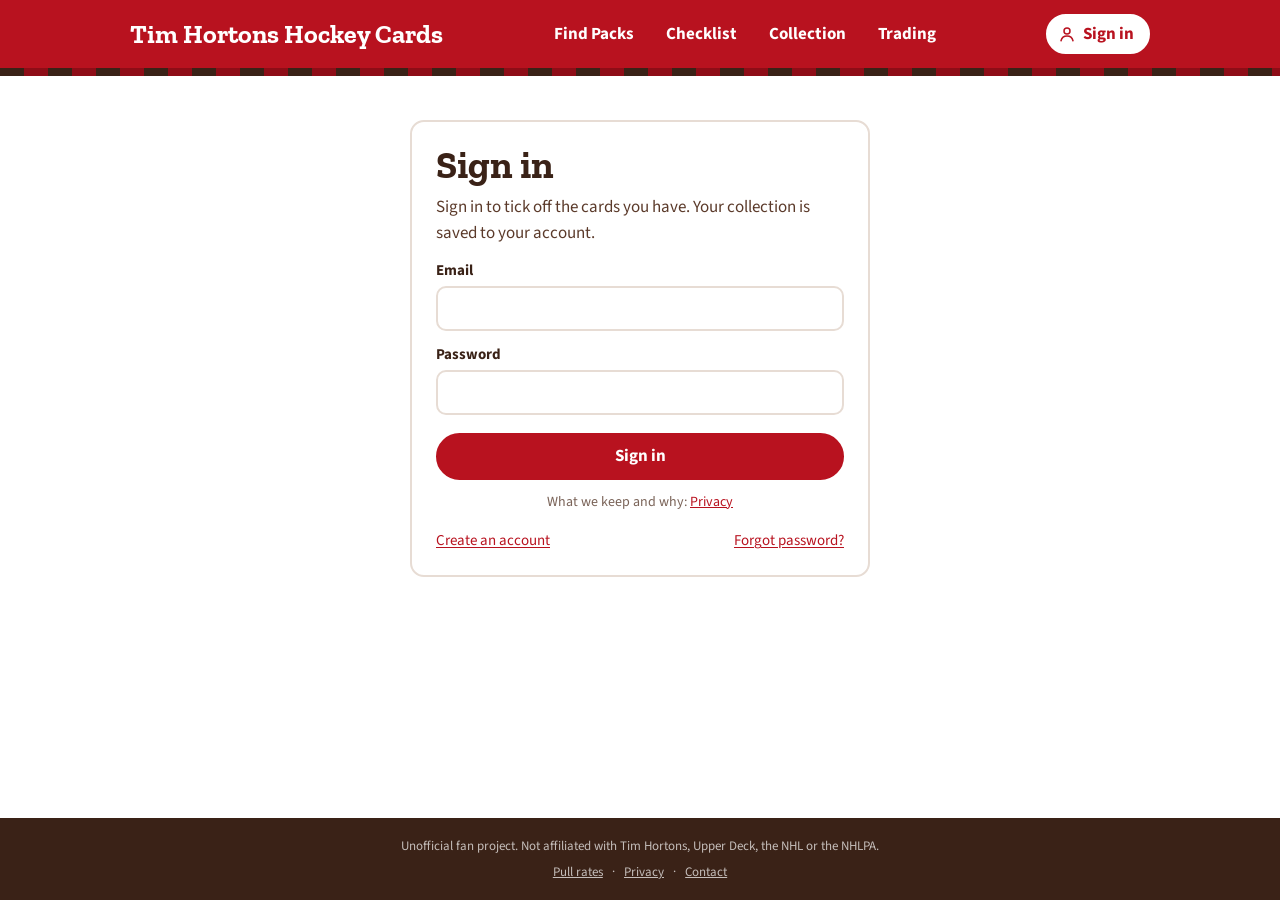
<file: account.html>
<!doctype html>
<html lang="en">
<head>
<meta charset="utf-8">
<meta name="viewport" content="width=device-width, initial-scale=1">
<meta name="google-adsense-account" content="ca-pub-8080880445104035">
<title>Account · Tim Hortons Hockey Cards 2026-27</title>
<meta name="description" content="Sign in to track your collection, or manage your account.">


<link rel="icon" href="data:image/svg+xml,%3Csvg xmlns='http://www.w3.org/2000/svg' viewBox='0 0 32 32'%3E%3Crect x='6' y='3' width='20' height='26' rx='3' fill='%23b3261e'/%3E%3Crect x='9' y='6' width='14' height='14' rx='1' fill='%23fff'/%3E%3C/svg%3E">
<meta name="robots" content="noindex">
<link rel="stylesheet" href="/css/fonts.css?v=594b093624">
<link rel="stylesheet" href="/css/base.css?v=594b093624">
<link rel="stylesheet" href="/css/layout.css?v=594b093624">
<link rel="stylesheet" href="/css/components.css?v=594b093624">
<link rel="stylesheet" href="/css/header-account.css?v=594b093624">
<link rel="stylesheet" href="/css/account.css?v=594b093624">
</head>
<body class="">
<header class="site-header"><div class="bar">
  <a class="brand" href="/"><b>Tim Hortons Hockey Cards</b><small><span class="live-dot" aria-hidden="true"></span>2026-27 Live Stock Availability</small></a>
  <nav class="tabs" aria-label="Pages"><a href="/">Find Packs</a><a href="/checklist">Checklist</a><a href="/collection">Collection</a><a href="/trading">Trading</a></nav>
  <div class="acct" id="acct" data-api-url="https://api.timshockeycards.ca" data-total="234" data-set-prefixes="2026-27-th-base- 2026-27-th-sc- 2026-27-th-fl- 2026-27-th-pp- 2026-27-th-ai- 2026-27-th-aa- 2026-27-th-sk- 2026-27-th-ng- 2026-27-th-po-">
    <a class="signin-link" id="acct-signin" href="/account" aria-current="page"><svg class="ico" viewBox="0 0 24 24" aria-hidden="true"><circle cx="12" cy="8" r="4"/><path d="M4 21c1-4.5 4.2-6.5 8-6.5s7 2 8 6.5"/></svg>Sign in</a>
    <button class="avatar on-page" id="acct-button" type="button" popovertarget="acct-menu" aria-controls="acct-menu" aria-expanded="false" hidden></button>
    <div class="acct-menu" id="acct-menu" popover>
      <div class="who"><small>Signed in as</small><b id="acct-email"></b><p class="mini" id="acct-count"></p></div>
      <nav aria-label="Account"><a href="/account" aria-current="page"><svg class="ico" viewBox="0 0 24 24" aria-hidden="true"><circle cx="12" cy="12" r="3"/><path d="M19.4 15a1.7 1.7 0 0 0 .3 1.8l.1.1a2 2 0 1 1-2.8 2.8l-.1-.1a1.7 1.7 0 0 0-1.8-.3 1.7 1.7 0 0 0-1 1.5V21a2 2 0 1 1-4 0v-.1a1.7 1.7 0 0 0-1.1-1.5 1.7 1.7 0 0 0-1.8.3l-.1.1a2 2 0 1 1-2.8-2.8l.1-.1a1.7 1.7 0 0 0 .3-1.8 1.7 1.7 0 0 0-1.5-1H3a2 2 0 1 1 0-4h.1a1.7 1.7 0 0 0 1.5-1.1 1.7 1.7 0 0 0-.3-1.8l-.1-.1a2 2 0 1 1 2.8-2.8l.1.1a1.7 1.7 0 0 0 1.8.3H9a1.7 1.7 0 0 0 1-1.5V3a2 2 0 1 1 4 0v.1a1.7 1.7 0 0 0 1 1.5 1.7 1.7 0 0 0 1.8-.3l.1-.1a2 2 0 1 1 2.8 2.8l-.1.1a1.7 1.7 0 0 0-.3 1.8V9a1.7 1.7 0 0 0 1.5 1H21a2 2 0 1 1 0 4h-.1a1.7 1.7 0 0 0-1.5 1z"/></svg>Account settings</a></nav>
      <hr>
      <button class="item" id="acct-signout" type="button"><svg class="ico" viewBox="0 0 24 24" aria-hidden="true"><path d="M9 21H5a2 2 0 0 1-2-2V5a2 2 0 0 1 2-2h4M16 17l5-5-5-5M21 12H9"/></svg>Sign out</button>
      <p class="form-error" id="acct-error" role="alert" hidden></p>
    </div>
    <span class="visually-hidden" id="acct-status" role="status"></span>
  </div>
</div></header>
<div class="stripe" aria-hidden="true"></div>
<main class="page account-page">
  <div class="signed-out-wrap" id="acct-out">
    <div class="box auth-panel">
      <p id="out-note" class="ok-note" role="status" hidden></p>
      <form id="account-form" class="acct-form" data-view="login">
        <h1 id="account-title" tabindex="-1">Sign in</h1>
        <p id="account-note" class="note">Sign in to tick off the cards you have. Your collection is saved to your account.</p>
        <p id="account-error" class="form-error" role="alert" hidden></p>
        <label for="account-email">Email</label>
        <input id="account-email" name="email" type="email" autocomplete="email" maxlength="254" required>
        <label for="account-password">Password</label>
        <input id="account-password" name="password" type="password" autocomplete="current-password" maxlength="128" required>
        <p id="account-password-hint" class="field-hint" hidden>8 to 128 characters.</p>
        <button id="account-submit" class="btn primary" type="submit">Sign in</button>
        <p class="field-hint auth-privacy">What we keep and why: <a href="/privacy">Privacy</a></p>
        <p class="popover-links"><button id="account-mode" class="link-button" type="button">Create an account</button><button id="account-forgot" class="link-button" type="button">Forgot password?</button></p>
      </form>
      <form id="forgot-form" class="acct-form" data-view="forgot" hidden>
        <h1 id="forgot-title" tabindex="-1">Reset your password</h1>
        <p class="note">Enter your account's email and we'll send you a link to choose a new password.</p>
        <p id="forgot-error" class="form-error" role="alert" hidden></p>
        <label for="forgot-email">Email</label>
        <input id="forgot-email" name="email" type="email" autocomplete="email" maxlength="254" required>
        <button id="forgot-submit" class="btn primary" type="submit">Send reset link</button>
        <p class="popover-links"><button class="link-button" type="button" data-show="login">Back to sign in</button></p>
      </form>
      <div id="forgot-sent" data-view="forgot-sent" hidden>
        <h1 id="forgot-sent-title" tabindex="-1">Check your email</h1>
        <p class="note">If that address has an account, we've emailed a link. It expires in 1 hour.</p>
        <p class="popover-links"><button class="link-button" type="button" data-show="login">Back to sign in</button></p>
      </div>
    </div>
  </div>
  <div id="acct-in" hidden>
    <h1 id="acct-in-title" tabindex="-1">Your account</h1>
    <p class="acct-lede">Signed in as <b id="acct-in-email"></b>.</p>

    <section class="box sec" id="details" aria-labelledby="details-h">
      <header><h2 id="details-h">Sign-in details</h2></header>
      <p id="change-done" class="ok-note" role="status" hidden></p>
      <dl class="kv"><dt>Email</dt><dd id="details-email"></dd><dt>Password</dt><dd><span aria-hidden="true">••••••••••</span><span class="visually-hidden">Hidden</span></dd></dl>
      <div class="row-actions"><button id="change-open" class="btn small" type="button" aria-expanded="false" aria-controls="change-form">Change password</button></div>
      <form id="change-form" class="inline-form acct-form" hidden>
        <h3 id="change-title" tabindex="-1">Change password</h3>
        <p class="popover-note">You'll stay signed in here; other browsers and devices will be signed out.</p>
        <p id="change-error" class="form-error" role="alert" hidden></p>
        <label for="change-current">Current password</label>
        <input id="change-current" name="current" type="password" autocomplete="current-password" maxlength="128" required>
        <label for="change-new">New password</label>
        <input id="change-new" name="new" type="password" autocomplete="new-password" minlength="8" maxlength="128" required aria-describedby="change-hint">
        <p id="change-hint" class="field-hint">8 to 128 characters.</p>
        <div class="form-buttons"><button id="change-submit" class="btn primary small" type="submit">Change password</button><button id="change-cancel" class="link-button" type="button">Cancel</button></div>
      </form>
    </section>

    <section class="box sec trade" id="trade-profile" aria-labelledby="trade-h">
      <header><h2 id="trade-h">Trade profile</h2><span class="chip-status private" id="tp-chip-private"><svg class="ico" viewBox="0 0 24 24" aria-hidden="true"><rect x="5" y="11" width="14" height="10" rx="2"/><path d="M8 11V8a4 4 0 0 1 8 0v3"/></svg>Private</span><span class="chip-status public" id="tp-chip-public" hidden><span class="dot"></span>Public</span></header>
      <p id="tp-done" class="ok-note" role="status" hidden></p>
      <div id="tp-errors" class="form-error err-summary" role="alert" tabindex="-1" hidden></div>
      <p id="tp-loading" class="sub">Loading your trade profile…</p>
      <div id="tp-body" hidden>
        <div class="preview-link" id="tp-link">
          <p class="pl-text"><small id="tp-link-label">Your profile link</small><b id="tp-link-url"></b></p>
          <div class="row-actions"><button class="btn small" type="button" id="tp-copy"><svg class="ico" viewBox="0 0 24 24" aria-hidden="true"><rect x="8" y="8" width="12" height="12" rx="2"/><path d="M16 8V5a1 1 0 0 0-1-1H5a1 1 0 0 0-1 1v10a1 1 0 0 0 1 1h3"/></svg>Copy</button><button class="btn small icon-only" type="button" id="tp-id-edit" aria-expanded="false" aria-controls="tp-id-editor" aria-label="Change your trade id"><svg class="ico" viewBox="0 0 24 24" aria-hidden="true"><path d="M4 20h4L19 9l-4-4L4 16z"/><path d="m13.5 6.5 4 4"/></svg></button><a class="btn small" id="tp-preview" href="/trading"><svg class="ico" viewBox="0 0 24 24" aria-hidden="true"><path d="M2 12s3.6-7 10-7 10 7 10 7-3.6 7-10 7S2 12 2 12z"/><circle cx="12" cy="12" r="3"/></svg>Preview</a></div>
        </div>
        <div class="id-editor acct-form" id="tp-id-editor" hidden>
          <label for="tp-id">Trade id</label>
          <div class="fx" data-field="id"><span class="pre" aria-hidden="true">…/trading?u=</span><input id="tp-id" name="tradeId" maxlength="8" autocomplete="off" autocapitalize="off" spellcheck="false" aria-describedby="tp-id-msg"></div>
          <p class="fmsg info" id="tp-id-msg" aria-live="polite"></p>
          <div class="form-buttons"><button class="btn primary small" type="button" id="tp-id-save">Save trade id</button><button class="link-button" type="button" id="tp-id-cancel">Cancel</button></div>
        </div>
        <form id="tp-form" class="acct-form tp-form" novalidate>
          <div class="public-block">
          <label class="chk" for="tp-adult"><input type="checkbox" id="tp-adult"><span>I'm 18 or older<small>Needed to turn on a public profile. Under 18? Track your collection; your profile stays private.</small></span></label>
          <p class="fmsg err" id="tp-adult-msg" hidden></p>
          <div class="switch-row" id="tp-switch-row">
            <div class="sw-text"><b id="tp-public-l">Public profile</b><span id="tp-public-text"></span>
              <ul class="visible-list" id="tp-visible" aria-label="Shown when public"><li>Trade id</li><li id="tp-vis-area">Your area</li><li>Collection progress</li><li>Spares (extra copies)</li><li>Wants (missing)</li><li>Contact links</li></ul></div>
            <span class="switch"><input type="checkbox" role="switch" id="tp-public" aria-labelledby="tp-public-l" aria-describedby="tp-public-text"><i aria-hidden="true"></i></span>
          </div>
          </div>
          <label for="tp-fsa">Your area <span class="opt">optional</span></label>
          <div class="area-row"><div class="fx short" data-field="fsa"><input id="tp-fsa" name="fsa" maxlength="3" placeholder="M5V" autocomplete="off" autocapitalize="characters" spellcheck="false" aria-describedby="tp-fsa-msg"></div><button class="btn small locate-area" type="button" id="tp-locate"><svg class="ico" viewBox="0 0 24 24" aria-hidden="true"><path d="M12 21s-7-6.2-7-11.5a7 7 0 0 1 14 0C19 14.8 12 21 12 21z"/><circle cx="12" cy="9.5" r="2.5"/></svg>Use my location</button><span class="shown" id="tp-fsa-shown" hidden></span></div>
          <p class="fmsg info" id="tp-fsa-msg"></p>
          <p class="danger-note unlist-note" id="tp-unlist" hidden><b>Saving unlists you right away:</b> your link will say "This profile isn't available", and people who follow you won't see you until you turn this back on. Your trade id, area and contact links are kept.</p>
          <div class="form-buttons"><button class="btn primary small" type="submit" id="tp-save">Save</button><button class="link-button" type="button" id="tp-cancel" hidden>Cancel</button></div>
        </form>
      </div>
    </section>

    <section class="box sec links" id="external-links" aria-labelledby="links-h">
      <header><h2 id="links-h">Contact links <span class="opt">(optional)</span></h2></header>
      <p class="sub">Visible on your public trade profile page.</p>
      <p id="xl-done" class="ok-note" role="status" hidden></p>
      <div id="xl-errors" class="form-error err-summary" role="alert" tabindex="-1" hidden></div>
      <form id="xl-form" class="acct-form tp-form" novalidate hidden>
        <p class="lg-note">Usernames only: the site builds the links, so a profile can't carry any other link. Add at least one so traders can reach you.</p>
        <div class="contact-grid">
          <div><label for="tp-instagram">Instagram</label><div class="fx" data-field="instagram"><span class="pre" aria-hidden="true">@</span><input id="tp-instagram" name="instagram" placeholder="username" autocomplete="off" autocapitalize="off" spellcheck="false" aria-describedby="tp-instagram-msg"></div><p class="fmsg err" id="tp-instagram-msg" hidden></p></div>
          <div><label for="tp-x">X (Twitter)</label><div class="fx" data-field="x"><span class="pre" aria-hidden="true">@</span><input id="tp-x" name="x" placeholder="username" autocomplete="off" autocapitalize="off" spellcheck="false" aria-describedby="tp-x-msg"></div><p class="fmsg err" id="tp-x-msg" hidden></p></div>
          <div><label for="tp-reddit">Reddit</label><div class="fx" data-field="reddit"><span class="pre" aria-hidden="true">u/</span><input id="tp-reddit" name="reddit" placeholder="username" autocomplete="off" autocapitalize="off" spellcheck="false" aria-describedby="tp-reddit-msg"></div><p class="fmsg err" id="tp-reddit-msg" hidden></p></div>
          <div><label for="tp-facebook">Facebook</label><div class="fx" data-field="facebook"><span class="pre" aria-hidden="true">facebook.com/</span><input id="tp-facebook" name="facebook" placeholder="your.name" autocomplete="off" autocapitalize="off" spellcheck="false" aria-describedby="tp-facebook-msg"></div><p class="fmsg err" id="tp-facebook-msg" hidden></p></div>
        </div>
        <div class="form-buttons"><button class="btn primary small" type="submit" id="xl-save">Save links</button><button class="link-button" type="button" id="xl-cancel" hidden>Cancel</button></div>
      </form>
    </section>

    <section class="box sec" id="privacy" aria-labelledby="privacy-h">
      <header><h2 id="privacy-h">Privacy</h2></header>
      <p class="sub">We keep only what your account needs: your email, a hash of your password, your collection, your sign-ins, your trade profile and who you follow. A public profile shows your trade id, your area if you add it, your collection and your contact links; never your email. No name, no advertising or profiling. What we keep, why, for how long and the sign-in cookie are all on the <a class="text-link" href="/privacy">Privacy</a> page.</p>
    </section>

    <section class="box sec danger" id="danger" aria-labelledby="danger-h">
      <header><h2 id="danger-h">Danger zone</h2></header>
      <p id="danger-error" class="form-error" role="alert" hidden></p>
      <div class="danger-row"><p><b>Sign out</b><span>Signs out this browser. Your collection stays saved.</span></p><button id="signout-button" class="btn small" type="button">Sign out</button></div>
      <div class="danger-row"><p><b>Delete account</b><span>Deletes your account, collection and trade profile for good.</span></p><button id="delete-open" class="btn small danger" type="button" aria-expanded="false" aria-controls="delete-form">Delete account…</button></div>
      <form id="delete-form" class="inline-form acct-form" aria-labelledby="delete-title" hidden>
        <h3 id="delete-title" class="visually-hidden" tabindex="-1">Delete account</h3>
        <p class="danger-note">This permanently deletes your account, your collection and your trade profile. It can't be undone.</p>
        <p id="delete-error" class="form-error" role="alert" hidden></p>
        <label for="delete-password">Password</label>
        <input id="delete-password" name="password" type="password" autocomplete="current-password" maxlength="128" required>
        <div class="form-buttons"><button id="delete-submit" class="btn danger small" type="submit">Delete my account</button><button id="delete-cancel" class="link-button" type="button">Cancel</button></div>
      </form>
    </section>
  </div>
  <p class="toast" id="toast" role="status"></p>
</main>
<footer class="site-footer">Unofficial fan project. Not affiliated with Tim Hortons, Upper Deck, the NHL or the NHLPA.<ul class="footer-links" aria-label="Site links"><li><a href="/pull-rates">Pull rates</a></li><li><a href="/privacy">Privacy</a></li><li><a href="/contact">Contact</a></li></ul></footer>
<script type="module" src="/js/account-page.js?v=594b093624"></script>
<script type="module" src="/js/header-account.js?v=594b093624"></script>
</body>
</html>
</file>
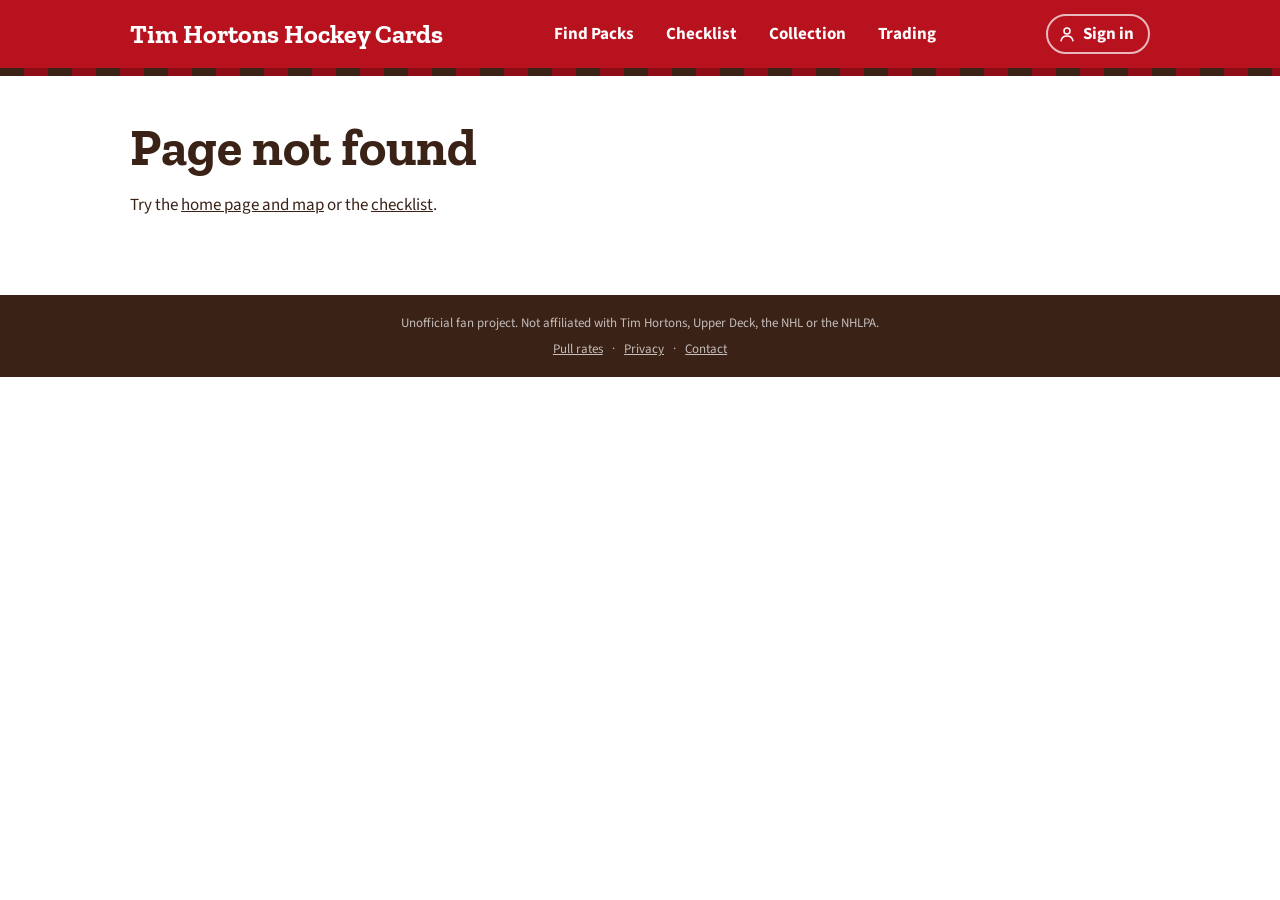
<file: admin.html>
<!doctype html>
<html lang="en">
<head>
<meta charset="utf-8">
<meta name="viewport" content="width=device-width, initial-scale=1">
<meta name="google-adsense-account" content="ca-pub-8080880445104035">
<title>Not found · Tim Hortons Hockey Cards 2026-27</title>
<meta name="description" content="Page not found.">


<link rel="icon" href="data:image/svg+xml,%3Csvg xmlns='http://www.w3.org/2000/svg' viewBox='0 0 32 32'%3E%3Crect x='6' y='3' width='20' height='26' rx='3' fill='%23b3261e'/%3E%3Crect x='9' y='6' width='14' height='14' rx='1' fill='%23fff'/%3E%3C/svg%3E">
<meta name="robots" content="noindex, nofollow">
<link rel="stylesheet" href="/css/fonts.css?v=594b093624">
<link rel="stylesheet" href="/css/base.css?v=594b093624">
<link rel="stylesheet" href="/css/layout.css?v=594b093624">
<link rel="stylesheet" href="/css/components.css?v=594b093624">
<link rel="stylesheet" href="/css/header-account.css?v=594b093624">
<link rel="stylesheet" href="/css/admin.css?v=594b093624">
</head>
<body class="">
<header class="site-header"><div class="bar">
  <a class="brand" href="/"><b>Tim Hortons Hockey Cards</b><small><span class="live-dot" aria-hidden="true"></span>2026-27 Live Stock Availability</small></a>
  <nav class="tabs" aria-label="Pages"><a href="/">Find Packs</a><a href="/checklist">Checklist</a><a href="/collection">Collection</a><a href="/trading">Trading</a></nav>
  <div class="acct" id="acct" data-api-url="https://api.timshockeycards.ca" data-total="234" data-set-prefixes="2026-27-th-base- 2026-27-th-sc- 2026-27-th-fl- 2026-27-th-pp- 2026-27-th-ai- 2026-27-th-aa- 2026-27-th-sk- 2026-27-th-ng- 2026-27-th-po-">
    <a class="signin-link" id="acct-signin" href="/account"><svg class="ico" viewBox="0 0 24 24" aria-hidden="true"><circle cx="12" cy="8" r="4"/><path d="M4 21c1-4.5 4.2-6.5 8-6.5s7 2 8 6.5"/></svg>Sign in</a>
    <button class="avatar" id="acct-button" type="button" popovertarget="acct-menu" aria-controls="acct-menu" aria-expanded="false" hidden></button>
    <div class="acct-menu" id="acct-menu" popover>
      <div class="who"><small>Signed in as</small><b id="acct-email"></b><p class="mini" id="acct-count"></p></div>
      <nav aria-label="Account"><a href="/account"><svg class="ico" viewBox="0 0 24 24" aria-hidden="true"><circle cx="12" cy="12" r="3"/><path d="M19.4 15a1.7 1.7 0 0 0 .3 1.8l.1.1a2 2 0 1 1-2.8 2.8l-.1-.1a1.7 1.7 0 0 0-1.8-.3 1.7 1.7 0 0 0-1 1.5V21a2 2 0 1 1-4 0v-.1a1.7 1.7 0 0 0-1.1-1.5 1.7 1.7 0 0 0-1.8.3l-.1.1a2 2 0 1 1-2.8-2.8l.1-.1a1.7 1.7 0 0 0 .3-1.8 1.7 1.7 0 0 0-1.5-1H3a2 2 0 1 1 0-4h.1a1.7 1.7 0 0 0 1.5-1.1 1.7 1.7 0 0 0-.3-1.8l-.1-.1a2 2 0 1 1 2.8-2.8l.1.1a1.7 1.7 0 0 0 1.8.3H9a1.7 1.7 0 0 0 1-1.5V3a2 2 0 1 1 4 0v.1a1.7 1.7 0 0 0 1 1.5 1.7 1.7 0 0 0 1.8-.3l.1-.1a2 2 0 1 1 2.8 2.8l-.1.1a1.7 1.7 0 0 0-.3 1.8V9a1.7 1.7 0 0 0 1.5 1H21a2 2 0 1 1 0 4h-.1a1.7 1.7 0 0 0-1.5 1z"/></svg>Account settings</a></nav>
      <hr>
      <button class="item" id="acct-signout" type="button"><svg class="ico" viewBox="0 0 24 24" aria-hidden="true"><path d="M9 21H5a2 2 0 0 1-2-2V5a2 2 0 0 1 2-2h4M16 17l5-5-5-5M21 12H9"/></svg>Sign out</button>
      <p class="form-error" id="acct-error" role="alert" hidden></p>
    </div>
    <span class="visually-hidden" id="acct-status" role="status"></span>
  </div>
</div></header>
<div class="stripe" aria-hidden="true"></div>
<main class="page admin-page" id="admin" hidden>
  <div class="admin-head">
    <h1>Site metrics</h1>
    <p class="as-of" id="as-of"></p>
  </div>
  <p class="admin-empty" id="admin-empty" role="status" hidden></p>
  <div class="kpis">
    <div class="kpi"><small>Accounts</small><b id="k-accounts"></b><span id="k-accounts-sub"></span></div>
    <div class="kpi"><small>New today</small><b id="k-today"></b><span id="k-today-sub"></span></div>
    <div class="kpi"><small>New, last 7 days</small><b id="k-week"></b><span id="k-week-sub"></span></div>
    <div class="kpi"><small>Avg per day</small><b id="k-avg"></b><span id="k-avg-sub"></span></div>
  </div>
  <div class="chart-grid" id="admin-charts" hidden>
    <section class="box sec"><header><h2>Signups per day</h2></header><div class="chart-host" id="c-signups"></div></section>
    <section class="box sec"><header><h2>Total accounts</h2></header><div class="chart-host" id="c-total"></div></section>
  </div>
</main>
<div id="nf" hidden><main class="page"><h1>Page not found</h1><p>Try the <a href="/">home page and map</a> or the <a href="/checklist">checklist</a>.</p></main></div>
<footer class="site-footer">Unofficial fan project. Not affiliated with Tim Hortons, Upper Deck, the NHL or the NHLPA.<ul class="footer-links" aria-label="Site links"><li><a href="/pull-rates">Pull rates</a></li><li><a href="/privacy">Privacy</a></li><li><a href="/contact">Contact</a></li></ul></footer>
<script type="module" src="/js/admin.js?v=594b093624"></script>
<script type="module" src="/js/header-account.js?v=594b093624"></script>
</body>
</html>
</file>
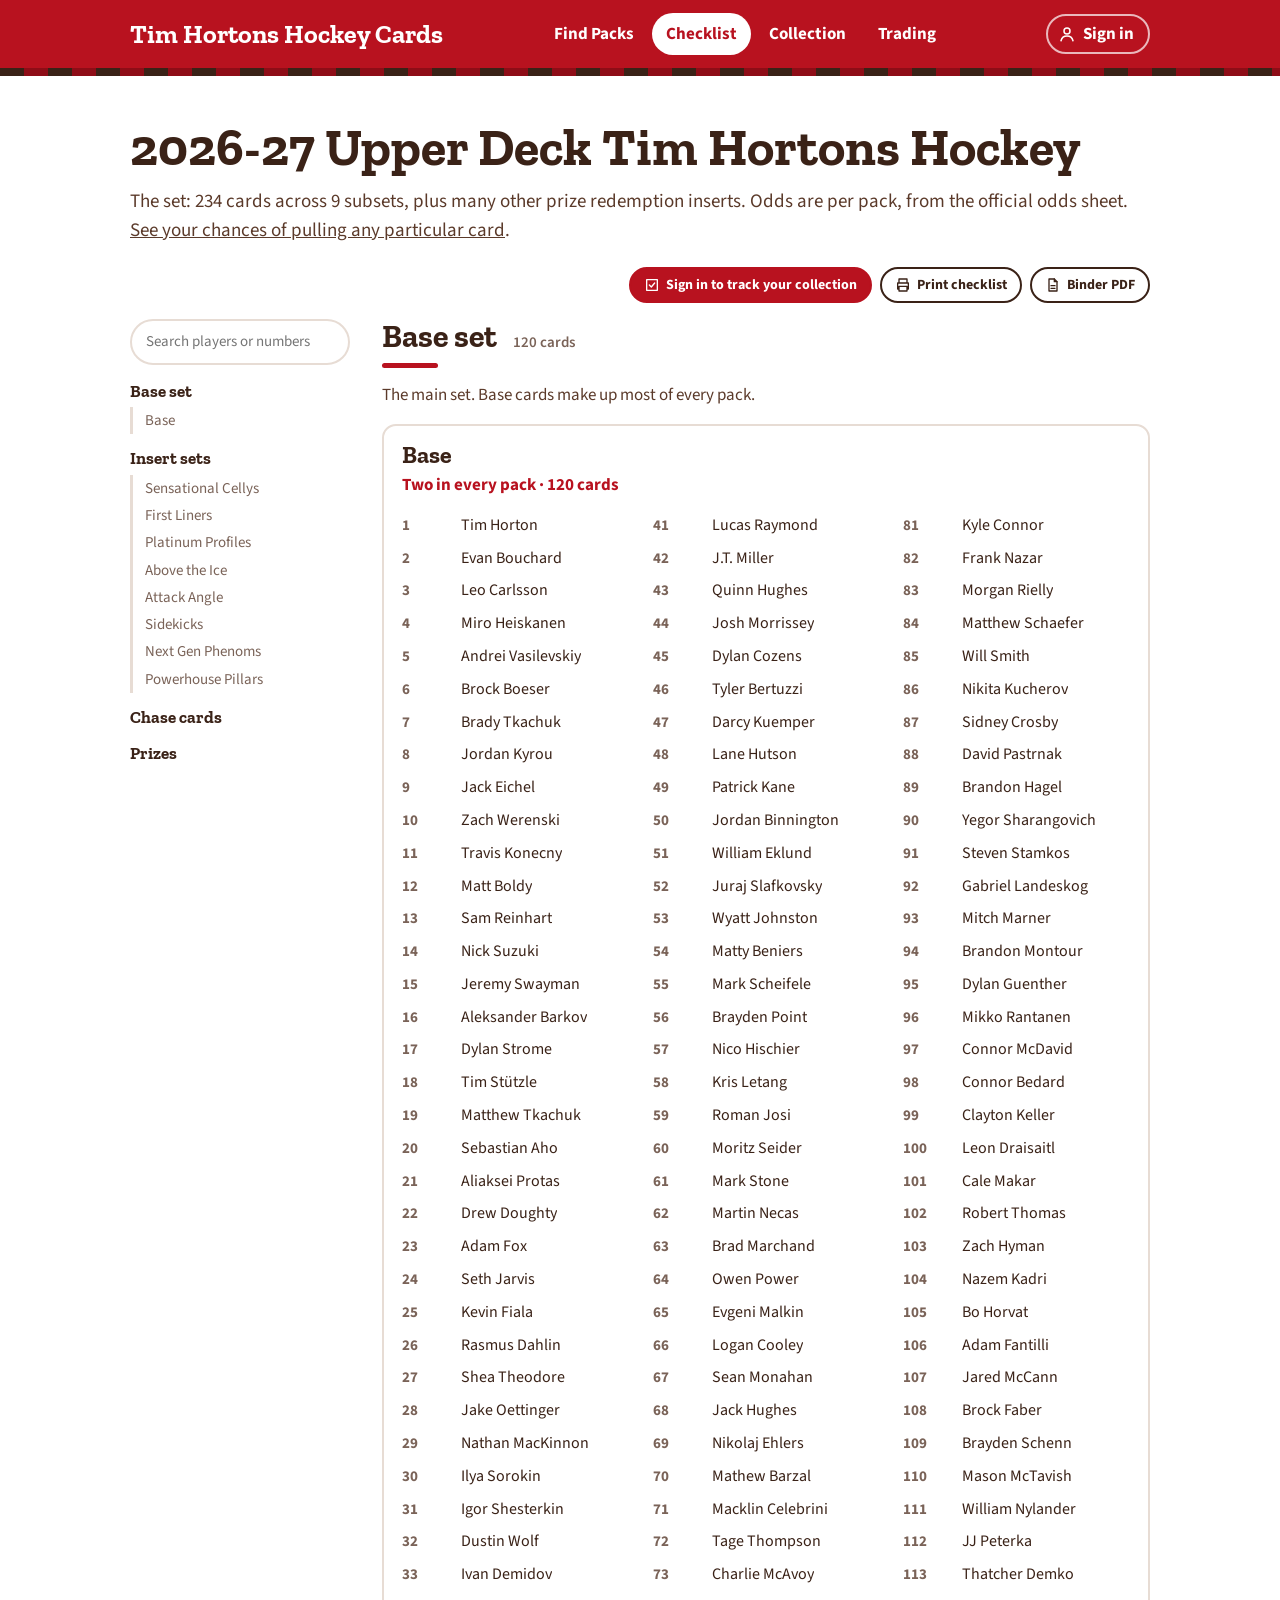
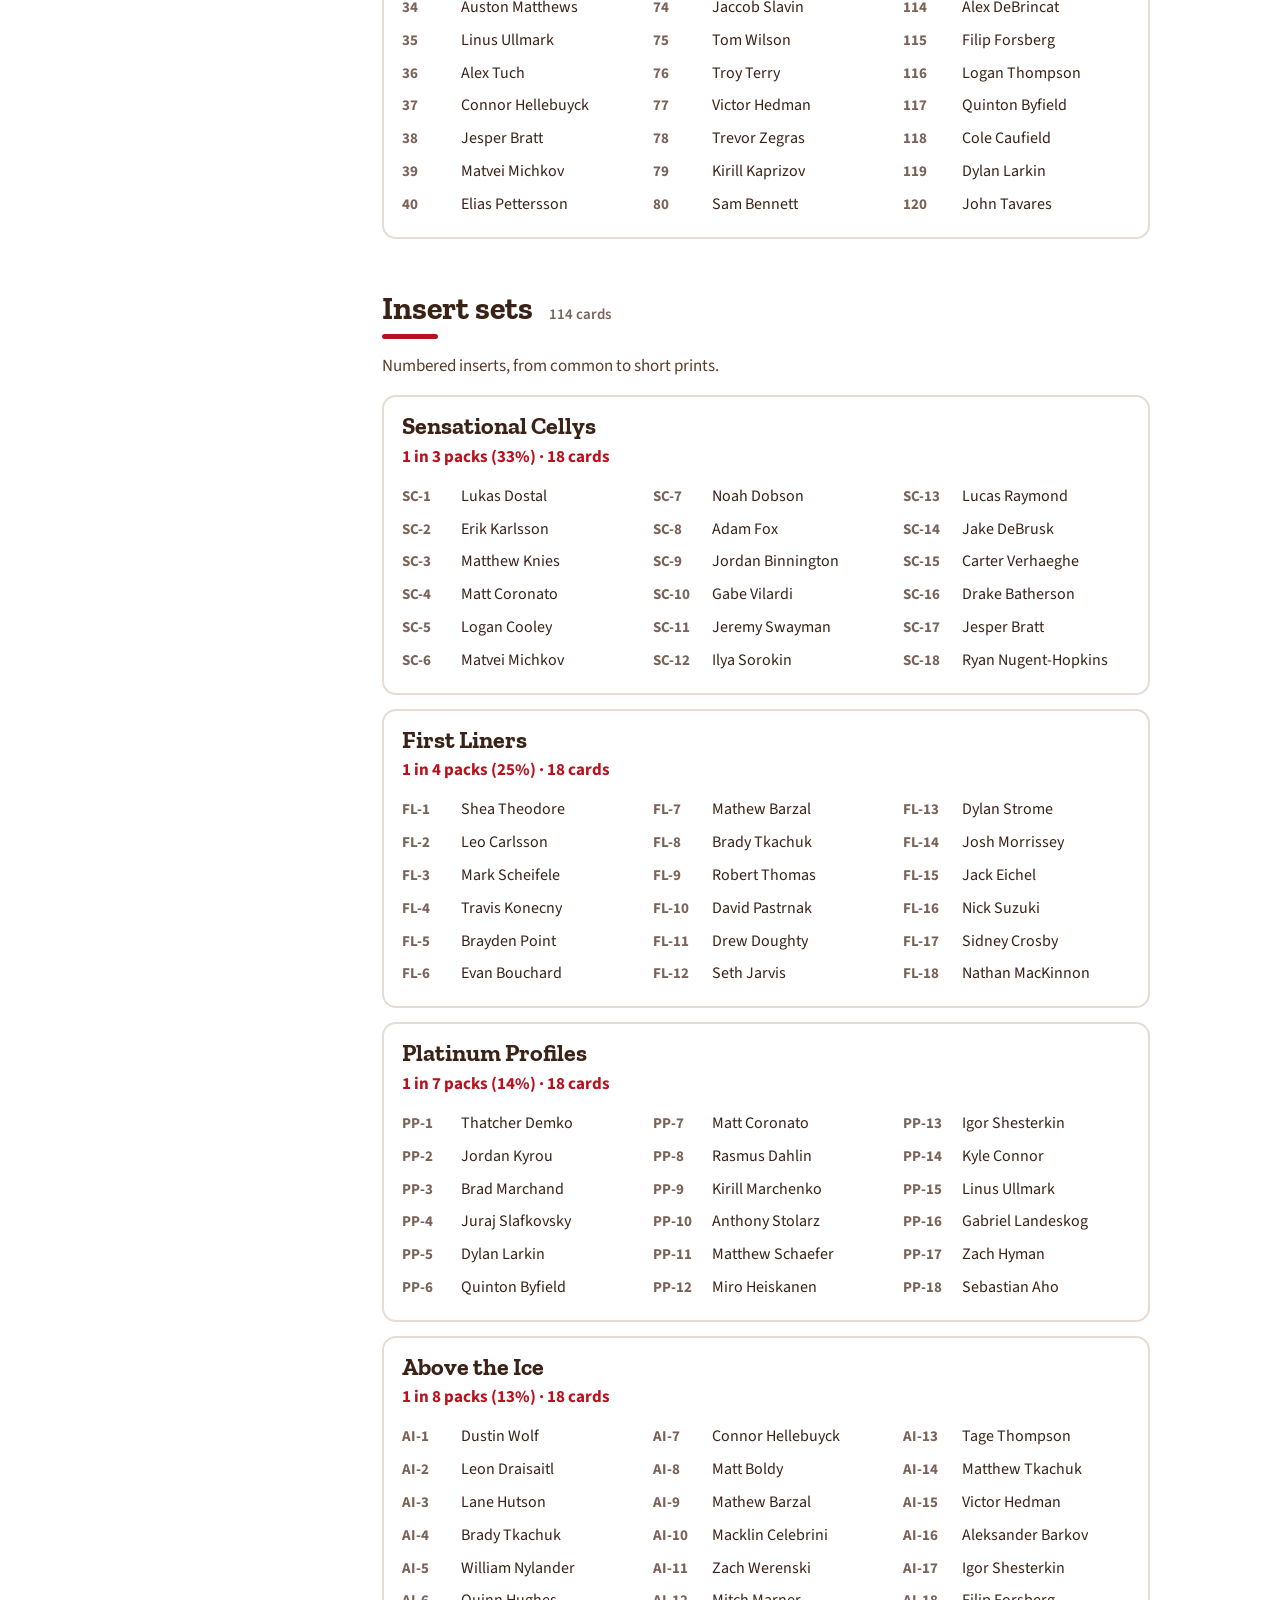
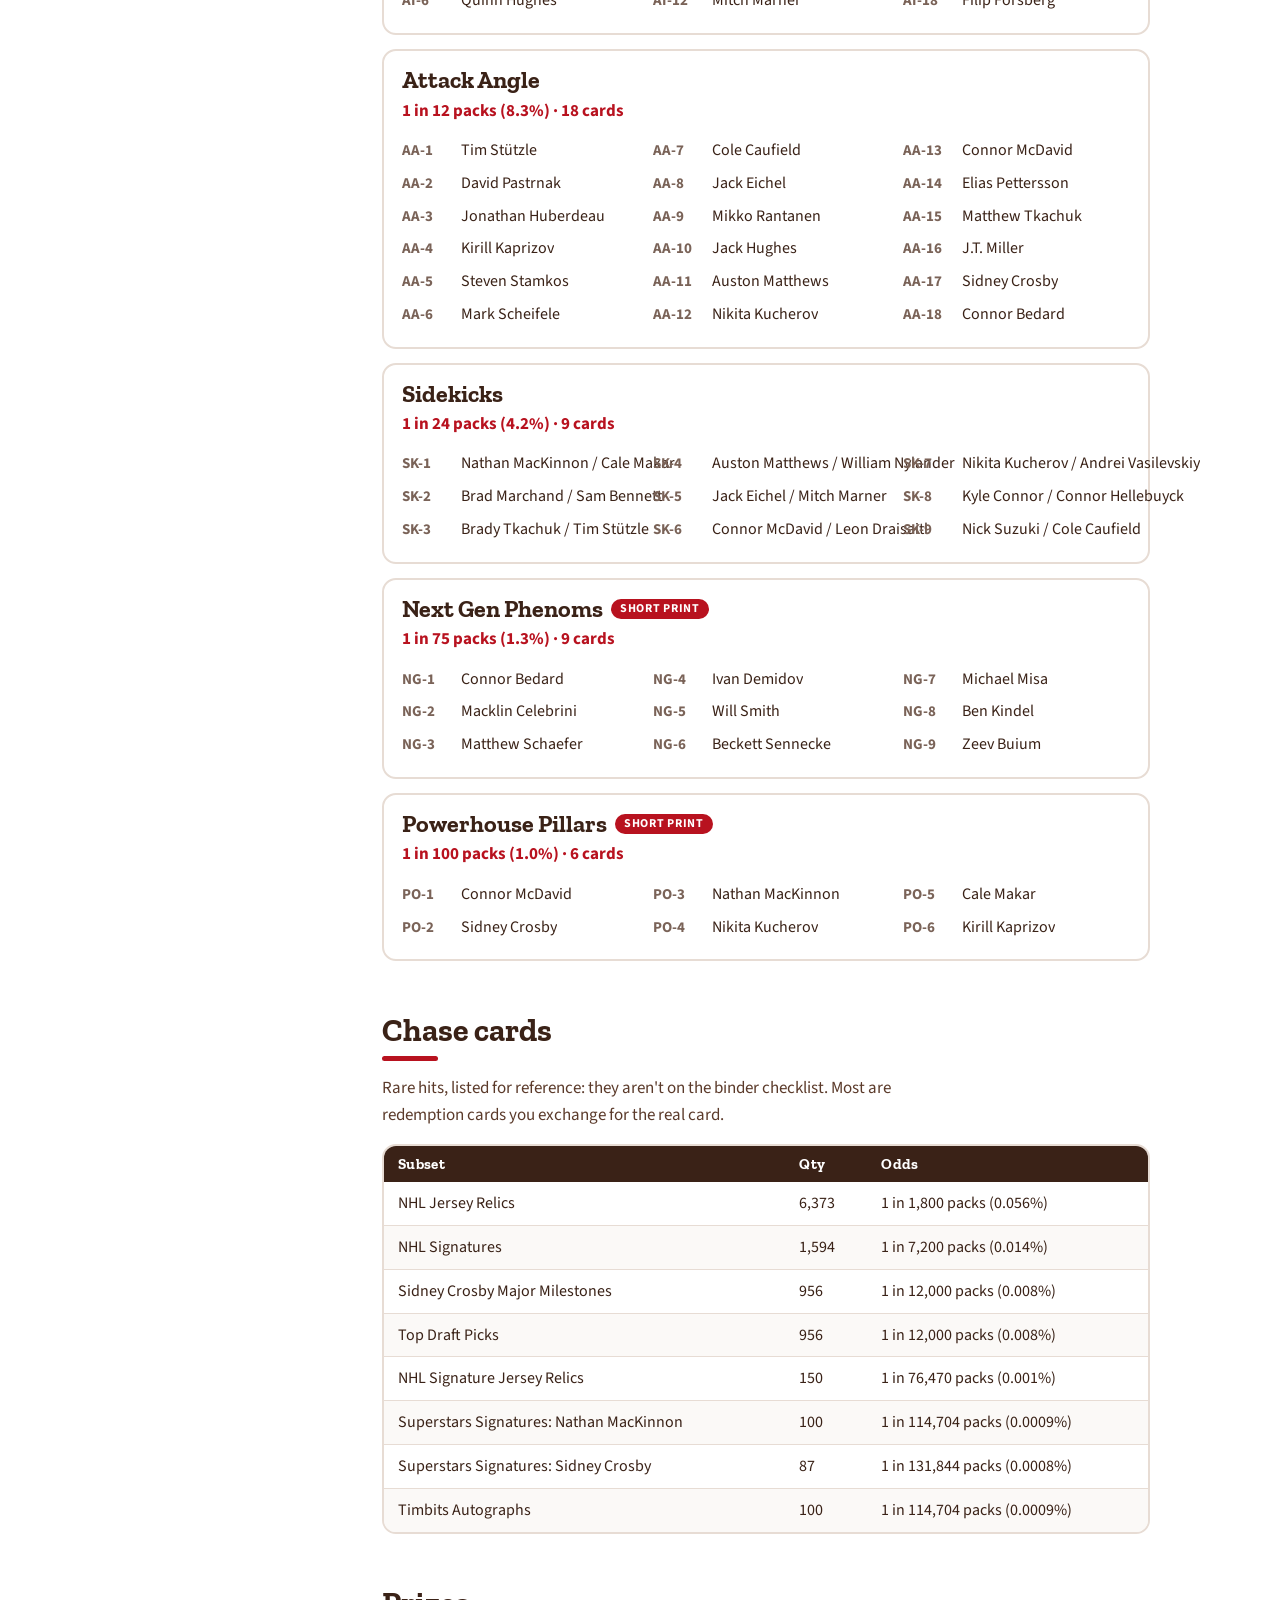
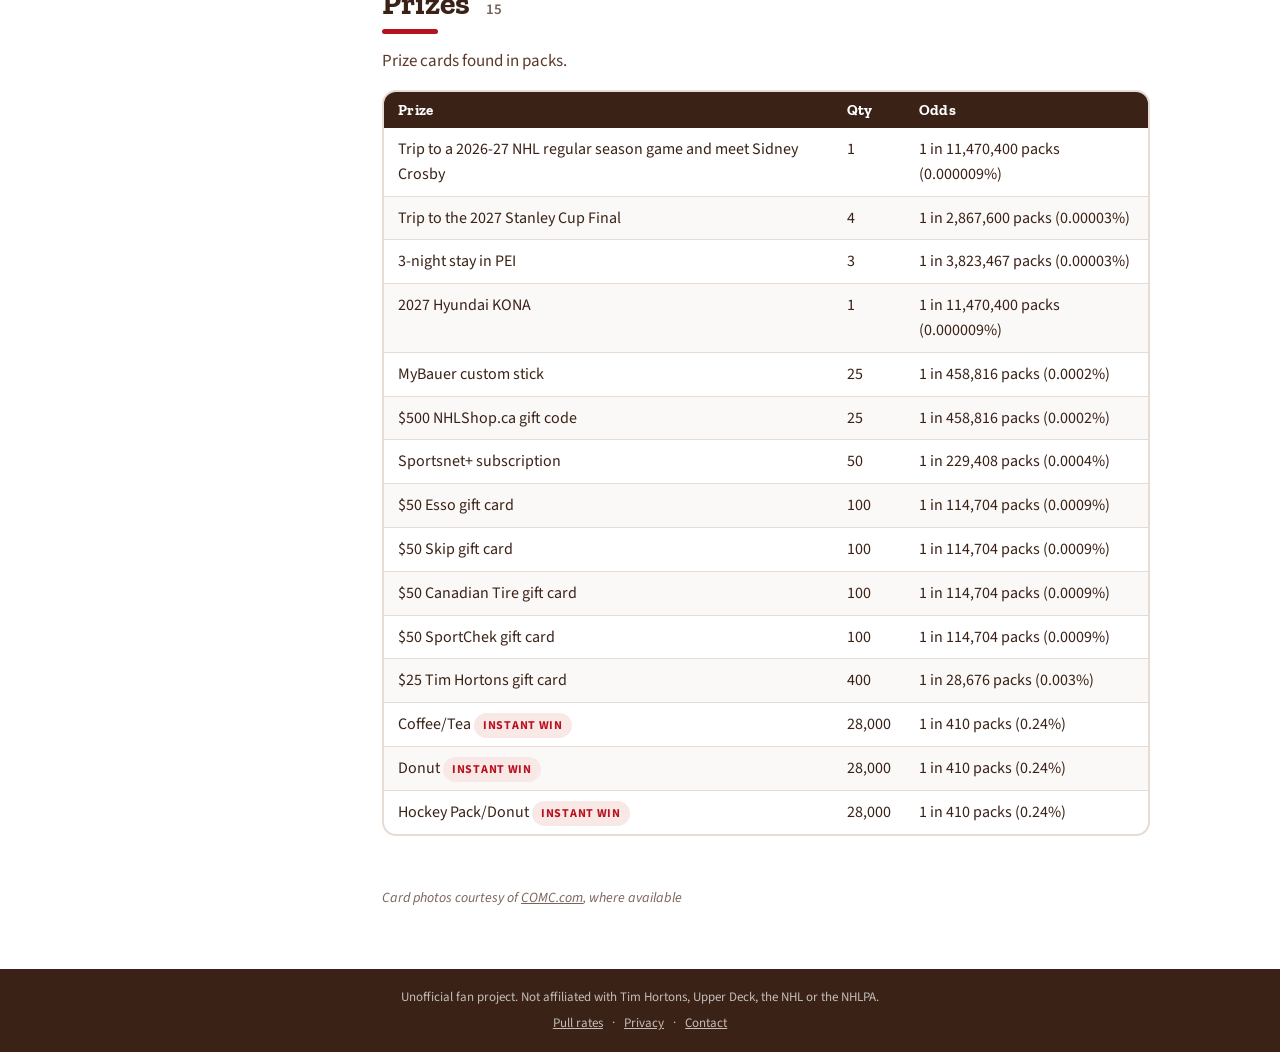
<file: checklist.html>
<!doctype html>
<html lang="en">
<head>
<meta charset="utf-8">
<meta name="viewport" content="width=device-width, initial-scale=1">
<meta name="google-adsense-account" content="ca-pub-8080880445104035">
<title>Checklist · Tim Hortons Hockey Cards 2026-27</title>
<meta name="description" content="Full checklist for 2026-27 Upper Deck Tim Hortons Hockey: base set, inserts, autographs and relics, with pack odds.">
<link rel="canonical" href="https://timshockeycards.ca/checklist">
<meta property="og:type" content="website">
<meta property="og:site_name" content="Tim Hortons Hockey Cards 2026-27">
<meta property="og:title" content="Checklist · Tim Hortons Hockey Cards 2026-27">
<meta property="og:description" content="Full checklist for 2026-27 Upper Deck Tim Hortons Hockey: base set, inserts, autographs and relics, with pack odds.">
<meta property="og:url" content="https://timshockeycards.ca/checklist">
<meta property="og:image" content="https://timshockeycards.ca/social-card.png">
<meta property="og:image:width" content="1200">
<meta property="og:image:height" content="630">
<meta name="twitter:card" content="summary_large_image">
<meta name="twitter:title" content="Checklist · Tim Hortons Hockey Cards 2026-27">
<meta name="twitter:description" content="Full checklist for 2026-27 Upper Deck Tim Hortons Hockey: base set, inserts, autographs and relics, with pack odds.">
<meta name="twitter:image" content="https://timshockeycards.ca/social-card.png">

<link rel="icon" href="data:image/svg+xml,%3Csvg xmlns='http://www.w3.org/2000/svg' viewBox='0 0 32 32'%3E%3Crect x='6' y='3' width='20' height='26' rx='3' fill='%23b3261e'/%3E%3Crect x='9' y='6' width='14' height='14' rx='1' fill='%23fff'/%3E%3C/svg%3E">
<link rel="stylesheet" href="/css/fonts.css?v=594b093624">
<link rel="stylesheet" href="/css/base.css?v=594b093624">
<link rel="stylesheet" href="/css/layout.css?v=594b093624">
<link rel="stylesheet" href="/css/components.css?v=594b093624">
<link rel="stylesheet" href="/css/header-account.css?v=594b093624">
<link rel="stylesheet" href="/css/checklist.css?v=594b093624">
<link rel="stylesheet" href="/css/print.css?v=594b093624">
</head>
<body class="">
<header class="site-header"><div class="bar">
  <a class="brand" href="/"><b>Tim Hortons Hockey Cards</b><small><span class="live-dot" aria-hidden="true"></span>2026-27 Live Stock Availability</small></a>
  <nav class="tabs" aria-label="Pages"><a href="/">Find Packs</a><a href="/checklist" aria-current="page">Checklist</a><a href="/collection">Collection</a><a href="/trading">Trading</a></nav>
  <div class="acct" id="acct" data-api-url="https://api.timshockeycards.ca" data-total="234" data-set-prefixes="2026-27-th-base- 2026-27-th-sc- 2026-27-th-fl- 2026-27-th-pp- 2026-27-th-ai- 2026-27-th-aa- 2026-27-th-sk- 2026-27-th-ng- 2026-27-th-po-">
    <a class="signin-link" id="acct-signin" href="/account?next=/checklist"><svg class="ico" viewBox="0 0 24 24" aria-hidden="true"><circle cx="12" cy="8" r="4"/><path d="M4 21c1-4.5 4.2-6.5 8-6.5s7 2 8 6.5"/></svg>Sign in</a>
    <button class="avatar" id="acct-button" type="button" popovertarget="acct-menu" aria-controls="acct-menu" aria-expanded="false" hidden></button>
    <div class="acct-menu" id="acct-menu" popover>
      <div class="who"><small>Signed in as</small><b id="acct-email"></b><p class="mini" id="acct-count"></p></div>
      <nav aria-label="Account"><a href="/account"><svg class="ico" viewBox="0 0 24 24" aria-hidden="true"><circle cx="12" cy="12" r="3"/><path d="M19.4 15a1.7 1.7 0 0 0 .3 1.8l.1.1a2 2 0 1 1-2.8 2.8l-.1-.1a1.7 1.7 0 0 0-1.8-.3 1.7 1.7 0 0 0-1 1.5V21a2 2 0 1 1-4 0v-.1a1.7 1.7 0 0 0-1.1-1.5 1.7 1.7 0 0 0-1.8.3l-.1.1a2 2 0 1 1-2.8-2.8l.1-.1a1.7 1.7 0 0 0 .3-1.8 1.7 1.7 0 0 0-1.5-1H3a2 2 0 1 1 0-4h.1a1.7 1.7 0 0 0 1.5-1.1 1.7 1.7 0 0 0-.3-1.8l-.1-.1a2 2 0 1 1 2.8-2.8l.1.1a1.7 1.7 0 0 0 1.8.3H9a1.7 1.7 0 0 0 1-1.5V3a2 2 0 1 1 4 0v.1a1.7 1.7 0 0 0 1 1.5 1.7 1.7 0 0 0 1.8-.3l.1-.1a2 2 0 1 1 2.8 2.8l-.1.1a1.7 1.7 0 0 0-.3 1.8V9a1.7 1.7 0 0 0 1.5 1H21a2 2 0 1 1 0 4h-.1a1.7 1.7 0 0 0-1.5 1z"/></svg>Account settings</a></nav>
      <hr>
      <button class="item" id="acct-signout" type="button"><svg class="ico" viewBox="0 0 24 24" aria-hidden="true"><path d="M9 21H5a2 2 0 0 1-2-2V5a2 2 0 0 1 2-2h4M16 17l5-5-5-5M21 12H9"/></svg>Sign out</button>
      <p class="form-error" id="acct-error" role="alert" hidden></p>
    </div>
    <span class="visually-hidden" id="acct-status" role="status"></span>
  </div>
</div></header>
<div class="stripe" aria-hidden="true"></div>
<main class="page checklist" id="top" data-photo="/img/photo-unavailable.svg" data-photo-alt="Photo unavailable">
  <div class="intro">
    <h1>2026-27 Upper Deck Tim Hortons Hockey</h1>
    <p class="lede">The set: 234 cards across 9 subsets, plus many other prize redemption inserts. Odds are per pack, from the official odds sheet. <a href="/pull-rates">See your chances of pulling any particular card</a>.</p>
    <p id="account-msg" class="account-msg" role="status"></p>
    <div class="page-actions"><a class="btn small primary" id="coll-link" href="/account?next=/checklist"><svg class="ico" viewBox="0 0 24 24" aria-hidden="true"><path d="M4 4h16v16H4z"/><path d="m8 12 3 3 5-6"/></svg><span id="coll-link-label">Sign in to track your collection</span><span class="btn-count" id="coll-link-count" hidden></span></a><button id="print-checklist" class="btn small" type="button"><svg class="ico" viewBox="0 0 24 24" aria-hidden="true"><path d="M6 9V3h12v6M6 18H4V9h16v9h-2M6 14h12v7H6z"/></svg><span id="print-label">Print checklist</span></button><a class="btn small" href="/binder-checklist-2026-27.pdf" target="_blank" rel="noopener" aria-label="Binder PDF: scan of the official binder checklist (opens in a new tab)"><svg class="ico" viewBox="0 0 24 24" aria-hidden="true"><path d="M14 3H6v18h12V7z"/><path d="M14 3v4h4M9 13h6M9 17h6"/></svg>Binder PDF</a></div>
  </div>
  <div class="checklist-layout">
    <nav class="toc" aria-label="Sections"><input id="q" type="search" placeholder="Search players or numbers" aria-label="Search the checklist"><details class="mobile-toc"><summary><svg class="ico" viewBox="0 0 24 24" aria-hidden="true"><path d="M4 6h16M4 12h10M4 18h13"/></svg><span>Sections</span></summary><ul><li><a href="#base-set">Base set</a><ul><li><a href="#base">Base</a></li></ul></li><li><a href="#inserts">Insert sets</a><ul><li><a href="#sc">Sensational Cellys</a></li><li><a href="#fl">First Liners</a></li><li><a href="#pp">Platinum Profiles</a></li><li><a href="#ai">Above the Ice</a></li><li><a href="#aa">Attack Angle</a></li><li><a href="#sk">Sidekicks</a></li><li><a href="#ng">Next Gen Phenoms</a></li><li><a href="#po">Powerhouse Pillars</a></li></ul></li><li><a href="#chase">Chase cards</a></li><li><a href="#prizes">Prizes</a></li></ul></details><ul class="desktop-toc"><li><a href="#base-set">Base set</a><ul><li><a href="#base">Base</a></li></ul></li><li><a href="#inserts">Insert sets</a><ul><li><a href="#sc">Sensational Cellys</a></li><li><a href="#fl">First Liners</a></li><li><a href="#pp">Platinum Profiles</a></li><li><a href="#ai">Above the Ice</a></li><li><a href="#aa">Attack Angle</a></li><li><a href="#sk">Sidekicks</a></li><li><a href="#ng">Next Gen Phenoms</a></li><li><a href="#po">Powerhouse Pillars</a></li></ul></li><li><a href="#chase">Chase cards</a></li><li><a href="#prizes">Prizes</a></li></ul></nav>
    <div class="sections">
      <h2 class="print-title" id="print-title"></h2>
      <div class="filter-bar" id="filter-bar">
        <div class="filter" role="group" aria-label="Show"><button type="button" data-filter="all" aria-pressed="true"><b data-count="all">234</b><span>All</span></button><button type="button" data-filter="collected" aria-pressed="false"><b data-count="collected">0</b><span>Collected</span></button><button type="button" data-filter="missing" aria-pressed="false"><b data-count="missing">234</b><span>Missing</span></button><button type="button" data-filter="extras" aria-pressed="false"><b data-count="extras">0</b><span>Extras</span></button></div>
        <p class="filter-note" id="filter-note" role="status"></p>
      </div>
<section class="group" id="base-set">
  <h2>Base set <span class="count" data-progress data-total="120">120 cards</span></h2>
  <p class="blurb">The main set. Base cards make up most of every pack.</p>
  <section class="subset box" id="base">
  <header><h3>Base</h3><span class="subset-count" data-progress data-total="120"></span></header>
  <p class="odds">Two in every pack · 120 cards</p>
  <ol class="cards"><li data-card-id="2026-27-th-base-1" data-photo="/img/cards/base-1.jpg?v=9c080fc2" data-photo-alt="Tim Horton (2026-27 Upper Deck Tim Hortons Collector&#39;s Series - [Base] #1)" data-q="1 tim horton "><label class="hit"><input type="checkbox" class="own" aria-label="1 Tim Horton, Base"></label><span class="no">1</span><span class="who"><button type="button" class="card-open" aria-haspopup="dialog" aria-controls="extras-popover" aria-expanded="false">Tim Horton</button></span></li><li data-card-id="2026-27-th-base-2" data-photo="/img/cards/base-2.jpg?v=5bb66bd8" data-photo-alt="Evan Bouchard (2026-27 Upper Deck Tim Hortons Collector&#39;s Series - [Base] #2)" data-q="2 evan bouchard "><label class="hit"><input type="checkbox" class="own" aria-label="2 Evan Bouchard, Base"></label><span class="no">2</span><span class="who"><button type="button" class="card-open" aria-haspopup="dialog" aria-controls="extras-popover" aria-expanded="false">Evan Bouchard</button></span></li><li data-card-id="2026-27-th-base-3" data-photo="https://img.comc.com/i/Hockey/2026-27/Upper-Deck-Tim-Hortons-Collectors-Series---Base/3/Leo-Carlsson.jpg?id=cd3174cd-37fe-4894-816c-01be5e3c0fd2&amp;size=bigthumb" data-photo-alt="Leo Carlsson (2026-27 Upper Deck Tim Hortons Collector&#39;s Series - [Base] #3) - Courtesy of COMC.com" data-q="3 leo carlsson "><label class="hit"><input type="checkbox" class="own" aria-label="3 Leo Carlsson, Base"></label><span class="no">3</span><span class="who"><button type="button" class="card-open" aria-haspopup="dialog" aria-controls="extras-popover" aria-expanded="false">Leo Carlsson</button></span></li><li data-card-id="2026-27-th-base-4" data-photo="/img/cards/base-4.jpg?v=ca2c5fff" data-photo-alt="Miro Heiskanen (2026-27 Upper Deck Tim Hortons Collector&#39;s Series - [Base] #4)" data-q="4 miro heiskanen "><label class="hit"><input type="checkbox" class="own" aria-label="4 Miro Heiskanen, Base"></label><span class="no">4</span><span class="who"><button type="button" class="card-open" aria-haspopup="dialog" aria-controls="extras-popover" aria-expanded="false">Miro Heiskanen</button></span></li><li data-card-id="2026-27-th-base-5" data-photo="https://img.comc.com/i/Hockey/2026-27/Upper-Deck-Tim-Hortons-Collectors-Series---Base/5/Andrei-Vasilevskiy.jpg?id=2bf32d1a-5576-49ba-aec4-be0113ad56f1&amp;size=bigthumb" data-photo-alt="Andrei Vasilevskiy (2026-27 Upper Deck Tim Hortons Collector&#39;s Series - [Base] #5) - Courtesy of COMC.com" data-q="5 andrei vasilevskiy "><label class="hit"><input type="checkbox" class="own" aria-label="5 Andrei Vasilevskiy, Base"></label><span class="no">5</span><span class="who"><button type="button" class="card-open" aria-haspopup="dialog" aria-controls="extras-popover" aria-expanded="false">Andrei Vasilevskiy</button></span></li><li data-card-id="2026-27-th-base-6" data-photo="https://img.comc.com/i/Hockey/2026-27/Upper-Deck-Tim-Hortons-Collectors-Series---Base/6/Brock-Boeser.jpg?id=f0bc51ae-152a-46f7-9699-26a3bd500594&amp;size=bigthumb" data-photo-alt="Brock Boeser (2026-27 Upper Deck Tim Hortons Collector&#39;s Series - [Base] #6) - Courtesy of COMC.com" data-q="6 brock boeser "><label class="hit"><input type="checkbox" class="own" aria-label="6 Brock Boeser, Base"></label><span class="no">6</span><span class="who"><button type="button" class="card-open" aria-haspopup="dialog" aria-controls="extras-popover" aria-expanded="false">Brock Boeser</button></span></li><li data-card-id="2026-27-th-base-7" data-photo="https://img.comc.com/i/Hockey/2026-27/Upper-Deck-Tim-Hortons-Collectors-Series---Base/7/Brady-Tkachuk.jpg?id=f64c92ef-c05d-4122-a094-77bef496f029&amp;size=bigthumb" data-photo-alt="Brady Tkachuk (2026-27 Upper Deck Tim Hortons Collector&#39;s Series - [Base] #7) - Courtesy of COMC.com" data-q="7 brady tkachuk "><label class="hit"><input type="checkbox" class="own" aria-label="7 Brady Tkachuk, Base"></label><span class="no">7</span><span class="who"><button type="button" class="card-open" aria-haspopup="dialog" aria-controls="extras-popover" aria-expanded="false">Brady Tkachuk</button></span></li><li data-card-id="2026-27-th-base-8" data-photo="/img/cards/base-8.jpg?v=78e4fe07" data-photo-alt="Jordan Kyrou (2026-27 Upper Deck Tim Hortons Collector&#39;s Series - [Base] #8)" data-q="8 jordan kyrou "><label class="hit"><input type="checkbox" class="own" aria-label="8 Jordan Kyrou, Base"></label><span class="no">8</span><span class="who"><button type="button" class="card-open" aria-haspopup="dialog" aria-controls="extras-popover" aria-expanded="false">Jordan Kyrou</button></span></li><li data-card-id="2026-27-th-base-9" data-photo="/img/cards/base-9.jpg?v=ab802b01" data-photo-alt="Jack Eichel (2026-27 Upper Deck Tim Hortons Collector&#39;s Series - [Base] #9)" data-q="9 jack eichel "><label class="hit"><input type="checkbox" class="own" aria-label="9 Jack Eichel, Base"></label><span class="no">9</span><span class="who"><button type="button" class="card-open" aria-haspopup="dialog" aria-controls="extras-popover" aria-expanded="false">Jack Eichel</button></span></li><li data-card-id="2026-27-th-base-10" data-photo="https://img.comc.com/i/Hockey/2026-27/Upper-Deck-Tim-Hortons-Collectors-Series---Base/10/Zach-Werenski.jpg?id=9394ff56-7e55-4c1e-acf5-452cdf551957&amp;size=bigthumb" data-photo-alt="Zach Werenski (2026-27 Upper Deck Tim Hortons Collector&#39;s Series - [Base] #10) - Courtesy of COMC.com" data-q="10 zach werenski "><label class="hit"><input type="checkbox" class="own" aria-label="10 Zach Werenski, Base"></label><span class="no">10</span><span class="who"><button type="button" class="card-open" aria-haspopup="dialog" aria-controls="extras-popover" aria-expanded="false">Zach Werenski</button></span></li><li data-card-id="2026-27-th-base-11" data-photo="/img/cards/base-11.jpg?v=f7740911" data-photo-alt="Travis Konecny (2026-27 Upper Deck Tim Hortons Collector&#39;s Series - [Base] #11)" data-q="11 travis konecny "><label class="hit"><input type="checkbox" class="own" aria-label="11 Travis Konecny, Base"></label><span class="no">11</span><span class="who"><button type="button" class="card-open" aria-haspopup="dialog" aria-controls="extras-popover" aria-expanded="false">Travis Konecny</button></span></li><li data-card-id="2026-27-th-base-12" data-photo="https://img.comc.com/i/Hockey/2026-27/Upper-Deck-Tim-Hortons-Collectors-Series---Base/12/Matt-Boldy.jpg?id=db06421a-c5f4-4f6f-93b8-51bd196b03a3&amp;size=bigthumb" data-photo-alt="Matt Boldy (2026-27 Upper Deck Tim Hortons Collector&#39;s Series - [Base] #12) - Courtesy of COMC.com" data-q="12 matt boldy "><label class="hit"><input type="checkbox" class="own" aria-label="12 Matt Boldy, Base"></label><span class="no">12</span><span class="who"><button type="button" class="card-open" aria-haspopup="dialog" aria-controls="extras-popover" aria-expanded="false">Matt Boldy</button></span></li><li data-card-id="2026-27-th-base-13" data-photo="/img/cards/base-13.jpg?v=d58f3ca2" data-photo-alt="Sam Reinhart (2026-27 Upper Deck Tim Hortons Collector&#39;s Series - [Base] #13)" data-q="13 sam reinhart "><label class="hit"><input type="checkbox" class="own" aria-label="13 Sam Reinhart, Base"></label><span class="no">13</span><span class="who"><button type="button" class="card-open" aria-haspopup="dialog" aria-controls="extras-popover" aria-expanded="false">Sam Reinhart</button></span></li><li data-card-id="2026-27-th-base-14" data-photo="https://img.comc.com/i/Hockey/2026-27/Upper-Deck-Tim-Hortons-Collectors-Series---Base/14/Nick-Suzuki.jpg?id=2a254c45-5c34-4546-be8e-f05e3cafacf6&amp;size=bigthumb" data-photo-alt="Nick Suzuki (2026-27 Upper Deck Tim Hortons Collector&#39;s Series - [Base] #14) - Courtesy of COMC.com" data-q="14 nick suzuki "><label class="hit"><input type="checkbox" class="own" aria-label="14 Nick Suzuki, Base"></label><span class="no">14</span><span class="who"><button type="button" class="card-open" aria-haspopup="dialog" aria-controls="extras-popover" aria-expanded="false">Nick Suzuki</button></span></li><li data-card-id="2026-27-th-base-15" data-photo="https://img.comc.com/i/Hockey/2026-27/Upper-Deck-Tim-Hortons-Collectors-Series---Base/15/Jeremy-Swayman.jpg?id=e63ee79b-80d2-4a49-8a3d-eb1078f1e55a&amp;size=bigthumb" data-photo-alt="Jeremy Swayman (2026-27 Upper Deck Tim Hortons Collector&#39;s Series - [Base] #15) - Courtesy of COMC.com" data-q="15 jeremy swayman "><label class="hit"><input type="checkbox" class="own" aria-label="15 Jeremy Swayman, Base"></label><span class="no">15</span><span class="who"><button type="button" class="card-open" aria-haspopup="dialog" aria-controls="extras-popover" aria-expanded="false">Jeremy Swayman</button></span></li><li data-card-id="2026-27-th-base-16" data-photo="/img/cards/base-16.jpg?v=d17c326e" data-photo-alt="Aleksander Barkov (2026-27 Upper Deck Tim Hortons Collector&#39;s Series - [Base] #16)" data-q="16 aleksander barkov "><label class="hit"><input type="checkbox" class="own" aria-label="16 Aleksander Barkov, Base"></label><span class="no">16</span><span class="who"><button type="button" class="card-open" aria-haspopup="dialog" aria-controls="extras-popover" aria-expanded="false">Aleksander Barkov</button></span></li><li data-card-id="2026-27-th-base-17" data-photo="/img/cards/base-17.jpg?v=0e05fc14" data-photo-alt="Dylan Strome (2026-27 Upper Deck Tim Hortons Collector&#39;s Series - [Base] #17)" data-q="17 dylan strome "><label class="hit"><input type="checkbox" class="own" aria-label="17 Dylan Strome, Base"></label><span class="no">17</span><span class="who"><button type="button" class="card-open" aria-haspopup="dialog" aria-controls="extras-popover" aria-expanded="false">Dylan Strome</button></span></li><li data-card-id="2026-27-th-base-18" data-photo="https://img.comc.com/i/Hockey/2026-27/Upper-Deck-Tim-Hortons-Collectors-Series---Base/18/Tim-Stutzle.jpg?id=5c5fff16-1c9d-4964-a6d5-ebbdf7a1e6e7&amp;size=bigthumb" data-photo-alt="Tim Stützle (2026-27 Upper Deck Tim Hortons Collector&#39;s Series - [Base] #18) - Courtesy of COMC.com" data-q="18 tim stützle "><label class="hit"><input type="checkbox" class="own" aria-label="18 Tim Stützle, Base"></label><span class="no">18</span><span class="who"><button type="button" class="card-open" aria-haspopup="dialog" aria-controls="extras-popover" aria-expanded="false">Tim Stützle</button></span></li><li data-card-id="2026-27-th-base-19" data-photo="/img/cards/base-19.jpg?v=05d3b15a" data-photo-alt="Matthew Tkachuk (2026-27 Upper Deck Tim Hortons Collector&#39;s Series - [Base] #19)" data-q="19 matthew tkachuk "><label class="hit"><input type="checkbox" class="own" aria-label="19 Matthew Tkachuk, Base"></label><span class="no">19</span><span class="who"><button type="button" class="card-open" aria-haspopup="dialog" aria-controls="extras-popover" aria-expanded="false">Matthew Tkachuk</button></span></li><li data-card-id="2026-27-th-base-20" data-photo="https://img.comc.com/i/Hockey/2026-27/Upper-Deck-Tim-Hortons-Collectors-Series---Base/20/Sebastian-Aho.jpg?id=03015ca8-6066-4bce-a7fe-aad70d9a8170&amp;size=bigthumb" data-photo-alt="Sebastian Aho (2026-27 Upper Deck Tim Hortons Collector&#39;s Series - [Base] #20) - Courtesy of COMC.com" data-q="20 sebastian aho "><label class="hit"><input type="checkbox" class="own" aria-label="20 Sebastian Aho, Base"></label><span class="no">20</span><span class="who"><button type="button" class="card-open" aria-haspopup="dialog" aria-controls="extras-popover" aria-expanded="false">Sebastian Aho</button></span></li><li data-card-id="2026-27-th-base-21" data-photo="/img/cards/base-21.jpg?v=ac160770" data-photo-alt="Aliaksei Protas (2026-27 Upper Deck Tim Hortons Collector&#39;s Series - [Base] #21)" data-q="21 aliaksei protas "><label class="hit"><input type="checkbox" class="own" aria-label="21 Aliaksei Protas, Base"></label><span class="no">21</span><span class="who"><button type="button" class="card-open" aria-haspopup="dialog" aria-controls="extras-popover" aria-expanded="false">Aliaksei Protas</button></span></li><li data-card-id="2026-27-th-base-22" data-photo="https://img.comc.com/i/Hockey/2026-27/Upper-Deck-Tim-Hortons-Collectors-Series---Base/22/Drew-Doughty.jpg?id=a6ae4982-0de9-42f0-9191-e3bc7eb16f97&amp;size=bigthumb" data-photo-alt="Drew Doughty (2026-27 Upper Deck Tim Hortons Collector&#39;s Series - [Base] #22) - Courtesy of COMC.com" data-q="22 drew doughty "><label class="hit"><input type="checkbox" class="own" aria-label="22 Drew Doughty, Base"></label><span class="no">22</span><span class="who"><button type="button" class="card-open" aria-haspopup="dialog" aria-controls="extras-popover" aria-expanded="false">Drew Doughty</button></span></li><li data-card-id="2026-27-th-base-23" data-photo="https://img.comc.com/i/Hockey/2026-27/Upper-Deck-Tim-Hortons-Collectors-Series---Base/23/Adam-Fox.jpg?id=defacea3-0e8c-4b83-b8fd-3c067201f582&amp;size=bigthumb" data-photo-alt="Adam Fox (2026-27 Upper Deck Tim Hortons Collector&#39;s Series - [Base] #23) - Courtesy of COMC.com" data-q="23 adam fox "><label class="hit"><input type="checkbox" class="own" aria-label="23 Adam Fox, Base"></label><span class="no">23</span><span class="who"><button type="button" class="card-open" aria-haspopup="dialog" aria-controls="extras-popover" aria-expanded="false">Adam Fox</button></span></li><li data-card-id="2026-27-th-base-24" data-photo="/img/cards/base-24.jpg?v=9c381751" data-photo-alt="Seth Jarvis (2026-27 Upper Deck Tim Hortons Collector&#39;s Series - [Base] #24)" data-q="24 seth jarvis "><label class="hit"><input type="checkbox" class="own" aria-label="24 Seth Jarvis, Base"></label><span class="no">24</span><span class="who"><button type="button" class="card-open" aria-haspopup="dialog" aria-controls="extras-popover" aria-expanded="false">Seth Jarvis</button></span></li><li data-card-id="2026-27-th-base-25" data-photo="https://img.comc.com/i/Hockey/2026-27/Upper-Deck-Tim-Hortons-Collectors-Series---Base/25/Kevin-Fiala.jpg?id=f92c0570-7405-458b-a8f3-682f4e2be3bf&amp;size=bigthumb" data-photo-alt="Kevin Fiala (2026-27 Upper Deck Tim Hortons Collector&#39;s Series - [Base] #25) - Courtesy of COMC.com" data-q="25 kevin fiala "><label class="hit"><input type="checkbox" class="own" aria-label="25 Kevin Fiala, Base"></label><span class="no">25</span><span class="who"><button type="button" class="card-open" aria-haspopup="dialog" aria-controls="extras-popover" aria-expanded="false">Kevin Fiala</button></span></li><li data-card-id="2026-27-th-base-26" data-photo="https://img.comc.com/i/Hockey/2026-27/Upper-Deck-Tim-Hortons-Collectors-Series---Base/26/Rasmus-Dahlin.jpg?id=d70a89ec-0dc7-4ed6-8d87-236a3d74d5ae&amp;size=bigthumb" data-photo-alt="Rasmus Dahlin (2026-27 Upper Deck Tim Hortons Collector&#39;s Series - [Base] #26) - Courtesy of COMC.com" data-q="26 rasmus dahlin "><label class="hit"><input type="checkbox" class="own" aria-label="26 Rasmus Dahlin, Base"></label><span class="no">26</span><span class="who"><button type="button" class="card-open" aria-haspopup="dialog" aria-controls="extras-popover" aria-expanded="false">Rasmus Dahlin</button></span></li><li data-card-id="2026-27-th-base-27" data-photo="/img/cards/base-27.jpg?v=b73fd834" data-photo-alt="Shea Theodore (2026-27 Upper Deck Tim Hortons Collector&#39;s Series - [Base] #27)" data-q="27 shea theodore "><label class="hit"><input type="checkbox" class="own" aria-label="27 Shea Theodore, Base"></label><span class="no">27</span><span class="who"><button type="button" class="card-open" aria-haspopup="dialog" aria-controls="extras-popover" aria-expanded="false">Shea Theodore</button></span></li><li data-card-id="2026-27-th-base-28" data-photo="/img/cards/base-28.jpg?v=03ada58c" data-photo-alt="Jake Oettinger (2026-27 Upper Deck Tim Hortons Collector&#39;s Series - [Base] #28)" data-q="28 jake oettinger "><label class="hit"><input type="checkbox" class="own" aria-label="28 Jake Oettinger, Base"></label><span class="no">28</span><span class="who"><button type="button" class="card-open" aria-haspopup="dialog" aria-controls="extras-popover" aria-expanded="false">Jake Oettinger</button></span></li><li data-card-id="2026-27-th-base-29" data-photo="https://img.comc.com/i/Hockey/2026-27/Upper-Deck-Tim-Hortons-Collectors-Series---Base/29/Nathan-MacKinnon.jpg?id=757c3e09-0941-4ecf-9778-f17b8f51e141&amp;size=bigthumb" data-photo-alt="Nathan MacKinnon (2026-27 Upper Deck Tim Hortons Collector&#39;s Series - [Base] #29) - Courtesy of COMC.com" data-q="29 nathan mackinnon "><label class="hit"><input type="checkbox" class="own" aria-label="29 Nathan MacKinnon, Base"></label><span class="no">29</span><span class="who"><button type="button" class="card-open" aria-haspopup="dialog" aria-controls="extras-popover" aria-expanded="false">Nathan MacKinnon</button></span></li><li data-card-id="2026-27-th-base-30" data-photo="/img/cards/base-30.jpg?v=1662bda1" data-photo-alt="Ilya Sorokin (2026-27 Upper Deck Tim Hortons Collector&#39;s Series - [Base] #30)" data-q="30 ilya sorokin "><label class="hit"><input type="checkbox" class="own" aria-label="30 Ilya Sorokin, Base"></label><span class="no">30</span><span class="who"><button type="button" class="card-open" aria-haspopup="dialog" aria-controls="extras-popover" aria-expanded="false">Ilya Sorokin</button></span></li><li data-card-id="2026-27-th-base-31" data-photo="https://img.comc.com/i/Hockey/2026-27/Upper-Deck-Tim-Hortons-Collectors-Series---Base/31/Igor-Shesterkin.jpg?id=b8526abe-44d5-4185-8d07-336060093d21&amp;size=bigthumb" data-photo-alt="Igor Shesterkin (2026-27 Upper Deck Tim Hortons Collector&#39;s Series - [Base] #31) - Courtesy of COMC.com" data-q="31 igor shesterkin "><label class="hit"><input type="checkbox" class="own" aria-label="31 Igor Shesterkin, Base"></label><span class="no">31</span><span class="who"><button type="button" class="card-open" aria-haspopup="dialog" aria-controls="extras-popover" aria-expanded="false">Igor Shesterkin</button></span></li><li data-card-id="2026-27-th-base-32" data-photo="https://img.comc.com/i/Hockey/2026-27/Upper-Deck-Tim-Hortons-Collectors-Series---Base/32/Dustin-Wolf.jpg?id=848ccfe8-65ae-4072-87d0-d747b8bf8103&amp;size=bigthumb" data-photo-alt="Dustin Wolf (2026-27 Upper Deck Tim Hortons Collector&#39;s Series - [Base] #32) - Courtesy of COMC.com" data-q="32 dustin wolf "><label class="hit"><input type="checkbox" class="own" aria-label="32 Dustin Wolf, Base"></label><span class="no">32</span><span class="who"><button type="button" class="card-open" aria-haspopup="dialog" aria-controls="extras-popover" aria-expanded="false">Dustin Wolf</button></span></li><li data-card-id="2026-27-th-base-33" data-photo="/img/cards/base-33.jpg?v=8541bb15" data-photo-alt="Ivan Demidov (2026-27 Upper Deck Tim Hortons Collector&#39;s Series - [Base] #33)" data-q="33 ivan demidov "><label class="hit"><input type="checkbox" class="own" aria-label="33 Ivan Demidov, Base"></label><span class="no">33</span><span class="who"><button type="button" class="card-open" aria-haspopup="dialog" aria-controls="extras-popover" aria-expanded="false">Ivan Demidov</button></span></li><li data-card-id="2026-27-th-base-34" data-photo="/img/cards/base-34.jpg?v=5c3ef690" data-photo-alt="Auston Matthews (2026-27 Upper Deck Tim Hortons Collector&#39;s Series - [Base] #34)" data-q="34 auston matthews "><label class="hit"><input type="checkbox" class="own" aria-label="34 Auston Matthews, Base"></label><span class="no">34</span><span class="who"><button type="button" class="card-open" aria-haspopup="dialog" aria-controls="extras-popover" aria-expanded="false">Auston Matthews</button></span></li><li data-card-id="2026-27-th-base-35" data-photo="https://img.comc.com/i/Hockey/2026-27/Upper-Deck-Tim-Hortons-Collectors-Series---Base/35/Linus-Ullmark.jpg?id=7663b55a-0b10-4d18-88c5-badf6c630ffb&amp;size=bigthumb" data-photo-alt="Linus Ullmark (2026-27 Upper Deck Tim Hortons Collector&#39;s Series - [Base] #35) - Courtesy of COMC.com" data-q="35 linus ullmark "><label class="hit"><input type="checkbox" class="own" aria-label="35 Linus Ullmark, Base"></label><span class="no">35</span><span class="who"><button type="button" class="card-open" aria-haspopup="dialog" aria-controls="extras-popover" aria-expanded="false">Linus Ullmark</button></span></li><li data-card-id="2026-27-th-base-36" data-photo="https://img.comc.com/i/Hockey/2026-27/Upper-Deck-Tim-Hortons-Collectors-Series---Base/36/Alex-Tuch.jpg?id=a4a96f0d-789e-4974-a9dd-1ef3d7522bca&amp;size=bigthumb" data-photo-alt="Alex Tuch (2026-27 Upper Deck Tim Hortons Collector&#39;s Series - [Base] #36) - Courtesy of COMC.com" data-q="36 alex tuch "><label class="hit"><input type="checkbox" class="own" aria-label="36 Alex Tuch, Base"></label><span class="no">36</span><span class="who"><button type="button" class="card-open" aria-haspopup="dialog" aria-controls="extras-popover" aria-expanded="false">Alex Tuch</button></span></li><li data-card-id="2026-27-th-base-37" data-photo="/img/cards/base-37.jpg?v=3ba8d3ec" data-photo-alt="Connor Hellebuyck (2026-27 Upper Deck Tim Hortons Collector&#39;s Series - [Base] #37)" data-q="37 connor hellebuyck "><label class="hit"><input type="checkbox" class="own" aria-label="37 Connor Hellebuyck, Base"></label><span class="no">37</span><span class="who"><button type="button" class="card-open" aria-haspopup="dialog" aria-controls="extras-popover" aria-expanded="false">Connor Hellebuyck</button></span></li><li data-card-id="2026-27-th-base-38" data-photo="https://img.comc.com/i/Hockey/2026-27/Upper-Deck-Tim-Hortons-Collectors-Series---Base/38/Jesper-Bratt.jpg?id=13fa3ec9-3d31-4997-910a-1a2213eb4351&amp;size=bigthumb" data-photo-alt="Jesper Bratt (2026-27 Upper Deck Tim Hortons Collector&#39;s Series - [Base] #38) - Courtesy of COMC.com" data-q="38 jesper bratt "><label class="hit"><input type="checkbox" class="own" aria-label="38 Jesper Bratt, Base"></label><span class="no">38</span><span class="who"><button type="button" class="card-open" aria-haspopup="dialog" aria-controls="extras-popover" aria-expanded="false">Jesper Bratt</button></span></li><li data-card-id="2026-27-th-base-39" data-photo="/img/cards/base-39.jpg?v=e8369b90" data-photo-alt="Matvei Michkov (2026-27 Upper Deck Tim Hortons Collector&#39;s Series - [Base] #39)" data-q="39 matvei michkov "><label class="hit"><input type="checkbox" class="own" aria-label="39 Matvei Michkov, Base"></label><span class="no">39</span><span class="who"><button type="button" class="card-open" aria-haspopup="dialog" aria-controls="extras-popover" aria-expanded="false">Matvei Michkov</button></span></li><li data-card-id="2026-27-th-base-40" data-photo="https://img.comc.com/i/Hockey/2026-27/Upper-Deck-Tim-Hortons-Collectors-Series---Base/40/Elias-Pettersson.jpg?id=9c8fb3cd-d6fe-4bb3-82ba-e8c76b33a9bc&amp;size=bigthumb" data-photo-alt="Elias Pettersson (2026-27 Upper Deck Tim Hortons Collector&#39;s Series - [Base] #40) - Courtesy of COMC.com" data-q="40 elias pettersson "><label class="hit"><input type="checkbox" class="own" aria-label="40 Elias Pettersson, Base"></label><span class="no">40</span><span class="who"><button type="button" class="card-open" aria-haspopup="dialog" aria-controls="extras-popover" aria-expanded="false">Elias Pettersson</button></span></li><li data-card-id="2026-27-th-base-41" data-photo="https://img.comc.com/i/Hockey/2026-27/Upper-Deck-Tim-Hortons-Collectors-Series---Base/41/Lucas-Raymond.jpg?id=74159f51-e502-45cc-95e5-ea29f2aa51ea&amp;size=bigthumb" data-photo-alt="Lucas Raymond (2026-27 Upper Deck Tim Hortons Collector&#39;s Series - [Base] #41) - Courtesy of COMC.com" data-q="41 lucas raymond "><label class="hit"><input type="checkbox" class="own" aria-label="41 Lucas Raymond, Base"></label><span class="no">41</span><span class="who"><button type="button" class="card-open" aria-haspopup="dialog" aria-controls="extras-popover" aria-expanded="false">Lucas Raymond</button></span></li><li data-card-id="2026-27-th-base-42" data-photo="https://img.comc.com/i/Hockey/2026-27/Upper-Deck-Tim-Hortons-Collectors-Series---Base/42/JT-Miller.jpg?id=b00671d7-c31b-4624-954b-d15febc1278b&amp;size=bigthumb" data-photo-alt="J.T. Miller (2026-27 Upper Deck Tim Hortons Collector&#39;s Series - [Base] #42) - Courtesy of COMC.com" data-q="42 j.t. miller "><label class="hit"><input type="checkbox" class="own" aria-label="42 J.T. Miller, Base"></label><span class="no">42</span><span class="who"><button type="button" class="card-open" aria-haspopup="dialog" aria-controls="extras-popover" aria-expanded="false">J.T. Miller</button></span></li><li data-card-id="2026-27-th-base-43" data-photo="https://img.comc.com/i/Hockey/2026-27/Upper-Deck-Tim-Hortons-Collectors-Series---Base/43/Quinn-Hughes.jpg?id=37e04de1-bd88-438a-ae87-f5e84aa941fe&amp;size=bigthumb" data-photo-alt="Quinn Hughes (2026-27 Upper Deck Tim Hortons Collector&#39;s Series - [Base] #43) - Courtesy of COMC.com" data-q="43 quinn hughes "><label class="hit"><input type="checkbox" class="own" aria-label="43 Quinn Hughes, Base"></label><span class="no">43</span><span class="who"><button type="button" class="card-open" aria-haspopup="dialog" aria-controls="extras-popover" aria-expanded="false">Quinn Hughes</button></span></li><li data-card-id="2026-27-th-base-44" data-photo="/img/cards/base-44.jpg?v=f1460fe7" data-photo-alt="Josh Morrissey (2026-27 Upper Deck Tim Hortons Collector&#39;s Series - [Base] #44)" data-q="44 josh morrissey "><label class="hit"><input type="checkbox" class="own" aria-label="44 Josh Morrissey, Base"></label><span class="no">44</span><span class="who"><button type="button" class="card-open" aria-haspopup="dialog" aria-controls="extras-popover" aria-expanded="false">Josh Morrissey</button></span></li><li data-card-id="2026-27-th-base-45" data-photo="https://img.comc.com/i/Hockey/2026-27/Upper-Deck-Tim-Hortons-Collectors-Series---Base/45/Dylan-Cozens.jpg?id=1298d7fc-d541-48f9-ab49-a380292707ea&amp;size=bigthumb" data-photo-alt="Dylan Cozens (2026-27 Upper Deck Tim Hortons Collector&#39;s Series - [Base] #45) - Courtesy of COMC.com" data-q="45 dylan cozens "><label class="hit"><input type="checkbox" class="own" aria-label="45 Dylan Cozens, Base"></label><span class="no">45</span><span class="who"><button type="button" class="card-open" aria-haspopup="dialog" aria-controls="extras-popover" aria-expanded="false">Dylan Cozens</button></span></li><li data-card-id="2026-27-th-base-46" data-photo="/img/cards/base-46.jpg?v=81e3f6d1" data-photo-alt="Tyler Bertuzzi (2026-27 Upper Deck Tim Hortons Collector&#39;s Series - [Base] #46)" data-q="46 tyler bertuzzi "><label class="hit"><input type="checkbox" class="own" aria-label="46 Tyler Bertuzzi, Base"></label><span class="no">46</span><span class="who"><button type="button" class="card-open" aria-haspopup="dialog" aria-controls="extras-popover" aria-expanded="false">Tyler Bertuzzi</button></span></li><li data-card-id="2026-27-th-base-47" data-photo="/img/cards/base-47.jpg?v=fca7909d" data-photo-alt="Darcy Kuemper (2026-27 Upper Deck Tim Hortons Collector&#39;s Series - [Base] #47)" data-q="47 darcy kuemper "><label class="hit"><input type="checkbox" class="own" aria-label="47 Darcy Kuemper, Base"></label><span class="no">47</span><span class="who"><button type="button" class="card-open" aria-haspopup="dialog" aria-controls="extras-popover" aria-expanded="false">Darcy Kuemper</button></span></li><li data-card-id="2026-27-th-base-48" data-photo="/img/cards/base-48.jpg?v=e218af64" data-photo-alt="Lane Hutson (2026-27 Upper Deck Tim Hortons Collector&#39;s Series - [Base] #48)" data-q="48 lane hutson "><label class="hit"><input type="checkbox" class="own" aria-label="48 Lane Hutson, Base"></label><span class="no">48</span><span class="who"><button type="button" class="card-open" aria-haspopup="dialog" aria-controls="extras-popover" aria-expanded="false">Lane Hutson</button></span></li><li data-card-id="2026-27-th-base-49" data-photo="/img/cards/base-49.jpg?v=c99b67e6" data-photo-alt="Patrick Kane (2026-27 Upper Deck Tim Hortons Collector&#39;s Series - [Base] #49)" data-q="49 patrick kane "><label class="hit"><input type="checkbox" class="own" aria-label="49 Patrick Kane, Base"></label><span class="no">49</span><span class="who"><button type="button" class="card-open" aria-haspopup="dialog" aria-controls="extras-popover" aria-expanded="false">Patrick Kane</button></span></li><li data-card-id="2026-27-th-base-50" data-photo="/img/cards/base-50.jpg?v=1392ff88" data-photo-alt="Jordan Binnington (2026-27 Upper Deck Tim Hortons Collector&#39;s Series - [Base] #50)" data-q="50 jordan binnington "><label class="hit"><input type="checkbox" class="own" aria-label="50 Jordan Binnington, Base"></label><span class="no">50</span><span class="who"><button type="button" class="card-open" aria-haspopup="dialog" aria-controls="extras-popover" aria-expanded="false">Jordan Binnington</button></span></li><li data-card-id="2026-27-th-base-51" data-photo="https://img.comc.com/i/Hockey/2026-27/Upper-Deck-Tim-Hortons-Collectors-Series---Base/51/William-Eklund.jpg?id=d055dd1c-5a7a-450e-bf0f-dd96b34cae30&amp;size=bigthumb" data-photo-alt="William Eklund (2026-27 Upper Deck Tim Hortons Collector&#39;s Series - [Base] #51) - Courtesy of COMC.com" data-q="51 william eklund "><label class="hit"><input type="checkbox" class="own" aria-label="51 William Eklund, Base"></label><span class="no">51</span><span class="who"><button type="button" class="card-open" aria-haspopup="dialog" aria-controls="extras-popover" aria-expanded="false">William Eklund</button></span></li><li data-card-id="2026-27-th-base-52" data-photo="https://img.comc.com/i/Hockey/2026-27/Upper-Deck-Tim-Hortons-Collectors-Series---Base/52/Juraj-Slafkovsky.jpg?id=58072992-50ff-44f5-9d36-fdec2b12f1db&amp;size=bigthumb" data-photo-alt="Juraj Slafkovsky (2026-27 Upper Deck Tim Hortons Collector&#39;s Series - [Base] #52) - Courtesy of COMC.com" data-q="52 juraj slafkovsky "><label class="hit"><input type="checkbox" class="own" aria-label="52 Juraj Slafkovsky, Base"></label><span class="no">52</span><span class="who"><button type="button" class="card-open" aria-haspopup="dialog" aria-controls="extras-popover" aria-expanded="false">Juraj Slafkovsky</button></span></li><li data-card-id="2026-27-th-base-53" data-photo="/img/cards/base-53.jpg?v=deac467c" data-photo-alt="Wyatt Johnston (2026-27 Upper Deck Tim Hortons Collector&#39;s Series - [Base] #53)" data-q="53 wyatt johnston "><label class="hit"><input type="checkbox" class="own" aria-label="53 Wyatt Johnston, Base"></label><span class="no">53</span><span class="who"><button type="button" class="card-open" aria-haspopup="dialog" aria-controls="extras-popover" aria-expanded="false">Wyatt Johnston</button></span></li><li data-card-id="2026-27-th-base-54" data-photo="https://img.comc.com/i/Hockey/2026-27/Upper-Deck-Tim-Hortons-Collectors-Series---Base/54/Matty-Beniers.jpg?id=c4b6565f-695a-4e1d-9639-f58c8b4d06e6&amp;size=bigthumb" data-photo-alt="Matty Beniers (2026-27 Upper Deck Tim Hortons Collector&#39;s Series - [Base] #54) - Courtesy of COMC.com" data-q="54 matty beniers "><label class="hit"><input type="checkbox" class="own" aria-label="54 Matty Beniers, Base"></label><span class="no">54</span><span class="who"><button type="button" class="card-open" aria-haspopup="dialog" aria-controls="extras-popover" aria-expanded="false">Matty Beniers</button></span></li><li data-card-id="2026-27-th-base-55" data-photo="https://img.comc.com/i/Hockey/2026-27/Upper-Deck-Tim-Hortons-Collectors-Series---Base/55/Mark-Scheifele.jpg?id=c2b08e87-6ffa-484b-942b-fa7687423a43&amp;size=bigthumb" data-photo-alt="Mark Scheifele (2026-27 Upper Deck Tim Hortons Collector&#39;s Series - [Base] #55) - Courtesy of COMC.com" data-q="55 mark scheifele "><label class="hit"><input type="checkbox" class="own" aria-label="55 Mark Scheifele, Base"></label><span class="no">55</span><span class="who"><button type="button" class="card-open" aria-haspopup="dialog" aria-controls="extras-popover" aria-expanded="false">Mark Scheifele</button></span></li><li data-card-id="2026-27-th-base-56" data-photo="/img/cards/base-56.jpg?v=77b36952" data-photo-alt="Brayden Point (2026-27 Upper Deck Tim Hortons Collector&#39;s Series - [Base] #56)" data-q="56 brayden point "><label class="hit"><input type="checkbox" class="own" aria-label="56 Brayden Point, Base"></label><span class="no">56</span><span class="who"><button type="button" class="card-open" aria-haspopup="dialog" aria-controls="extras-popover" aria-expanded="false">Brayden Point</button></span></li><li data-card-id="2026-27-th-base-57" data-photo="/img/cards/base-57.jpg?v=efb79c1a" data-photo-alt="Nico Hischier (2026-27 Upper Deck Tim Hortons Collector&#39;s Series - [Base] #57)" data-q="57 nico hischier "><label class="hit"><input type="checkbox" class="own" aria-label="57 Nico Hischier, Base"></label><span class="no">57</span><span class="who"><button type="button" class="card-open" aria-haspopup="dialog" aria-controls="extras-popover" aria-expanded="false">Nico Hischier</button></span></li><li data-card-id="2026-27-th-base-58" data-photo="/img/cards/base-58.jpg?v=a80d9c0d" data-photo-alt="Kris Letang (2026-27 Upper Deck Tim Hortons Collector&#39;s Series - [Base] #58)" data-q="58 kris letang "><label class="hit"><input type="checkbox" class="own" aria-label="58 Kris Letang, Base"></label><span class="no">58</span><span class="who"><button type="button" class="card-open" aria-haspopup="dialog" aria-controls="extras-popover" aria-expanded="false">Kris Letang</button></span></li><li data-card-id="2026-27-th-base-59" data-photo="https://img.comc.com/i/Hockey/2026-27/Upper-Deck-Tim-Hortons-Collectors-Series---Base/59/Roman-Josi.jpg?id=bf4a2d69-b696-48d9-aa98-5ae39a57c514&amp;size=bigthumb" data-photo-alt="Roman Josi (2026-27 Upper Deck Tim Hortons Collector&#39;s Series - [Base] #59) - Courtesy of COMC.com" data-q="59 roman josi "><label class="hit"><input type="checkbox" class="own" aria-label="59 Roman Josi, Base"></label><span class="no">59</span><span class="who"><button type="button" class="card-open" aria-haspopup="dialog" aria-controls="extras-popover" aria-expanded="false">Roman Josi</button></span></li><li data-card-id="2026-27-th-base-60" data-photo="/img/cards/base-60.jpg?v=fc7bd7c4" data-photo-alt="Moritz Seider (2026-27 Upper Deck Tim Hortons Collector&#39;s Series - [Base] #60)" data-q="60 moritz seider "><label class="hit"><input type="checkbox" class="own" aria-label="60 Moritz Seider, Base"></label><span class="no">60</span><span class="who"><button type="button" class="card-open" aria-haspopup="dialog" aria-controls="extras-popover" aria-expanded="false">Moritz Seider</button></span></li><li data-card-id="2026-27-th-base-61" data-photo="https://img.comc.com/i/Hockey/2026-27/Upper-Deck-Tim-Hortons-Collectors-Series---Base/61/Mark-Stone.jpg?id=4b747eb7-dded-411f-8814-6bbe25837577&amp;size=bigthumb" data-photo-alt="Mark Stone (2026-27 Upper Deck Tim Hortons Collector&#39;s Series - [Base] #61) - Courtesy of COMC.com" data-q="61 mark stone "><label class="hit"><input type="checkbox" class="own" aria-label="61 Mark Stone, Base"></label><span class="no">61</span><span class="who"><button type="button" class="card-open" aria-haspopup="dialog" aria-controls="extras-popover" aria-expanded="false">Mark Stone</button></span></li><li data-card-id="2026-27-th-base-62" data-photo="https://img.comc.com/i/Hockey/2026-27/Upper-Deck-Tim-Hortons-Collectors-Series---Base/62/Martin-Necas.jpg?id=068e57ee-a481-422c-8d40-0ecc4c2258dc&amp;size=bigthumb" data-photo-alt="Martin Necas (2026-27 Upper Deck Tim Hortons Collector&#39;s Series - [Base] #62) - Courtesy of COMC.com" data-q="62 martin necas "><label class="hit"><input type="checkbox" class="own" aria-label="62 Martin Necas, Base"></label><span class="no">62</span><span class="who"><button type="button" class="card-open" aria-haspopup="dialog" aria-controls="extras-popover" aria-expanded="false">Martin Necas</button></span></li><li data-card-id="2026-27-th-base-63" data-photo="https://img.comc.com/i/Hockey/2026-27/Upper-Deck-Tim-Hortons-Collectors-Series---Base/63/Brad-Marchand.jpg?id=039a99c1-7db8-4b04-a79f-240517d20db0&amp;size=bigthumb" data-photo-alt="Brad Marchand (2026-27 Upper Deck Tim Hortons Collector&#39;s Series - [Base] #63) - Courtesy of COMC.com" data-q="63 brad marchand "><label class="hit"><input type="checkbox" class="own" aria-label="63 Brad Marchand, Base"></label><span class="no">63</span><span class="who"><button type="button" class="card-open" aria-haspopup="dialog" aria-controls="extras-popover" aria-expanded="false">Brad Marchand</button></span></li><li data-card-id="2026-27-th-base-64" data-photo="https://img.comc.com/i/Hockey/2026-27/Upper-Deck-Tim-Hortons-Collectors-Series---Base/64/Owen-Power.jpg?id=c9df2455-f956-4724-a9c3-75d4ccb4ba39&amp;size=bigthumb" data-photo-alt="Owen Power (2026-27 Upper Deck Tim Hortons Collector&#39;s Series - [Base] #64) - Courtesy of COMC.com" data-q="64 owen power "><label class="hit"><input type="checkbox" class="own" aria-label="64 Owen Power, Base"></label><span class="no">64</span><span class="who"><button type="button" class="card-open" aria-haspopup="dialog" aria-controls="extras-popover" aria-expanded="false">Owen Power</button></span></li><li data-card-id="2026-27-th-base-65" data-photo="/img/cards/base-65.jpg?v=fc31f886" data-photo-alt="Evgeni Malkin (2026-27 Upper Deck Tim Hortons Collector&#39;s Series - [Base] #65)" data-q="65 evgeni malkin "><label class="hit"><input type="checkbox" class="own" aria-label="65 Evgeni Malkin, Base"></label><span class="no">65</span><span class="who"><button type="button" class="card-open" aria-haspopup="dialog" aria-controls="extras-popover" aria-expanded="false">Evgeni Malkin</button></span></li><li data-card-id="2026-27-th-base-66" data-photo="https://img.comc.com/i/Hockey/2026-27/Upper-Deck-Tim-Hortons-Collectors-Series---Base/66/Logan-Cooley.jpg?id=94f7c343-e86b-4f44-951a-c92db31949d7&amp;size=bigthumb" data-photo-alt="Logan Cooley (2026-27 Upper Deck Tim Hortons Collector&#39;s Series - [Base] #66) - Courtesy of COMC.com" data-q="66 logan cooley "><label class="hit"><input type="checkbox" class="own" aria-label="66 Logan Cooley, Base"></label><span class="no">66</span><span class="who"><button type="button" class="card-open" aria-haspopup="dialog" aria-controls="extras-popover" aria-expanded="false">Logan Cooley</button></span></li><li data-card-id="2026-27-th-base-67" data-photo="https://img.comc.com/i/Hockey/2026-27/Upper-Deck-Tim-Hortons-Collectors-Series---Base/67/Sean-Monahan.jpg?id=e4261d42-2024-4431-ac8a-d36b4fccdc81&amp;size=bigthumb" data-photo-alt="Sean Monahan (2026-27 Upper Deck Tim Hortons Collector&#39;s Series - [Base] #67) - Courtesy of COMC.com" data-q="67 sean monahan "><label class="hit"><input type="checkbox" class="own" aria-label="67 Sean Monahan, Base"></label><span class="no">67</span><span class="who"><button type="button" class="card-open" aria-haspopup="dialog" aria-controls="extras-popover" aria-expanded="false">Sean Monahan</button></span></li><li data-card-id="2026-27-th-base-68" data-photo="/img/cards/base-68.jpg?v=22354059" data-photo-alt="Jack Hughes (2026-27 Upper Deck Tim Hortons Collector&#39;s Series - [Base] #68)" data-q="68 jack hughes "><label class="hit"><input type="checkbox" class="own" aria-label="68 Jack Hughes, Base"></label><span class="no">68</span><span class="who"><button type="button" class="card-open" aria-haspopup="dialog" aria-controls="extras-popover" aria-expanded="false">Jack Hughes</button></span></li><li data-card-id="2026-27-th-base-69" data-photo="/img/cards/base-69.jpg?v=53386465" data-photo-alt="Nikolaj Ehlers (2026-27 Upper Deck Tim Hortons Collector&#39;s Series - [Base] #69)" data-q="69 nikolaj ehlers "><label class="hit"><input type="checkbox" class="own" aria-label="69 Nikolaj Ehlers, Base"></label><span class="no">69</span><span class="who"><button type="button" class="card-open" aria-haspopup="dialog" aria-controls="extras-popover" aria-expanded="false">Nikolaj Ehlers</button></span></li><li data-card-id="2026-27-th-base-70" data-photo="https://img.comc.com/i/Hockey/2026-27/Upper-Deck-Tim-Hortons-Collectors-Series---Base/70/Mathew-Barzal.jpg?id=951e79bd-9dc5-477a-bbf7-b5360f0c3b2f&amp;size=bigthumb" data-photo-alt="Mathew Barzal (2026-27 Upper Deck Tim Hortons Collector&#39;s Series - [Base] #70) - Courtesy of COMC.com" data-q="70 mathew barzal "><label class="hit"><input type="checkbox" class="own" aria-label="70 Mathew Barzal, Base"></label><span class="no">70</span><span class="who"><button type="button" class="card-open" aria-haspopup="dialog" aria-controls="extras-popover" aria-expanded="false">Mathew Barzal</button></span></li><li data-card-id="2026-27-th-base-71" data-photo="https://img.comc.com/i/Hockey/2026-27/Upper-Deck-Tim-Hortons-Collectors-Series---Base/71/Macklin-Celebrini.jpg?id=d10cd686-b38d-422a-9832-04e37b0cf007&amp;size=bigthumb" data-photo-alt="Macklin Celebrini (2026-27 Upper Deck Tim Hortons Collector&#39;s Series - [Base] #71) - Courtesy of COMC.com" data-q="71 macklin celebrini "><label class="hit"><input type="checkbox" class="own" aria-label="71 Macklin Celebrini, Base"></label><span class="no">71</span><span class="who"><button type="button" class="card-open" aria-haspopup="dialog" aria-controls="extras-popover" aria-expanded="false">Macklin Celebrini</button></span></li><li data-card-id="2026-27-th-base-72" data-photo="/img/cards/base-72.jpg?v=c50190e9" data-photo-alt="Tage Thompson (2026-27 Upper Deck Tim Hortons Collector&#39;s Series - [Base] #72)" data-q="72 tage thompson "><label class="hit"><input type="checkbox" class="own" aria-label="72 Tage Thompson, Base"></label><span class="no">72</span><span class="who"><button type="button" class="card-open" aria-haspopup="dialog" aria-controls="extras-popover" aria-expanded="false">Tage Thompson</button></span></li><li data-card-id="2026-27-th-base-73" data-photo="/img/cards/base-73.jpg?v=8cf71622" data-photo-alt="Charlie McAvoy (2026-27 Upper Deck Tim Hortons Collector&#39;s Series - [Base] #73)" data-q="73 charlie mcavoy "><label class="hit"><input type="checkbox" class="own" aria-label="73 Charlie McAvoy, Base"></label><span class="no">73</span><span class="who"><button type="button" class="card-open" aria-haspopup="dialog" aria-controls="extras-popover" aria-expanded="false">Charlie McAvoy</button></span></li><li data-card-id="2026-27-th-base-74" data-photo="https://img.comc.com/i/Hockey/2026-27/Upper-Deck-Tim-Hortons-Collectors-Series---Base/74/Jaccob-Slavin.jpg?id=af814f76-5abc-47af-8990-dfdf80ae54f5&amp;size=bigthumb" data-photo-alt="Jaccob Slavin (2026-27 Upper Deck Tim Hortons Collector&#39;s Series - [Base] #74) - Courtesy of COMC.com" data-q="74 jaccob slavin "><label class="hit"><input type="checkbox" class="own" aria-label="74 Jaccob Slavin, Base"></label><span class="no">74</span><span class="who"><button type="button" class="card-open" aria-haspopup="dialog" aria-controls="extras-popover" aria-expanded="false">Jaccob Slavin</button></span></li><li data-card-id="2026-27-th-base-75" data-photo="/img/cards/base-75.jpg?v=e8d3116f" data-photo-alt="Tom Wilson (2026-27 Upper Deck Tim Hortons Collector&#39;s Series - [Base] #75)" data-q="75 tom wilson "><label class="hit"><input type="checkbox" class="own" aria-label="75 Tom Wilson, Base"></label><span class="no">75</span><span class="who"><button type="button" class="card-open" aria-haspopup="dialog" aria-controls="extras-popover" aria-expanded="false">Tom Wilson</button></span></li><li data-card-id="2026-27-th-base-76" data-photo="https://img.comc.com/i/Hockey/2026-27/Upper-Deck-Tim-Hortons-Collectors-Series---Base/76/Troy-Terry.jpg?id=e97ef5e5-e394-4b85-a6fe-bfdb57420dfa&amp;size=bigthumb" data-photo-alt="Troy Terry (2026-27 Upper Deck Tim Hortons Collector&#39;s Series - [Base] #76) - Courtesy of COMC.com" data-q="76 troy terry "><label class="hit"><input type="checkbox" class="own" aria-label="76 Troy Terry, Base"></label><span class="no">76</span><span class="who"><button type="button" class="card-open" aria-haspopup="dialog" aria-controls="extras-popover" aria-expanded="false">Troy Terry</button></span></li><li data-card-id="2026-27-th-base-77" data-photo="/img/cards/base-77.jpg?v=d89a1fd4" data-photo-alt="Victor Hedman (2026-27 Upper Deck Tim Hortons Collector&#39;s Series - [Base] #77)" data-q="77 victor hedman "><label class="hit"><input type="checkbox" class="own" aria-label="77 Victor Hedman, Base"></label><span class="no">77</span><span class="who"><button type="button" class="card-open" aria-haspopup="dialog" aria-controls="extras-popover" aria-expanded="false">Victor Hedman</button></span></li><li data-card-id="2026-27-th-base-78" data-photo="/img/cards/base-78.jpg?v=9b7bb632" data-photo-alt="Trevor Zegras (2026-27 Upper Deck Tim Hortons Collector&#39;s Series - [Base] #78)" data-q="78 trevor zegras "><label class="hit"><input type="checkbox" class="own" aria-label="78 Trevor Zegras, Base"></label><span class="no">78</span><span class="who"><button type="button" class="card-open" aria-haspopup="dialog" aria-controls="extras-popover" aria-expanded="false">Trevor Zegras</button></span></li><li data-card-id="2026-27-th-base-79" data-photo="/img/cards/base-79.jpg?v=363d664a" data-photo-alt="Kirill Kaprizov (2026-27 Upper Deck Tim Hortons Collector&#39;s Series - [Base] #79)" data-q="79 kirill kaprizov "><label class="hit"><input type="checkbox" class="own" aria-label="79 Kirill Kaprizov, Base"></label><span class="no">79</span><span class="who"><button type="button" class="card-open" aria-haspopup="dialog" aria-controls="extras-popover" aria-expanded="false">Kirill Kaprizov</button></span></li><li data-card-id="2026-27-th-base-80" data-photo="https://img.comc.com/i/Hockey/2026-27/Upper-Deck-Tim-Hortons-Collectors-Series---Base/80/Sam-Bennett.jpg?id=c667e7d8-c191-4f18-b9bf-ee7d529ccdde&amp;size=bigthumb" data-photo-alt="Sam Bennett (2026-27 Upper Deck Tim Hortons Collector&#39;s Series - [Base] #80) - Courtesy of COMC.com" data-q="80 sam bennett "><label class="hit"><input type="checkbox" class="own" aria-label="80 Sam Bennett, Base"></label><span class="no">80</span><span class="who"><button type="button" class="card-open" aria-haspopup="dialog" aria-controls="extras-popover" aria-expanded="false">Sam Bennett</button></span></li><li data-card-id="2026-27-th-base-81" data-photo="/img/cards/base-81.jpg?v=2756b4a0" data-photo-alt="Kyle Connor (2026-27 Upper Deck Tim Hortons Collector&#39;s Series - [Base] #81)" data-q="81 kyle connor "><label class="hit"><input type="checkbox" class="own" aria-label="81 Kyle Connor, Base"></label><span class="no">81</span><span class="who"><button type="button" class="card-open" aria-haspopup="dialog" aria-controls="extras-popover" aria-expanded="false">Kyle Connor</button></span></li><li data-card-id="2026-27-th-base-82" data-photo="/img/cards/base-82.jpg?v=bc1970b6" data-photo-alt="Frank Nazar (2026-27 Upper Deck Tim Hortons Collector&#39;s Series - [Base] #82)" data-q="82 frank nazar "><label class="hit"><input type="checkbox" class="own" aria-label="82 Frank Nazar, Base"></label><span class="no">82</span><span class="who"><button type="button" class="card-open" aria-haspopup="dialog" aria-controls="extras-popover" aria-expanded="false">Frank Nazar</button></span></li><li data-card-id="2026-27-th-base-83" data-photo="/img/cards/base-83.jpg?v=8088dbc3" data-photo-alt="Morgan Rielly (2026-27 Upper Deck Tim Hortons Collector&#39;s Series - [Base] #83)" data-q="83 morgan rielly "><label class="hit"><input type="checkbox" class="own" aria-label="83 Morgan Rielly, Base"></label><span class="no">83</span><span class="who"><button type="button" class="card-open" aria-haspopup="dialog" aria-controls="extras-popover" aria-expanded="false">Morgan Rielly</button></span></li><li data-card-id="2026-27-th-base-84" data-photo="https://img.comc.com/i/Hockey/2026-27/Upper-Deck-Tim-Hortons-Collectors-Series---Base/84/Matthew-Schaefer.jpg?id=979c623c-8849-4947-b78c-72ad680264bb&amp;size=bigthumb" data-photo-alt="Matthew Schaefer (2026-27 Upper Deck Tim Hortons Collector&#39;s Series - [Base] #84) - Courtesy of COMC.com" data-q="84 matthew schaefer "><label class="hit"><input type="checkbox" class="own" aria-label="84 Matthew Schaefer, Base"></label><span class="no">84</span><span class="who"><button type="button" class="card-open" aria-haspopup="dialog" aria-controls="extras-popover" aria-expanded="false">Matthew Schaefer</button></span></li><li data-card-id="2026-27-th-base-85" data-photo="/img/cards/base-85.jpg?v=1f7d3737" data-photo-alt="Will Smith (2026-27 Upper Deck Tim Hortons Collector&#39;s Series - [Base] #85)" data-q="85 will smith "><label class="hit"><input type="checkbox" class="own" aria-label="85 Will Smith, Base"></label><span class="no">85</span><span class="who"><button type="button" class="card-open" aria-haspopup="dialog" aria-controls="extras-popover" aria-expanded="false">Will Smith</button></span></li><li data-card-id="2026-27-th-base-86" data-photo="/img/cards/base-86.jpg?v=a0cf4401" data-photo-alt="Nikita Kucherov (2026-27 Upper Deck Tim Hortons Collector&#39;s Series - [Base] #86)" data-q="86 nikita kucherov "><label class="hit"><input type="checkbox" class="own" aria-label="86 Nikita Kucherov, Base"></label><span class="no">86</span><span class="who"><button type="button" class="card-open" aria-haspopup="dialog" aria-controls="extras-popover" aria-expanded="false">Nikita Kucherov</button></span></li><li data-card-id="2026-27-th-base-87" data-photo="https://img.comc.com/i/Hockey/2026-27/Upper-Deck-Tim-Hortons-Collectors-Series---Base/87/Sidney-Crosby.jpg?id=bb6965ce-ec2d-4e43-822f-84903a924e4b&amp;size=bigthumb" data-photo-alt="Sidney Crosby (2026-27 Upper Deck Tim Hortons Collector&#39;s Series - [Base] #87) - Courtesy of COMC.com" data-q="87 sidney crosby "><label class="hit"><input type="checkbox" class="own" aria-label="87 Sidney Crosby, Base"></label><span class="no">87</span><span class="who"><button type="button" class="card-open" aria-haspopup="dialog" aria-controls="extras-popover" aria-expanded="false">Sidney Crosby</button></span></li><li data-card-id="2026-27-th-base-88" data-photo="https://img.comc.com/i/Hockey/2026-27/Upper-Deck-Tim-Hortons-Collectors-Series---Base/88/David-Pastrnak.jpg?id=de57e064-c34c-427c-93df-1f8b0c2c49db&amp;size=bigthumb" data-photo-alt="David Pastrnak (2026-27 Upper Deck Tim Hortons Collector&#39;s Series - [Base] #88) - Courtesy of COMC.com" data-q="88 david pastrnak "><label class="hit"><input type="checkbox" class="own" aria-label="88 David Pastrnak, Base"></label><span class="no">88</span><span class="who"><button type="button" class="card-open" aria-haspopup="dialog" aria-controls="extras-popover" aria-expanded="false">David Pastrnak</button></span></li><li data-card-id="2026-27-th-base-89" data-photo="https://img.comc.com/i/Hockey/2026-27/Upper-Deck-Tim-Hortons-Collectors-Series---Base/89/Brandon-Hagel.jpg?id=f05b2034-a78c-46b1-8728-b1aaafb6a1be&amp;size=bigthumb" data-photo-alt="Brandon Hagel (2026-27 Upper Deck Tim Hortons Collector&#39;s Series - [Base] #89) - Courtesy of COMC.com" data-q="89 brandon hagel "><label class="hit"><input type="checkbox" class="own" aria-label="89 Brandon Hagel, Base"></label><span class="no">89</span><span class="who"><button type="button" class="card-open" aria-haspopup="dialog" aria-controls="extras-popover" aria-expanded="false">Brandon Hagel</button></span></li><li data-card-id="2026-27-th-base-90" data-photo="https://img.comc.com/i/Hockey/2026-27/Upper-Deck-Tim-Hortons-Collectors-Series---Base/90/Yegor-Sharangovich.jpg?id=153b6a7f-d642-4707-9ba1-025a9efdb79b&amp;size=bigthumb" data-photo-alt="Yegor Sharangovich (2026-27 Upper Deck Tim Hortons Collector&#39;s Series - [Base] #90) - Courtesy of COMC.com" data-q="90 yegor sharangovich "><label class="hit"><input type="checkbox" class="own" aria-label="90 Yegor Sharangovich, Base"></label><span class="no">90</span><span class="who"><button type="button" class="card-open" aria-haspopup="dialog" aria-controls="extras-popover" aria-expanded="false">Yegor Sharangovich</button></span></li><li data-card-id="2026-27-th-base-91" data-photo="https://img.comc.com/i/Hockey/2026-27/Upper-Deck-Tim-Hortons-Collectors-Series---Base/91/Steven-Stamkos.jpg?id=7b3b383b-2459-4fe1-8999-248502536116&amp;size=bigthumb" data-photo-alt="Steven Stamkos (2026-27 Upper Deck Tim Hortons Collector&#39;s Series - [Base] #91) - Courtesy of COMC.com" data-q="91 steven stamkos "><label class="hit"><input type="checkbox" class="own" aria-label="91 Steven Stamkos, Base"></label><span class="no">91</span><span class="who"><button type="button" class="card-open" aria-haspopup="dialog" aria-controls="extras-popover" aria-expanded="false">Steven Stamkos</button></span></li><li data-card-id="2026-27-th-base-92" data-photo="https://img.comc.com/i/Hockey/2026-27/Upper-Deck-Tim-Hortons-Collectors-Series---Base/92/Gabriel-Landeskog.jpg?id=8b6e6bb2-4b71-4b37-b3c1-e9c7b565573e&amp;size=bigthumb" data-photo-alt="Gabriel Landeskog (2026-27 Upper Deck Tim Hortons Collector&#39;s Series - [Base] #92) - Courtesy of COMC.com" data-q="92 gabriel landeskog "><label class="hit"><input type="checkbox" class="own" aria-label="92 Gabriel Landeskog, Base"></label><span class="no">92</span><span class="who"><button type="button" class="card-open" aria-haspopup="dialog" aria-controls="extras-popover" aria-expanded="false">Gabriel Landeskog</button></span></li><li data-card-id="2026-27-th-base-93" data-photo="/img/cards/base-93.jpg?v=f77dc50a" data-photo-alt="Mitch Marner (2026-27 Upper Deck Tim Hortons Collector&#39;s Series - [Base] #93)" data-q="93 mitch marner "><label class="hit"><input type="checkbox" class="own" aria-label="93 Mitch Marner, Base"></label><span class="no">93</span><span class="who"><button type="button" class="card-open" aria-haspopup="dialog" aria-controls="extras-popover" aria-expanded="false">Mitch Marner</button></span></li><li data-card-id="2026-27-th-base-94" data-photo="https://img.comc.com/i/Hockey/2026-27/Upper-Deck-Tim-Hortons-Collectors-Series---Base/94/Brandon-Montour.jpg?id=78cc5b37-9136-4d48-8b96-f598095090d9&amp;size=bigthumb" data-photo-alt="Brandon Montour (2026-27 Upper Deck Tim Hortons Collector&#39;s Series - [Base] #94) - Courtesy of COMC.com" data-q="94 brandon montour "><label class="hit"><input type="checkbox" class="own" aria-label="94 Brandon Montour, Base"></label><span class="no">94</span><span class="who"><button type="button" class="card-open" aria-haspopup="dialog" aria-controls="extras-popover" aria-expanded="false">Brandon Montour</button></span></li><li data-card-id="2026-27-th-base-95" data-photo="/img/cards/base-95.jpg?v=259a2ded" data-photo-alt="Dylan Guenther (2026-27 Upper Deck Tim Hortons Collector&#39;s Series - [Base] #95)" data-q="95 dylan guenther "><label class="hit"><input type="checkbox" class="own" aria-label="95 Dylan Guenther, Base"></label><span class="no">95</span><span class="who"><button type="button" class="card-open" aria-haspopup="dialog" aria-controls="extras-popover" aria-expanded="false">Dylan Guenther</button></span></li><li data-card-id="2026-27-th-base-96" data-photo="https://img.comc.com/i/Hockey/2026-27/Upper-Deck-Tim-Hortons-Collectors-Series---Base/96/Mikko-Rantanen.jpg?id=0da6e149-eea2-4bbe-a5ec-773fe815a8a0&amp;size=bigthumb" data-photo-alt="Mikko Rantanen (2026-27 Upper Deck Tim Hortons Collector&#39;s Series - [Base] #96) - Courtesy of COMC.com" data-q="96 mikko rantanen "><label class="hit"><input type="checkbox" class="own" aria-label="96 Mikko Rantanen, Base"></label><span class="no">96</span><span class="who"><button type="button" class="card-open" aria-haspopup="dialog" aria-controls="extras-popover" aria-expanded="false">Mikko Rantanen</button></span></li><li data-card-id="2026-27-th-base-97" data-photo="https://img.comc.com/i/Hockey/2026-27/Upper-Deck-Tim-Hortons-Collectors-Series---Base/97/Connor-McDavid.jpg?id=1586ade1-71ff-49c6-ad0c-cddc437457bb&amp;size=bigthumb" data-photo-alt="Connor McDavid (2026-27 Upper Deck Tim Hortons Collector&#39;s Series - [Base] #97) - Courtesy of COMC.com" data-q="97 connor mcdavid "><label class="hit"><input type="checkbox" class="own" aria-label="97 Connor McDavid, Base"></label><span class="no">97</span><span class="who"><button type="button" class="card-open" aria-haspopup="dialog" aria-controls="extras-popover" aria-expanded="false">Connor McDavid</button></span></li><li data-card-id="2026-27-th-base-98" data-photo="/img/cards/base-98.jpg?v=643ff54b" data-photo-alt="Connor Bedard (2026-27 Upper Deck Tim Hortons Collector&#39;s Series - [Base] #98)" data-q="98 connor bedard "><label class="hit"><input type="checkbox" class="own" aria-label="98 Connor Bedard, Base"></label><span class="no">98</span><span class="who"><button type="button" class="card-open" aria-haspopup="dialog" aria-controls="extras-popover" aria-expanded="false">Connor Bedard</button></span></li><li data-card-id="2026-27-th-base-99" data-photo="/img/cards/base-99.jpg?v=58db3b6d" data-photo-alt="Clayton Keller (2026-27 Upper Deck Tim Hortons Collector&#39;s Series - [Base] #99)" data-q="99 clayton keller "><label class="hit"><input type="checkbox" class="own" aria-label="99 Clayton Keller, Base"></label><span class="no">99</span><span class="who"><button type="button" class="card-open" aria-haspopup="dialog" aria-controls="extras-popover" aria-expanded="false">Clayton Keller</button></span></li><li data-card-id="2026-27-th-base-100" data-photo="/img/cards/base-100.jpg?v=b5afc2c0" data-photo-alt="Leon Draisaitl (2026-27 Upper Deck Tim Hortons Collector&#39;s Series - [Base] #100)" data-q="100 leon draisaitl "><label class="hit"><input type="checkbox" class="own" aria-label="100 Leon Draisaitl, Base"></label><span class="no">100</span><span class="who"><button type="button" class="card-open" aria-haspopup="dialog" aria-controls="extras-popover" aria-expanded="false">Leon Draisaitl</button></span></li><li data-card-id="2026-27-th-base-101" data-photo="/img/cards/base-101.jpg?v=a84347d8" data-photo-alt="Cale Makar (2026-27 Upper Deck Tim Hortons Collector&#39;s Series - [Base] #101)" data-q="101 cale makar "><label class="hit"><input type="checkbox" class="own" aria-label="101 Cale Makar, Base"></label><span class="no">101</span><span class="who"><button type="button" class="card-open" aria-haspopup="dialog" aria-controls="extras-popover" aria-expanded="false">Cale Makar</button></span></li><li data-card-id="2026-27-th-base-102" data-photo="/img/cards/base-102.jpg?v=21c9517d" data-photo-alt="Robert Thomas (2026-27 Upper Deck Tim Hortons Collector&#39;s Series - [Base] #102)" data-q="102 robert thomas "><label class="hit"><input type="checkbox" class="own" aria-label="102 Robert Thomas, Base"></label><span class="no">102</span><span class="who"><button type="button" class="card-open" aria-haspopup="dialog" aria-controls="extras-popover" aria-expanded="false">Robert Thomas</button></span></li><li data-card-id="2026-27-th-base-103" data-photo="https://img.comc.com/i/Hockey/2026-27/Upper-Deck-Tim-Hortons-Collectors-Series---Base/103/Zach-Hyman.jpg?id=65973f82-24cc-41d5-bd57-d198ad9ae3bd&amp;size=bigthumb" data-photo-alt="Zach Hyman (2026-27 Upper Deck Tim Hortons Collector&#39;s Series - [Base] #103) - Courtesy of COMC.com" data-q="103 zach hyman "><label class="hit"><input type="checkbox" class="own" aria-label="103 Zach Hyman, Base"></label><span class="no">103</span><span class="who"><button type="button" class="card-open" aria-haspopup="dialog" aria-controls="extras-popover" aria-expanded="false">Zach Hyman</button></span></li><li data-card-id="2026-27-th-base-104" data-photo="/img/cards/base-104.jpg?v=acd98fc9" data-photo-alt="Nazem Kadri (2026-27 Upper Deck Tim Hortons Collector&#39;s Series - [Base] #104)" data-q="104 nazem kadri "><label class="hit"><input type="checkbox" class="own" aria-label="104 Nazem Kadri, Base"></label><span class="no">104</span><span class="who"><button type="button" class="card-open" aria-haspopup="dialog" aria-controls="extras-popover" aria-expanded="false">Nazem Kadri</button></span></li><li data-card-id="2026-27-th-base-105" data-photo="/img/cards/base-105.jpg?v=ca3a8ebc" data-photo-alt="Bo Horvat (2026-27 Upper Deck Tim Hortons Collector&#39;s Series - [Base] #105)" data-q="105 bo horvat "><label class="hit"><input type="checkbox" class="own" aria-label="105 Bo Horvat, Base"></label><span class="no">105</span><span class="who"><button type="button" class="card-open" aria-haspopup="dialog" aria-controls="extras-popover" aria-expanded="false">Bo Horvat</button></span></li><li data-card-id="2026-27-th-base-106" data-photo="https://img.comc.com/i/Hockey/2026-27/Upper-Deck-Tim-Hortons-Collectors-Series---Base/106/Adam-Fantilli.jpg?id=ffb3f27f-9b52-4f6f-a9db-8a3106f2eb67&amp;size=bigthumb" data-photo-alt="Adam Fantilli (2026-27 Upper Deck Tim Hortons Collector&#39;s Series - [Base] #106) - Courtesy of COMC.com" data-q="106 adam fantilli "><label class="hit"><input type="checkbox" class="own" aria-label="106 Adam Fantilli, Base"></label><span class="no">106</span><span class="who"><button type="button" class="card-open" aria-haspopup="dialog" aria-controls="extras-popover" aria-expanded="false">Adam Fantilli</button></span></li><li data-card-id="2026-27-th-base-107" data-photo="/img/cards/base-107.jpg?v=848af944" data-photo-alt="Jared McCann (2026-27 Upper Deck Tim Hortons Collector&#39;s Series - [Base] #107)" data-q="107 jared mccann "><label class="hit"><input type="checkbox" class="own" aria-label="107 Jared McCann, Base"></label><span class="no">107</span><span class="who"><button type="button" class="card-open" aria-haspopup="dialog" aria-controls="extras-popover" aria-expanded="false">Jared McCann</button></span></li><li data-card-id="2026-27-th-base-108" data-photo="/img/cards/base-108.jpg?v=c40fc347" data-photo-alt="Brock Faber (2026-27 Upper Deck Tim Hortons Collector&#39;s Series - [Base] #108)" data-q="108 brock faber "><label class="hit"><input type="checkbox" class="own" aria-label="108 Brock Faber, Base"></label><span class="no">108</span><span class="who"><button type="button" class="card-open" aria-haspopup="dialog" aria-controls="extras-popover" aria-expanded="false">Brock Faber</button></span></li><li data-card-id="2026-27-th-base-109" data-photo="/img/cards/base-109.jpg?v=763ba6a4" data-photo-alt="Brayden Schenn (2026-27 Upper Deck Tim Hortons Collector&#39;s Series - [Base] #109)" data-q="109 brayden schenn "><label class="hit"><input type="checkbox" class="own" aria-label="109 Brayden Schenn, Base"></label><span class="no">109</span><span class="who"><button type="button" class="card-open" aria-haspopup="dialog" aria-controls="extras-popover" aria-expanded="false">Brayden Schenn</button></span></li><li data-card-id="2026-27-th-base-110" data-photo="https://img.comc.com/i/Hockey/2026-27/Upper-Deck-Tim-Hortons-Collectors-Series---Base/110/Mason-McTavish.jpg?id=35eb3e25-04dd-4271-a1e8-e26975f3b1ad&amp;size=bigthumb" data-photo-alt="Mason McTavish (2026-27 Upper Deck Tim Hortons Collector&#39;s Series - [Base] #110) - Courtesy of COMC.com" data-q="110 mason mctavish "><label class="hit"><input type="checkbox" class="own" aria-label="110 Mason McTavish, Base"></label><span class="no">110</span><span class="who"><button type="button" class="card-open" aria-haspopup="dialog" aria-controls="extras-popover" aria-expanded="false">Mason McTavish</button></span></li><li data-card-id="2026-27-th-base-111" data-photo="/img/cards/base-111.jpg?v=4bce1e88" data-photo-alt="William Nylander (2026-27 Upper Deck Tim Hortons Collector&#39;s Series - [Base] #111)" data-q="111 william nylander "><label class="hit"><input type="checkbox" class="own" aria-label="111 William Nylander, Base"></label><span class="no">111</span><span class="who"><button type="button" class="card-open" aria-haspopup="dialog" aria-controls="extras-popover" aria-expanded="false">William Nylander</button></span></li><li data-card-id="2026-27-th-base-112" data-photo="https://img.comc.com/i/Hockey/2026-27/Upper-Deck-Tim-Hortons-Collectors-Series---Base/112/JJ-Peterka.jpg?id=eb053477-a9ce-46a9-aa82-578b83d446a1&amp;size=bigthumb" data-photo-alt="JJ Peterka (2026-27 Upper Deck Tim Hortons Collector&#39;s Series - [Base] #112) - Courtesy of COMC.com" data-q="112 jj peterka "><label class="hit"><input type="checkbox" class="own" aria-label="112 JJ Peterka, Base"></label><span class="no">112</span><span class="who"><button type="button" class="card-open" aria-haspopup="dialog" aria-controls="extras-popover" aria-expanded="false">JJ Peterka</button></span></li><li data-card-id="2026-27-th-base-113" data-photo="https://img.comc.com/i/Hockey/2026-27/Upper-Deck-Tim-Hortons-Collectors-Series---Base/113/Thatcher-Demko.jpg?id=93dd3ed8-aacf-41dc-ac8a-6e3469ad5294&amp;size=bigthumb" data-photo-alt="Thatcher Demko (2026-27 Upper Deck Tim Hortons Collector&#39;s Series - [Base] #113) - Courtesy of COMC.com" data-q="113 thatcher demko "><label class="hit"><input type="checkbox" class="own" aria-label="113 Thatcher Demko, Base"></label><span class="no">113</span><span class="who"><button type="button" class="card-open" aria-haspopup="dialog" aria-controls="extras-popover" aria-expanded="false">Thatcher Demko</button></span></li><li data-card-id="2026-27-th-base-114" data-photo="/img/cards/base-114.jpg?v=d80b9037" data-photo-alt="Alex DeBrincat (2026-27 Upper Deck Tim Hortons Collector&#39;s Series - [Base] #114)" data-q="114 alex debrincat "><label class="hit"><input type="checkbox" class="own" aria-label="114 Alex DeBrincat, Base"></label><span class="no">114</span><span class="who"><button type="button" class="card-open" aria-haspopup="dialog" aria-controls="extras-popover" aria-expanded="false">Alex DeBrincat</button></span></li><li data-card-id="2026-27-th-base-115" data-photo="/img/cards/base-115.jpg?v=48f64a9b" data-photo-alt="Filip Forsberg (2026-27 Upper Deck Tim Hortons Collector&#39;s Series - [Base] #115)" data-q="115 filip forsberg "><label class="hit"><input type="checkbox" class="own" aria-label="115 Filip Forsberg, Base"></label><span class="no">115</span><span class="who"><button type="button" class="card-open" aria-haspopup="dialog" aria-controls="extras-popover" aria-expanded="false">Filip Forsberg</button></span></li><li data-card-id="2026-27-th-base-116" data-photo="https://img.comc.com/i/Hockey/2026-27/Upper-Deck-Tim-Hortons-Collectors-Series---Base/116/Logan-Thompson.jpg?id=da6a912d-d215-437a-8148-536e2acb52ac&amp;size=bigthumb" data-photo-alt="Logan Thompson (2026-27 Upper Deck Tim Hortons Collector&#39;s Series - [Base] #116) - Courtesy of COMC.com" data-q="116 logan thompson "><label class="hit"><input type="checkbox" class="own" aria-label="116 Logan Thompson, Base"></label><span class="no">116</span><span class="who"><button type="button" class="card-open" aria-haspopup="dialog" aria-controls="extras-popover" aria-expanded="false">Logan Thompson</button></span></li><li data-card-id="2026-27-th-base-117" data-photo="https://img.comc.com/i/Hockey/2026-27/Upper-Deck-Tim-Hortons-Collectors-Series---Base/117/Quinton-Byfield.jpg?id=9c461525-6446-4eaa-8505-a31ceddb08f6&amp;size=bigthumb" data-photo-alt="Quinton Byfield (2026-27 Upper Deck Tim Hortons Collector&#39;s Series - [Base] #117) - Courtesy of COMC.com" data-q="117 quinton byfield "><label class="hit"><input type="checkbox" class="own" aria-label="117 Quinton Byfield, Base"></label><span class="no">117</span><span class="who"><button type="button" class="card-open" aria-haspopup="dialog" aria-controls="extras-popover" aria-expanded="false">Quinton Byfield</button></span></li><li data-card-id="2026-27-th-base-118" data-photo="https://img.comc.com/i/Hockey/2026-27/Upper-Deck-Tim-Hortons-Collectors-Series---Base/118/Cole-Caufield.jpg?id=9ffe008d-7808-4918-9f53-e5a74eb0cbb8&amp;size=bigthumb" data-photo-alt="Cole Caufield (2026-27 Upper Deck Tim Hortons Collector&#39;s Series - [Base] #118) - Courtesy of COMC.com" data-q="118 cole caufield "><label class="hit"><input type="checkbox" class="own" aria-label="118 Cole Caufield, Base"></label><span class="no">118</span><span class="who"><button type="button" class="card-open" aria-haspopup="dialog" aria-controls="extras-popover" aria-expanded="false">Cole Caufield</button></span></li><li data-card-id="2026-27-th-base-119" data-photo="https://img.comc.com/i/Hockey/2026-27/Upper-Deck-Tim-Hortons-Collectors-Series---Base/119/Dylan-Larkin.jpg?id=efe57bc2-5ab6-46b8-a891-90c261d9d6ed&amp;size=bigthumb" data-photo-alt="Dylan Larkin (2026-27 Upper Deck Tim Hortons Collector&#39;s Series - [Base] #119) - Courtesy of COMC.com" data-q="119 dylan larkin "><label class="hit"><input type="checkbox" class="own" aria-label="119 Dylan Larkin, Base"></label><span class="no">119</span><span class="who"><button type="button" class="card-open" aria-haspopup="dialog" aria-controls="extras-popover" aria-expanded="false">Dylan Larkin</button></span></li><li data-card-id="2026-27-th-base-120" data-photo="/img/cards/base-120.jpg?v=bab7b3fd" data-photo-alt="John Tavares (2026-27 Upper Deck Tim Hortons Collector&#39;s Series - [Base] #120)" data-q="120 john tavares "><label class="hit"><input type="checkbox" class="own" aria-label="120 John Tavares, Base"></label><span class="no">120</span><span class="who"><button type="button" class="card-open" aria-haspopup="dialog" aria-controls="extras-popover" aria-expanded="false">John Tavares</button></span></li></ol>
</section>
</section>
<section class="group" id="inserts">
  <h2>Insert sets <span class="count" data-progress data-total="114">114 cards</span></h2>
  <p class="blurb">Numbered inserts, from common to short prints.</p>
  <section class="subset box" id="sc">
  <header><h3>Sensational Cellys</h3><span class="subset-count" data-progress data-total="18"></span></header>
  <p class="odds">1 in 3 packs (33%) · 18 cards</p>
  <ol class="cards"><li data-card-id="2026-27-th-sc-1" data-photo="https://img.comc.com/i/Hockey/2026-27/Upper-Deck-Tim-Hortons-Collectors-Series---Sensational-Cellys/SC-1/Lukas-Dostal.jpg?id=fe2c438b-2f3e-43e3-b086-36d22286fc52&amp;size=bigthumb" data-photo-alt="Lukas Dostal (2026-27 Upper Deck Tim Hortons Collector&#39;s Series - [Sensational Cellys] #SC-1) - Courtesy of COMC.com" data-q="sc-1 lukas dostal "><label class="hit"><input type="checkbox" class="own" aria-label="SC-1 Lukas Dostal, Sensational Cellys"></label><span class="no">SC-1</span><span class="who"><button type="button" class="card-open" aria-haspopup="dialog" aria-controls="extras-popover" aria-expanded="false">Lukas Dostal</button></span></li><li data-card-id="2026-27-th-sc-2" data-photo="/img/cards/sc-2.jpg?v=f7f1f7cc" data-photo-alt="Erik Karlsson (2026-27 Upper Deck Tim Hortons Collector&#39;s Series - [Sensational Cellys] #SC-2)" data-q="sc-2 erik karlsson "><label class="hit"><input type="checkbox" class="own" aria-label="SC-2 Erik Karlsson, Sensational Cellys"></label><span class="no">SC-2</span><span class="who"><button type="button" class="card-open" aria-haspopup="dialog" aria-controls="extras-popover" aria-expanded="false">Erik Karlsson</button></span></li><li data-card-id="2026-27-th-sc-3" data-photo="https://img.comc.com/i/Hockey/2026-27/Upper-Deck-Tim-Hortons-Collectors-Series---Sensational-Cellys/SC-3/Matthew-Knies.jpg?id=c1d69b62-7ffc-4276-b2f1-476b76a3976c&amp;size=bigthumb" data-photo-alt="Matthew Knies (2026-27 Upper Deck Tim Hortons Collector&#39;s Series - [Sensational Cellys] #SC-3) - Courtesy of COMC.com" data-q="sc-3 matthew knies "><label class="hit"><input type="checkbox" class="own" aria-label="SC-3 Matthew Knies, Sensational Cellys"></label><span class="no">SC-3</span><span class="who"><button type="button" class="card-open" aria-haspopup="dialog" aria-controls="extras-popover" aria-expanded="false">Matthew Knies</button></span></li><li data-card-id="2026-27-th-sc-4" data-photo="https://img.comc.com/i/Hockey/2026-27/Upper-Deck-Tim-Hortons-Collectors-Series---Sensational-Cellys/SC-4/Matt-Coronato.jpg?id=cc583d2f-c403-4336-952c-225216911253&amp;size=bigthumb" data-photo-alt="Matt Coronato (2026-27 Upper Deck Tim Hortons Collector&#39;s Series - [Sensational Cellys] #SC-4) - Courtesy of COMC.com" data-q="sc-4 matt coronato "><label class="hit"><input type="checkbox" class="own" aria-label="SC-4 Matt Coronato, Sensational Cellys"></label><span class="no">SC-4</span><span class="who"><button type="button" class="card-open" aria-haspopup="dialog" aria-controls="extras-popover" aria-expanded="false">Matt Coronato</button></span></li><li data-card-id="2026-27-th-sc-5" data-photo="/img/cards/sc-5.jpg?v=6dce6a24" data-photo-alt="Logan Cooley (2026-27 Upper Deck Tim Hortons Collector&#39;s Series - [Sensational Cellys] #SC-5)" data-q="sc-5 logan cooley "><label class="hit"><input type="checkbox" class="own" aria-label="SC-5 Logan Cooley, Sensational Cellys"></label><span class="no">SC-5</span><span class="who"><button type="button" class="card-open" aria-haspopup="dialog" aria-controls="extras-popover" aria-expanded="false">Logan Cooley</button></span></li><li data-card-id="2026-27-th-sc-6" data-photo="https://img.comc.com/i/Hockey/2026-27/Upper-Deck-Tim-Hortons-Collectors-Series---Sensational-Cellys/SC-6/Matvei-Michkov.jpg?id=bc8d4f7e-c293-4bc1-b1ca-cbd9183ddf48&amp;size=bigthumb" data-photo-alt="Matvei Michkov (2026-27 Upper Deck Tim Hortons Collector&#39;s Series - [Sensational Cellys] #SC-6) - Courtesy of COMC.com" data-q="sc-6 matvei michkov "><label class="hit"><input type="checkbox" class="own" aria-label="SC-6 Matvei Michkov, Sensational Cellys"></label><span class="no">SC-6</span><span class="who"><button type="button" class="card-open" aria-haspopup="dialog" aria-controls="extras-popover" aria-expanded="false">Matvei Michkov</button></span></li><li data-card-id="2026-27-th-sc-7" data-photo="https://img.comc.com/i/Hockey/2026-27/Upper-Deck-Tim-Hortons-Collectors-Series---Sensational-Cellys/SC-7/Noah-Dobson.jpg?id=3ff223eb-0c69-4ce5-877a-1eaac0fe233d&amp;size=bigthumb" data-photo-alt="Noah Dobson (2026-27 Upper Deck Tim Hortons Collector&#39;s Series - [Sensational Cellys] #SC-7) - Courtesy of COMC.com" data-q="sc-7 noah dobson "><label class="hit"><input type="checkbox" class="own" aria-label="SC-7 Noah Dobson, Sensational Cellys"></label><span class="no">SC-7</span><span class="who"><button type="button" class="card-open" aria-haspopup="dialog" aria-controls="extras-popover" aria-expanded="false">Noah Dobson</button></span></li><li data-card-id="2026-27-th-sc-8" data-photo="https://img.comc.com/i/Hockey/2026-27/Upper-Deck-Tim-Hortons-Collectors-Series---Sensational-Cellys/SC-8/Adam-Fox.jpg?id=11bfb354-c14c-4862-95bb-f9cadc53cd56&amp;size=bigthumb" data-photo-alt="Adam Fox (2026-27 Upper Deck Tim Hortons Collector&#39;s Series - [Sensational Cellys] #SC-8) - Courtesy of COMC.com" data-q="sc-8 adam fox "><label class="hit"><input type="checkbox" class="own" aria-label="SC-8 Adam Fox, Sensational Cellys"></label><span class="no">SC-8</span><span class="who"><button type="button" class="card-open" aria-haspopup="dialog" aria-controls="extras-popover" aria-expanded="false">Adam Fox</button></span></li><li data-card-id="2026-27-th-sc-9" data-photo="/img/cards/sc-9.jpg?v=348a9fd3" data-photo-alt="Jordan Binnington (2026-27 Upper Deck Tim Hortons Collector&#39;s Series - [Sensational Cellys] #SC-9)" data-q="sc-9 jordan binnington "><label class="hit"><input type="checkbox" class="own" aria-label="SC-9 Jordan Binnington, Sensational Cellys"></label><span class="no">SC-9</span><span class="who"><button type="button" class="card-open" aria-haspopup="dialog" aria-controls="extras-popover" aria-expanded="false">Jordan Binnington</button></span></li><li data-card-id="2026-27-th-sc-10" data-photo="https://img.comc.com/i/Hockey/2026-27/Upper-Deck-Tim-Hortons-Collectors-Series---Sensational-Cellys/SC-10/Gabe-Vilardi.jpg?id=6c3078fb-f76c-4afc-ac9f-c2d8791ca044&amp;size=bigthumb" data-photo-alt="Gabe Vilardi (2026-27 Upper Deck Tim Hortons Collector&#39;s Series - [Sensational Cellys] #SC-10) - Courtesy of COMC.com" data-q="sc-10 gabe vilardi "><label class="hit"><input type="checkbox" class="own" aria-label="SC-10 Gabe Vilardi, Sensational Cellys"></label><span class="no">SC-10</span><span class="who"><button type="button" class="card-open" aria-haspopup="dialog" aria-controls="extras-popover" aria-expanded="false">Gabe Vilardi</button></span></li><li data-card-id="2026-27-th-sc-11" data-photo="/img/cards/sc-11.jpg?v=eea1c7ef" data-photo-alt="Jeremy Swayman (2026-27 Upper Deck Tim Hortons Collector&#39;s Series - [Sensational Cellys] #SC-11)" data-q="sc-11 jeremy swayman "><label class="hit"><input type="checkbox" class="own" aria-label="SC-11 Jeremy Swayman, Sensational Cellys"></label><span class="no">SC-11</span><span class="who"><button type="button" class="card-open" aria-haspopup="dialog" aria-controls="extras-popover" aria-expanded="false">Jeremy Swayman</button></span></li><li data-card-id="2026-27-th-sc-12" data-photo="/img/cards/sc-12.jpg?v=d381199c" data-photo-alt="Ilya Sorokin (2026-27 Upper Deck Tim Hortons Collector&#39;s Series - [Sensational Cellys] #SC-12)" data-q="sc-12 ilya sorokin "><label class="hit"><input type="checkbox" class="own" aria-label="SC-12 Ilya Sorokin, Sensational Cellys"></label><span class="no">SC-12</span><span class="who"><button type="button" class="card-open" aria-haspopup="dialog" aria-controls="extras-popover" aria-expanded="false">Ilya Sorokin</button></span></li><li data-card-id="2026-27-th-sc-13" data-photo="https://img.comc.com/i/Hockey/2026-27/Upper-Deck-Tim-Hortons-Collectors-Series---Sensational-Cellys/SC-13/Lucas-Raymond.jpg?id=6bff1732-91ae-41dc-a2b3-a8e5385f46d9&amp;size=bigthumb" data-photo-alt="Lucas Raymond (2026-27 Upper Deck Tim Hortons Collector&#39;s Series - [Sensational Cellys] #SC-13) - Courtesy of COMC.com" data-q="sc-13 lucas raymond "><label class="hit"><input type="checkbox" class="own" aria-label="SC-13 Lucas Raymond, Sensational Cellys"></label><span class="no">SC-13</span><span class="who"><button type="button" class="card-open" aria-haspopup="dialog" aria-controls="extras-popover" aria-expanded="false">Lucas Raymond</button></span></li><li data-card-id="2026-27-th-sc-14" data-photo="https://img.comc.com/i/Hockey/2026-27/Upper-Deck-Tim-Hortons-Collectors-Series---Sensational-Cellys/SC-14/Jake-DeBrusk.jpg?id=83b708eb-7c9b-4e5c-b175-949f0d8ba4c9&amp;size=bigthumb" data-photo-alt="Jake DeBrusk (2026-27 Upper Deck Tim Hortons Collector&#39;s Series - [Sensational Cellys] #SC-14) - Courtesy of COMC.com" data-q="sc-14 jake debrusk "><label class="hit"><input type="checkbox" class="own" aria-label="SC-14 Jake DeBrusk, Sensational Cellys"></label><span class="no">SC-14</span><span class="who"><button type="button" class="card-open" aria-haspopup="dialog" aria-controls="extras-popover" aria-expanded="false">Jake DeBrusk</button></span></li><li data-card-id="2026-27-th-sc-15" data-photo="/img/cards/sc-15.jpg?v=012d0aab" data-photo-alt="Carter Verhaeghe (2026-27 Upper Deck Tim Hortons Collector&#39;s Series - [Sensational Cellys] #SC-15)" data-q="sc-15 carter verhaeghe "><label class="hit"><input type="checkbox" class="own" aria-label="SC-15 Carter Verhaeghe, Sensational Cellys"></label><span class="no">SC-15</span><span class="who"><button type="button" class="card-open" aria-haspopup="dialog" aria-controls="extras-popover" aria-expanded="false">Carter Verhaeghe</button></span></li><li data-card-id="2026-27-th-sc-16" data-photo="/img/cards/sc-16.jpg?v=30976ab9" data-photo-alt="Drake Batherson (2026-27 Upper Deck Tim Hortons Collector&#39;s Series - [Sensational Cellys] #SC-16)" data-q="sc-16 drake batherson "><label class="hit"><input type="checkbox" class="own" aria-label="SC-16 Drake Batherson, Sensational Cellys"></label><span class="no">SC-16</span><span class="who"><button type="button" class="card-open" aria-haspopup="dialog" aria-controls="extras-popover" aria-expanded="false">Drake Batherson</button></span></li><li data-card-id="2026-27-th-sc-17" data-photo="https://img.comc.com/i/Hockey/2026-27/Upper-Deck-Tim-Hortons-Collectors-Series---Sensational-Cellys/SC-17/Jesper-Bratt.jpg?id=a1ea1a0b-57eb-44f7-82e9-d96d9aa9950f&amp;size=bigthumb" data-photo-alt="Jesper Bratt (2026-27 Upper Deck Tim Hortons Collector&#39;s Series - [Sensational Cellys] #SC-17) - Courtesy of COMC.com" data-q="sc-17 jesper bratt "><label class="hit"><input type="checkbox" class="own" aria-label="SC-17 Jesper Bratt, Sensational Cellys"></label><span class="no">SC-17</span><span class="who"><button type="button" class="card-open" aria-haspopup="dialog" aria-controls="extras-popover" aria-expanded="false">Jesper Bratt</button></span></li><li data-card-id="2026-27-th-sc-18" data-photo="/img/cards/sc-18.jpg?v=1bcf89a1" data-photo-alt="Ryan Nugent-Hopkins (2026-27 Upper Deck Tim Hortons Collector&#39;s Series - [Sensational Cellys] #SC-18)" data-q="sc-18 ryan nugent-hopkins "><label class="hit"><input type="checkbox" class="own" aria-label="SC-18 Ryan Nugent-Hopkins, Sensational Cellys"></label><span class="no">SC-18</span><span class="who"><button type="button" class="card-open" aria-haspopup="dialog" aria-controls="extras-popover" aria-expanded="false">Ryan Nugent-Hopkins</button></span></li></ol>
</section>
<section class="subset box" id="fl">
  <header><h3>First Liners</h3><span class="subset-count" data-progress data-total="18"></span></header>
  <p class="odds">1 in 4 packs (25%) · 18 cards</p>
  <ol class="cards"><li data-card-id="2026-27-th-fl-1" data-photo="/img/cards/fl-1.jpg?v=dd5d886d" data-photo-alt="Shea Theodore (2026-27 Upper Deck Tim Hortons Collector&#39;s Series - [First Liners] #FL-1)" data-q="fl-1 shea theodore "><label class="hit"><input type="checkbox" class="own" aria-label="FL-1 Shea Theodore, First Liners"></label><span class="no">FL-1</span><span class="who"><button type="button" class="card-open" aria-haspopup="dialog" aria-controls="extras-popover" aria-expanded="false">Shea Theodore</button></span></li><li data-card-id="2026-27-th-fl-2" data-photo="https://img.comc.com/i/Hockey/2026-27/Upper-Deck-Tim-Hortons-Collectors-Series---First-Liners/FL-2/Leo-Carlsson.jpg?id=83068621-d9aa-4af1-a49d-8c30d17b941c&amp;size=bigthumb" data-photo-alt="Leo Carlsson (2026-27 Upper Deck Tim Hortons Collector&#39;s Series - [First Liners] #FL-2) - Courtesy of COMC.com" data-q="fl-2 leo carlsson "><label class="hit"><input type="checkbox" class="own" aria-label="FL-2 Leo Carlsson, First Liners"></label><span class="no">FL-2</span><span class="who"><button type="button" class="card-open" aria-haspopup="dialog" aria-controls="extras-popover" aria-expanded="false">Leo Carlsson</button></span></li><li data-card-id="2026-27-th-fl-3" data-photo="https://img.comc.com/i/Hockey/2026-27/Upper-Deck-Tim-Hortons-Collectors-Series---First-Liners/FL-3/Mark-Scheifele.jpg?id=1e0ce0d3-3ac7-4999-8b38-fb7ff50151ab&amp;size=bigthumb" data-photo-alt="Mark Scheifele (2026-27 Upper Deck Tim Hortons Collector&#39;s Series - [First Liners] #FL-3) - Courtesy of COMC.com" data-q="fl-3 mark scheifele "><label class="hit"><input type="checkbox" class="own" aria-label="FL-3 Mark Scheifele, First Liners"></label><span class="no">FL-3</span><span class="who"><button type="button" class="card-open" aria-haspopup="dialog" aria-controls="extras-popover" aria-expanded="false">Mark Scheifele</button></span></li><li data-card-id="2026-27-th-fl-4" data-photo="/img/cards/fl-4.jpg?v=1158c5f6" data-photo-alt="Travis Konecny (2026-27 Upper Deck Tim Hortons Collector&#39;s Series - [First Liners] #FL-4)" data-q="fl-4 travis konecny "><label class="hit"><input type="checkbox" class="own" aria-label="FL-4 Travis Konecny, First Liners"></label><span class="no">FL-4</span><span class="who"><button type="button" class="card-open" aria-haspopup="dialog" aria-controls="extras-popover" aria-expanded="false">Travis Konecny</button></span></li><li data-card-id="2026-27-th-fl-5" data-photo="/img/cards/fl-5.jpg?v=a8c451ec" data-photo-alt="Brayden Point (2026-27 Upper Deck Tim Hortons Collector&#39;s Series - [First Liners] #FL-5)" data-q="fl-5 brayden point "><label class="hit"><input type="checkbox" class="own" aria-label="FL-5 Brayden Point, First Liners"></label><span class="no">FL-5</span><span class="who"><button type="button" class="card-open" aria-haspopup="dialog" aria-controls="extras-popover" aria-expanded="false">Brayden Point</button></span></li><li data-card-id="2026-27-th-fl-6" data-photo="/img/cards/fl-6.jpg?v=3ccb6cb5" data-photo-alt="Evan Bouchard (2026-27 Upper Deck Tim Hortons Collector&#39;s Series - [First Liners] #FL-6)" data-q="fl-6 evan bouchard "><label class="hit"><input type="checkbox" class="own" aria-label="FL-6 Evan Bouchard, First Liners"></label><span class="no">FL-6</span><span class="who"><button type="button" class="card-open" aria-haspopup="dialog" aria-controls="extras-popover" aria-expanded="false">Evan Bouchard</button></span></li><li data-card-id="2026-27-th-fl-7" data-photo="/img/cards/fl-7.jpg?v=adff760e" data-photo-alt="Mathew Barzal (2026-27 Upper Deck Tim Hortons Collector&#39;s Series - [First Liners] #FL-7)" data-q="fl-7 mathew barzal "><label class="hit"><input type="checkbox" class="own" aria-label="FL-7 Mathew Barzal, First Liners"></label><span class="no">FL-7</span><span class="who"><button type="button" class="card-open" aria-haspopup="dialog" aria-controls="extras-popover" aria-expanded="false">Mathew Barzal</button></span></li><li data-card-id="2026-27-th-fl-8" data-photo="https://img.comc.com/i/Hockey/2026-27/Upper-Deck-Tim-Hortons-Collectors-Series---First-Liners/FL-8/Brady-Tkachuk.jpg?id=c9fc3aa0-5f7d-4ac2-ae50-0ea45bd1ed49&amp;size=bigthumb" data-photo-alt="Brady Tkachuk (2026-27 Upper Deck Tim Hortons Collector&#39;s Series - [First Liners] #FL-8) - Courtesy of COMC.com" data-q="fl-8 brady tkachuk "><label class="hit"><input type="checkbox" class="own" aria-label="FL-8 Brady Tkachuk, First Liners"></label><span class="no">FL-8</span><span class="who"><button type="button" class="card-open" aria-haspopup="dialog" aria-controls="extras-popover" aria-expanded="false">Brady Tkachuk</button></span></li><li data-card-id="2026-27-th-fl-9" data-photo="/img/cards/fl-9.jpg?v=929ba856" data-photo-alt="Robert Thomas (2026-27 Upper Deck Tim Hortons Collector&#39;s Series - [First Liners] #FL-9)" data-q="fl-9 robert thomas "><label class="hit"><input type="checkbox" class="own" aria-label="FL-9 Robert Thomas, First Liners"></label><span class="no">FL-9</span><span class="who"><button type="button" class="card-open" aria-haspopup="dialog" aria-controls="extras-popover" aria-expanded="false">Robert Thomas</button></span></li><li data-card-id="2026-27-th-fl-10" data-photo="/img/cards/fl-10.jpg?v=710445b7" data-photo-alt="David Pastrnak (2026-27 Upper Deck Tim Hortons Collector&#39;s Series - [First Liners] #FL-10)" data-q="fl-10 david pastrnak "><label class="hit"><input type="checkbox" class="own" aria-label="FL-10 David Pastrnak, First Liners"></label><span class="no">FL-10</span><span class="who"><button type="button" class="card-open" aria-haspopup="dialog" aria-controls="extras-popover" aria-expanded="false">David Pastrnak</button></span></li><li data-card-id="2026-27-th-fl-11" data-photo="https://img.comc.com/i/Hockey/2026-27/Upper-Deck-Tim-Hortons-Collectors-Series---First-Liners/FL-11/Drew-Doughty.jpg?id=951997fa-e87c-4200-a487-e2795db04631&amp;size=bigthumb" data-photo-alt="Drew Doughty (2026-27 Upper Deck Tim Hortons Collector&#39;s Series - [First Liners] #FL-11) - Courtesy of COMC.com" data-q="fl-11 drew doughty "><label class="hit"><input type="checkbox" class="own" aria-label="FL-11 Drew Doughty, First Liners"></label><span class="no">FL-11</span><span class="who"><button type="button" class="card-open" aria-haspopup="dialog" aria-controls="extras-popover" aria-expanded="false">Drew Doughty</button></span></li><li data-card-id="2026-27-th-fl-12" data-photo="https://img.comc.com/i/Hockey/2026-27/Upper-Deck-Tim-Hortons-Collectors-Series---First-Liners/FL-12/Seth-Jarvis.jpg?id=d370cbee-3308-491d-9ee6-fc64157a4473&amp;size=bigthumb" data-photo-alt="Seth Jarvis (2026-27 Upper Deck Tim Hortons Collector&#39;s Series - [First Liners] #FL-12) - Courtesy of COMC.com" data-q="fl-12 seth jarvis "><label class="hit"><input type="checkbox" class="own" aria-label="FL-12 Seth Jarvis, First Liners"></label><span class="no">FL-12</span><span class="who"><button type="button" class="card-open" aria-haspopup="dialog" aria-controls="extras-popover" aria-expanded="false">Seth Jarvis</button></span></li><li data-card-id="2026-27-th-fl-13" data-photo="https://img.comc.com/i/Hockey/2026-27/Upper-Deck-Tim-Hortons-Collectors-Series---First-Liners/FL-13/Dylan-Strome.jpg?id=cb2f6264-48e1-48d1-8ff6-c3e698101dc2&amp;size=bigthumb" data-photo-alt="Dylan Strome (2026-27 Upper Deck Tim Hortons Collector&#39;s Series - [First Liners] #FL-13) - Courtesy of COMC.com" data-q="fl-13 dylan strome "><label class="hit"><input type="checkbox" class="own" aria-label="FL-13 Dylan Strome, First Liners"></label><span class="no">FL-13</span><span class="who"><button type="button" class="card-open" aria-haspopup="dialog" aria-controls="extras-popover" aria-expanded="false">Dylan Strome</button></span></li><li data-card-id="2026-27-th-fl-14" data-photo="/img/cards/fl-14.jpg?v=5afab676" data-photo-alt="Josh Morrissey (2026-27 Upper Deck Tim Hortons Collector&#39;s Series - [First Liners] #FL-14)" data-q="fl-14 josh morrissey "><label class="hit"><input type="checkbox" class="own" aria-label="FL-14 Josh Morrissey, First Liners"></label><span class="no">FL-14</span><span class="who"><button type="button" class="card-open" aria-haspopup="dialog" aria-controls="extras-popover" aria-expanded="false">Josh Morrissey</button></span></li><li data-card-id="2026-27-th-fl-15" data-photo="/img/cards/fl-15.jpg?v=e7a4c878" data-photo-alt="Jack Eichel (2026-27 Upper Deck Tim Hortons Collector&#39;s Series - [First Liners] #FL-15)" data-q="fl-15 jack eichel "><label class="hit"><input type="checkbox" class="own" aria-label="FL-15 Jack Eichel, First Liners"></label><span class="no">FL-15</span><span class="who"><button type="button" class="card-open" aria-haspopup="dialog" aria-controls="extras-popover" aria-expanded="false">Jack Eichel</button></span></li><li data-card-id="2026-27-th-fl-16" data-photo="https://img.comc.com/i/Hockey/2026-27/Upper-Deck-Tim-Hortons-Collectors-Series---First-Liners/FL-16/Nick-Suzuki.jpg?id=fed30b93-fd90-4d9b-857b-67dc08d5c00c&amp;size=bigthumb" data-photo-alt="Nick Suzuki (2026-27 Upper Deck Tim Hortons Collector&#39;s Series - [First Liners] #FL-16) - Courtesy of COMC.com" data-q="fl-16 nick suzuki "><label class="hit"><input type="checkbox" class="own" aria-label="FL-16 Nick Suzuki, First Liners"></label><span class="no">FL-16</span><span class="who"><button type="button" class="card-open" aria-haspopup="dialog" aria-controls="extras-popover" aria-expanded="false">Nick Suzuki</button></span></li><li data-card-id="2026-27-th-fl-17" data-photo="https://img.comc.com/i/Hockey/2026-27/Upper-Deck-Tim-Hortons-Collectors-Series---First-Liners/FL-17/Sidney-Crosby.jpg?id=8cd21672-9982-483f-8b94-d8e45612e0ba&amp;size=bigthumb" data-photo-alt="Sidney Crosby (2026-27 Upper Deck Tim Hortons Collector&#39;s Series - [First Liners] #FL-17) - Courtesy of COMC.com" data-q="fl-17 sidney crosby "><label class="hit"><input type="checkbox" class="own" aria-label="FL-17 Sidney Crosby, First Liners"></label><span class="no">FL-17</span><span class="who"><button type="button" class="card-open" aria-haspopup="dialog" aria-controls="extras-popover" aria-expanded="false">Sidney Crosby</button></span></li><li data-card-id="2026-27-th-fl-18" data-photo="/img/cards/fl-18.jpg?v=d260495f" data-photo-alt="Nathan MacKinnon (2026-27 Upper Deck Tim Hortons Collector&#39;s Series - [First Liners] #FL-18)" data-q="fl-18 nathan mackinnon "><label class="hit"><input type="checkbox" class="own" aria-label="FL-18 Nathan MacKinnon, First Liners"></label><span class="no">FL-18</span><span class="who"><button type="button" class="card-open" aria-haspopup="dialog" aria-controls="extras-popover" aria-expanded="false">Nathan MacKinnon</button></span></li></ol>
</section>
<section class="subset box" id="pp">
  <header><h3>Platinum Profiles</h3><span class="subset-count" data-progress data-total="18"></span></header>
  <p class="odds">1 in 7 packs (14%) · 18 cards</p>
  <ol class="cards"><li data-card-id="2026-27-th-pp-1" data-photo="/img/cards/pp-1.jpg?v=70f99a16" data-photo-alt="Thatcher Demko (2026-27 Upper Deck Tim Hortons Collector&#39;s Series - [Platinum Profiles] #PP-1)" data-q="pp-1 thatcher demko "><label class="hit"><input type="checkbox" class="own" aria-label="PP-1 Thatcher Demko, Platinum Profiles"></label><span class="no">PP-1</span><span class="who"><button type="button" class="card-open" aria-haspopup="dialog" aria-controls="extras-popover" aria-expanded="false">Thatcher Demko</button></span></li><li data-card-id="2026-27-th-pp-2" data-photo="https://img.comc.com/i/Hockey/2026-27/Upper-Deck-Tim-Hortons-Collectors-Series---Platinum-Profiles/PP-2/Jordan-Kyrou.jpg?id=5b954c83-5162-4ba9-8690-dc1409fa0129&amp;size=bigthumb" data-photo-alt="Jordan Kyrou (2026-27 Upper Deck Tim Hortons Collector&#39;s Series - [Platinum Profiles] #PP-2) - Courtesy of COMC.com" data-q="pp-2 jordan kyrou "><label class="hit"><input type="checkbox" class="own" aria-label="PP-2 Jordan Kyrou, Platinum Profiles"></label><span class="no">PP-2</span><span class="who"><button type="button" class="card-open" aria-haspopup="dialog" aria-controls="extras-popover" aria-expanded="false">Jordan Kyrou</button></span></li><li data-card-id="2026-27-th-pp-3" data-photo="https://img.comc.com/i/Hockey/2026-27/Upper-Deck-Tim-Hortons-Collectors-Series---Platinum-Profiles/PP-3/Brad-Marchand.jpg?id=62bebde2-2956-464c-8c8d-92fba78f2877&amp;size=bigthumb" data-photo-alt="Brad Marchand (2026-27 Upper Deck Tim Hortons Collector&#39;s Series - [Platinum Profiles] #PP-3) - Courtesy of COMC.com" data-q="pp-3 brad marchand "><label class="hit"><input type="checkbox" class="own" aria-label="PP-3 Brad Marchand, Platinum Profiles"></label><span class="no">PP-3</span><span class="who"><button type="button" class="card-open" aria-haspopup="dialog" aria-controls="extras-popover" aria-expanded="false">Brad Marchand</button></span></li><li data-card-id="2026-27-th-pp-4" data-photo="https://img.comc.com/i/Hockey/2026-27/Upper-Deck-Tim-Hortons-Collectors-Series---Platinum-Profiles/PP-4/Juraj-Slafkovsky.jpg?id=66764e45-6fd8-44d2-988d-25a8a292e6d2&amp;size=bigthumb" data-photo-alt="Juraj Slafkovsky (2026-27 Upper Deck Tim Hortons Collector&#39;s Series - [Platinum Profiles] #PP-4) - Courtesy of COMC.com" data-q="pp-4 juraj slafkovsky "><label class="hit"><input type="checkbox" class="own" aria-label="PP-4 Juraj Slafkovsky, Platinum Profiles"></label><span class="no">PP-4</span><span class="who"><button type="button" class="card-open" aria-haspopup="dialog" aria-controls="extras-popover" aria-expanded="false">Juraj Slafkovsky</button></span></li><li data-card-id="2026-27-th-pp-5" data-photo="/img/cards/pp-5.jpg?v=9005aca4" data-photo-alt="Dylan Larkin (2026-27 Upper Deck Tim Hortons Collector&#39;s Series - [Platinum Profiles] #PP-5)" data-q="pp-5 dylan larkin "><label class="hit"><input type="checkbox" class="own" aria-label="PP-5 Dylan Larkin, Platinum Profiles"></label><span class="no">PP-5</span><span class="who"><button type="button" class="card-open" aria-haspopup="dialog" aria-controls="extras-popover" aria-expanded="false">Dylan Larkin</button></span></li><li data-card-id="2026-27-th-pp-6" data-photo="/img/cards/pp-6.jpg?v=841921ff" data-photo-alt="Quinton Byfield (2026-27 Upper Deck Tim Hortons Collector&#39;s Series - [Platinum Profiles] #PP-6)" data-q="pp-6 quinton byfield "><label class="hit"><input type="checkbox" class="own" aria-label="PP-6 Quinton Byfield, Platinum Profiles"></label><span class="no">PP-6</span><span class="who"><button type="button" class="card-open" aria-haspopup="dialog" aria-controls="extras-popover" aria-expanded="false">Quinton Byfield</button></span></li><li data-card-id="2026-27-th-pp-7" data-photo="https://img.comc.com/i/Hockey/2026-27/Upper-Deck-Tim-Hortons-Collectors-Series---Platinum-Profiles/PP-7/Matt-Coronato.jpg?id=90fc9354-8c47-42bf-85d4-59adce042506&amp;size=bigthumb" data-photo-alt="Matt Coronato (2026-27 Upper Deck Tim Hortons Collector&#39;s Series - [Platinum Profiles] #PP-7) - Courtesy of COMC.com" data-q="pp-7 matt coronato "><label class="hit"><input type="checkbox" class="own" aria-label="PP-7 Matt Coronato, Platinum Profiles"></label><span class="no">PP-7</span><span class="who"><button type="button" class="card-open" aria-haspopup="dialog" aria-controls="extras-popover" aria-expanded="false">Matt Coronato</button></span></li><li data-card-id="2026-27-th-pp-8" data-photo="https://img.comc.com/i/Hockey/2026-27/Upper-Deck-Tim-Hortons-Collectors-Series---Platinum-Profiles/PP-8/Rasmus-Dahlin.jpg?id=07d78775-985f-4359-a3a0-c2b2697889b1&amp;size=bigthumb" data-photo-alt="Rasmus Dahlin (2026-27 Upper Deck Tim Hortons Collector&#39;s Series - [Platinum Profiles] #PP-8) - Courtesy of COMC.com" data-q="pp-8 rasmus dahlin "><label class="hit"><input type="checkbox" class="own" aria-label="PP-8 Rasmus Dahlin, Platinum Profiles"></label><span class="no">PP-8</span><span class="who"><button type="button" class="card-open" aria-haspopup="dialog" aria-controls="extras-popover" aria-expanded="false">Rasmus Dahlin</button></span></li><li data-card-id="2026-27-th-pp-9" data-photo="/img/cards/pp-9.jpg?v=57be9bb2" data-photo-alt="Kirill Marchenko (2026-27 Upper Deck Tim Hortons Collector&#39;s Series - [Platinum Profiles] #PP-9)" data-q="pp-9 kirill marchenko "><label class="hit"><input type="checkbox" class="own" aria-label="PP-9 Kirill Marchenko, Platinum Profiles"></label><span class="no">PP-9</span><span class="who"><button type="button" class="card-open" aria-haspopup="dialog" aria-controls="extras-popover" aria-expanded="false">Kirill Marchenko</button></span></li><li data-card-id="2026-27-th-pp-10" data-photo="https://img.comc.com/i/Hockey/2026-27/Upper-Deck-Tim-Hortons-Collectors-Series---Platinum-Profiles/PP-10/Anthony-Stolarz.jpg?id=bde0ed3b-b4ce-4fe9-9423-12d73ae9b398&amp;size=bigthumb" data-photo-alt="Anthony Stolarz (2026-27 Upper Deck Tim Hortons Collector&#39;s Series - [Platinum Profiles] #PP-10) - Courtesy of COMC.com" data-q="pp-10 anthony stolarz "><label class="hit"><input type="checkbox" class="own" aria-label="PP-10 Anthony Stolarz, Platinum Profiles"></label><span class="no">PP-10</span><span class="who"><button type="button" class="card-open" aria-haspopup="dialog" aria-controls="extras-popover" aria-expanded="false">Anthony Stolarz</button></span></li><li data-card-id="2026-27-th-pp-11" data-photo="/img/cards/pp-11.jpg?v=4e31d87d" data-photo-alt="Matthew Schaefer (2026-27 Upper Deck Tim Hortons Collector&#39;s Series - [Platinum Profiles] #PP-11)" data-q="pp-11 matthew schaefer "><label class="hit"><input type="checkbox" class="own" aria-label="PP-11 Matthew Schaefer, Platinum Profiles"></label><span class="no">PP-11</span><span class="who"><button type="button" class="card-open" aria-haspopup="dialog" aria-controls="extras-popover" aria-expanded="false">Matthew Schaefer</button></span></li><li data-card-id="2026-27-th-pp-12" data-photo="https://img.comc.com/i/Hockey/2026-27/Upper-Deck-Tim-Hortons-Collectors-Series---Platinum-Profiles/PP-12/Miro-Heiskanen.jpg?id=b8d9b5e7-099c-448d-b2cd-d9b6784131a1&amp;size=bigthumb" data-photo-alt="Miro Heiskanen (2026-27 Upper Deck Tim Hortons Collector&#39;s Series - [Platinum Profiles] #PP-12) - Courtesy of COMC.com" data-q="pp-12 miro heiskanen "><label class="hit"><input type="checkbox" class="own" aria-label="PP-12 Miro Heiskanen, Platinum Profiles"></label><span class="no">PP-12</span><span class="who"><button type="button" class="card-open" aria-haspopup="dialog" aria-controls="extras-popover" aria-expanded="false">Miro Heiskanen</button></span></li><li data-card-id="2026-27-th-pp-13" data-photo="https://img.comc.com/i/Hockey/2026-27/Upper-Deck-Tim-Hortons-Collectors-Series---Platinum-Profiles/PP-13/Igor-Shesterkin.jpg?id=be48e616-3f02-4f6b-af69-d0ede18f4493&amp;size=bigthumb" data-photo-alt="Igor Shesterkin (2026-27 Upper Deck Tim Hortons Collector&#39;s Series - [Platinum Profiles] #PP-13) - Courtesy of COMC.com" data-q="pp-13 igor shesterkin "><label class="hit"><input type="checkbox" class="own" aria-label="PP-13 Igor Shesterkin, Platinum Profiles"></label><span class="no">PP-13</span><span class="who"><button type="button" class="card-open" aria-haspopup="dialog" aria-controls="extras-popover" aria-expanded="false">Igor Shesterkin</button></span></li><li data-card-id="2026-27-th-pp-14" data-photo="https://img.comc.com/i/Hockey/2026-27/Upper-Deck-Tim-Hortons-Collectors-Series---Platinum-Profiles/PP-14/Kyle-Connor.jpg?id=4b348f41-7d55-4a62-915f-015ab9aefcb0&amp;size=bigthumb" data-photo-alt="Kyle Connor (2026-27 Upper Deck Tim Hortons Collector&#39;s Series - [Platinum Profiles] #PP-14) - Courtesy of COMC.com" data-q="pp-14 kyle connor "><label class="hit"><input type="checkbox" class="own" aria-label="PP-14 Kyle Connor, Platinum Profiles"></label><span class="no">PP-14</span><span class="who"><button type="button" class="card-open" aria-haspopup="dialog" aria-controls="extras-popover" aria-expanded="false">Kyle Connor</button></span></li><li data-card-id="2026-27-th-pp-15" data-photo="https://img.comc.com/i/Hockey/2026-27/Upper-Deck-Tim-Hortons-Collectors-Series---Platinum-Profiles/PP-15/Linus-Ullmark.jpg?id=d8c1e121-b0f2-4ced-a4cc-04dcf9bf827f&amp;size=bigthumb" data-photo-alt="Linus Ullmark (2026-27 Upper Deck Tim Hortons Collector&#39;s Series - [Platinum Profiles] #PP-15) - Courtesy of COMC.com" data-q="pp-15 linus ullmark "><label class="hit"><input type="checkbox" class="own" aria-label="PP-15 Linus Ullmark, Platinum Profiles"></label><span class="no">PP-15</span><span class="who"><button type="button" class="card-open" aria-haspopup="dialog" aria-controls="extras-popover" aria-expanded="false">Linus Ullmark</button></span></li><li data-card-id="2026-27-th-pp-16" data-photo="https://img.comc.com/i/Hockey/2026-27/Upper-Deck-Tim-Hortons-Collectors-Series---Platinum-Profiles/PP-16/Gabriel-Landeskog.jpg?id=89d1c8fa-e515-4dbf-9ecd-879e19f5362c&amp;size=bigthumb" data-photo-alt="Gabriel Landeskog (2026-27 Upper Deck Tim Hortons Collector&#39;s Series - [Platinum Profiles] #PP-16) - Courtesy of COMC.com" data-q="pp-16 gabriel landeskog "><label class="hit"><input type="checkbox" class="own" aria-label="PP-16 Gabriel Landeskog, Platinum Profiles"></label><span class="no">PP-16</span><span class="who"><button type="button" class="card-open" aria-haspopup="dialog" aria-controls="extras-popover" aria-expanded="false">Gabriel Landeskog</button></span></li><li data-card-id="2026-27-th-pp-17" data-photo="/img/cards/pp-17.jpg?v=9891f6fc" data-photo-alt="Zach Hyman (2026-27 Upper Deck Tim Hortons Collector&#39;s Series - [Platinum Profiles] #PP-17)" data-q="pp-17 zach hyman "><label class="hit"><input type="checkbox" class="own" aria-label="PP-17 Zach Hyman, Platinum Profiles"></label><span class="no">PP-17</span><span class="who"><button type="button" class="card-open" aria-haspopup="dialog" aria-controls="extras-popover" aria-expanded="false">Zach Hyman</button></span></li><li data-card-id="2026-27-th-pp-18" data-photo="https://img.comc.com/i/Hockey/2026-27/Upper-Deck-Tim-Hortons-Collectors-Series---Platinum-Profiles/PP-18/Sebastian-Aho.jpg?id=7b2645d1-42dc-44ec-a061-452cfac0b258&amp;size=bigthumb" data-photo-alt="Sebastian Aho (2026-27 Upper Deck Tim Hortons Collector&#39;s Series - [Platinum Profiles] #PP-18) - Courtesy of COMC.com" data-q="pp-18 sebastian aho "><label class="hit"><input type="checkbox" class="own" aria-label="PP-18 Sebastian Aho, Platinum Profiles"></label><span class="no">PP-18</span><span class="who"><button type="button" class="card-open" aria-haspopup="dialog" aria-controls="extras-popover" aria-expanded="false">Sebastian Aho</button></span></li></ol>
</section>
<section class="subset box" id="ai">
  <header><h3>Above the Ice</h3><span class="subset-count" data-progress data-total="18"></span></header>
  <p class="odds">1 in 8 packs (13%) · 18 cards</p>
  <ol class="cards"><li data-card-id="2026-27-th-ai-1" data-photo="/img/cards/ai-1.jpg?v=082aecbf" data-photo-alt="Dustin Wolf (2026-27 Upper Deck Tim Hortons Collector&#39;s Series - [Above the Ice] #AI-1)" data-q="ai-1 dustin wolf "><label class="hit"><input type="checkbox" class="own" aria-label="AI-1 Dustin Wolf, Above the Ice"></label><span class="no">AI-1</span><span class="who"><button type="button" class="card-open" aria-haspopup="dialog" aria-controls="extras-popover" aria-expanded="false">Dustin Wolf</button></span></li><li data-card-id="2026-27-th-ai-2" data-photo="/img/cards/ai-2.jpg?v=ae7392c3" data-photo-alt="Leon Draisaitl (2026-27 Upper Deck Tim Hortons Collector&#39;s Series - [Above the Ice] #AI-2)" data-q="ai-2 leon draisaitl "><label class="hit"><input type="checkbox" class="own" aria-label="AI-2 Leon Draisaitl, Above the Ice"></label><span class="no">AI-2</span><span class="who"><button type="button" class="card-open" aria-haspopup="dialog" aria-controls="extras-popover" aria-expanded="false">Leon Draisaitl</button></span></li><li data-card-id="2026-27-th-ai-3" data-photo="https://img.comc.com/i/Hockey/2026-27/Upper-Deck-Tim-Hortons-Collectors-Series---Above-the-Ice/AI-3/Lane-Hutson.jpg?id=17715643-8287-4518-b3ea-2e4a6e9500f0&amp;size=bigthumb" data-photo-alt="Lane Hutson (2026-27 Upper Deck Tim Hortons Collector&#39;s Series - [Above the Ice] #AI-3) - Courtesy of COMC.com" data-q="ai-3 lane hutson "><label class="hit"><input type="checkbox" class="own" aria-label="AI-3 Lane Hutson, Above the Ice"></label><span class="no">AI-3</span><span class="who"><button type="button" class="card-open" aria-haspopup="dialog" aria-controls="extras-popover" aria-expanded="false">Lane Hutson</button></span></li><li data-card-id="2026-27-th-ai-4" data-photo="/img/cards/ai-4.jpg?v=ef1d9bd3" data-photo-alt="Brady Tkachuk (2026-27 Upper Deck Tim Hortons Collector&#39;s Series - [Above the Ice] #AI-4)" data-q="ai-4 brady tkachuk "><label class="hit"><input type="checkbox" class="own" aria-label="AI-4 Brady Tkachuk, Above the Ice"></label><span class="no">AI-4</span><span class="who"><button type="button" class="card-open" aria-haspopup="dialog" aria-controls="extras-popover" aria-expanded="false">Brady Tkachuk</button></span></li><li data-card-id="2026-27-th-ai-5" data-photo="https://img.comc.com/i/Hockey/2026-27/Upper-Deck-Tim-Hortons-Collectors-Series---Above-the-Ice/AI-5/William-Nylander.jpg?id=4d29bf1c-aea3-4541-92ac-5cf1ec8193ad&amp;size=bigthumb" data-photo-alt="William Nylander (2026-27 Upper Deck Tim Hortons Collector&#39;s Series - [Above the Ice] #AI-5) - Courtesy of COMC.com" data-q="ai-5 william nylander "><label class="hit"><input type="checkbox" class="own" aria-label="AI-5 William Nylander, Above the Ice"></label><span class="no">AI-5</span><span class="who"><button type="button" class="card-open" aria-haspopup="dialog" aria-controls="extras-popover" aria-expanded="false">William Nylander</button></span></li><li data-card-id="2026-27-th-ai-6" data-photo="/img/cards/ai-6.jpg?v=75e01613" data-photo-alt="Quinn Hughes (2026-27 Upper Deck Tim Hortons Collector&#39;s Series - [Above the Ice] #AI-6)" data-q="ai-6 quinn hughes "><label class="hit"><input type="checkbox" class="own" aria-label="AI-6 Quinn Hughes, Above the Ice"></label><span class="no">AI-6</span><span class="who"><button type="button" class="card-open" aria-haspopup="dialog" aria-controls="extras-popover" aria-expanded="false">Quinn Hughes</button></span></li><li data-card-id="2026-27-th-ai-7" data-photo="https://img.comc.com/i/Hockey/2026-27/Upper-Deck-Tim-Hortons-Collectors-Series---Above-the-Ice/AI-7/Connor-Hellebuyck.jpg?id=135d8849-98af-4579-98f2-6688fcdb7c01&amp;size=bigthumb" data-photo-alt="Connor Hellebuyck (2026-27 Upper Deck Tim Hortons Collector&#39;s Series - [Above the Ice] #AI-7) - Courtesy of COMC.com" data-q="ai-7 connor hellebuyck "><label class="hit"><input type="checkbox" class="own" aria-label="AI-7 Connor Hellebuyck, Above the Ice"></label><span class="no">AI-7</span><span class="who"><button type="button" class="card-open" aria-haspopup="dialog" aria-controls="extras-popover" aria-expanded="false">Connor Hellebuyck</button></span></li><li data-card-id="2026-27-th-ai-8" data-photo="https://img.comc.com/i/Hockey/2026-27/Upper-Deck-Tim-Hortons-Collectors-Series---Above-the-Ice/AI-8/Matt-Boldy.jpg?id=8d1558b2-4306-4ec4-8ffb-52396086817b&amp;size=bigthumb" data-photo-alt="Matt Boldy (2026-27 Upper Deck Tim Hortons Collector&#39;s Series - [Above the Ice] #AI-8) - Courtesy of COMC.com" data-q="ai-8 matt boldy "><label class="hit"><input type="checkbox" class="own" aria-label="AI-8 Matt Boldy, Above the Ice"></label><span class="no">AI-8</span><span class="who"><button type="button" class="card-open" aria-haspopup="dialog" aria-controls="extras-popover" aria-expanded="false">Matt Boldy</button></span></li><li data-card-id="2026-27-th-ai-9" data-photo="/img/cards/ai-9.jpg?v=05147839" data-photo-alt="Mathew Barzal (2026-27 Upper Deck Tim Hortons Collector&#39;s Series - [Above the Ice] #AI-9)" data-q="ai-9 mathew barzal "><label class="hit"><input type="checkbox" class="own" aria-label="AI-9 Mathew Barzal, Above the Ice"></label><span class="no">AI-9</span><span class="who"><button type="button" class="card-open" aria-haspopup="dialog" aria-controls="extras-popover" aria-expanded="false">Mathew Barzal</button></span></li><li data-card-id="2026-27-th-ai-10" data-photo="https://img.comc.com/i/Hockey/2026-27/Upper-Deck-Tim-Hortons-Collectors-Series---Above-the-Ice/AI-10/Macklin-Celebrini.jpg?id=07ac6697-d3e9-432c-888d-5409719ef34e&amp;size=bigthumb" data-photo-alt="Macklin Celebrini (2026-27 Upper Deck Tim Hortons Collector&#39;s Series - [Above the Ice] #AI-10) - Courtesy of COMC.com" data-q="ai-10 macklin celebrini "><label class="hit"><input type="checkbox" class="own" aria-label="AI-10 Macklin Celebrini, Above the Ice"></label><span class="no">AI-10</span><span class="who"><button type="button" class="card-open" aria-haspopup="dialog" aria-controls="extras-popover" aria-expanded="false">Macklin Celebrini</button></span></li><li data-card-id="2026-27-th-ai-11" data-photo="https://img.comc.com/i/Hockey/2026-27/Upper-Deck-Tim-Hortons-Collectors-Series---Above-the-Ice/AI-11/Zach-Werenski.jpg?id=d5134436-394c-454b-88d3-e06e780a65ec&amp;size=bigthumb" data-photo-alt="Zach Werenski (2026-27 Upper Deck Tim Hortons Collector&#39;s Series - [Above the Ice] #AI-11) - Courtesy of COMC.com" data-q="ai-11 zach werenski "><label class="hit"><input type="checkbox" class="own" aria-label="AI-11 Zach Werenski, Above the Ice"></label><span class="no">AI-11</span><span class="who"><button type="button" class="card-open" aria-haspopup="dialog" aria-controls="extras-popover" aria-expanded="false">Zach Werenski</button></span></li><li data-card-id="2026-27-th-ai-12" data-photo="https://img.comc.com/i/Hockey/2026-27/Upper-Deck-Tim-Hortons-Collectors-Series---Above-the-Ice/AI-12/Mitch-Marner.jpg?id=0cf53162-26f1-48f3-9626-26a1702b462c&amp;size=bigthumb" data-photo-alt="Mitch Marner (2026-27 Upper Deck Tim Hortons Collector&#39;s Series - [Above the Ice] #AI-12) - Courtesy of COMC.com" data-q="ai-12 mitch marner "><label class="hit"><input type="checkbox" class="own" aria-label="AI-12 Mitch Marner, Above the Ice"></label><span class="no">AI-12</span><span class="who"><button type="button" class="card-open" aria-haspopup="dialog" aria-controls="extras-popover" aria-expanded="false">Mitch Marner</button></span></li><li data-card-id="2026-27-th-ai-13" data-photo="/img/cards/ai-13.jpg?v=5ecc66a4" data-photo-alt="Tage Thompson (2026-27 Upper Deck Tim Hortons Collector&#39;s Series - [Above the Ice] #AI-13)" data-q="ai-13 tage thompson "><label class="hit"><input type="checkbox" class="own" aria-label="AI-13 Tage Thompson, Above the Ice"></label><span class="no">AI-13</span><span class="who"><button type="button" class="card-open" aria-haspopup="dialog" aria-controls="extras-popover" aria-expanded="false">Tage Thompson</button></span></li><li data-card-id="2026-27-th-ai-14" data-photo="https://img.comc.com/i/Hockey/2026-27/Upper-Deck-Tim-Hortons-Collectors-Series---Above-the-Ice/AI-14/Matthew-Tkachuk.jpg?id=7a48eab5-56eb-42cd-b067-efd4c50d7aa9&amp;size=bigthumb" data-photo-alt="Matthew Tkachuk (2026-27 Upper Deck Tim Hortons Collector&#39;s Series - [Above the Ice] #AI-14) - Courtesy of COMC.com" data-q="ai-14 matthew tkachuk "><label class="hit"><input type="checkbox" class="own" aria-label="AI-14 Matthew Tkachuk, Above the Ice"></label><span class="no">AI-14</span><span class="who"><button type="button" class="card-open" aria-haspopup="dialog" aria-controls="extras-popover" aria-expanded="false">Matthew Tkachuk</button></span></li><li data-card-id="2026-27-th-ai-15" data-photo="https://img.comc.com/i/Hockey/2026-27/Upper-Deck-Tim-Hortons-Collectors-Series---Above-the-Ice/AI-15/Victor-Hedman.jpg?id=e1223362-e7d9-479b-a09f-5a534a2b2ed1&amp;size=bigthumb" data-photo-alt="Victor Hedman (2026-27 Upper Deck Tim Hortons Collector&#39;s Series - [Above the Ice] #AI-15) - Courtesy of COMC.com" data-q="ai-15 victor hedman "><label class="hit"><input type="checkbox" class="own" aria-label="AI-15 Victor Hedman, Above the Ice"></label><span class="no">AI-15</span><span class="who"><button type="button" class="card-open" aria-haspopup="dialog" aria-controls="extras-popover" aria-expanded="false">Victor Hedman</button></span></li><li data-card-id="2026-27-th-ai-16" data-photo="https://img.comc.com/i/Hockey/2026-27/Upper-Deck-Tim-Hortons-Collectors-Series---Above-the-Ice/AI-16/Aleksander-Barkov.jpg?id=4eb87e62-d19c-41de-85f3-a5b8c494b9d2&amp;size=bigthumb" data-photo-alt="Aleksander Barkov (2026-27 Upper Deck Tim Hortons Collector&#39;s Series - [Above the Ice] #AI-16) - Courtesy of COMC.com" data-q="ai-16 aleksander barkov "><label class="hit"><input type="checkbox" class="own" aria-label="AI-16 Aleksander Barkov, Above the Ice"></label><span class="no">AI-16</span><span class="who"><button type="button" class="card-open" aria-haspopup="dialog" aria-controls="extras-popover" aria-expanded="false">Aleksander Barkov</button></span></li><li data-card-id="2026-27-th-ai-17" data-photo="https://img.comc.com/i/Hockey/2026-27/Upper-Deck-Tim-Hortons-Collectors-Series---Above-the-Ice/AI-17/Igor-Shesterkin.jpg?id=d39ad6a7-6a30-434d-a516-f09459e8e7ce&amp;size=bigthumb" data-photo-alt="Igor Shesterkin (2026-27 Upper Deck Tim Hortons Collector&#39;s Series - [Above the Ice] #AI-17) - Courtesy of COMC.com" data-q="ai-17 igor shesterkin "><label class="hit"><input type="checkbox" class="own" aria-label="AI-17 Igor Shesterkin, Above the Ice"></label><span class="no">AI-17</span><span class="who"><button type="button" class="card-open" aria-haspopup="dialog" aria-controls="extras-popover" aria-expanded="false">Igor Shesterkin</button></span></li><li data-card-id="2026-27-th-ai-18" data-photo="https://img.comc.com/i/Hockey/2026-27/Upper-Deck-Tim-Hortons-Collectors-Series---Above-the-Ice/AI-18/Filip-Forsberg.jpg?id=b2d77d33-7b5d-4f48-833f-cbf1f33951fb&amp;size=bigthumb" data-photo-alt="Filip Forsberg (2026-27 Upper Deck Tim Hortons Collector&#39;s Series - [Above the Ice] #AI-18) - Courtesy of COMC.com" data-q="ai-18 filip forsberg "><label class="hit"><input type="checkbox" class="own" aria-label="AI-18 Filip Forsberg, Above the Ice"></label><span class="no">AI-18</span><span class="who"><button type="button" class="card-open" aria-haspopup="dialog" aria-controls="extras-popover" aria-expanded="false">Filip Forsberg</button></span></li></ol>
</section>
<section class="subset box" id="aa">
  <header><h3>Attack Angle</h3><span class="subset-count" data-progress data-total="18"></span></header>
  <p class="odds">1 in 12 packs (8.3%) · 18 cards</p>
  <ol class="cards"><li data-card-id="2026-27-th-aa-1" data-photo="/img/cards/aa-1.jpg?v=2d2072ed" data-photo-alt="Tim Stützle (2026-27 Upper Deck Tim Hortons Collector&#39;s Series - [Attack Angle] #AA-1)" data-q="aa-1 tim stützle "><label class="hit"><input type="checkbox" class="own" aria-label="AA-1 Tim Stützle, Attack Angle"></label><span class="no">AA-1</span><span class="who"><button type="button" class="card-open" aria-haspopup="dialog" aria-controls="extras-popover" aria-expanded="false">Tim Stützle</button></span></li><li data-card-id="2026-27-th-aa-2" data-photo="/img/cards/aa-2.jpg?v=02edc1ab" data-photo-alt="David Pastrnak (2026-27 Upper Deck Tim Hortons Collector&#39;s Series - [Attack Angle] #AA-2)" data-q="aa-2 david pastrnak "><label class="hit"><input type="checkbox" class="own" aria-label="AA-2 David Pastrnak, Attack Angle"></label><span class="no">AA-2</span><span class="who"><button type="button" class="card-open" aria-haspopup="dialog" aria-controls="extras-popover" aria-expanded="false">David Pastrnak</button></span></li><li data-card-id="2026-27-th-aa-3" data-photo="https://img.comc.com/i/Hockey/2026-27/Upper-Deck-Tim-Hortons-Collectors-Series---Attack-Angle/AA-3/Jonathan-Huberdeau.jpg?id=01b4e0a7-a998-44ee-a547-73755ecbb0a2&amp;size=bigthumb" data-photo-alt="Jonathan Huberdeau (2026-27 Upper Deck Tim Hortons Collector&#39;s Series - [Attack Angle] #AA-3) - Courtesy of COMC.com" data-q="aa-3 jonathan huberdeau "><label class="hit"><input type="checkbox" class="own" aria-label="AA-3 Jonathan Huberdeau, Attack Angle"></label><span class="no">AA-3</span><span class="who"><button type="button" class="card-open" aria-haspopup="dialog" aria-controls="extras-popover" aria-expanded="false">Jonathan Huberdeau</button></span></li><li data-card-id="2026-27-th-aa-4" data-photo="/img/cards/aa-4.jpg?v=ec01656f" data-photo-alt="Kirill Kaprizov (2026-27 Upper Deck Tim Hortons Collector&#39;s Series - [Attack Angle] #AA-4)" data-q="aa-4 kirill kaprizov "><label class="hit"><input type="checkbox" class="own" aria-label="AA-4 Kirill Kaprizov, Attack Angle"></label><span class="no">AA-4</span><span class="who"><button type="button" class="card-open" aria-haspopup="dialog" aria-controls="extras-popover" aria-expanded="false">Kirill Kaprizov</button></span></li><li data-card-id="2026-27-th-aa-5" data-photo="https://img.comc.com/i/Hockey/2026-27/Upper-Deck-Tim-Hortons-Collectors-Series---Attack-Angle/AA-5/Steven-Stamkos.jpg?id=5bcd3f16-a9b8-4cc8-8414-32f2fb2f694f&amp;size=bigthumb" data-photo-alt="Steven Stamkos (2026-27 Upper Deck Tim Hortons Collector&#39;s Series - [Attack Angle] #AA-5) - Courtesy of COMC.com" data-q="aa-5 steven stamkos "><label class="hit"><input type="checkbox" class="own" aria-label="AA-5 Steven Stamkos, Attack Angle"></label><span class="no">AA-5</span><span class="who"><button type="button" class="card-open" aria-haspopup="dialog" aria-controls="extras-popover" aria-expanded="false">Steven Stamkos</button></span></li><li data-card-id="2026-27-th-aa-6" data-photo="/img/cards/aa-6.jpg?v=572403bb" data-photo-alt="Mark Scheifele (2026-27 Upper Deck Tim Hortons Collector&#39;s Series - [Attack Angle] #AA-6)" data-q="aa-6 mark scheifele "><label class="hit"><input type="checkbox" class="own" aria-label="AA-6 Mark Scheifele, Attack Angle"></label><span class="no">AA-6</span><span class="who"><button type="button" class="card-open" aria-haspopup="dialog" aria-controls="extras-popover" aria-expanded="false">Mark Scheifele</button></span></li><li data-card-id="2026-27-th-aa-7" data-photo="/img/cards/aa-7.jpg?v=38b09eeb" data-photo-alt="Cole Caufield (2026-27 Upper Deck Tim Hortons Collector&#39;s Series - [Attack Angle] #AA-7)" data-q="aa-7 cole caufield "><label class="hit"><input type="checkbox" class="own" aria-label="AA-7 Cole Caufield, Attack Angle"></label><span class="no">AA-7</span><span class="who"><button type="button" class="card-open" aria-haspopup="dialog" aria-controls="extras-popover" aria-expanded="false">Cole Caufield</button></span></li><li data-card-id="2026-27-th-aa-8" data-photo="/img/cards/aa-8.jpg?v=7f6ad0aa" data-photo-alt="Jack Eichel (2026-27 Upper Deck Tim Hortons Collector&#39;s Series - [Attack Angle] #AA-8)" data-q="aa-8 jack eichel "><label class="hit"><input type="checkbox" class="own" aria-label="AA-8 Jack Eichel, Attack Angle"></label><span class="no">AA-8</span><span class="who"><button type="button" class="card-open" aria-haspopup="dialog" aria-controls="extras-popover" aria-expanded="false">Jack Eichel</button></span></li><li data-card-id="2026-27-th-aa-9" data-photo="https://img.comc.com/i/Hockey/2026-27/Upper-Deck-Tim-Hortons-Collectors-Series---Attack-Angle/AA-9/Mikko-Rantanen.jpg?id=4b268627-5840-47bd-b593-3367ffc8b4a5&amp;size=bigthumb" data-photo-alt="Mikko Rantanen (2026-27 Upper Deck Tim Hortons Collector&#39;s Series - [Attack Angle] #AA-9) - Courtesy of COMC.com" data-q="aa-9 mikko rantanen "><label class="hit"><input type="checkbox" class="own" aria-label="AA-9 Mikko Rantanen, Attack Angle"></label><span class="no">AA-9</span><span class="who"><button type="button" class="card-open" aria-haspopup="dialog" aria-controls="extras-popover" aria-expanded="false">Mikko Rantanen</button></span></li><li data-card-id="2026-27-th-aa-10" data-photo="/img/cards/aa-10.jpg?v=8c1065b2" data-photo-alt="Jack Hughes (2026-27 Upper Deck Tim Hortons Collector&#39;s Series - [Attack Angle] #AA-10)" data-q="aa-10 jack hughes "><label class="hit"><input type="checkbox" class="own" aria-label="AA-10 Jack Hughes, Attack Angle"></label><span class="no">AA-10</span><span class="who"><button type="button" class="card-open" aria-haspopup="dialog" aria-controls="extras-popover" aria-expanded="false">Jack Hughes</button></span></li><li data-card-id="2026-27-th-aa-11" data-photo="/img/cards/aa-11.jpg?v=1a07e8ac" data-photo-alt="Auston Matthews (2026-27 Upper Deck Tim Hortons Collector&#39;s Series - [Attack Angle] #AA-11)" data-q="aa-11 auston matthews "><label class="hit"><input type="checkbox" class="own" aria-label="AA-11 Auston Matthews, Attack Angle"></label><span class="no">AA-11</span><span class="who"><button type="button" class="card-open" aria-haspopup="dialog" aria-controls="extras-popover" aria-expanded="false">Auston Matthews</button></span></li><li data-card-id="2026-27-th-aa-12" data-photo="https://img.comc.com/i/Hockey/2026-27/Upper-Deck-Tim-Hortons-Collectors-Series---Attack-Angle/AA-12/Nikita-Kucherov.jpg?id=3d983430-6be8-4b3c-974d-63a0cbcd81fe&amp;size=bigthumb" data-photo-alt="Nikita Kucherov (2026-27 Upper Deck Tim Hortons Collector&#39;s Series - [Attack Angle] #AA-12) - Courtesy of COMC.com" data-q="aa-12 nikita kucherov "><label class="hit"><input type="checkbox" class="own" aria-label="AA-12 Nikita Kucherov, Attack Angle"></label><span class="no">AA-12</span><span class="who"><button type="button" class="card-open" aria-haspopup="dialog" aria-controls="extras-popover" aria-expanded="false">Nikita Kucherov</button></span></li><li data-card-id="2026-27-th-aa-13" data-photo="/img/cards/aa-13.jpg?v=c02c05ba" data-photo-alt="Connor McDavid (2026-27 Upper Deck Tim Hortons Collector&#39;s Series - [Attack Angle] #AA-13)" data-q="aa-13 connor mcdavid "><label class="hit"><input type="checkbox" class="own" aria-label="AA-13 Connor McDavid, Attack Angle"></label><span class="no">AA-13</span><span class="who"><button type="button" class="card-open" aria-haspopup="dialog" aria-controls="extras-popover" aria-expanded="false">Connor McDavid</button></span></li><li data-card-id="2026-27-th-aa-14" data-photo="/img/cards/aa-14.jpg?v=4bb0b4e9" data-photo-alt="Elias Pettersson (2026-27 Upper Deck Tim Hortons Collector&#39;s Series - [Attack Angle] #AA-14)" data-q="aa-14 elias pettersson "><label class="hit"><input type="checkbox" class="own" aria-label="AA-14 Elias Pettersson, Attack Angle"></label><span class="no">AA-14</span><span class="who"><button type="button" class="card-open" aria-haspopup="dialog" aria-controls="extras-popover" aria-expanded="false">Elias Pettersson</button></span></li><li data-card-id="2026-27-th-aa-15" data-photo="https://img.comc.com/i/Hockey/2026-27/Upper-Deck-Tim-Hortons-Collectors-Series---Attack-Angle/AA-15/Matthew-Tkachuk.jpg?id=e5f2f0df-dfda-4061-8ffd-bd8d408602a1&amp;size=bigthumb" data-photo-alt="Matthew Tkachuk (2026-27 Upper Deck Tim Hortons Collector&#39;s Series - [Attack Angle] #AA-15) - Courtesy of COMC.com" data-q="aa-15 matthew tkachuk "><label class="hit"><input type="checkbox" class="own" aria-label="AA-15 Matthew Tkachuk, Attack Angle"></label><span class="no">AA-15</span><span class="who"><button type="button" class="card-open" aria-haspopup="dialog" aria-controls="extras-popover" aria-expanded="false">Matthew Tkachuk</button></span></li><li data-card-id="2026-27-th-aa-16" data-photo="/img/cards/aa-16.jpg?v=6e8bfaa4" data-photo-alt="J.T. Miller (2026-27 Upper Deck Tim Hortons Collector&#39;s Series - [Attack Angle] #AA-16)" data-q="aa-16 j.t. miller "><label class="hit"><input type="checkbox" class="own" aria-label="AA-16 J.T. Miller, Attack Angle"></label><span class="no">AA-16</span><span class="who"><button type="button" class="card-open" aria-haspopup="dialog" aria-controls="extras-popover" aria-expanded="false">J.T. Miller</button></span></li><li data-card-id="2026-27-th-aa-17" data-photo="/img/cards/aa-17.jpg?v=98d20d15" data-photo-alt="Sidney Crosby (2026-27 Upper Deck Tim Hortons Collector&#39;s Series - [Attack Angle] #AA-17)" data-q="aa-17 sidney crosby "><label class="hit"><input type="checkbox" class="own" aria-label="AA-17 Sidney Crosby, Attack Angle"></label><span class="no">AA-17</span><span class="who"><button type="button" class="card-open" aria-haspopup="dialog" aria-controls="extras-popover" aria-expanded="false">Sidney Crosby</button></span></li><li data-card-id="2026-27-th-aa-18" data-photo="/img/cards/aa-18.jpg?v=482b7947" data-photo-alt="Connor Bedard (2026-27 Upper Deck Tim Hortons Collector&#39;s Series - [Attack Angle] #AA-18)" data-q="aa-18 connor bedard "><label class="hit"><input type="checkbox" class="own" aria-label="AA-18 Connor Bedard, Attack Angle"></label><span class="no">AA-18</span><span class="who"><button type="button" class="card-open" aria-haspopup="dialog" aria-controls="extras-popover" aria-expanded="false">Connor Bedard</button></span></li></ol>
</section>
<section class="subset box" id="sk">
  <header><h3>Sidekicks</h3><span class="subset-count" data-progress data-total="9"></span></header>
  <p class="odds">1 in 24 packs (4.2%) · 9 cards</p>
  <ol class="cards"><li data-card-id="2026-27-th-sk-1" data-photo="https://img.comc.com/i/Hockey/2026-27/Upper-Deck-Tim-Hortons-Collectors-Series---Sidekicks/SK-1/Nathan-MacKinnon-Cale-Makar.jpg?id=59b3156e-c04d-4076-9081-154785726032&amp;size=bigthumb" data-photo-alt="Nathan MacKinnon / Cale Makar (2026-27 Upper Deck Tim Hortons Collector&#39;s Series - [Sidekicks] #SK-1) - Courtesy of COMC.com" data-q="sk-1 nathan mackinnon cale makar "><label class="hit"><input type="checkbox" class="own" aria-label="SK-1 Nathan MacKinnon / Cale Makar, Sidekicks"></label><span class="no">SK-1</span><span class="who"><button type="button" class="card-open" aria-haspopup="dialog" aria-controls="extras-popover" aria-expanded="false">Nathan MacKinnon / Cale Makar</button></span></li><li data-card-id="2026-27-th-sk-2" data-photo="https://img.comc.com/i/Hockey/2026-27/Upper-Deck-Tim-Hortons-Collectors-Series---Sidekicks/SK-2/Brad-Marchand-Sam-Bennett.jpg?id=a3193cfe-ea73-48a4-bc9f-d86c462cb906&amp;size=bigthumb" data-photo-alt="Brad Marchand / Sam Bennett (2026-27 Upper Deck Tim Hortons Collector&#39;s Series - [Sidekicks] #SK-2) - Courtesy of COMC.com" data-q="sk-2 brad marchand sam bennett "><label class="hit"><input type="checkbox" class="own" aria-label="SK-2 Brad Marchand / Sam Bennett, Sidekicks"></label><span class="no">SK-2</span><span class="who"><button type="button" class="card-open" aria-haspopup="dialog" aria-controls="extras-popover" aria-expanded="false">Brad Marchand / Sam Bennett</button></span></li><li data-card-id="2026-27-th-sk-3" data-photo="https://img.comc.com/i/Hockey/2026-27/Upper-Deck-Tim-Hortons-Collectors-Series---Sidekicks/SK-3/Brady-Tkachuk-Tim-Stutzle.jpg?id=5b353c9d-c317-4672-8c23-2a36970fae0f&amp;size=bigthumb" data-photo-alt="Brady Tkachuk / Tim Stützle (2026-27 Upper Deck Tim Hortons Collector&#39;s Series - [Sidekicks] #SK-3) - Courtesy of COMC.com" data-q="sk-3 brady tkachuk tim stützle "><label class="hit"><input type="checkbox" class="own" aria-label="SK-3 Brady Tkachuk / Tim Stützle, Sidekicks"></label><span class="no">SK-3</span><span class="who"><button type="button" class="card-open" aria-haspopup="dialog" aria-controls="extras-popover" aria-expanded="false">Brady Tkachuk / Tim Stützle</button></span></li><li data-card-id="2026-27-th-sk-4" data-photo="/img/cards/sk-4.jpg?v=71654c10" data-photo-alt="Auston Matthews / William Nylander (2026-27 Upper Deck Tim Hortons Collector&#39;s Series - [Sidekicks] #SK-4)" data-q="sk-4 auston matthews william nylander "><label class="hit"><input type="checkbox" class="own" aria-label="SK-4 Auston Matthews / William Nylander, Sidekicks"></label><span class="no">SK-4</span><span class="who"><button type="button" class="card-open" aria-haspopup="dialog" aria-controls="extras-popover" aria-expanded="false">Auston Matthews / William Nylander</button></span></li><li data-card-id="2026-27-th-sk-5" data-photo="https://img.comc.com/i/Hockey/2026-27/Upper-Deck-Tim-Hortons-Collectors-Series---Sidekicks/SK-5/Jack-Eichel-Mitch-Marner.jpg?id=9700fb72-9fed-43e5-9d36-a86440bc6aff&amp;size=bigthumb" data-photo-alt="Jack Eichel / Mitch Marner (2026-27 Upper Deck Tim Hortons Collector&#39;s Series - [Sidekicks] #SK-5) - Courtesy of COMC.com" data-q="sk-5 jack eichel mitch marner "><label class="hit"><input type="checkbox" class="own" aria-label="SK-5 Jack Eichel / Mitch Marner, Sidekicks"></label><span class="no">SK-5</span><span class="who"><button type="button" class="card-open" aria-haspopup="dialog" aria-controls="extras-popover" aria-expanded="false">Jack Eichel / Mitch Marner</button></span></li><li data-card-id="2026-27-th-sk-6" data-photo="https://img.comc.com/i/Hockey/2026-27/Upper-Deck-Tim-Hortons-Collectors-Series---Sidekicks/SK-6/Connor-McDavid-Leon-Draisaitl.jpg?id=e0f673d6-457e-44d0-8ee7-845046357458&amp;size=bigthumb" data-photo-alt="Connor McDavid / Leon Draisaitl (2026-27 Upper Deck Tim Hortons Collector&#39;s Series - [Sidekicks] #SK-6) - Courtesy of COMC.com" data-q="sk-6 connor mcdavid leon draisaitl "><label class="hit"><input type="checkbox" class="own" aria-label="SK-6 Connor McDavid / Leon Draisaitl, Sidekicks"></label><span class="no">SK-6</span><span class="who"><button type="button" class="card-open" aria-haspopup="dialog" aria-controls="extras-popover" aria-expanded="false">Connor McDavid / Leon Draisaitl</button></span></li><li data-card-id="2026-27-th-sk-7" data-photo="/img/cards/sk-7.jpg?v=4f5f3371" data-photo-alt="Nikita Kucherov / Andrei Vasilevskiy (2026-27 Upper Deck Tim Hortons Collector&#39;s Series - [Sidekicks] #SK-7)" data-q="sk-7 nikita kucherov andrei vasilevskiy "><label class="hit"><input type="checkbox" class="own" aria-label="SK-7 Nikita Kucherov / Andrei Vasilevskiy, Sidekicks"></label><span class="no">SK-7</span><span class="who"><button type="button" class="card-open" aria-haspopup="dialog" aria-controls="extras-popover" aria-expanded="false">Nikita Kucherov / Andrei Vasilevskiy</button></span></li><li data-card-id="2026-27-th-sk-8" data-photo="/img/cards/sk-8.jpg?v=25f0687e" data-photo-alt="Kyle Connor / Connor Hellebuyck (2026-27 Upper Deck Tim Hortons Collector&#39;s Series - [Sidekicks] #SK-8)" data-q="sk-8 kyle connor connor hellebuyck "><label class="hit"><input type="checkbox" class="own" aria-label="SK-8 Kyle Connor / Connor Hellebuyck, Sidekicks"></label><span class="no">SK-8</span><span class="who"><button type="button" class="card-open" aria-haspopup="dialog" aria-controls="extras-popover" aria-expanded="false">Kyle Connor / Connor Hellebuyck</button></span></li><li data-card-id="2026-27-th-sk-9" data-photo="/img/cards/sk-9.jpg?v=2fece246" data-photo-alt="Nick Suzuki / Cole Caufield (2026-27 Upper Deck Tim Hortons Collector&#39;s Series - [Sidekicks] #SK-9)" data-q="sk-9 nick suzuki cole caufield "><label class="hit"><input type="checkbox" class="own" aria-label="SK-9 Nick Suzuki / Cole Caufield, Sidekicks"></label><span class="no">SK-9</span><span class="who"><button type="button" class="card-open" aria-haspopup="dialog" aria-controls="extras-popover" aria-expanded="false">Nick Suzuki / Cole Caufield</button></span></li></ol>
</section>
<section class="subset box" id="ng">
  <header><h3>Next Gen Phenoms</h3><span class="tag sp">Short print</span><span class="subset-count" data-progress data-total="9"></span></header>
  <p class="odds">1 in 75 packs (1.3%) · 9 cards</p>
  <ol class="cards"><li data-card-id="2026-27-th-ng-1" data-photo="https://img.comc.com/i/Hockey/2026-27/Upper-Deck-Tim-Hortons-Collectors-Series---Next-Gen-Phenoms/NG-1/Connor-Bedard.jpg?id=3f8572f1-8735-44cd-b228-e1f3c9474f27&amp;size=bigthumb" data-photo-alt="Connor Bedard (2026-27 Upper Deck Tim Hortons Collector&#39;s Series - [Next Gen Phenoms] #NG-1) - Courtesy of COMC.com" data-q="ng-1 connor bedard "><label class="hit"><input type="checkbox" class="own" aria-label="NG-1 Connor Bedard, Next Gen Phenoms"></label><span class="no">NG-1</span><span class="who"><button type="button" class="card-open" aria-haspopup="dialog" aria-controls="extras-popover" aria-expanded="false">Connor Bedard</button></span></li><li data-card-id="2026-27-th-ng-2" data-photo="https://img.comc.com/i/Hockey/2026-27/Upper-Deck-Tim-Hortons-Collectors-Series---Next-Gen-Phenoms/NG-2/Macklin-Celebrini.jpg?id=0d58f90d-fb7c-4e26-8723-dd6aa0b1ed42&amp;size=bigthumb" data-photo-alt="Macklin Celebrini (2026-27 Upper Deck Tim Hortons Collector&#39;s Series - [Next Gen Phenoms] #NG-2) - Courtesy of COMC.com" data-q="ng-2 macklin celebrini "><label class="hit"><input type="checkbox" class="own" aria-label="NG-2 Macklin Celebrini, Next Gen Phenoms"></label><span class="no">NG-2</span><span class="who"><button type="button" class="card-open" aria-haspopup="dialog" aria-controls="extras-popover" aria-expanded="false">Macklin Celebrini</button></span></li><li data-card-id="2026-27-th-ng-3" data-photo="/img/cards/ng-3.jpg?v=5c63c1a4" data-photo-alt="Matthew Schaefer (2026-27 Upper Deck Tim Hortons Collector&#39;s Series - [Next Gen Phenoms] #NG-3)" data-q="ng-3 matthew schaefer "><label class="hit"><input type="checkbox" class="own" aria-label="NG-3 Matthew Schaefer, Next Gen Phenoms"></label><span class="no">NG-3</span><span class="who"><button type="button" class="card-open" aria-haspopup="dialog" aria-controls="extras-popover" aria-expanded="false">Matthew Schaefer</button></span></li><li data-card-id="2026-27-th-ng-4" data-photo="https://img.comc.com/i/Hockey/2026-27/Upper-Deck-Tim-Hortons-Collectors-Series---Next-Gen-Phenoms/NG-4/Ivan-Demidov.jpg?id=85811ac4-7598-485c-98cc-008e2a64e203&amp;size=bigthumb" data-photo-alt="Ivan Demidov (2026-27 Upper Deck Tim Hortons Collector&#39;s Series - [Next Gen Phenoms] #NG-4) - Courtesy of COMC.com" data-q="ng-4 ivan demidov "><label class="hit"><input type="checkbox" class="own" aria-label="NG-4 Ivan Demidov, Next Gen Phenoms"></label><span class="no">NG-4</span><span class="who"><button type="button" class="card-open" aria-haspopup="dialog" aria-controls="extras-popover" aria-expanded="false">Ivan Demidov</button></span></li><li data-card-id="2026-27-th-ng-5" data-photo="/img/cards/ng-5.jpg?v=ce2ab19b" data-photo-alt="Will Smith (2026-27 Upper Deck Tim Hortons Collector&#39;s Series - [Next Gen Phenoms] #NG-5)" data-q="ng-5 will smith "><label class="hit"><input type="checkbox" class="own" aria-label="NG-5 Will Smith, Next Gen Phenoms"></label><span class="no">NG-5</span><span class="who"><button type="button" class="card-open" aria-haspopup="dialog" aria-controls="extras-popover" aria-expanded="false">Will Smith</button></span></li><li data-card-id="2026-27-th-ng-6" data-photo="/img/cards/ng-6.jpg?v=8102e576" data-photo-alt="Beckett Sennecke (2026-27 Upper Deck Tim Hortons Collector&#39;s Series - [Next Gen Phenoms] #NG-6)" data-q="ng-6 beckett sennecke "><label class="hit"><input type="checkbox" class="own" aria-label="NG-6 Beckett Sennecke, Next Gen Phenoms"></label><span class="no">NG-6</span><span class="who"><button type="button" class="card-open" aria-haspopup="dialog" aria-controls="extras-popover" aria-expanded="false">Beckett Sennecke</button></span></li><li data-card-id="2026-27-th-ng-7" data-photo="/img/cards/ng-7.jpg?v=bcd57d44" data-photo-alt="Michael Misa (2026-27 Upper Deck Tim Hortons Collector&#39;s Series - [Next Gen Phenoms] #NG-7)" data-q="ng-7 michael misa "><label class="hit"><input type="checkbox" class="own" aria-label="NG-7 Michael Misa, Next Gen Phenoms"></label><span class="no">NG-7</span><span class="who"><button type="button" class="card-open" aria-haspopup="dialog" aria-controls="extras-popover" aria-expanded="false">Michael Misa</button></span></li><li data-card-id="2026-27-th-ng-8" data-photo="/img/cards/ng-8.jpg?v=125e17ec" data-photo-alt="Ben Kindel (2026-27 Upper Deck Tim Hortons Collector&#39;s Series - [Next Gen Phenoms] #NG-8)" data-q="ng-8 ben kindel "><label class="hit"><input type="checkbox" class="own" aria-label="NG-8 Ben Kindel, Next Gen Phenoms"></label><span class="no">NG-8</span><span class="who"><button type="button" class="card-open" aria-haspopup="dialog" aria-controls="extras-popover" aria-expanded="false">Ben Kindel</button></span></li><li data-card-id="2026-27-th-ng-9" data-photo="/img/cards/ng-9.jpg?v=5832a3d3" data-photo-alt="Zeev Buium (2026-27 Upper Deck Tim Hortons Collector&#39;s Series - [Next Gen Phenoms] #NG-9)" data-q="ng-9 zeev buium "><label class="hit"><input type="checkbox" class="own" aria-label="NG-9 Zeev Buium, Next Gen Phenoms"></label><span class="no">NG-9</span><span class="who"><button type="button" class="card-open" aria-haspopup="dialog" aria-controls="extras-popover" aria-expanded="false">Zeev Buium</button></span></li></ol>
</section>
<section class="subset box" id="po">
  <header><h3>Powerhouse Pillars</h3><span class="tag sp">Short print</span><span class="subset-count" data-progress data-total="6"></span></header>
  <p class="odds">1 in 100 packs (1.0%) · 6 cards</p>
  <ol class="cards"><li data-card-id="2026-27-th-po-1" data-photo="/img/cards/po-1.jpg?v=3f187396" data-photo-alt="Connor McDavid (2026-27 Upper Deck Tim Hortons Collector&#39;s Series - [Powerhouse Pillars] #PO-1)" data-q="po-1 connor mcdavid "><label class="hit"><input type="checkbox" class="own" aria-label="PO-1 Connor McDavid, Powerhouse Pillars"></label><span class="no">PO-1</span><span class="who"><button type="button" class="card-open" aria-haspopup="dialog" aria-controls="extras-popover" aria-expanded="false">Connor McDavid</button></span></li><li data-card-id="2026-27-th-po-2" data-photo="/img/cards/po-2.jpg?v=55ff37d9" data-photo-alt="Sidney Crosby (2026-27 Upper Deck Tim Hortons Collector&#39;s Series - [Powerhouse Pillars] #PO-2)" data-q="po-2 sidney crosby "><label class="hit"><input type="checkbox" class="own" aria-label="PO-2 Sidney Crosby, Powerhouse Pillars"></label><span class="no">PO-2</span><span class="who"><button type="button" class="card-open" aria-haspopup="dialog" aria-controls="extras-popover" aria-expanded="false">Sidney Crosby</button></span></li><li data-card-id="2026-27-th-po-3" data-photo="/img/cards/po-3.jpg?v=7120de26" data-photo-alt="Nathan MacKinnon (2026-27 Upper Deck Tim Hortons Collector&#39;s Series - [Powerhouse Pillars] #PO-3)" data-q="po-3 nathan mackinnon "><label class="hit"><input type="checkbox" class="own" aria-label="PO-3 Nathan MacKinnon, Powerhouse Pillars"></label><span class="no">PO-3</span><span class="who"><button type="button" class="card-open" aria-haspopup="dialog" aria-controls="extras-popover" aria-expanded="false">Nathan MacKinnon</button></span></li><li data-card-id="2026-27-th-po-4" data-photo="/img/cards/po-4.jpg?v=d5092193" data-photo-alt="Nikita Kucherov (2026-27 Upper Deck Tim Hortons Collector&#39;s Series - [Powerhouse Pillars] #PO-4)" data-q="po-4 nikita kucherov "><label class="hit"><input type="checkbox" class="own" aria-label="PO-4 Nikita Kucherov, Powerhouse Pillars"></label><span class="no">PO-4</span><span class="who"><button type="button" class="card-open" aria-haspopup="dialog" aria-controls="extras-popover" aria-expanded="false">Nikita Kucherov</button></span></li><li data-card-id="2026-27-th-po-5" data-photo="/img/cards/po-5.jpg?v=7d91c13d" data-photo-alt="Cale Makar (2026-27 Upper Deck Tim Hortons Collector&#39;s Series - [Powerhouse Pillars] #PO-5)" data-q="po-5 cale makar "><label class="hit"><input type="checkbox" class="own" aria-label="PO-5 Cale Makar, Powerhouse Pillars"></label><span class="no">PO-5</span><span class="who"><button type="button" class="card-open" aria-haspopup="dialog" aria-controls="extras-popover" aria-expanded="false">Cale Makar</button></span></li><li data-card-id="2026-27-th-po-6" data-photo="/img/cards/po-6.jpg?v=538564ee" data-photo-alt="Kirill Kaprizov (2026-27 Upper Deck Tim Hortons Collector&#39;s Series - [Powerhouse Pillars] #PO-6)" data-q="po-6 kirill kaprizov "><label class="hit"><input type="checkbox" class="own" aria-label="PO-6 Kirill Kaprizov, Powerhouse Pillars"></label><span class="no">PO-6</span><span class="who"><button type="button" class="card-open" aria-haspopup="dialog" aria-controls="extras-popover" aria-expanded="false">Kirill Kaprizov</button></span></li></ol>
</section>
</section>
<section class="group reference" id="chase">
  <h2>Chase cards</h2>
  <p class="blurb">Rare hits, listed for reference: they aren't on the binder checklist. Most are redemption cards you exchange for the real card.</p>
  <table class="data-table"><thead><tr><th>Subset</th><th>Qty</th><th>Odds</th></tr></thead><tbody>
  <tr><td>NHL Jersey Relics</td><td>6,373</td><td>1 in 1,800 packs (0.056%)</td></tr><tr><td>NHL Signatures</td><td>1,594</td><td>1 in 7,200 packs (0.014%)</td></tr><tr><td>Sidney Crosby Major Milestones</td><td>956</td><td>1 in 12,000 packs (0.008%)</td></tr><tr><td>Top Draft Picks</td><td>956</td><td>1 in 12,000 packs (0.008%)</td></tr><tr><td>NHL Signature Jersey Relics</td><td>150</td><td>1 in 76,470 packs (0.001%)</td></tr><tr><td>Superstars Signatures: Nathan MacKinnon</td><td>100</td><td>1 in 114,704 packs (0.0009%)</td></tr><tr><td>Superstars Signatures: Sidney Crosby</td><td>87</td><td>1 in 131,844 packs (0.0008%)</td></tr><tr><td>Timbits Autographs</td><td>100</td><td>1 in 114,704 packs (0.0009%)</td></tr>
  </tbody></table>
</section>
<section class="group reference" id="prizes">
  <h2>Prizes <span class="count">15</span></h2>
  <p class="blurb">Prize cards found in packs.</p>
  <table class="data-table"><thead><tr><th>Prize</th><th>Qty</th><th>Odds</th></tr></thead><tbody>
  <tr><td>Trip to a 2026-27 NHL regular season game and meet Sidney Crosby</td><td>1</td><td>1 in 11,470,400 packs (0.000009%)</td></tr><tr><td>Trip to the 2027 Stanley Cup Final</td><td>4</td><td>1 in 2,867,600 packs (0.00003%)</td></tr><tr><td>3-night stay in PEI</td><td>3</td><td>1 in 3,823,467 packs (0.00003%)</td></tr><tr><td>2027 Hyundai KONA</td><td>1</td><td>1 in 11,470,400 packs (0.000009%)</td></tr><tr><td>MyBauer custom stick</td><td>25</td><td>1 in 458,816 packs (0.0002%)</td></tr><tr><td>$500 NHLShop.ca gift code</td><td>25</td><td>1 in 458,816 packs (0.0002%)</td></tr><tr><td>Sportsnet+ subscription</td><td>50</td><td>1 in 229,408 packs (0.0004%)</td></tr><tr><td>$50 Esso gift card</td><td>100</td><td>1 in 114,704 packs (0.0009%)</td></tr><tr><td>$50 Skip gift card</td><td>100</td><td>1 in 114,704 packs (0.0009%)</td></tr><tr><td>$50 Canadian Tire gift card</td><td>100</td><td>1 in 114,704 packs (0.0009%)</td></tr><tr><td>$50 SportChek gift card</td><td>100</td><td>1 in 114,704 packs (0.0009%)</td></tr><tr><td>$25 Tim Hortons gift card</td><td>400</td><td>1 in 28,676 packs (0.003%)</td></tr><tr><td>Coffee/Tea <span class="tag">Instant win</span></td><td>28,000</td><td>1 in 410 packs (0.24%)</td></tr><tr><td>Donut <span class="tag">Instant win</span></td><td>28,000</td><td>1 in 410 packs (0.24%)</td></tr><tr><td>Hockey Pack/Donut <span class="tag">Instant win</span></td><td>28,000</td><td>1 in 410 packs (0.24%)</td></tr>
  </tbody></table>
</section>
      <p class="photo-credit"><em>Card photos courtesy of <a href="https://www.comc.com" rel="noopener">COMC.com</a>, where available</em></p>
      <p id="noresults" class="empty" hidden>No cards match.</p>
    </div>
  </div>
  <div id="extras-popover" class="popover extras-popover" popover role="dialog" aria-labelledby="extras-title">
    <h2 id="extras-title" class="extras-title"><span id="extras-card"></span><span id="extras-set" class="visually-hidden"></span></h2>
    <div class="card-pic" id="card-pic" hidden><img id="card-img" alt="" width="200" height="280" decoding="async" referrerpolicy="no-referrer"></div>
    <div class="extras-row" id="extras-owned" hidden><span id="extras-label">Extras</span><span class="extras-step" role="group" aria-labelledby="extras-label"><button id="extras-less" type="button" aria-label="One fewer extra">−</button><output id="extras-count" aria-live="polite">0</output><button id="extras-more" type="button" aria-label="One more extra">+</button></span></div>
    <p class="extras-action" id="extras-unowned" hidden><button id="extras-own" class="btn small primary" type="button">Mark as collected</button></p>
    <p class="extras-action extras-signin" id="extras-out" hidden><a id="extras-signin" href="/account">Sign in</a> to track your collection.</p>
    <div class="extras-foot"><p id="extras-total"></p><button id="extras-done" class="btn small" type="button">Done</button></div>
  </div>
</main>
<a class="back-to-top" href="#top" aria-label="Back to top"><svg aria-hidden="true" viewBox="0 0 24 24"><path d="m6 14 6-6 6 6"/></svg><span>Back to top</span></a>
<footer class="site-footer">Unofficial fan project. Not affiliated with Tim Hortons, Upper Deck, the NHL or the NHLPA.<ul class="footer-links" aria-label="Site links"><li><a href="/pull-rates">Pull rates</a></li><li><a href="/privacy">Privacy</a></li><li><a href="/contact">Contact</a></li></ul></footer>
<script src="/js/checklist.js?v=594b093624"></script>
<script type="module" src="/js/ticking.js?v=594b093624"></script>
<script type="module" src="/js/header-account.js?v=594b093624"></script>
</body>
</html>
</file>
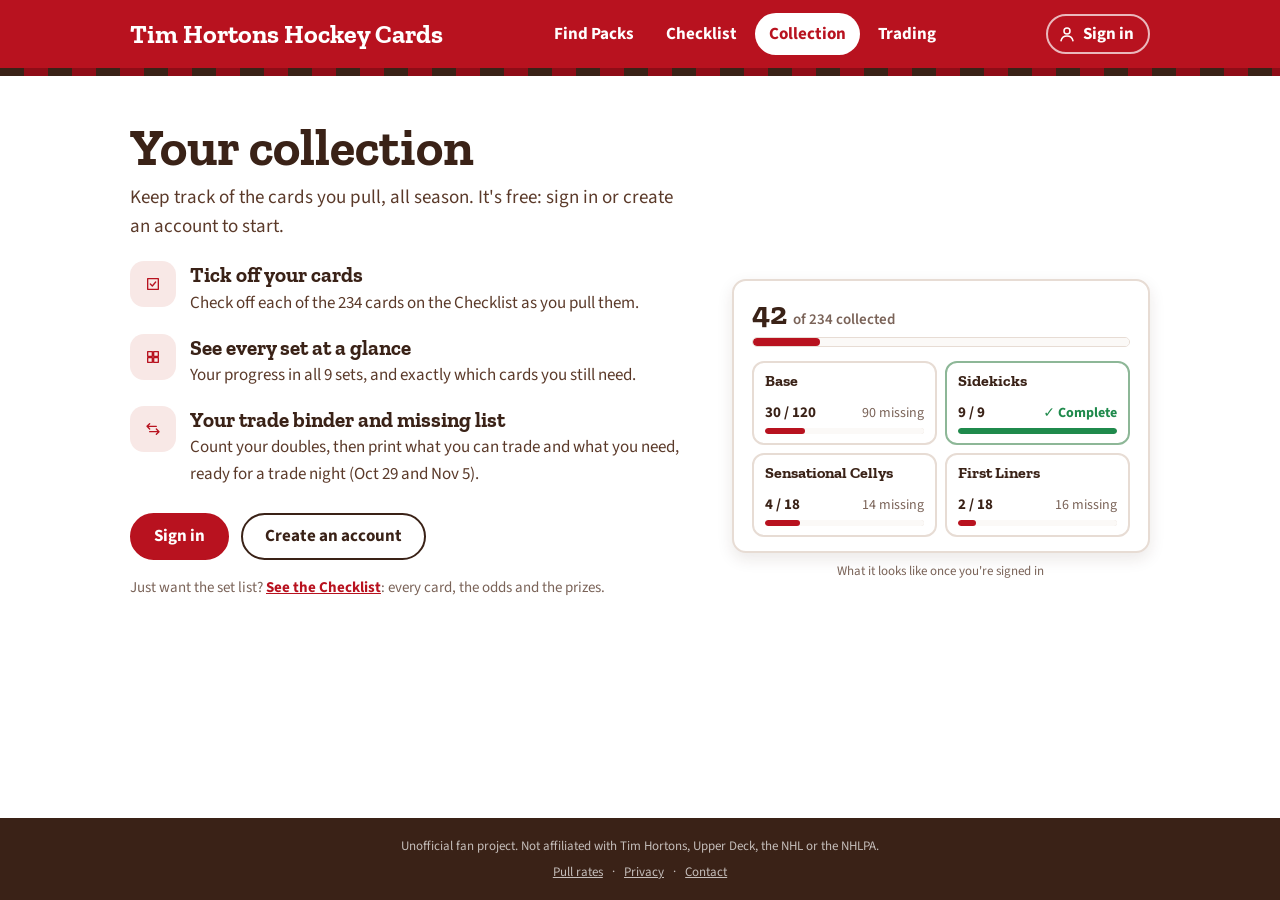
<file: collection.html>
<!doctype html>
<html lang="en">
<head>
<meta charset="utf-8">
<meta name="viewport" content="width=device-width, initial-scale=1">
<meta name="google-adsense-account" content="ca-pub-8080880445104035">
<title>Your collection · Tim Hortons Hockey Cards 2026-27</title>
<meta name="description" content="Your progress in the 234-card set of 2026-27 Upper Deck Tim Hortons Hockey: every set at a glance, your trade binder and your missing list to print.">
<link rel="canonical" href="https://timshockeycards.ca/collection">
<meta property="og:type" content="website">
<meta property="og:site_name" content="Tim Hortons Hockey Cards 2026-27">
<meta property="og:title" content="Your collection · Tim Hortons Hockey Cards 2026-27">
<meta property="og:description" content="Your progress in the 234-card set of 2026-27 Upper Deck Tim Hortons Hockey: every set at a glance, your trade binder and your missing list to print.">
<meta property="og:url" content="https://timshockeycards.ca/collection">
<meta property="og:image" content="https://timshockeycards.ca/social-card.png">
<meta property="og:image:width" content="1200">
<meta property="og:image:height" content="630">
<meta name="twitter:card" content="summary_large_image">
<meta name="twitter:title" content="Your collection · Tim Hortons Hockey Cards 2026-27">
<meta name="twitter:description" content="Your progress in the 234-card set of 2026-27 Upper Deck Tim Hortons Hockey: every set at a glance, your trade binder and your missing list to print.">
<meta name="twitter:image" content="https://timshockeycards.ca/social-card.png">

<link rel="icon" href="data:image/svg+xml,%3Csvg xmlns='http://www.w3.org/2000/svg' viewBox='0 0 32 32'%3E%3Crect x='6' y='3' width='20' height='26' rx='3' fill='%23b3261e'/%3E%3Crect x='9' y='6' width='14' height='14' rx='1' fill='%23fff'/%3E%3C/svg%3E">
<link rel="stylesheet" href="/css/fonts.css?v=594b093624">
<link rel="stylesheet" href="/css/base.css?v=594b093624">
<link rel="stylesheet" href="/css/layout.css?v=594b093624">
<link rel="stylesheet" href="/css/components.css?v=594b093624">
<link rel="stylesheet" href="/css/header-account.css?v=594b093624">
<link rel="stylesheet" href="/css/collection.css?v=594b093624">
<link rel="stylesheet" href="/css/print.css?v=594b093624">
</head>
<body class="">
<header class="site-header"><div class="bar">
  <a class="brand" href="/"><b>Tim Hortons Hockey Cards</b><small><span class="live-dot" aria-hidden="true"></span>2026-27 Live Stock Availability</small></a>
  <nav class="tabs" aria-label="Pages"><a href="/">Find Packs</a><a href="/checklist">Checklist</a><a href="/collection" aria-current="page">Collection</a><a href="/trading">Trading</a></nav>
  <div class="acct" id="acct" data-api-url="https://api.timshockeycards.ca" data-total="234" data-set-prefixes="2026-27-th-base- 2026-27-th-sc- 2026-27-th-fl- 2026-27-th-pp- 2026-27-th-ai- 2026-27-th-aa- 2026-27-th-sk- 2026-27-th-ng- 2026-27-th-po-">
    <a class="signin-link" id="acct-signin" href="/account?next=/collection"><svg class="ico" viewBox="0 0 24 24" aria-hidden="true"><circle cx="12" cy="8" r="4"/><path d="M4 21c1-4.5 4.2-6.5 8-6.5s7 2 8 6.5"/></svg>Sign in</a>
    <button class="avatar" id="acct-button" type="button" popovertarget="acct-menu" aria-controls="acct-menu" aria-expanded="false" hidden></button>
    <div class="acct-menu" id="acct-menu" popover>
      <div class="who"><small>Signed in as</small><b id="acct-email"></b><p class="mini" id="acct-count"></p></div>
      <nav aria-label="Account"><a href="/account"><svg class="ico" viewBox="0 0 24 24" aria-hidden="true"><circle cx="12" cy="12" r="3"/><path d="M19.4 15a1.7 1.7 0 0 0 .3 1.8l.1.1a2 2 0 1 1-2.8 2.8l-.1-.1a1.7 1.7 0 0 0-1.8-.3 1.7 1.7 0 0 0-1 1.5V21a2 2 0 1 1-4 0v-.1a1.7 1.7 0 0 0-1.1-1.5 1.7 1.7 0 0 0-1.8.3l-.1.1a2 2 0 1 1-2.8-2.8l.1-.1a1.7 1.7 0 0 0 .3-1.8 1.7 1.7 0 0 0-1.5-1H3a2 2 0 1 1 0-4h.1a1.7 1.7 0 0 0 1.5-1.1 1.7 1.7 0 0 0-.3-1.8l-.1-.1a2 2 0 1 1 2.8-2.8l.1.1a1.7 1.7 0 0 0 1.8.3H9a1.7 1.7 0 0 0 1-1.5V3a2 2 0 1 1 4 0v.1a1.7 1.7 0 0 0 1 1.5 1.7 1.7 0 0 0 1.8-.3l.1-.1a2 2 0 1 1 2.8 2.8l-.1.1a1.7 1.7 0 0 0-.3 1.8V9a1.7 1.7 0 0 0 1.5 1H21a2 2 0 1 1 0 4h-.1a1.7 1.7 0 0 0-1.5 1z"/></svg>Account settings</a></nav>
      <hr>
      <button class="item" id="acct-signout" type="button"><svg class="ico" viewBox="0 0 24 24" aria-hidden="true"><path d="M9 21H5a2 2 0 0 1-2-2V5a2 2 0 0 1 2-2h4M16 17l5-5-5-5M21 12H9"/></svg>Sign out</button>
      <p class="form-error" id="acct-error" role="alert" hidden></p>
    </div>
    <span class="visually-hidden" id="acct-status" role="status"></span>
  </div>
</div></header>
<div class="stripe" aria-hidden="true"></div>
<main class="page coll-page" id="top">
  <div class="intro">
    <h1>Your collection</h1>
    <p id="account-msg" class="account-msg" role="status"></p>
  </div>
  <div id="coll-out">
    <p class="lede">Keep track of the cards you pull, all season. It's free: sign in or create an account to start.</p>
    <div class="pitch">
      <div>
        <ul class="pitch-list">
          <li><span class="pitch-ico"><svg class="ico" viewBox="0 0 24 24" aria-hidden="true"><path d="M4 4h16v16H4z"/><path d="m8 12 3 3 5-6"/></svg></span><div><h2>Tick off your cards</h2><p>Check off each of the 234 cards on the Checklist as you pull them.</p></div></li>
          <li><span class="pitch-ico"><svg class="ico" viewBox="0 0 24 24" aria-hidden="true"><path d="M4 4h7v7H4zM13 4h7v7h-7zM4 13h7v7H4zM13 13h7v7h-7z"/></svg></span><div><h2>See every set at a glance</h2><p>Your progress in all 9 sets, and exactly which cards you still need.</p></div></li>
          <li><span class="pitch-ico"><svg class="ico" viewBox="0 0 24 24" aria-hidden="true"><path d="M7 4 3 8l4 4M3 8h14M17 20l4-4-4-4M21 16H7"/></svg></span><div><h2>Your trade binder and missing list</h2><p>Count your doubles, then print what you can trade and what you need, ready for a trade night (Oct 29 and Nov 5).</p></div></li>
        </ul>
        <p class="pitch-actions"><a class="btn primary" href="/account?next=/collection">Sign in</a><a class="btn" href="/account?next=/collection&amp;view=create">Create an account</a></p>
        <p class="pitch-foot">Just want the set list? <a href="/checklist">See the Checklist</a>: every card, the odds and the prizes.</p>
      </div>
      <figure class="preview-wrap">
        <div class="box preview" inert aria-hidden="true">
          <div class="stat"><span class="big">42<small>of 234 collected</small></span></div>
          <progress class="bar-track" max="234" value="42"></progress>
          <ul class="set-grid"><li><span class="set-tile"><span class="tile-name">Base</span><span class="tile-foot"><b>30 / 120</b><span class="tile-left">90 missing</span></span><progress class="tile-bar" max="120" value="30"></progress></span></li><li><span class="set-tile is-done"><span class="tile-name">Sidekicks</span><span class="tile-foot"><b>9 / 9</b><span class="tile-left done">✓ Complete</span></span><progress class="tile-bar" max="9" value="9"></progress></span></li><li><span class="set-tile"><span class="tile-name">Sensational Cellys</span><span class="tile-foot"><b>4 / 18</b><span class="tile-left">14 missing</span></span><progress class="tile-bar" max="18" value="4"></progress></span></li><li><span class="set-tile"><span class="tile-name">First Liners</span><span class="tile-foot"><b>2 / 18</b><span class="tile-left">16 missing</span></span><progress class="tile-bar" max="18" value="2"></progress></span></li></ul>
        </div>
        <figcaption class="preview-cap">What it looks like once you're signed in</figcaption>
      </figure>
    </div>
  </div>
  <div id="coll-in" hidden>
    <div class="coll-top">
      <p class="lede"><span id="dash-lede">Your progress at a glance.</span> Tick your cards on the Checklist; they save to your account as you go.</p>
      <div class="page-actions"><a class="btn small primary" href="/checklist"><svg class="ico" viewBox="0 0 24 24" aria-hidden="true"><path d="M4 4h16v16H4z"/><path d="m8 12 3 3 5-6"/></svg>Tick cards on the Checklist</a></div>
    </div>
    <section class="box coll-summary" aria-label="Progress">
      <div class="stat"><span class="big"><span id="coll-count">0</span><small>of 234 collected</small></span><span class="extra" id="coll-extras"></span></div>
      <p class="pct"><span id="coll-pct">0%</span><small>of the set</small></p>
      <progress class="bar-track" id="coll-bar" max="234" value="0" aria-label="Cards collected"></progress>
      <p class="subset-mini" id="coll-split"><span data-part="base" data-prefixes="2026-27-th-base-"><b data-part-count data-total="120">0/120</b> Base</span><span data-part="inserts" data-prefixes="2026-27-th-sc- 2026-27-th-fl- 2026-27-th-pp- 2026-27-th-ai- 2026-27-th-aa- 2026-27-th-sk-"><b data-part-count data-total="99">0/99</b> Inserts</span><span data-part="short-prints" data-prefixes="2026-27-th-ng- 2026-27-th-po-"><b data-part-count data-total="15">0/15</b> Short prints</span></p>
    </section>
    <div class="dash-grid">
      <section class="dash-sets" aria-labelledby="sets-h">
        <h2 id="sets-h">Your sets <span class="count" id="sets-done">0 of 9 complete</span></h2>
        <ul class="set-grid">
        <li class="wide"><a class="set-tile is-none" href="/checklist?show=missing#base" data-href-done="/checklist#base" data-subset="base" data-prefix="2026-27-th-base-" data-total="120" data-name="Base" aria-label="Base: 0 of 120, 120 missing. Open on the Checklist">
          <span class="tile-tier">Base</span>
          <span class="tile-name">Base</span>
          <span class="tile-foot"><b data-tile-count>0 / 120</b><span class="tile-left" data-tile-left>120 missing</span></span>
          <progress class="tile-bar" max="120" value="0" aria-hidden="true"></progress>
        </a></li>
        <li><a class="set-tile is-none" href="/checklist?show=missing#sc" data-href-done="/checklist#sc" data-subset="sc" data-prefix="2026-27-th-sc-" data-total="18" data-name="Sensational Cellys" aria-label="Sensational Cellys: 0 of 18, 18 missing. Open on the Checklist">
          <span class="tile-tier">Insert</span>
          <span class="tile-name">Sensational Cellys</span>
          <span class="tile-foot"><b data-tile-count>0 / 18</b><span class="tile-left" data-tile-left>18 missing</span></span>
          <progress class="tile-bar" max="18" value="0" aria-hidden="true"></progress>
        </a></li>
        <li><a class="set-tile is-none" href="/checklist?show=missing#fl" data-href-done="/checklist#fl" data-subset="fl" data-prefix="2026-27-th-fl-" data-total="18" data-name="First Liners" aria-label="First Liners: 0 of 18, 18 missing. Open on the Checklist">
          <span class="tile-tier">Insert</span>
          <span class="tile-name">First Liners</span>
          <span class="tile-foot"><b data-tile-count>0 / 18</b><span class="tile-left" data-tile-left>18 missing</span></span>
          <progress class="tile-bar" max="18" value="0" aria-hidden="true"></progress>
        </a></li>
        <li><a class="set-tile is-none" href="/checklist?show=missing#pp" data-href-done="/checklist#pp" data-subset="pp" data-prefix="2026-27-th-pp-" data-total="18" data-name="Platinum Profiles" aria-label="Platinum Profiles: 0 of 18, 18 missing. Open on the Checklist">
          <span class="tile-tier">Insert</span>
          <span class="tile-name">Platinum Profiles</span>
          <span class="tile-foot"><b data-tile-count>0 / 18</b><span class="tile-left" data-tile-left>18 missing</span></span>
          <progress class="tile-bar" max="18" value="0" aria-hidden="true"></progress>
        </a></li>
        <li><a class="set-tile is-none" href="/checklist?show=missing#ai" data-href-done="/checklist#ai" data-subset="ai" data-prefix="2026-27-th-ai-" data-total="18" data-name="Above the Ice" aria-label="Above the Ice: 0 of 18, 18 missing. Open on the Checklist">
          <span class="tile-tier">Insert</span>
          <span class="tile-name">Above the Ice</span>
          <span class="tile-foot"><b data-tile-count>0 / 18</b><span class="tile-left" data-tile-left>18 missing</span></span>
          <progress class="tile-bar" max="18" value="0" aria-hidden="true"></progress>
        </a></li>
        <li><a class="set-tile is-none" href="/checklist?show=missing#aa" data-href-done="/checklist#aa" data-subset="aa" data-prefix="2026-27-th-aa-" data-total="18" data-name="Attack Angle" aria-label="Attack Angle: 0 of 18, 18 missing. Open on the Checklist">
          <span class="tile-tier">Insert</span>
          <span class="tile-name">Attack Angle</span>
          <span class="tile-foot"><b data-tile-count>0 / 18</b><span class="tile-left" data-tile-left>18 missing</span></span>
          <progress class="tile-bar" max="18" value="0" aria-hidden="true"></progress>
        </a></li>
        <li><a class="set-tile is-none" href="/checklist?show=missing#sk" data-href-done="/checklist#sk" data-subset="sk" data-prefix="2026-27-th-sk-" data-total="9" data-name="Sidekicks" aria-label="Sidekicks: 0 of 9, 9 missing. Open on the Checklist">
          <span class="tile-tier">Insert</span>
          <span class="tile-name">Sidekicks</span>
          <span class="tile-foot"><b data-tile-count>0 / 9</b><span class="tile-left" data-tile-left>9 missing</span></span>
          <progress class="tile-bar" max="9" value="0" aria-hidden="true"></progress>
        </a></li>
        <li><a class="set-tile is-none" href="/checklist?show=missing#ng" data-href-done="/checklist#ng" data-subset="ng" data-prefix="2026-27-th-ng-" data-total="9" data-name="Next Gen Phenoms" aria-label="Next Gen Phenoms: 0 of 9, 9 missing. Open on the Checklist">
          <span class="tile-tier">Short print</span>
          <span class="tile-name">Next Gen Phenoms</span>
          <span class="tile-foot"><b data-tile-count>0 / 9</b><span class="tile-left" data-tile-left>9 missing</span></span>
          <progress class="tile-bar" max="9" value="0" aria-hidden="true"></progress>
        </a></li>
        <li><a class="set-tile is-none" href="/checklist?show=missing#po" data-href-done="/checklist#po" data-subset="po" data-prefix="2026-27-th-po-" data-total="6" data-name="Powerhouse Pillars" aria-label="Powerhouse Pillars: 0 of 6, 6 missing. Open on the Checklist">
          <span class="tile-tier">Short print</span>
          <span class="tile-name">Powerhouse Pillars</span>
          <span class="tile-foot"><b data-tile-count>0 / 6</b><span class="tile-left" data-tile-left>6 missing</span></span>
          <progress class="tile-bar" max="6" value="0" aria-hidden="true"></progress>
        </a></li>
        </ul>
      </section>
      <section class="box dash-box dash-missing" aria-labelledby="missing-h">
        <h2 id="missing-h">Missing</h2>
        <p class="dash-big"><span id="miss-count">234</span><small id="miss-unit">cards to go</small></p>
        <p class="dash-note">Take the list to a trade night: Oct 29 and Nov 5.</p>
        <div class="box-actions"><button class="btn small" type="button" data-print="missing"><svg class="ico" viewBox="0 0 24 24" aria-hidden="true"><path d="M6 9V3h12v6M6 18H4V9h16v9h-2M6 14h12v7H6z"/></svg>Print your missing list</button><a class="btn small" href="/checklist?show=missing"><svg class="ico" viewBox="0 0 24 24" aria-hidden="true"><path d="M9 6h11M9 12h11M9 18h11"/><path d="M4 6h1M4 12h1M4 18h1"/></svg>Show on the Checklist</a></div>
      </section>
      <section class="box dash-box dash-binder" aria-labelledby="binder-h">
        <h2 id="binder-h">Your trade binder <span class="count" id="binder-count"></span></h2>
        <div id="binder-full" hidden>
          <ol class="binder" id="binder-list"></ol>
          <p class="binder-more" id="binder-more" hidden><a href="/checklist?show=extras" id="binder-more-link"></a></p>
          <div class="box-actions"><button class="btn small" type="button" data-print="binder"><svg class="ico" viewBox="0 0 24 24" aria-hidden="true"><path d="M6 9V3h12v6M6 18H4V9h16v9h-2M6 14h12v7H6z"/></svg>Print your trade binder</button><a class="btn small" href="/checklist?show=extras"><svg class="ico" viewBox="0 0 24 24" aria-hidden="true"><path d="M4 20h4L19 9l-4-4L4 16z"/><path d="m13.5 6.5 4 4"/></svg>Edit on the Checklist</a></div>
        </div>
        <div id="binder-empty">
          <p class="box-empty">No extras yet. On the Checklist, tap <b>+</b> on a card you have to count the copies you could trade.</p>
          <div class="box-actions"><a class="btn small" href="/checklist"><svg class="ico" viewBox="0 0 24 24" aria-hidden="true"><path d="M9 6h11M9 12h11M9 18h11"/><path d="M4 6h1M4 12h1M4 18h1"/></svg>Open the Checklist</a></div>
        </div>
      </section>
    </div>
    <section class="print-list" id="print-list">
    <h2 class="print-head" id="print-head"></h2>
    <p class="print-sub">2026-27 Upper Deck Tim Hortons Hockey · printed <span id="print-date"></span></p>
    <section class="group"><h2>Base set</h2><section class="subset"><header><h3>Base</h3><span class="subset-count"></span></header><ol class="cards"><li data-card-id="2026-27-th-base-1"><span class="no">1</span><span class="who">Tim Horton</span></li><li data-card-id="2026-27-th-base-2"><span class="no">2</span><span class="who">Evan Bouchard</span></li><li data-card-id="2026-27-th-base-3"><span class="no">3</span><span class="who">Leo Carlsson</span></li><li data-card-id="2026-27-th-base-4"><span class="no">4</span><span class="who">Miro Heiskanen</span></li><li data-card-id="2026-27-th-base-5"><span class="no">5</span><span class="who">Andrei Vasilevskiy</span></li><li data-card-id="2026-27-th-base-6"><span class="no">6</span><span class="who">Brock Boeser</span></li><li data-card-id="2026-27-th-base-7"><span class="no">7</span><span class="who">Brady Tkachuk</span></li><li data-card-id="2026-27-th-base-8"><span class="no">8</span><span class="who">Jordan Kyrou</span></li><li data-card-id="2026-27-th-base-9"><span class="no">9</span><span class="who">Jack Eichel</span></li><li data-card-id="2026-27-th-base-10"><span class="no">10</span><span class="who">Zach Werenski</span></li><li data-card-id="2026-27-th-base-11"><span class="no">11</span><span class="who">Travis Konecny</span></li><li data-card-id="2026-27-th-base-12"><span class="no">12</span><span class="who">Matt Boldy</span></li><li data-card-id="2026-27-th-base-13"><span class="no">13</span><span class="who">Sam Reinhart</span></li><li data-card-id="2026-27-th-base-14"><span class="no">14</span><span class="who">Nick Suzuki</span></li><li data-card-id="2026-27-th-base-15"><span class="no">15</span><span class="who">Jeremy Swayman</span></li><li data-card-id="2026-27-th-base-16"><span class="no">16</span><span class="who">Aleksander Barkov</span></li><li data-card-id="2026-27-th-base-17"><span class="no">17</span><span class="who">Dylan Strome</span></li><li data-card-id="2026-27-th-base-18"><span class="no">18</span><span class="who">Tim Stützle</span></li><li data-card-id="2026-27-th-base-19"><span class="no">19</span><span class="who">Matthew Tkachuk</span></li><li data-card-id="2026-27-th-base-20"><span class="no">20</span><span class="who">Sebastian Aho</span></li><li data-card-id="2026-27-th-base-21"><span class="no">21</span><span class="who">Aliaksei Protas</span></li><li data-card-id="2026-27-th-base-22"><span class="no">22</span><span class="who">Drew Doughty</span></li><li data-card-id="2026-27-th-base-23"><span class="no">23</span><span class="who">Adam Fox</span></li><li data-card-id="2026-27-th-base-24"><span class="no">24</span><span class="who">Seth Jarvis</span></li><li data-card-id="2026-27-th-base-25"><span class="no">25</span><span class="who">Kevin Fiala</span></li><li data-card-id="2026-27-th-base-26"><span class="no">26</span><span class="who">Rasmus Dahlin</span></li><li data-card-id="2026-27-th-base-27"><span class="no">27</span><span class="who">Shea Theodore</span></li><li data-card-id="2026-27-th-base-28"><span class="no">28</span><span class="who">Jake Oettinger</span></li><li data-card-id="2026-27-th-base-29"><span class="no">29</span><span class="who">Nathan MacKinnon</span></li><li data-card-id="2026-27-th-base-30"><span class="no">30</span><span class="who">Ilya Sorokin</span></li><li data-card-id="2026-27-th-base-31"><span class="no">31</span><span class="who">Igor Shesterkin</span></li><li data-card-id="2026-27-th-base-32"><span class="no">32</span><span class="who">Dustin Wolf</span></li><li data-card-id="2026-27-th-base-33"><span class="no">33</span><span class="who">Ivan Demidov</span></li><li data-card-id="2026-27-th-base-34"><span class="no">34</span><span class="who">Auston Matthews</span></li><li data-card-id="2026-27-th-base-35"><span class="no">35</span><span class="who">Linus Ullmark</span></li><li data-card-id="2026-27-th-base-36"><span class="no">36</span><span class="who">Alex Tuch</span></li><li data-card-id="2026-27-th-base-37"><span class="no">37</span><span class="who">Connor Hellebuyck</span></li><li data-card-id="2026-27-th-base-38"><span class="no">38</span><span class="who">Jesper Bratt</span></li><li data-card-id="2026-27-th-base-39"><span class="no">39</span><span class="who">Matvei Michkov</span></li><li data-card-id="2026-27-th-base-40"><span class="no">40</span><span class="who">Elias Pettersson</span></li><li data-card-id="2026-27-th-base-41"><span class="no">41</span><span class="who">Lucas Raymond</span></li><li data-card-id="2026-27-th-base-42"><span class="no">42</span><span class="who">J.T. Miller</span></li><li data-card-id="2026-27-th-base-43"><span class="no">43</span><span class="who">Quinn Hughes</span></li><li data-card-id="2026-27-th-base-44"><span class="no">44</span><span class="who">Josh Morrissey</span></li><li data-card-id="2026-27-th-base-45"><span class="no">45</span><span class="who">Dylan Cozens</span></li><li data-card-id="2026-27-th-base-46"><span class="no">46</span><span class="who">Tyler Bertuzzi</span></li><li data-card-id="2026-27-th-base-47"><span class="no">47</span><span class="who">Darcy Kuemper</span></li><li data-card-id="2026-27-th-base-48"><span class="no">48</span><span class="who">Lane Hutson</span></li><li data-card-id="2026-27-th-base-49"><span class="no">49</span><span class="who">Patrick Kane</span></li><li data-card-id="2026-27-th-base-50"><span class="no">50</span><span class="who">Jordan Binnington</span></li><li data-card-id="2026-27-th-base-51"><span class="no">51</span><span class="who">William Eklund</span></li><li data-card-id="2026-27-th-base-52"><span class="no">52</span><span class="who">Juraj Slafkovsky</span></li><li data-card-id="2026-27-th-base-53"><span class="no">53</span><span class="who">Wyatt Johnston</span></li><li data-card-id="2026-27-th-base-54"><span class="no">54</span><span class="who">Matty Beniers</span></li><li data-card-id="2026-27-th-base-55"><span class="no">55</span><span class="who">Mark Scheifele</span></li><li data-card-id="2026-27-th-base-56"><span class="no">56</span><span class="who">Brayden Point</span></li><li data-card-id="2026-27-th-base-57"><span class="no">57</span><span class="who">Nico Hischier</span></li><li data-card-id="2026-27-th-base-58"><span class="no">58</span><span class="who">Kris Letang</span></li><li data-card-id="2026-27-th-base-59"><span class="no">59</span><span class="who">Roman Josi</span></li><li data-card-id="2026-27-th-base-60"><span class="no">60</span><span class="who">Moritz Seider</span></li><li data-card-id="2026-27-th-base-61"><span class="no">61</span><span class="who">Mark Stone</span></li><li data-card-id="2026-27-th-base-62"><span class="no">62</span><span class="who">Martin Necas</span></li><li data-card-id="2026-27-th-base-63"><span class="no">63</span><span class="who">Brad Marchand</span></li><li data-card-id="2026-27-th-base-64"><span class="no">64</span><span class="who">Owen Power</span></li><li data-card-id="2026-27-th-base-65"><span class="no">65</span><span class="who">Evgeni Malkin</span></li><li data-card-id="2026-27-th-base-66"><span class="no">66</span><span class="who">Logan Cooley</span></li><li data-card-id="2026-27-th-base-67"><span class="no">67</span><span class="who">Sean Monahan</span></li><li data-card-id="2026-27-th-base-68"><span class="no">68</span><span class="who">Jack Hughes</span></li><li data-card-id="2026-27-th-base-69"><span class="no">69</span><span class="who">Nikolaj Ehlers</span></li><li data-card-id="2026-27-th-base-70"><span class="no">70</span><span class="who">Mathew Barzal</span></li><li data-card-id="2026-27-th-base-71"><span class="no">71</span><span class="who">Macklin Celebrini</span></li><li data-card-id="2026-27-th-base-72"><span class="no">72</span><span class="who">Tage Thompson</span></li><li data-card-id="2026-27-th-base-73"><span class="no">73</span><span class="who">Charlie McAvoy</span></li><li data-card-id="2026-27-th-base-74"><span class="no">74</span><span class="who">Jaccob Slavin</span></li><li data-card-id="2026-27-th-base-75"><span class="no">75</span><span class="who">Tom Wilson</span></li><li data-card-id="2026-27-th-base-76"><span class="no">76</span><span class="who">Troy Terry</span></li><li data-card-id="2026-27-th-base-77"><span class="no">77</span><span class="who">Victor Hedman</span></li><li data-card-id="2026-27-th-base-78"><span class="no">78</span><span class="who">Trevor Zegras</span></li><li data-card-id="2026-27-th-base-79"><span class="no">79</span><span class="who">Kirill Kaprizov</span></li><li data-card-id="2026-27-th-base-80"><span class="no">80</span><span class="who">Sam Bennett</span></li><li data-card-id="2026-27-th-base-81"><span class="no">81</span><span class="who">Kyle Connor</span></li><li data-card-id="2026-27-th-base-82"><span class="no">82</span><span class="who">Frank Nazar</span></li><li data-card-id="2026-27-th-base-83"><span class="no">83</span><span class="who">Morgan Rielly</span></li><li data-card-id="2026-27-th-base-84"><span class="no">84</span><span class="who">Matthew Schaefer</span></li><li data-card-id="2026-27-th-base-85"><span class="no">85</span><span class="who">Will Smith</span></li><li data-card-id="2026-27-th-base-86"><span class="no">86</span><span class="who">Nikita Kucherov</span></li><li data-card-id="2026-27-th-base-87"><span class="no">87</span><span class="who">Sidney Crosby</span></li><li data-card-id="2026-27-th-base-88"><span class="no">88</span><span class="who">David Pastrnak</span></li><li data-card-id="2026-27-th-base-89"><span class="no">89</span><span class="who">Brandon Hagel</span></li><li data-card-id="2026-27-th-base-90"><span class="no">90</span><span class="who">Yegor Sharangovich</span></li><li data-card-id="2026-27-th-base-91"><span class="no">91</span><span class="who">Steven Stamkos</span></li><li data-card-id="2026-27-th-base-92"><span class="no">92</span><span class="who">Gabriel Landeskog</span></li><li data-card-id="2026-27-th-base-93"><span class="no">93</span><span class="who">Mitch Marner</span></li><li data-card-id="2026-27-th-base-94"><span class="no">94</span><span class="who">Brandon Montour</span></li><li data-card-id="2026-27-th-base-95"><span class="no">95</span><span class="who">Dylan Guenther</span></li><li data-card-id="2026-27-th-base-96"><span class="no">96</span><span class="who">Mikko Rantanen</span></li><li data-card-id="2026-27-th-base-97"><span class="no">97</span><span class="who">Connor McDavid</span></li><li data-card-id="2026-27-th-base-98"><span class="no">98</span><span class="who">Connor Bedard</span></li><li data-card-id="2026-27-th-base-99"><span class="no">99</span><span class="who">Clayton Keller</span></li><li data-card-id="2026-27-th-base-100"><span class="no">100</span><span class="who">Leon Draisaitl</span></li><li data-card-id="2026-27-th-base-101"><span class="no">101</span><span class="who">Cale Makar</span></li><li data-card-id="2026-27-th-base-102"><span class="no">102</span><span class="who">Robert Thomas</span></li><li data-card-id="2026-27-th-base-103"><span class="no">103</span><span class="who">Zach Hyman</span></li><li data-card-id="2026-27-th-base-104"><span class="no">104</span><span class="who">Nazem Kadri</span></li><li data-card-id="2026-27-th-base-105"><span class="no">105</span><span class="who">Bo Horvat</span></li><li data-card-id="2026-27-th-base-106"><span class="no">106</span><span class="who">Adam Fantilli</span></li><li data-card-id="2026-27-th-base-107"><span class="no">107</span><span class="who">Jared McCann</span></li><li data-card-id="2026-27-th-base-108"><span class="no">108</span><span class="who">Brock Faber</span></li><li data-card-id="2026-27-th-base-109"><span class="no">109</span><span class="who">Brayden Schenn</span></li><li data-card-id="2026-27-th-base-110"><span class="no">110</span><span class="who">Mason McTavish</span></li><li data-card-id="2026-27-th-base-111"><span class="no">111</span><span class="who">William Nylander</span></li><li data-card-id="2026-27-th-base-112"><span class="no">112</span><span class="who">JJ Peterka</span></li><li data-card-id="2026-27-th-base-113"><span class="no">113</span><span class="who">Thatcher Demko</span></li><li data-card-id="2026-27-th-base-114"><span class="no">114</span><span class="who">Alex DeBrincat</span></li><li data-card-id="2026-27-th-base-115"><span class="no">115</span><span class="who">Filip Forsberg</span></li><li data-card-id="2026-27-th-base-116"><span class="no">116</span><span class="who">Logan Thompson</span></li><li data-card-id="2026-27-th-base-117"><span class="no">117</span><span class="who">Quinton Byfield</span></li><li data-card-id="2026-27-th-base-118"><span class="no">118</span><span class="who">Cole Caufield</span></li><li data-card-id="2026-27-th-base-119"><span class="no">119</span><span class="who">Dylan Larkin</span></li><li data-card-id="2026-27-th-base-120"><span class="no">120</span><span class="who">John Tavares</span></li></ol></section></section><section class="group"><h2>Insert sets</h2><section class="subset"><header><h3>Sensational Cellys</h3><span class="subset-count"></span></header><ol class="cards"><li data-card-id="2026-27-th-sc-1"><span class="no">SC-1</span><span class="who">Lukas Dostal</span></li><li data-card-id="2026-27-th-sc-2"><span class="no">SC-2</span><span class="who">Erik Karlsson</span></li><li data-card-id="2026-27-th-sc-3"><span class="no">SC-3</span><span class="who">Matthew Knies</span></li><li data-card-id="2026-27-th-sc-4"><span class="no">SC-4</span><span class="who">Matt Coronato</span></li><li data-card-id="2026-27-th-sc-5"><span class="no">SC-5</span><span class="who">Logan Cooley</span></li><li data-card-id="2026-27-th-sc-6"><span class="no">SC-6</span><span class="who">Matvei Michkov</span></li><li data-card-id="2026-27-th-sc-7"><span class="no">SC-7</span><span class="who">Noah Dobson</span></li><li data-card-id="2026-27-th-sc-8"><span class="no">SC-8</span><span class="who">Adam Fox</span></li><li data-card-id="2026-27-th-sc-9"><span class="no">SC-9</span><span class="who">Jordan Binnington</span></li><li data-card-id="2026-27-th-sc-10"><span class="no">SC-10</span><span class="who">Gabe Vilardi</span></li><li data-card-id="2026-27-th-sc-11"><span class="no">SC-11</span><span class="who">Jeremy Swayman</span></li><li data-card-id="2026-27-th-sc-12"><span class="no">SC-12</span><span class="who">Ilya Sorokin</span></li><li data-card-id="2026-27-th-sc-13"><span class="no">SC-13</span><span class="who">Lucas Raymond</span></li><li data-card-id="2026-27-th-sc-14"><span class="no">SC-14</span><span class="who">Jake DeBrusk</span></li><li data-card-id="2026-27-th-sc-15"><span class="no">SC-15</span><span class="who">Carter Verhaeghe</span></li><li data-card-id="2026-27-th-sc-16"><span class="no">SC-16</span><span class="who">Drake Batherson</span></li><li data-card-id="2026-27-th-sc-17"><span class="no">SC-17</span><span class="who">Jesper Bratt</span></li><li data-card-id="2026-27-th-sc-18"><span class="no">SC-18</span><span class="who">Ryan Nugent-Hopkins</span></li></ol></section><section class="subset"><header><h3>First Liners</h3><span class="subset-count"></span></header><ol class="cards"><li data-card-id="2026-27-th-fl-1"><span class="no">FL-1</span><span class="who">Shea Theodore</span></li><li data-card-id="2026-27-th-fl-2"><span class="no">FL-2</span><span class="who">Leo Carlsson</span></li><li data-card-id="2026-27-th-fl-3"><span class="no">FL-3</span><span class="who">Mark Scheifele</span></li><li data-card-id="2026-27-th-fl-4"><span class="no">FL-4</span><span class="who">Travis Konecny</span></li><li data-card-id="2026-27-th-fl-5"><span class="no">FL-5</span><span class="who">Brayden Point</span></li><li data-card-id="2026-27-th-fl-6"><span class="no">FL-6</span><span class="who">Evan Bouchard</span></li><li data-card-id="2026-27-th-fl-7"><span class="no">FL-7</span><span class="who">Mathew Barzal</span></li><li data-card-id="2026-27-th-fl-8"><span class="no">FL-8</span><span class="who">Brady Tkachuk</span></li><li data-card-id="2026-27-th-fl-9"><span class="no">FL-9</span><span class="who">Robert Thomas</span></li><li data-card-id="2026-27-th-fl-10"><span class="no">FL-10</span><span class="who">David Pastrnak</span></li><li data-card-id="2026-27-th-fl-11"><span class="no">FL-11</span><span class="who">Drew Doughty</span></li><li data-card-id="2026-27-th-fl-12"><span class="no">FL-12</span><span class="who">Seth Jarvis</span></li><li data-card-id="2026-27-th-fl-13"><span class="no">FL-13</span><span class="who">Dylan Strome</span></li><li data-card-id="2026-27-th-fl-14"><span class="no">FL-14</span><span class="who">Josh Morrissey</span></li><li data-card-id="2026-27-th-fl-15"><span class="no">FL-15</span><span class="who">Jack Eichel</span></li><li data-card-id="2026-27-th-fl-16"><span class="no">FL-16</span><span class="who">Nick Suzuki</span></li><li data-card-id="2026-27-th-fl-17"><span class="no">FL-17</span><span class="who">Sidney Crosby</span></li><li data-card-id="2026-27-th-fl-18"><span class="no">FL-18</span><span class="who">Nathan MacKinnon</span></li></ol></section><section class="subset"><header><h3>Platinum Profiles</h3><span class="subset-count"></span></header><ol class="cards"><li data-card-id="2026-27-th-pp-1"><span class="no">PP-1</span><span class="who">Thatcher Demko</span></li><li data-card-id="2026-27-th-pp-2"><span class="no">PP-2</span><span class="who">Jordan Kyrou</span></li><li data-card-id="2026-27-th-pp-3"><span class="no">PP-3</span><span class="who">Brad Marchand</span></li><li data-card-id="2026-27-th-pp-4"><span class="no">PP-4</span><span class="who">Juraj Slafkovsky</span></li><li data-card-id="2026-27-th-pp-5"><span class="no">PP-5</span><span class="who">Dylan Larkin</span></li><li data-card-id="2026-27-th-pp-6"><span class="no">PP-6</span><span class="who">Quinton Byfield</span></li><li data-card-id="2026-27-th-pp-7"><span class="no">PP-7</span><span class="who">Matt Coronato</span></li><li data-card-id="2026-27-th-pp-8"><span class="no">PP-8</span><span class="who">Rasmus Dahlin</span></li><li data-card-id="2026-27-th-pp-9"><span class="no">PP-9</span><span class="who">Kirill Marchenko</span></li><li data-card-id="2026-27-th-pp-10"><span class="no">PP-10</span><span class="who">Anthony Stolarz</span></li><li data-card-id="2026-27-th-pp-11"><span class="no">PP-11</span><span class="who">Matthew Schaefer</span></li><li data-card-id="2026-27-th-pp-12"><span class="no">PP-12</span><span class="who">Miro Heiskanen</span></li><li data-card-id="2026-27-th-pp-13"><span class="no">PP-13</span><span class="who">Igor Shesterkin</span></li><li data-card-id="2026-27-th-pp-14"><span class="no">PP-14</span><span class="who">Kyle Connor</span></li><li data-card-id="2026-27-th-pp-15"><span class="no">PP-15</span><span class="who">Linus Ullmark</span></li><li data-card-id="2026-27-th-pp-16"><span class="no">PP-16</span><span class="who">Gabriel Landeskog</span></li><li data-card-id="2026-27-th-pp-17"><span class="no">PP-17</span><span class="who">Zach Hyman</span></li><li data-card-id="2026-27-th-pp-18"><span class="no">PP-18</span><span class="who">Sebastian Aho</span></li></ol></section><section class="subset"><header><h3>Above the Ice</h3><span class="subset-count"></span></header><ol class="cards"><li data-card-id="2026-27-th-ai-1"><span class="no">AI-1</span><span class="who">Dustin Wolf</span></li><li data-card-id="2026-27-th-ai-2"><span class="no">AI-2</span><span class="who">Leon Draisaitl</span></li><li data-card-id="2026-27-th-ai-3"><span class="no">AI-3</span><span class="who">Lane Hutson</span></li><li data-card-id="2026-27-th-ai-4"><span class="no">AI-4</span><span class="who">Brady Tkachuk</span></li><li data-card-id="2026-27-th-ai-5"><span class="no">AI-5</span><span class="who">William Nylander</span></li><li data-card-id="2026-27-th-ai-6"><span class="no">AI-6</span><span class="who">Quinn Hughes</span></li><li data-card-id="2026-27-th-ai-7"><span class="no">AI-7</span><span class="who">Connor Hellebuyck</span></li><li data-card-id="2026-27-th-ai-8"><span class="no">AI-8</span><span class="who">Matt Boldy</span></li><li data-card-id="2026-27-th-ai-9"><span class="no">AI-9</span><span class="who">Mathew Barzal</span></li><li data-card-id="2026-27-th-ai-10"><span class="no">AI-10</span><span class="who">Macklin Celebrini</span></li><li data-card-id="2026-27-th-ai-11"><span class="no">AI-11</span><span class="who">Zach Werenski</span></li><li data-card-id="2026-27-th-ai-12"><span class="no">AI-12</span><span class="who">Mitch Marner</span></li><li data-card-id="2026-27-th-ai-13"><span class="no">AI-13</span><span class="who">Tage Thompson</span></li><li data-card-id="2026-27-th-ai-14"><span class="no">AI-14</span><span class="who">Matthew Tkachuk</span></li><li data-card-id="2026-27-th-ai-15"><span class="no">AI-15</span><span class="who">Victor Hedman</span></li><li data-card-id="2026-27-th-ai-16"><span class="no">AI-16</span><span class="who">Aleksander Barkov</span></li><li data-card-id="2026-27-th-ai-17"><span class="no">AI-17</span><span class="who">Igor Shesterkin</span></li><li data-card-id="2026-27-th-ai-18"><span class="no">AI-18</span><span class="who">Filip Forsberg</span></li></ol></section><section class="subset"><header><h3>Attack Angle</h3><span class="subset-count"></span></header><ol class="cards"><li data-card-id="2026-27-th-aa-1"><span class="no">AA-1</span><span class="who">Tim Stützle</span></li><li data-card-id="2026-27-th-aa-2"><span class="no">AA-2</span><span class="who">David Pastrnak</span></li><li data-card-id="2026-27-th-aa-3"><span class="no">AA-3</span><span class="who">Jonathan Huberdeau</span></li><li data-card-id="2026-27-th-aa-4"><span class="no">AA-4</span><span class="who">Kirill Kaprizov</span></li><li data-card-id="2026-27-th-aa-5"><span class="no">AA-5</span><span class="who">Steven Stamkos</span></li><li data-card-id="2026-27-th-aa-6"><span class="no">AA-6</span><span class="who">Mark Scheifele</span></li><li data-card-id="2026-27-th-aa-7"><span class="no">AA-7</span><span class="who">Cole Caufield</span></li><li data-card-id="2026-27-th-aa-8"><span class="no">AA-8</span><span class="who">Jack Eichel</span></li><li data-card-id="2026-27-th-aa-9"><span class="no">AA-9</span><span class="who">Mikko Rantanen</span></li><li data-card-id="2026-27-th-aa-10"><span class="no">AA-10</span><span class="who">Jack Hughes</span></li><li data-card-id="2026-27-th-aa-11"><span class="no">AA-11</span><span class="who">Auston Matthews</span></li><li data-card-id="2026-27-th-aa-12"><span class="no">AA-12</span><span class="who">Nikita Kucherov</span></li><li data-card-id="2026-27-th-aa-13"><span class="no">AA-13</span><span class="who">Connor McDavid</span></li><li data-card-id="2026-27-th-aa-14"><span class="no">AA-14</span><span class="who">Elias Pettersson</span></li><li data-card-id="2026-27-th-aa-15"><span class="no">AA-15</span><span class="who">Matthew Tkachuk</span></li><li data-card-id="2026-27-th-aa-16"><span class="no">AA-16</span><span class="who">J.T. Miller</span></li><li data-card-id="2026-27-th-aa-17"><span class="no">AA-17</span><span class="who">Sidney Crosby</span></li><li data-card-id="2026-27-th-aa-18"><span class="no">AA-18</span><span class="who">Connor Bedard</span></li></ol></section><section class="subset"><header><h3>Sidekicks</h3><span class="subset-count"></span></header><ol class="cards"><li data-card-id="2026-27-th-sk-1"><span class="no">SK-1</span><span class="who">Nathan MacKinnon / Cale Makar</span></li><li data-card-id="2026-27-th-sk-2"><span class="no">SK-2</span><span class="who">Brad Marchand / Sam Bennett</span></li><li data-card-id="2026-27-th-sk-3"><span class="no">SK-3</span><span class="who">Brady Tkachuk / Tim Stützle</span></li><li data-card-id="2026-27-th-sk-4"><span class="no">SK-4</span><span class="who">Auston Matthews / William Nylander</span></li><li data-card-id="2026-27-th-sk-5"><span class="no">SK-5</span><span class="who">Jack Eichel / Mitch Marner</span></li><li data-card-id="2026-27-th-sk-6"><span class="no">SK-6</span><span class="who">Connor McDavid / Leon Draisaitl</span></li><li data-card-id="2026-27-th-sk-7"><span class="no">SK-7</span><span class="who">Nikita Kucherov / Andrei Vasilevskiy</span></li><li data-card-id="2026-27-th-sk-8"><span class="no">SK-8</span><span class="who">Kyle Connor / Connor Hellebuyck</span></li><li data-card-id="2026-27-th-sk-9"><span class="no">SK-9</span><span class="who">Nick Suzuki / Cole Caufield</span></li></ol></section><section class="subset"><header><h3>Next Gen Phenoms</h3><span class="subset-count"></span></header><ol class="cards"><li data-card-id="2026-27-th-ng-1"><span class="no">NG-1</span><span class="who">Connor Bedard</span></li><li data-card-id="2026-27-th-ng-2"><span class="no">NG-2</span><span class="who">Macklin Celebrini</span></li><li data-card-id="2026-27-th-ng-3"><span class="no">NG-3</span><span class="who">Matthew Schaefer</span></li><li data-card-id="2026-27-th-ng-4"><span class="no">NG-4</span><span class="who">Ivan Demidov</span></li><li data-card-id="2026-27-th-ng-5"><span class="no">NG-5</span><span class="who">Will Smith</span></li><li data-card-id="2026-27-th-ng-6"><span class="no">NG-6</span><span class="who">Beckett Sennecke</span></li><li data-card-id="2026-27-th-ng-7"><span class="no">NG-7</span><span class="who">Michael Misa</span></li><li data-card-id="2026-27-th-ng-8"><span class="no">NG-8</span><span class="who">Ben Kindel</span></li><li data-card-id="2026-27-th-ng-9"><span class="no">NG-9</span><span class="who">Zeev Buium</span></li></ol></section><section class="subset"><header><h3>Powerhouse Pillars</h3><span class="subset-count"></span></header><ol class="cards"><li data-card-id="2026-27-th-po-1"><span class="no">PO-1</span><span class="who">Connor McDavid</span></li><li data-card-id="2026-27-th-po-2"><span class="no">PO-2</span><span class="who">Sidney Crosby</span></li><li data-card-id="2026-27-th-po-3"><span class="no">PO-3</span><span class="who">Nathan MacKinnon</span></li><li data-card-id="2026-27-th-po-4"><span class="no">PO-4</span><span class="who">Nikita Kucherov</span></li><li data-card-id="2026-27-th-po-5"><span class="no">PO-5</span><span class="who">Cale Makar</span></li><li data-card-id="2026-27-th-po-6"><span class="no">PO-6</span><span class="who">Kirill Kaprizov</span></li></ol></section></section>
  </section>
  </div>
</main>
<footer class="site-footer">Unofficial fan project. Not affiliated with Tim Hortons, Upper Deck, the NHL or the NHLPA.<ul class="footer-links" aria-label="Site links"><li><a href="/pull-rates">Pull rates</a></li><li><a href="/privacy">Privacy</a></li><li><a href="/contact">Contact</a></li></ul></footer>
<script type="module" src="/js/collection.js?v=594b093624"></script>
<script type="module" src="/js/header-account.js?v=594b093624"></script>
</body>
</html>
</file>
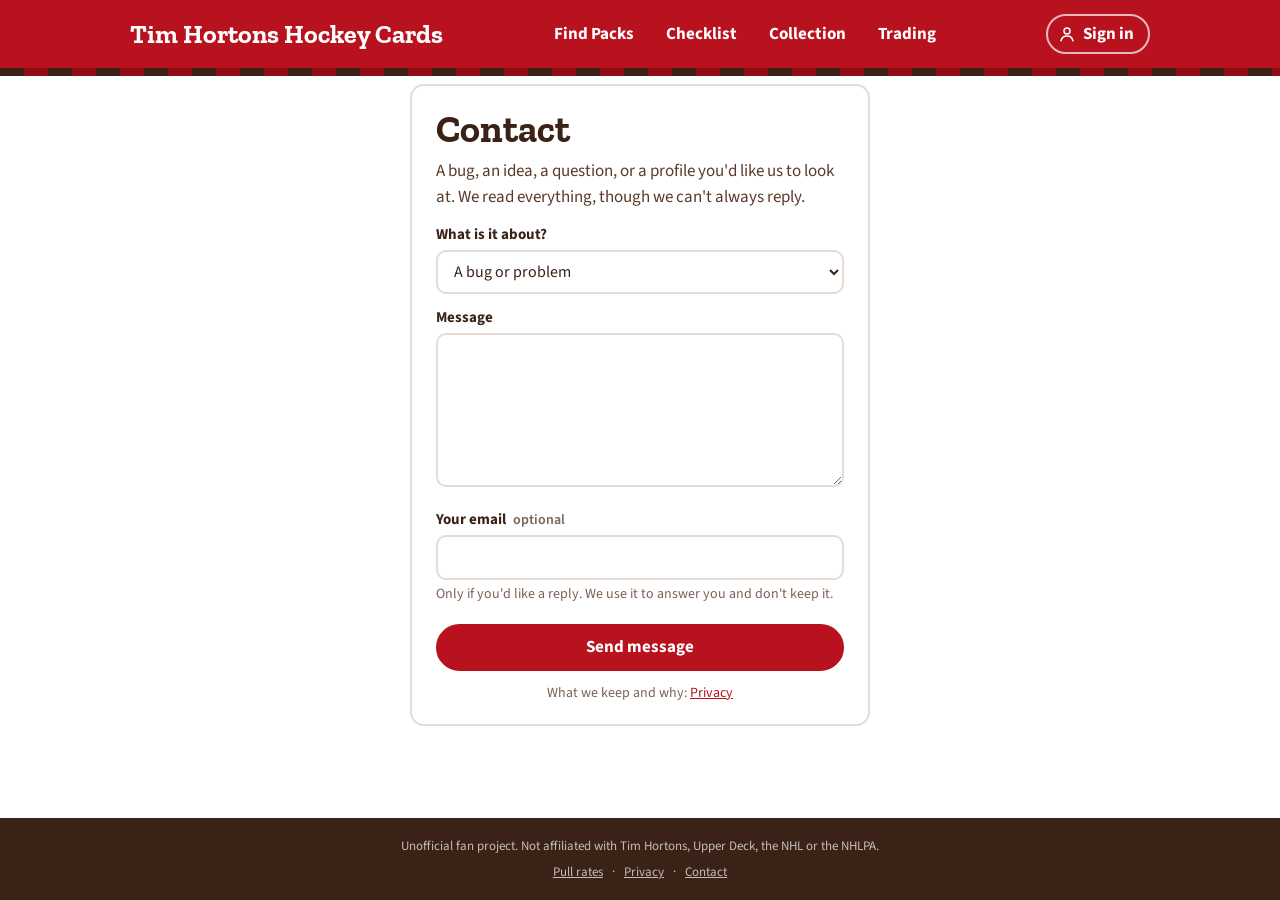
<file: contact.html>
<!doctype html>
<html lang="en">
<head>
<meta charset="utf-8">
<meta name="viewport" content="width=device-width, initial-scale=1">
<meta name="google-adsense-account" content="ca-pub-8080880445104035">
<title>Contact · Tim Hortons Hockey Cards 2026-27</title>
<meta name="description" content="Send a message about a bug, an idea, a question or a trade profile.">
<link rel="canonical" href="https://timshockeycards.ca/contact">
<meta property="og:type" content="website">
<meta property="og:site_name" content="Tim Hortons Hockey Cards 2026-27">
<meta property="og:title" content="Contact · Tim Hortons Hockey Cards 2026-27">
<meta property="og:description" content="Send a message about a bug, an idea, a question or a trade profile.">
<meta property="og:url" content="https://timshockeycards.ca/contact">
<meta property="og:image" content="https://timshockeycards.ca/social-card.png">
<meta property="og:image:width" content="1200">
<meta property="og:image:height" content="630">
<meta name="twitter:card" content="summary_large_image">
<meta name="twitter:title" content="Contact · Tim Hortons Hockey Cards 2026-27">
<meta name="twitter:description" content="Send a message about a bug, an idea, a question or a trade profile.">
<meta name="twitter:image" content="https://timshockeycards.ca/social-card.png">

<link rel="icon" href="data:image/svg+xml,%3Csvg xmlns='http://www.w3.org/2000/svg' viewBox='0 0 32 32'%3E%3Crect x='6' y='3' width='20' height='26' rx='3' fill='%23b3261e'/%3E%3Crect x='9' y='6' width='14' height='14' rx='1' fill='%23fff'/%3E%3C/svg%3E">
<meta name="robots" content="noindex">
<link rel="stylesheet" href="/css/fonts.css?v=594b093624">
<link rel="stylesheet" href="/css/base.css?v=594b093624">
<link rel="stylesheet" href="/css/layout.css?v=594b093624">
<link rel="stylesheet" href="/css/components.css?v=594b093624">
<link rel="stylesheet" href="/css/header-account.css?v=594b093624">
<link rel="stylesheet" href="/css/account.css?v=594b093624">
<link rel="stylesheet" href="/css/contact.css?v=594b093624">
</head>
<body class="">
<header class="site-header"><div class="bar">
  <a class="brand" href="/"><b>Tim Hortons Hockey Cards</b><small><span class="live-dot" aria-hidden="true"></span>2026-27 Live Stock Availability</small></a>
  <nav class="tabs" aria-label="Pages"><a href="/">Find Packs</a><a href="/checklist">Checklist</a><a href="/collection">Collection</a><a href="/trading">Trading</a></nav>
  <div class="acct" id="acct" data-api-url="https://api.timshockeycards.ca" data-total="234" data-set-prefixes="2026-27-th-base- 2026-27-th-sc- 2026-27-th-fl- 2026-27-th-pp- 2026-27-th-ai- 2026-27-th-aa- 2026-27-th-sk- 2026-27-th-ng- 2026-27-th-po-">
    <a class="signin-link" id="acct-signin" href="/account?next=/contact"><svg class="ico" viewBox="0 0 24 24" aria-hidden="true"><circle cx="12" cy="8" r="4"/><path d="M4 21c1-4.5 4.2-6.5 8-6.5s7 2 8 6.5"/></svg>Sign in</a>
    <button class="avatar" id="acct-button" type="button" popovertarget="acct-menu" aria-controls="acct-menu" aria-expanded="false" hidden></button>
    <div class="acct-menu" id="acct-menu" popover>
      <div class="who"><small>Signed in as</small><b id="acct-email"></b><p class="mini" id="acct-count"></p></div>
      <nav aria-label="Account"><a href="/account"><svg class="ico" viewBox="0 0 24 24" aria-hidden="true"><circle cx="12" cy="12" r="3"/><path d="M19.4 15a1.7 1.7 0 0 0 .3 1.8l.1.1a2 2 0 1 1-2.8 2.8l-.1-.1a1.7 1.7 0 0 0-1.8-.3 1.7 1.7 0 0 0-1 1.5V21a2 2 0 1 1-4 0v-.1a1.7 1.7 0 0 0-1.1-1.5 1.7 1.7 0 0 0-1.8.3l-.1.1a2 2 0 1 1-2.8-2.8l.1-.1a1.7 1.7 0 0 0 .3-1.8 1.7 1.7 0 0 0-1.5-1H3a2 2 0 1 1 0-4h.1a1.7 1.7 0 0 0 1.5-1.1 1.7 1.7 0 0 0-.3-1.8l-.1-.1a2 2 0 1 1 2.8-2.8l.1.1a1.7 1.7 0 0 0 1.8.3H9a1.7 1.7 0 0 0 1-1.5V3a2 2 0 1 1 4 0v.1a1.7 1.7 0 0 0 1 1.5 1.7 1.7 0 0 0 1.8-.3l.1-.1a2 2 0 1 1 2.8 2.8l-.1.1a1.7 1.7 0 0 0-.3 1.8V9a1.7 1.7 0 0 0 1.5 1H21a2 2 0 1 1 0 4h-.1a1.7 1.7 0 0 0-1.5 1z"/></svg>Account settings</a></nav>
      <hr>
      <button class="item" id="acct-signout" type="button"><svg class="ico" viewBox="0 0 24 24" aria-hidden="true"><path d="M9 21H5a2 2 0 0 1-2-2V5a2 2 0 0 1 2-2h4M16 17l5-5-5-5M21 12H9"/></svg>Sign out</button>
      <p class="form-error" id="acct-error" role="alert" hidden></p>
    </div>
    <span class="visually-hidden" id="acct-status" role="status"></span>
  </div>
</div></header>
<div class="stripe" aria-hidden="true"></div>
<main class="page contact-page">
  <div class="signed-out-wrap"><div class="box auth-panel">
    <div id="contact-sent" hidden>
      <h1 id="contact-sent-title" tabindex="-1">Message sent</h1>
      <p class="note">Thanks. If you left an email address, we'll reply there.</p>
      <p class="contact-links"><a class="btn" href="/">Back to the map</a></p>
    </div>
    <form id="contact-form" class="acct-form" novalidate>
      <h1 id="contact-title" tabindex="-1">Contact</h1>
      <p class="note">A bug, an idea, a question, or a profile you'd like us to look at. We read everything, though we can't always reply.</p>
      <p id="contact-error" class="form-error" role="alert" hidden></p>
      <label for="contact-topic">What is it about?</label>
      <select id="contact-topic" name="topic">
        <option value="bug">A bug or problem</option>
        <option value="feedback">Feedback or an idea</option>
        <option value="report">Report a profile</option>
        <option value="privacy">A privacy question</option>
        <option value="other">Something else</option>
      </select>
      <p id="contact-about" class="about-chip" hidden>About the trade profile <b id="contact-about-id"></b></p>
      <label for="contact-message">Message</label>
      <textarea id="contact-message" name="message" rows="6" maxlength="2000" required></textarea>
      <label for="contact-reply">Your email <span class="opt">optional</span></label>
      <input id="contact-reply" name="reply" type="email" autocomplete="email" maxlength="254" aria-describedby="contact-reply-hint">
      <p id="contact-reply-hint" class="field-hint">Only if you'd like a reply. We use it to answer you and don't keep it.</p>
      <div class="contact-hp" aria-hidden="true"><label for="contact-site">Leave this empty</label><input id="contact-site" name="site" tabindex="-1" autocomplete="off"></div>
      <button id="contact-submit" class="btn primary" type="submit">Send message</button>
      <p class="field-hint auth-privacy">What we keep and why: <a href="/privacy">Privacy</a></p>
    </form>
  </div></div>
</main>
<footer class="site-footer">Unofficial fan project. Not affiliated with Tim Hortons, Upper Deck, the NHL or the NHLPA.<ul class="footer-links" aria-label="Site links"><li><a href="/pull-rates">Pull rates</a></li><li><a href="/privacy">Privacy</a></li><li><a href="/contact">Contact</a></li></ul></footer>
<script type="module" src="/js/contact.js?v=594b093624"></script>
<script type="module" src="/js/header-account.js?v=594b093624"></script>
</body>
</html>
</file>
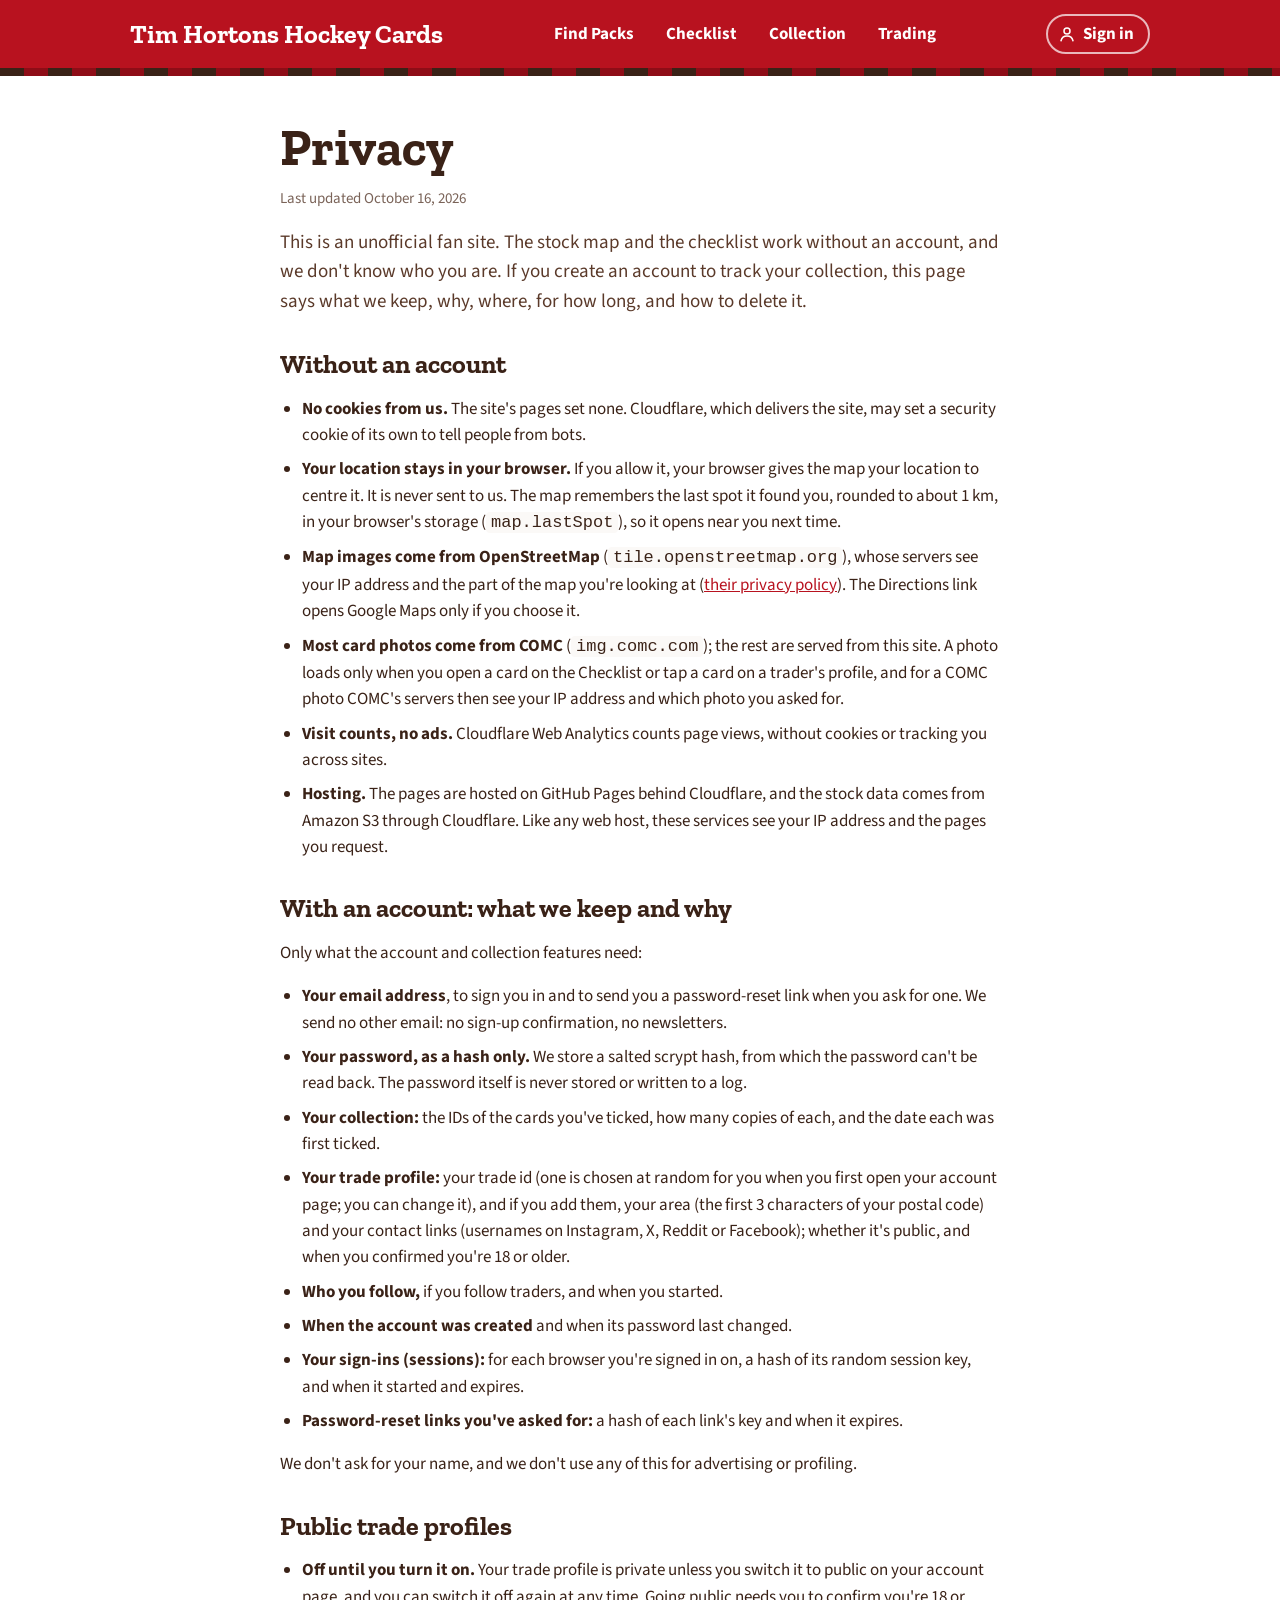
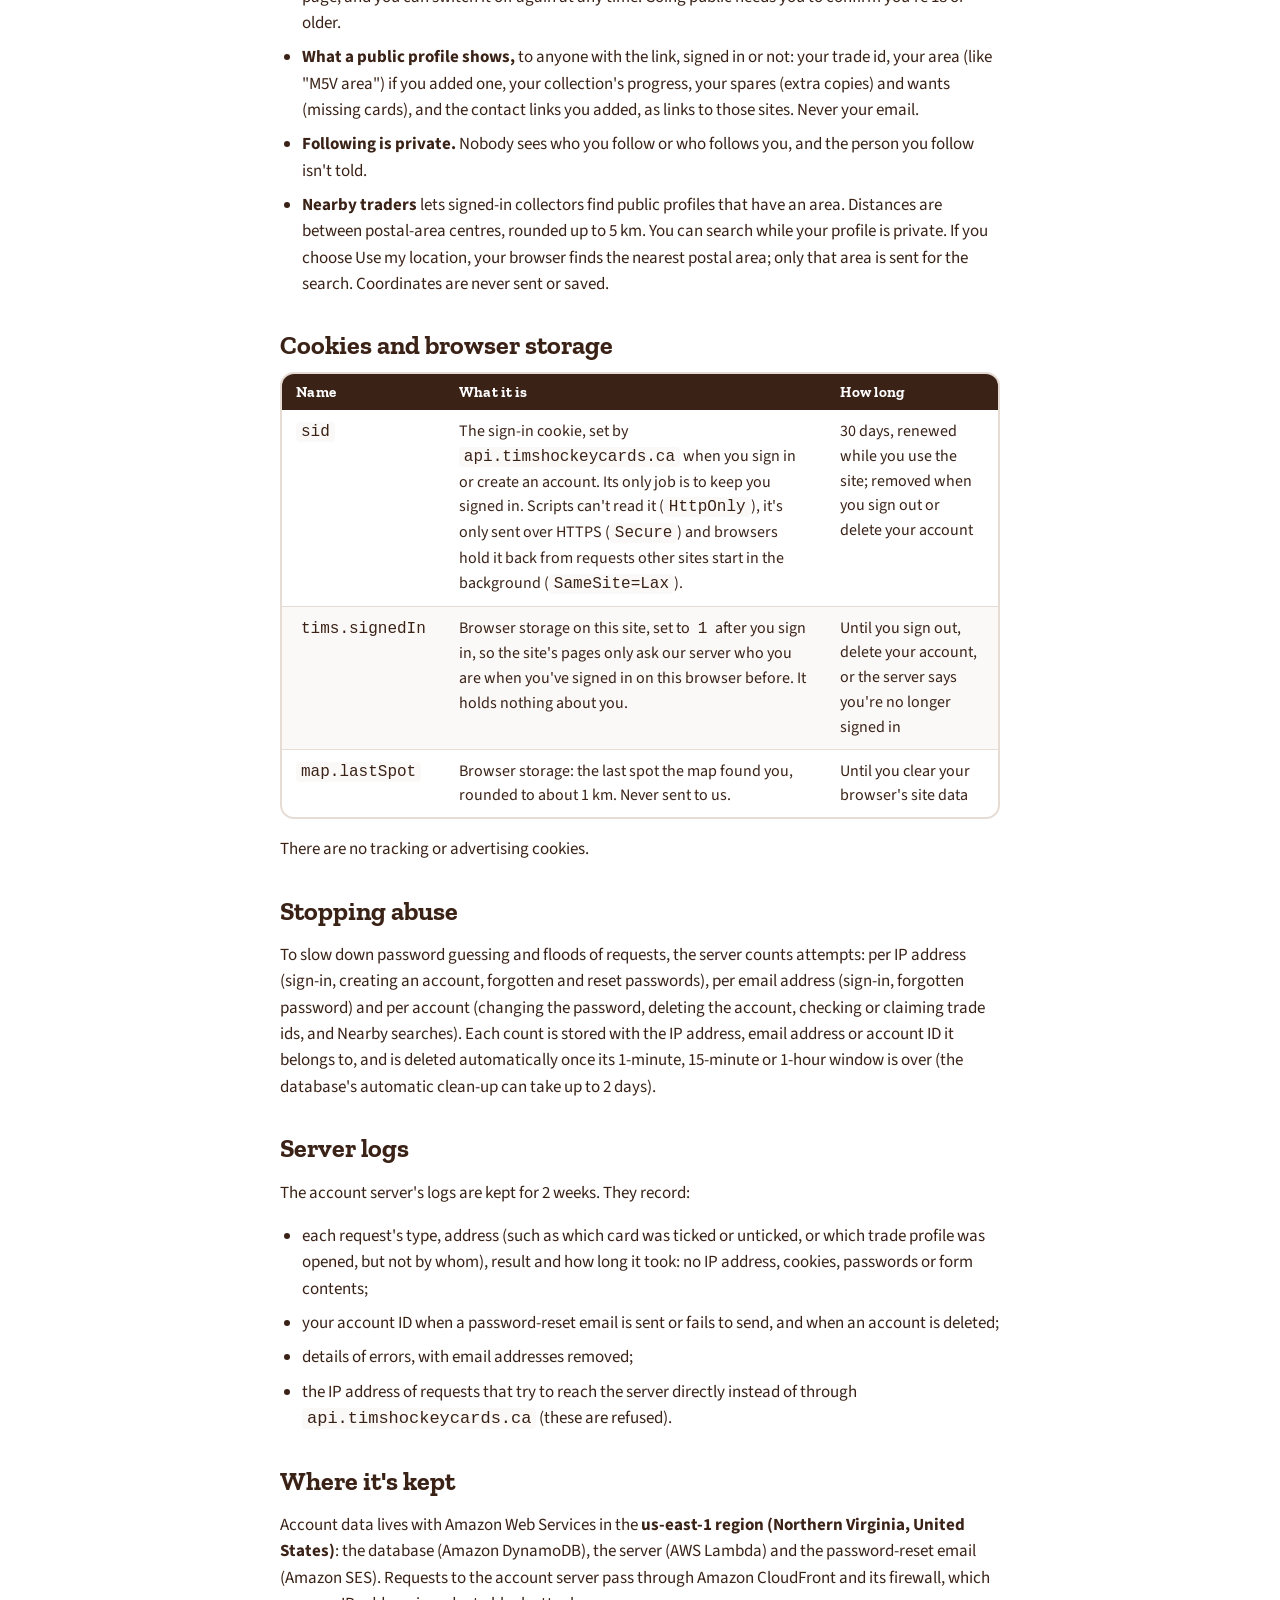
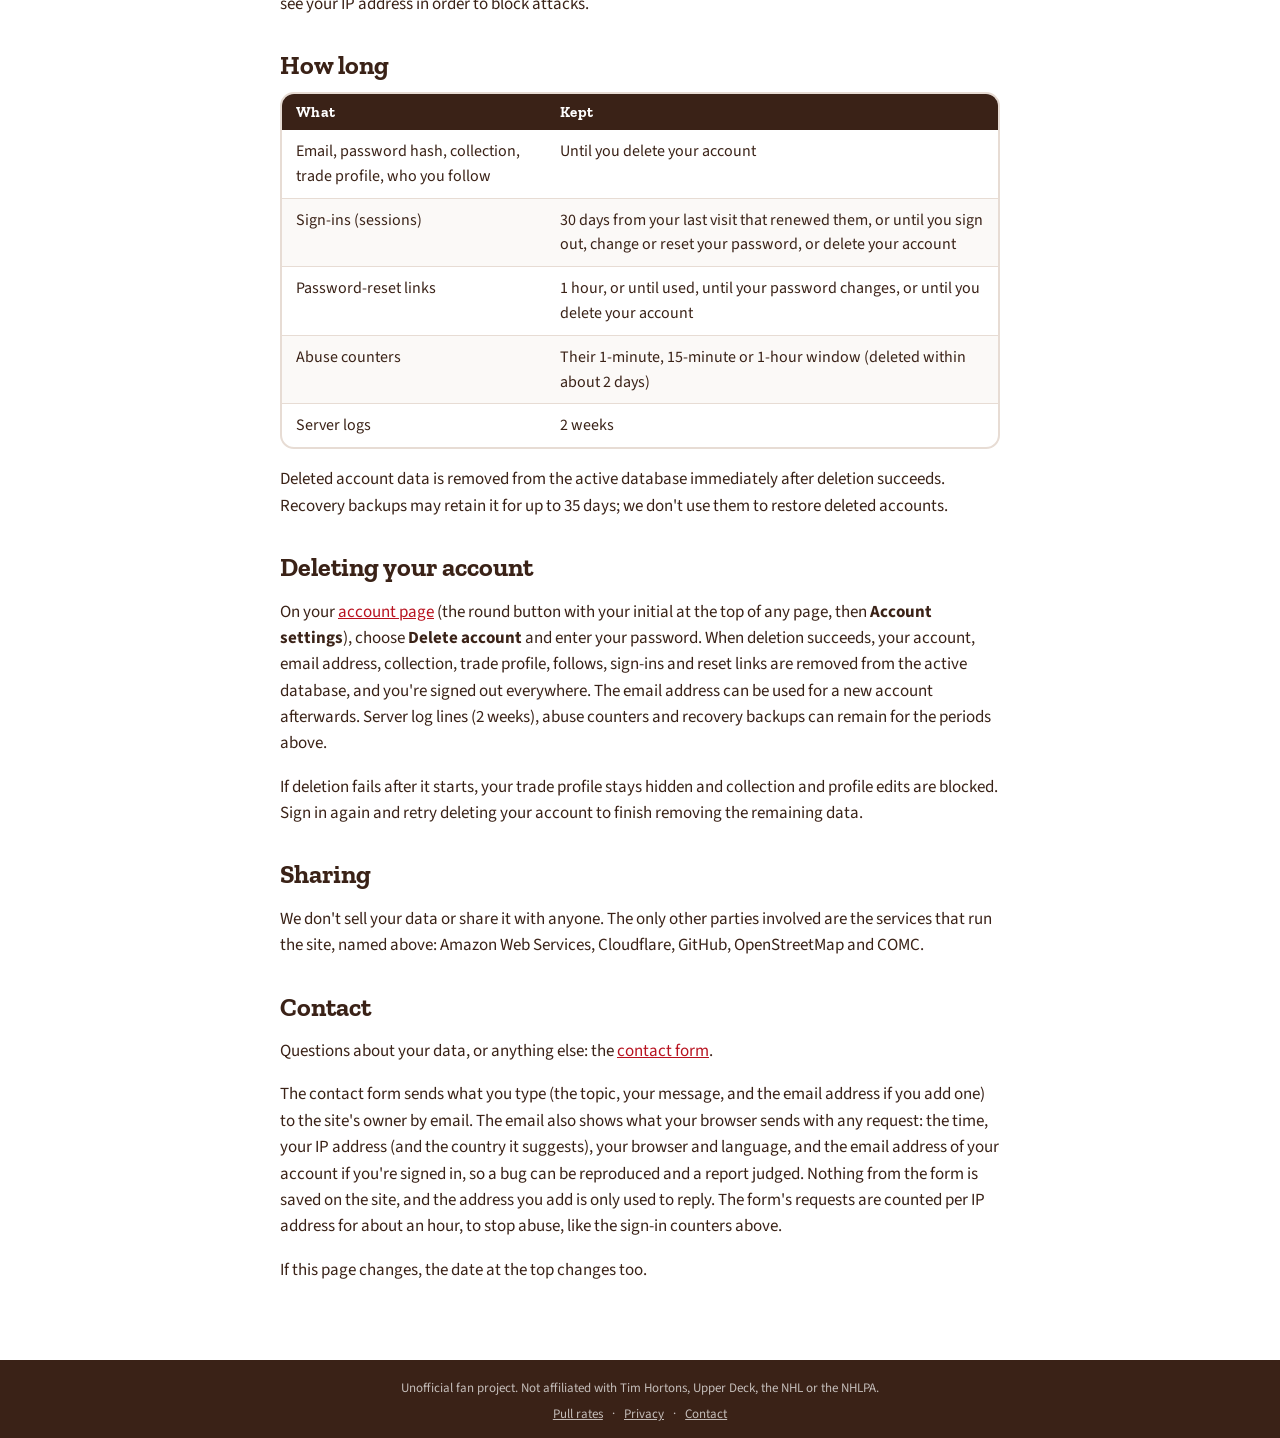
<file: privacy.html>
<!doctype html>
<html lang="en">
<head>
<meta charset="utf-8">
<meta name="viewport" content="width=device-width, initial-scale=1">
<meta name="google-adsense-account" content="ca-pub-8080880445104035">
<title>Privacy · Tim Hortons Hockey Cards 2026-27</title>
<meta name="description" content="What this site keeps about you, why, where and for how long, and how to delete your account.">
<link rel="canonical" href="https://timshockeycards.ca/privacy">
<meta property="og:type" content="website">
<meta property="og:site_name" content="Tim Hortons Hockey Cards 2026-27">
<meta property="og:title" content="Privacy · Tim Hortons Hockey Cards 2026-27">
<meta property="og:description" content="What this site keeps about you, why, where and for how long, and how to delete your account.">
<meta property="og:url" content="https://timshockeycards.ca/privacy">
<meta property="og:image" content="https://timshockeycards.ca/social-card.png">
<meta property="og:image:width" content="1200">
<meta property="og:image:height" content="630">
<meta name="twitter:card" content="summary_large_image">
<meta name="twitter:title" content="Privacy · Tim Hortons Hockey Cards 2026-27">
<meta name="twitter:description" content="What this site keeps about you, why, where and for how long, and how to delete your account.">
<meta name="twitter:image" content="https://timshockeycards.ca/social-card.png">

<link rel="icon" href="data:image/svg+xml,%3Csvg xmlns='http://www.w3.org/2000/svg' viewBox='0 0 32 32'%3E%3Crect x='6' y='3' width='20' height='26' rx='3' fill='%23b3261e'/%3E%3Crect x='9' y='6' width='14' height='14' rx='1' fill='%23fff'/%3E%3C/svg%3E">
<link rel="stylesheet" href="/css/fonts.css?v=594b093624">
<link rel="stylesheet" href="/css/base.css?v=594b093624">
<link rel="stylesheet" href="/css/layout.css?v=594b093624">
<link rel="stylesheet" href="/css/components.css?v=594b093624">
<link rel="stylesheet" href="/css/header-account.css?v=594b093624">
<link rel="stylesheet" href="/css/privacy.css?v=594b093624">
</head>
<body class="">
<header class="site-header"><div class="bar">
  <a class="brand" href="/"><b>Tim Hortons Hockey Cards</b><small><span class="live-dot" aria-hidden="true"></span>2026-27 Live Stock Availability</small></a>
  <nav class="tabs" aria-label="Pages"><a href="/">Find Packs</a><a href="/checklist">Checklist</a><a href="/collection">Collection</a><a href="/trading">Trading</a></nav>
  <div class="acct" id="acct" data-api-url="https://api.timshockeycards.ca" data-total="234" data-set-prefixes="2026-27-th-base- 2026-27-th-sc- 2026-27-th-fl- 2026-27-th-pp- 2026-27-th-ai- 2026-27-th-aa- 2026-27-th-sk- 2026-27-th-ng- 2026-27-th-po-">
    <a class="signin-link" id="acct-signin" href="/account?next=/privacy"><svg class="ico" viewBox="0 0 24 24" aria-hidden="true"><circle cx="12" cy="8" r="4"/><path d="M4 21c1-4.5 4.2-6.5 8-6.5s7 2 8 6.5"/></svg>Sign in</a>
    <button class="avatar" id="acct-button" type="button" popovertarget="acct-menu" aria-controls="acct-menu" aria-expanded="false" hidden></button>
    <div class="acct-menu" id="acct-menu" popover>
      <div class="who"><small>Signed in as</small><b id="acct-email"></b><p class="mini" id="acct-count"></p></div>
      <nav aria-label="Account"><a href="/account"><svg class="ico" viewBox="0 0 24 24" aria-hidden="true"><circle cx="12" cy="12" r="3"/><path d="M19.4 15a1.7 1.7 0 0 0 .3 1.8l.1.1a2 2 0 1 1-2.8 2.8l-.1-.1a1.7 1.7 0 0 0-1.8-.3 1.7 1.7 0 0 0-1 1.5V21a2 2 0 1 1-4 0v-.1a1.7 1.7 0 0 0-1.1-1.5 1.7 1.7 0 0 0-1.8.3l-.1.1a2 2 0 1 1-2.8-2.8l.1-.1a1.7 1.7 0 0 0 .3-1.8 1.7 1.7 0 0 0-1.5-1H3a2 2 0 1 1 0-4h.1a1.7 1.7 0 0 0 1.5-1.1 1.7 1.7 0 0 0-.3-1.8l-.1-.1a2 2 0 1 1 2.8-2.8l.1.1a1.7 1.7 0 0 0 1.8.3H9a1.7 1.7 0 0 0 1-1.5V3a2 2 0 1 1 4 0v.1a1.7 1.7 0 0 0 1 1.5 1.7 1.7 0 0 0 1.8-.3l.1-.1a2 2 0 1 1 2.8 2.8l-.1.1a1.7 1.7 0 0 0-.3 1.8V9a1.7 1.7 0 0 0 1.5 1H21a2 2 0 1 1 0 4h-.1a1.7 1.7 0 0 0-1.5 1z"/></svg>Account settings</a></nav>
      <hr>
      <button class="item" id="acct-signout" type="button"><svg class="ico" viewBox="0 0 24 24" aria-hidden="true"><path d="M9 21H5a2 2 0 0 1-2-2V5a2 2 0 0 1 2-2h4M16 17l5-5-5-5M21 12H9"/></svg>Sign out</button>
      <p class="form-error" id="acct-error" role="alert" hidden></p>
    </div>
    <span class="visually-hidden" id="acct-status" role="status"></span>
  </div>
</div></header>
<div class="stripe" aria-hidden="true"></div>
<main class="page privacy-page">
  <h1>Privacy</h1>
  <p class="updated">Last updated October 16, 2026</p>
  <p class="lede">This is an unofficial fan site. The stock map and the checklist work without an account, and we don't know who you are. If you create an account to track your collection, this page says what we keep, why, where, for how long, and how to delete it.</p>

  <h2>Without an account</h2>
  <ul>
    <li><b>No cookies from us.</b> The site's pages set none. Cloudflare, which delivers the site, may set a security cookie of its own to tell people from bots.</li>
    <li><b>Your location stays in your browser.</b> If you allow it, your browser gives the map your location to centre it. It is never sent to us. The map remembers the last spot it found you, rounded to about 1&nbsp;km, in your browser's storage (<code>map.lastSpot</code>), so it opens near you next time.</li>
    <li><b>Map images come from OpenStreetMap</b> (<code>tile.openstreetmap.org</code>), whose servers see your IP address and the part of the map you're looking at (<a href="https://osmfoundation.org/wiki/Privacy_Policy">their privacy policy</a>). The Directions link opens Google Maps only if you choose it.</li>
    <li><b>Most card photos come from COMC</b> (<code>img.comc.com</code>); the rest are served from this site. A photo loads only when you open a card on the Checklist or tap a card on a trader's profile, and for a COMC photo COMC's servers then see your IP address and which photo you asked for.</li>
    <li><b>Visit counts, no ads.</b> Cloudflare Web Analytics counts page views, without cookies or tracking you across sites.</li>
    <li><b>Hosting.</b> The pages are hosted on GitHub Pages behind Cloudflare, and the stock data comes from Amazon S3 through Cloudflare. Like any web host, these services see your IP address and the pages you request.</li>
  </ul>

  <h2>With an account: what we keep and why</h2>
  <p>Only what the account and collection features need:</p>
  <ul>
    <li><b>Your email address</b>, to sign you in and to send you a password-reset link when you ask for one. We send no other email: no sign-up confirmation, no newsletters.</li>
    <li><b>Your password, as a hash only.</b> We store a salted scrypt hash, from which the password can't be read back. The password itself is never stored or written to a log.</li>
    <li><b>Your collection:</b> the IDs of the cards you've ticked, how many copies of each, and the date each was first ticked.</li>
    <li><b>Your trade profile:</b> your trade id (one is chosen at random for you when you first open your account page; you can change it), and if you add them, your area (the first 3 characters of your postal code) and your contact links (usernames on Instagram, X, Reddit or Facebook); whether it's public, and when you confirmed you're 18 or older.</li>
    <li><b>Who you follow,</b> if you follow traders, and when you started.</li>
    <li><b>When the account was created</b> and when its password last changed.</li>
    <li><b>Your sign-ins (sessions):</b> for each browser you're signed in on, a hash of its random session key, and when it started and expires.</li>
    <li><b>Password-reset links you've asked for:</b> a hash of each link's key and when it expires.</li>
  </ul>
  <p>We don't ask for your name, and we don't use any of this for advertising or profiling.</p>

  <h2>Public trade profiles</h2>
  <ul>
    <li><b>Off until you turn it on.</b> Your trade profile is private unless you switch it to public on your account page, and you can switch it off again at any time. Going public needs you to confirm you're 18 or older.</li>
    <li><b>What a public profile shows,</b> to anyone with the link, signed in or not: your trade id, your area (like "M5V area") if you added one, your collection's progress, your spares (extra copies) and wants (missing cards), and the contact links you added, as links to those sites. Never your email.</li>
    <li><b>Following is private.</b> Nobody sees who you follow or who follows you, and the person you follow isn't told.</li>
    <li><b>Nearby traders</b> lets signed-in collectors find public profiles that have an area. Distances are between postal-area centres, rounded up to 5 km. You can search while your profile is private. If you choose Use my location, your browser finds the nearest postal area; only that area is sent for the search. Coordinates are never sent or saved.</li>
  </ul>

  <h2>Cookies and browser storage</h2>
  <div class="table-wrap">
  <table class="data-table stack">
    <thead><tr><th scope="col">Name</th><th scope="col">What it is</th><th scope="col">How long</th></tr></thead>
    <tbody>
      <tr><td><code>sid</code></td><td>The sign-in cookie, set by <code>api.timshockeycards.ca</code> when you sign in or create an account. Its only job is to keep you signed in. Scripts can't read it (<code>HttpOnly</code>), it's only sent over HTTPS (<code>Secure</code>) and browsers hold it back from requests other sites start in the background (<code>SameSite=Lax</code>).</td><td data-label="How long">30 days, renewed while you use the site; removed when you sign out or delete your account</td></tr>
      <tr><td><code>tims.signedIn</code></td><td>Browser storage on this site, set to <code>1</code> after you sign in, so the site's pages only ask our server who you are when you've signed in on this browser before. It holds nothing about you.</td><td data-label="How long">Until you sign out, delete your account, or the server says you're no longer signed in</td></tr>
      <tr><td><code>map.lastSpot</code></td><td>Browser storage: the last spot the map found you, rounded to about 1&nbsp;km. Never sent to us.</td><td data-label="How long">Until you clear your browser's site data</td></tr>
    </tbody>
  </table>
  </div>
  <p>There are no tracking or advertising cookies.</p>

  <h2>Stopping abuse</h2>
  <p>To slow down password guessing and floods of requests, the server counts attempts: per IP address (sign-in, creating an account, forgotten and reset passwords), per email address (sign-in, forgotten password) and per account (changing the password, deleting the account, checking or claiming trade ids, and Nearby searches). Each count is stored with the IP address, email address or account ID it belongs to, and is deleted automatically once its 1-minute, 15-minute or 1-hour window is over (the database's automatic clean-up can take up to 2 days).</p>

  <h2>Server logs</h2>
  <p>The account server's logs are kept for 2 weeks. They record:</p>
  <ul>
    <li>each request's type, address (such as which card was ticked or unticked, or which trade profile was opened, but not by whom), result and how long it took: no IP address, cookies, passwords or form contents;</li>
    <li>your account ID when a password-reset email is sent or fails to send, and when an account is deleted;</li>
    <li>details of errors, with email addresses removed;</li>
    <li>the IP address of requests that try to reach the server directly instead of through <code>api.timshockeycards.ca</code> (these are refused).</li>
  </ul>

  <h2>Where it's kept</h2>
  <p>Account data lives with Amazon Web Services in the <b>us-east-1 region (Northern Virginia, United States)</b>: the database (Amazon DynamoDB), the server (AWS Lambda) and the password-reset email (Amazon SES). Requests to the account server pass through Amazon CloudFront and its firewall, which see your IP address in order to block attacks.</p>

  <h2>How long</h2>
  <div class="table-wrap">
  <table class="data-table">
    <thead><tr><th scope="col">What</th><th scope="col">Kept</th></tr></thead>
    <tbody>
      <tr><td>Email, password hash, collection, trade profile, who you follow</td><td>Until you delete your account</td></tr>
      <tr><td>Sign-ins (sessions)</td><td>30 days from your last visit that renewed them, or until you sign out, change or reset your password, or delete your account</td></tr>
      <tr><td>Password-reset links</td><td>1 hour, or until used, until your password changes, or until you delete your account</td></tr>
      <tr><td>Abuse counters</td><td>Their 1-minute, 15-minute or 1-hour window (deleted within about 2 days)</td></tr>
      <tr><td>Server logs</td><td>2 weeks</td></tr>
    </tbody>
  </table>
  </div>
  <p>Deleted account data is removed from the active database immediately after deletion succeeds. Recovery backups may retain it for up to 35 days; we don't use them to restore deleted accounts.</p>

  <h2>Deleting your account</h2>
  <p>On your <a href="/account">account page</a> (the round button with your initial at the top of any page, then <b>Account settings</b>), choose <b>Delete account</b> and enter your password. When deletion succeeds, your account, email address, collection, trade profile, follows, sign-ins and reset links are removed from the active database, and you're signed out everywhere. The email address can be used for a new account afterwards. Server log lines (2 weeks), abuse counters and recovery backups can remain for the periods above.</p>
  <p>If deletion fails after it starts, your trade profile stays hidden and collection and profile edits are blocked. Sign in again and retry deleting your account to finish removing the remaining data.</p>

  <h2>Sharing</h2>
  <p>We don't sell your data or share it with anyone. The only other parties involved are the services that run the site, named above: Amazon Web Services, Cloudflare, GitHub, OpenStreetMap and COMC.</p>

  <h2>Contact</h2>
  <p>Questions about your data, or anything else: the <a href="/contact">contact form</a>.</p>
  <p>The contact form sends what you type (the topic, your message, and the email address if you add one) to the site's owner by email. The email also shows what your browser sends with any request: the time, your IP address (and the country it suggests), your browser and language, and the email address of your account if you're signed in, so a bug can be reproduced and a report judged. Nothing from the form is saved on the site, and the address you add is only used to reply. The form's requests are counted per IP address for about an hour, to stop abuse, like the sign-in counters above.</p>
  <p>If this page changes, the date at the top changes too.</p>
</main>
<footer class="site-footer">Unofficial fan project. Not affiliated with Tim Hortons, Upper Deck, the NHL or the NHLPA.<ul class="footer-links" aria-label="Site links"><li><a href="/pull-rates">Pull rates</a></li><li><a href="/privacy">Privacy</a></li><li><a href="/contact">Contact</a></li></ul></footer>
<script type="module" src="/js/header-account.js?v=594b093624"></script>
</body>
</html>
</file>
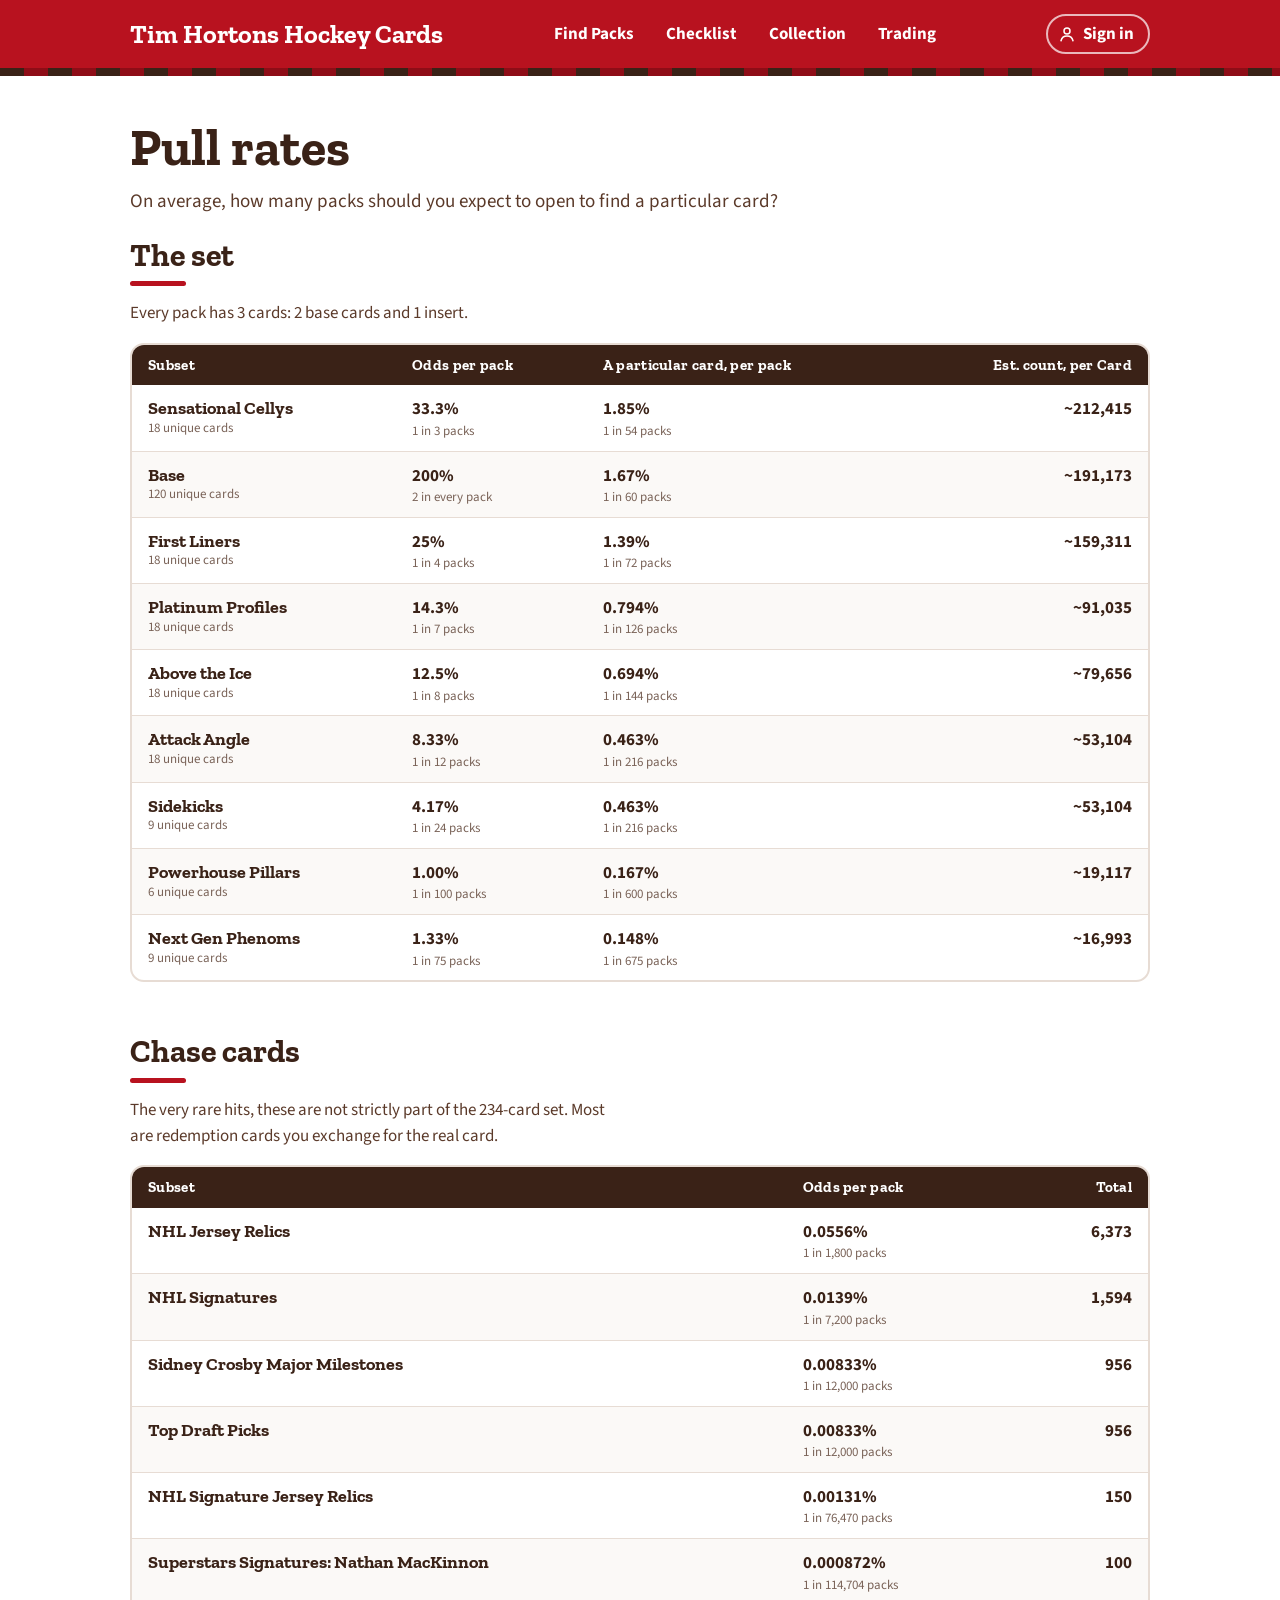
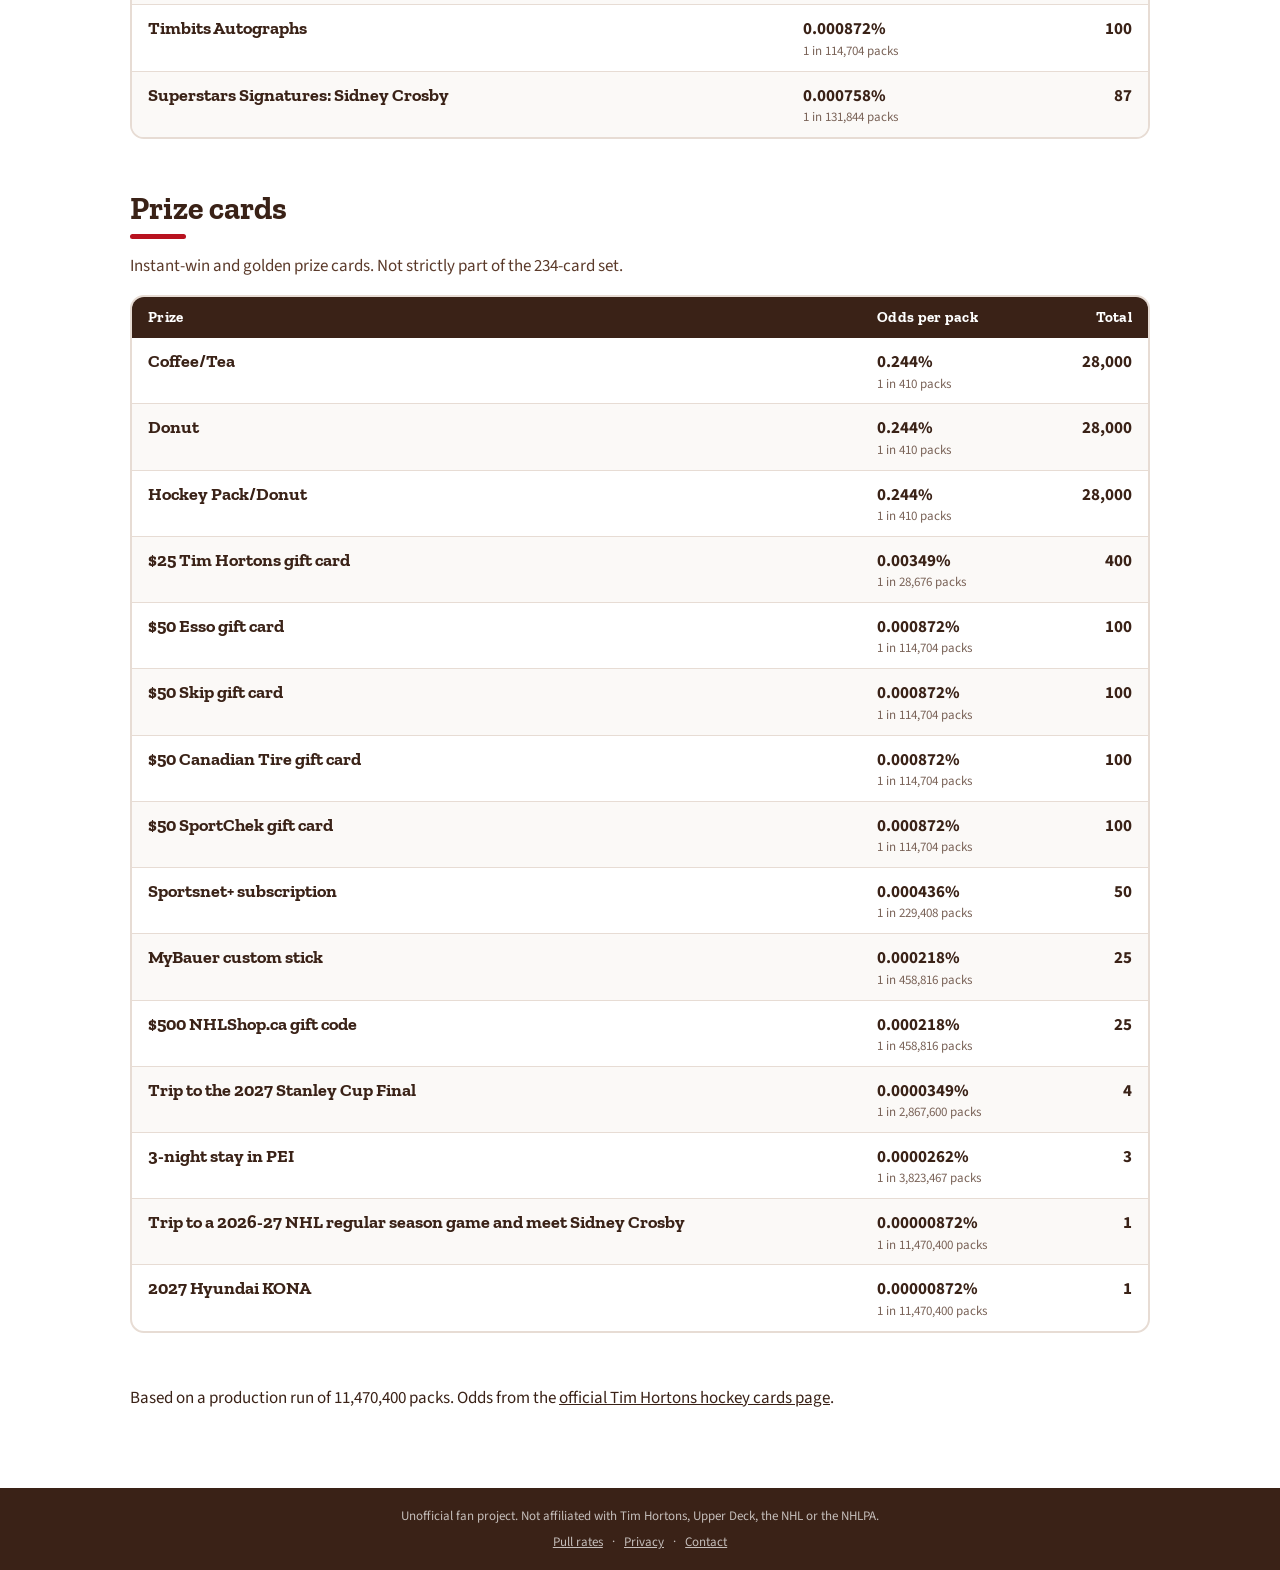
<file: pull-rates.html>
<!doctype html>
<html lang="en">
<head>
<meta charset="utf-8">
<meta name="viewport" content="width=device-width, initial-scale=1">
<meta name="google-adsense-account" content="ca-pub-8080880445104035">
<title>Pull rates · Tim Hortons Hockey Cards 2026-27</title>
<meta name="description" content="The chance of pulling one particular card from a pack of the 2026-27 Upper Deck Tim Hortons Hockey set, and how many copies of each card were made.">
<link rel="canonical" href="https://timshockeycards.ca/pull-rates">
<meta property="og:type" content="website">
<meta property="og:site_name" content="Tim Hortons Hockey Cards 2026-27">
<meta property="og:title" content="Pull rates · Tim Hortons Hockey Cards 2026-27">
<meta property="og:description" content="The chance of pulling one particular card from a pack of the 2026-27 Upper Deck Tim Hortons Hockey set, and how many copies of each card were made.">
<meta property="og:url" content="https://timshockeycards.ca/pull-rates">
<meta property="og:image" content="https://timshockeycards.ca/social-card.png">
<meta property="og:image:width" content="1200">
<meta property="og:image:height" content="630">
<meta name="twitter:card" content="summary_large_image">
<meta name="twitter:title" content="Pull rates · Tim Hortons Hockey Cards 2026-27">
<meta name="twitter:description" content="The chance of pulling one particular card from a pack of the 2026-27 Upper Deck Tim Hortons Hockey set, and how many copies of each card were made.">
<meta name="twitter:image" content="https://timshockeycards.ca/social-card.png">

<link rel="icon" href="data:image/svg+xml,%3Csvg xmlns='http://www.w3.org/2000/svg' viewBox='0 0 32 32'%3E%3Crect x='6' y='3' width='20' height='26' rx='3' fill='%23b3261e'/%3E%3Crect x='9' y='6' width='14' height='14' rx='1' fill='%23fff'/%3E%3C/svg%3E">
<link rel="stylesheet" href="/css/fonts.css?v=594b093624">
<link rel="stylesheet" href="/css/base.css?v=594b093624">
<link rel="stylesheet" href="/css/layout.css?v=594b093624">
<link rel="stylesheet" href="/css/components.css?v=594b093624">
<link rel="stylesheet" href="/css/header-account.css?v=594b093624">
<link rel="stylesheet" href="/css/rates.css?v=594b093624">
</head>
<body class="">
<header class="site-header"><div class="bar">
  <a class="brand" href="/"><b>Tim Hortons Hockey Cards</b><small><span class="live-dot" aria-hidden="true"></span>2026-27 Live Stock Availability</small></a>
  <nav class="tabs" aria-label="Pages"><a href="/">Find Packs</a><a href="/checklist">Checklist</a><a href="/collection">Collection</a><a href="/trading">Trading</a></nav>
  <div class="acct" id="acct" data-api-url="https://api.timshockeycards.ca" data-total="234" data-set-prefixes="2026-27-th-base- 2026-27-th-sc- 2026-27-th-fl- 2026-27-th-pp- 2026-27-th-ai- 2026-27-th-aa- 2026-27-th-sk- 2026-27-th-ng- 2026-27-th-po-">
    <a class="signin-link" id="acct-signin" href="/account?next=/pull-rates"><svg class="ico" viewBox="0 0 24 24" aria-hidden="true"><circle cx="12" cy="8" r="4"/><path d="M4 21c1-4.5 4.2-6.5 8-6.5s7 2 8 6.5"/></svg>Sign in</a>
    <button class="avatar" id="acct-button" type="button" popovertarget="acct-menu" aria-controls="acct-menu" aria-expanded="false" hidden></button>
    <div class="acct-menu" id="acct-menu" popover>
      <div class="who"><small>Signed in as</small><b id="acct-email"></b><p class="mini" id="acct-count"></p></div>
      <nav aria-label="Account"><a href="/account"><svg class="ico" viewBox="0 0 24 24" aria-hidden="true"><circle cx="12" cy="12" r="3"/><path d="M19.4 15a1.7 1.7 0 0 0 .3 1.8l.1.1a2 2 0 1 1-2.8 2.8l-.1-.1a1.7 1.7 0 0 0-1.8-.3 1.7 1.7 0 0 0-1 1.5V21a2 2 0 1 1-4 0v-.1a1.7 1.7 0 0 0-1.1-1.5 1.7 1.7 0 0 0-1.8.3l-.1.1a2 2 0 1 1-2.8-2.8l.1-.1a1.7 1.7 0 0 0 .3-1.8 1.7 1.7 0 0 0-1.5-1H3a2 2 0 1 1 0-4h.1a1.7 1.7 0 0 0 1.5-1.1 1.7 1.7 0 0 0-.3-1.8l-.1-.1a2 2 0 1 1 2.8-2.8l.1.1a1.7 1.7 0 0 0 1.8.3H9a1.7 1.7 0 0 0 1-1.5V3a2 2 0 1 1 4 0v.1a1.7 1.7 0 0 0 1 1.5 1.7 1.7 0 0 0 1.8-.3l.1-.1a2 2 0 1 1 2.8 2.8l-.1.1a1.7 1.7 0 0 0-.3 1.8V9a1.7 1.7 0 0 0 1.5 1H21a2 2 0 1 1 0 4h-.1a1.7 1.7 0 0 0-1.5 1z"/></svg>Account settings</a></nav>
      <hr>
      <button class="item" id="acct-signout" type="button"><svg class="ico" viewBox="0 0 24 24" aria-hidden="true"><path d="M9 21H5a2 2 0 0 1-2-2V5a2 2 0 0 1 2-2h4M16 17l5-5-5-5M21 12H9"/></svg>Sign out</button>
      <p class="form-error" id="acct-error" role="alert" hidden></p>
    </div>
    <span class="visually-hidden" id="acct-status" role="status"></span>
  </div>
</div></header>
<div class="stripe" aria-hidden="true"></div>
<main class="page rates-page">
  <h1>Pull rates</h1>
  <p class="lede">On average, how many packs should you expect to open to find a particular card?</p>

  <section class="group" id="set">
    <h2>The set</h2>
    <p class="blurb">Every pack has 3 cards: 2 base cards and 1 insert.</p>
    <table class="rates"><thead><tr><th scope="col">Subset</th><th scope="col">Odds per pack</th><th scope="col">A particular card, per pack</th><th scope="col" class="copies">Est. count, per Card</th></tr></thead><tbody><tr>
      <th scope="row"><b>Sensational Cellys</b><small>18 unique cards</small></th>
      <td><b>33.3%</b><small>1 in 3 packs</small></td>
      <td><b>1.85%</b><small>1 in 54 packs</small></td>
      <td class="copies"><b>~212,415</b></td>
    </tr><tr>
      <th scope="row"><b>Base</b><small>120 unique cards</small></th>
      <td><b>200%</b><small>2 in every pack</small></td>
      <td><b>1.67%</b><small>1 in 60 packs</small></td>
      <td class="copies"><b>~191,173</b></td>
    </tr><tr>
      <th scope="row"><b>First Liners</b><small>18 unique cards</small></th>
      <td><b>25%</b><small>1 in 4 packs</small></td>
      <td><b>1.39%</b><small>1 in 72 packs</small></td>
      <td class="copies"><b>~159,311</b></td>
    </tr><tr>
      <th scope="row"><b>Platinum Profiles</b><small>18 unique cards</small></th>
      <td><b>14.3%</b><small>1 in 7 packs</small></td>
      <td><b>0.794%</b><small>1 in 126 packs</small></td>
      <td class="copies"><b>~91,035</b></td>
    </tr><tr>
      <th scope="row"><b>Above the Ice</b><small>18 unique cards</small></th>
      <td><b>12.5%</b><small>1 in 8 packs</small></td>
      <td><b>0.694%</b><small>1 in 144 packs</small></td>
      <td class="copies"><b>~79,656</b></td>
    </tr><tr>
      <th scope="row"><b>Attack Angle</b><small>18 unique cards</small></th>
      <td><b>8.33%</b><small>1 in 12 packs</small></td>
      <td><b>0.463%</b><small>1 in 216 packs</small></td>
      <td class="copies"><b>~53,104</b></td>
    </tr><tr>
      <th scope="row"><b>Sidekicks</b><small>9 unique cards</small></th>
      <td><b>4.17%</b><small>1 in 24 packs</small></td>
      <td><b>0.463%</b><small>1 in 216 packs</small></td>
      <td class="copies"><b>~53,104</b></td>
    </tr><tr>
      <th scope="row"><b>Powerhouse Pillars</b><small>6 unique cards</small></th>
      <td><b>1.00%</b><small>1 in 100 packs</small></td>
      <td><b>0.167%</b><small>1 in 600 packs</small></td>
      <td class="copies"><b>~19,117</b></td>
    </tr><tr>
      <th scope="row"><b>Next Gen Phenoms</b><small>9 unique cards</small></th>
      <td><b>1.33%</b><small>1 in 75 packs</small></td>
      <td><b>0.148%</b><small>1 in 675 packs</small></td>
      <td class="copies"><b>~16,993</b></td>
    </tr></tbody></table>
  </section>

  <section class="group" id="chase">
    <h2>Chase cards</h2>
    <p class="blurb">The very rare hits, these are not strictly part of the 234-card set. Most are redemption cards you exchange for the real card.</p>
    <table class="rates chase"><thead><tr><th scope="col">Subset</th><th scope="col">Odds per pack</th><th scope="col" class="copies">Total</th></tr></thead><tbody><tr>
      <th scope="row"><b>NHL Jersey Relics</b></th>
      <td><b>0.0556%</b><small>1 in 1,800 packs</small></td>
      <td class="copies"><b>6,373</b></td>
    </tr><tr>
      <th scope="row"><b>NHL Signatures</b></th>
      <td><b>0.0139%</b><small>1 in 7,200 packs</small></td>
      <td class="copies"><b>1,594</b></td>
    </tr><tr>
      <th scope="row"><b>Sidney Crosby Major Milestones</b></th>
      <td><b>0.00833%</b><small>1 in 12,000 packs</small></td>
      <td class="copies"><b>956</b></td>
    </tr><tr>
      <th scope="row"><b>Top Draft Picks</b></th>
      <td><b>0.00833%</b><small>1 in 12,000 packs</small></td>
      <td class="copies"><b>956</b></td>
    </tr><tr>
      <th scope="row"><b>NHL Signature Jersey Relics</b></th>
      <td><b>0.00131%</b><small>1 in 76,470 packs</small></td>
      <td class="copies"><b>150</b></td>
    </tr><tr>
      <th scope="row"><b>Superstars Signatures: Nathan MacKinnon</b></th>
      <td><b>0.000872%</b><small>1 in 114,704 packs</small></td>
      <td class="copies"><b>100</b></td>
    </tr><tr>
      <th scope="row"><b>Timbits Autographs</b></th>
      <td><b>0.000872%</b><small>1 in 114,704 packs</small></td>
      <td class="copies"><b>100</b></td>
    </tr><tr>
      <th scope="row"><b>Superstars Signatures: Sidney Crosby</b></th>
      <td><b>0.000758%</b><small>1 in 131,844 packs</small></td>
      <td class="copies"><b>87</b></td>
    </tr></tbody></table>
  </section>

  <section class="group" id="prize-cards">
    <h2>Prize cards</h2>
    <p class="blurb">Instant-win and golden prize cards. Not strictly part of the 234-card set.</p>
    <table class="rates prizes"><thead><tr><th scope="col">Prize</th><th scope="col">Odds per pack</th><th scope="col" class="copies">Total</th></tr></thead><tbody><tr>
      <th scope="row"><b>Coffee/Tea</b></th>
      <td><b>0.244%</b><small>1 in 410 packs</small></td>
      <td class="copies"><b>28,000</b></td>
    </tr><tr>
      <th scope="row"><b>Donut</b></th>
      <td><b>0.244%</b><small>1 in 410 packs</small></td>
      <td class="copies"><b>28,000</b></td>
    </tr><tr>
      <th scope="row"><b>Hockey Pack/Donut</b></th>
      <td><b>0.244%</b><small>1 in 410 packs</small></td>
      <td class="copies"><b>28,000</b></td>
    </tr><tr>
      <th scope="row"><b>$25 Tim Hortons gift card</b></th>
      <td><b>0.00349%</b><small>1 in 28,676 packs</small></td>
      <td class="copies"><b>400</b></td>
    </tr><tr>
      <th scope="row"><b>$50 Esso gift card</b></th>
      <td><b>0.000872%</b><small>1 in 114,704 packs</small></td>
      <td class="copies"><b>100</b></td>
    </tr><tr>
      <th scope="row"><b>$50 Skip gift card</b></th>
      <td><b>0.000872%</b><small>1 in 114,704 packs</small></td>
      <td class="copies"><b>100</b></td>
    </tr><tr>
      <th scope="row"><b>$50 Canadian Tire gift card</b></th>
      <td><b>0.000872%</b><small>1 in 114,704 packs</small></td>
      <td class="copies"><b>100</b></td>
    </tr><tr>
      <th scope="row"><b>$50 SportChek gift card</b></th>
      <td><b>0.000872%</b><small>1 in 114,704 packs</small></td>
      <td class="copies"><b>100</b></td>
    </tr><tr>
      <th scope="row"><b>Sportsnet+ subscription</b></th>
      <td><b>0.000436%</b><small>1 in 229,408 packs</small></td>
      <td class="copies"><b>50</b></td>
    </tr><tr>
      <th scope="row"><b>MyBauer custom stick</b></th>
      <td><b>0.000218%</b><small>1 in 458,816 packs</small></td>
      <td class="copies"><b>25</b></td>
    </tr><tr>
      <th scope="row"><b>$500 NHLShop.ca gift code</b></th>
      <td><b>0.000218%</b><small>1 in 458,816 packs</small></td>
      <td class="copies"><b>25</b></td>
    </tr><tr>
      <th scope="row"><b>Trip to the 2027 Stanley Cup Final</b></th>
      <td><b>0.0000349%</b><small>1 in 2,867,600 packs</small></td>
      <td class="copies"><b>4</b></td>
    </tr><tr>
      <th scope="row"><b>3-night stay in PEI</b></th>
      <td><b>0.0000262%</b><small>1 in 3,823,467 packs</small></td>
      <td class="copies"><b>3</b></td>
    </tr><tr>
      <th scope="row"><b>Trip to a 2026-27 NHL regular season game and meet Sidney Crosby</b></th>
      <td><b>0.00000872%</b><small>1 in 11,470,400 packs</small></td>
      <td class="copies"><b>1</b></td>
    </tr><tr>
      <th scope="row"><b>2027 Hyundai KONA</b></th>
      <td><b>0.00000872%</b><small>1 in 11,470,400 packs</small></td>
      <td class="copies"><b>1</b></td>
    </tr></tbody></table>
  </section>

  <p class="note"><span class="run">Based on a production run of 11,470,400 packs.</span> Odds from the <a href="https://www.timhortons.ca/hockeycards" rel="noopener">official Tim Hortons hockey cards page</a>.</p>
</main>
<footer class="site-footer">Unofficial fan project. Not affiliated with Tim Hortons, Upper Deck, the NHL or the NHLPA.<ul class="footer-links" aria-label="Site links"><li><a href="/pull-rates">Pull rates</a></li><li><a href="/privacy">Privacy</a></li><li><a href="/contact">Contact</a></li></ul></footer>
<script type="module" src="/js/header-account.js?v=594b093624"></script>
</body>
</html>
</file>
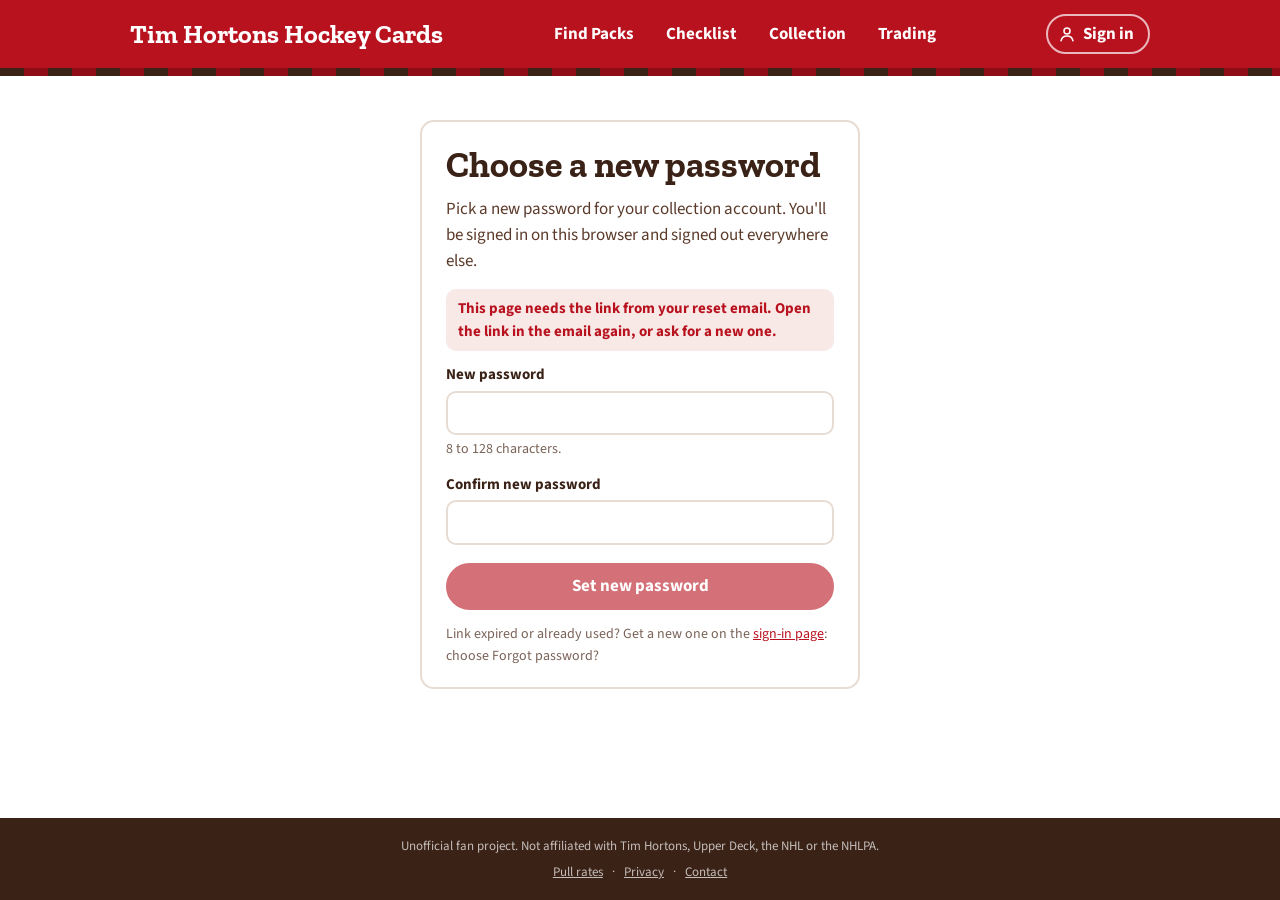
<file: reset-password.html>
<!doctype html>
<html lang="en">
<head>
<meta charset="utf-8">
<meta name="viewport" content="width=device-width, initial-scale=1">
<meta name="google-adsense-account" content="ca-pub-8080880445104035">
<title>Reset password · Tim Hortons Hockey Cards 2026-27</title>
<meta name="description" content="Choose a new password for your collection account.">


<link rel="icon" href="data:image/svg+xml,%3Csvg xmlns='http://www.w3.org/2000/svg' viewBox='0 0 32 32'%3E%3Crect x='6' y='3' width='20' height='26' rx='3' fill='%23b3261e'/%3E%3Crect x='9' y='6' width='14' height='14' rx='1' fill='%23fff'/%3E%3C/svg%3E">
<meta name="robots" content="noindex">
<meta name="referrer" content="no-referrer">
<link rel="stylesheet" href="/css/fonts.css?v=594b093624">
<link rel="stylesheet" href="/css/base.css?v=594b093624">
<link rel="stylesheet" href="/css/layout.css?v=594b093624">
<link rel="stylesheet" href="/css/components.css?v=594b093624">
<link rel="stylesheet" href="/css/header-account.css?v=594b093624">
<link rel="stylesheet" href="/css/reset-password.css?v=594b093624">
</head>
<body class="">
<header class="site-header"><div class="bar">
  <a class="brand" href="/"><b>Tim Hortons Hockey Cards</b><small><span class="live-dot" aria-hidden="true"></span>2026-27 Live Stock Availability</small></a>
  <nav class="tabs" aria-label="Pages"><a href="/">Find Packs</a><a href="/checklist">Checklist</a><a href="/collection">Collection</a><a href="/trading">Trading</a></nav>
  <div class="acct" id="acct" data-api-url="https://api.timshockeycards.ca" data-total="234" data-set-prefixes="2026-27-th-base- 2026-27-th-sc- 2026-27-th-fl- 2026-27-th-pp- 2026-27-th-ai- 2026-27-th-aa- 2026-27-th-sk- 2026-27-th-ng- 2026-27-th-po-">
    <a class="signin-link" id="acct-signin" href="/account"><svg class="ico" viewBox="0 0 24 24" aria-hidden="true"><circle cx="12" cy="8" r="4"/><path d="M4 21c1-4.5 4.2-6.5 8-6.5s7 2 8 6.5"/></svg>Sign in</a>
    <button class="avatar" id="acct-button" type="button" popovertarget="acct-menu" aria-controls="acct-menu" aria-expanded="false" hidden></button>
    <div class="acct-menu" id="acct-menu" popover>
      <div class="who"><small>Signed in as</small><b id="acct-email"></b><p class="mini" id="acct-count"></p></div>
      <nav aria-label="Account"><a href="/account"><svg class="ico" viewBox="0 0 24 24" aria-hidden="true"><circle cx="12" cy="12" r="3"/><path d="M19.4 15a1.7 1.7 0 0 0 .3 1.8l.1.1a2 2 0 1 1-2.8 2.8l-.1-.1a1.7 1.7 0 0 0-1.8-.3 1.7 1.7 0 0 0-1 1.5V21a2 2 0 1 1-4 0v-.1a1.7 1.7 0 0 0-1.1-1.5 1.7 1.7 0 0 0-1.8.3l-.1.1a2 2 0 1 1-2.8-2.8l.1-.1a1.7 1.7 0 0 0 .3-1.8 1.7 1.7 0 0 0-1.5-1H3a2 2 0 1 1 0-4h.1a1.7 1.7 0 0 0 1.5-1.1 1.7 1.7 0 0 0-.3-1.8l-.1-.1a2 2 0 1 1 2.8-2.8l.1.1a1.7 1.7 0 0 0 1.8.3H9a1.7 1.7 0 0 0 1-1.5V3a2 2 0 1 1 4 0v.1a1.7 1.7 0 0 0 1 1.5 1.7 1.7 0 0 0 1.8-.3l.1-.1a2 2 0 1 1 2.8 2.8l-.1.1a1.7 1.7 0 0 0-.3 1.8V9a1.7 1.7 0 0 0 1.5 1H21a2 2 0 1 1 0 4h-.1a1.7 1.7 0 0 0-1.5 1z"/></svg>Account settings</a></nav>
      <hr>
      <button class="item" id="acct-signout" type="button"><svg class="ico" viewBox="0 0 24 24" aria-hidden="true"><path d="M9 21H5a2 2 0 0 1-2-2V5a2 2 0 0 1 2-2h4M16 17l5-5-5-5M21 12H9"/></svg>Sign out</button>
      <p class="form-error" id="acct-error" role="alert" hidden></p>
    </div>
    <span class="visually-hidden" id="acct-status" role="status"></span>
  </div>
</div></header>
<div class="stripe" aria-hidden="true"></div>
<main class="page reset-page">
  <div class="reset box" id="reset">
    <form id="reset-form" class="reset-form" novalidate>
      <h1 id="reset-title" tabindex="-1">Choose a new password</h1>
      <p class="reset-note">Pick a new password for your collection account. You'll be signed in on this browser and signed out everywhere else.</p>
      <p id="reset-error" class="form-error" role="alert" hidden></p>
      <label for="reset-password">New password</label>
      <input id="reset-password" name="password" type="password" autocomplete="new-password" minlength="8" maxlength="128" required aria-describedby="reset-hint">
      <p id="reset-hint" class="field-hint">8 to 128 characters.</p>
      <label for="reset-confirm">Confirm new password</label>
      <input id="reset-confirm" name="confirm" type="password" autocomplete="new-password" minlength="8" maxlength="128" required>
      <button id="reset-submit" class="btn primary" type="submit">Set new password</button>
      <p class="field-hint reset-again">Link expired or already used? Get a new one on the <a href="/account">sign-in page</a>: choose Forgot password?</p>
    </form>
    <div id="reset-done" class="reset-done" hidden>
      <h1 id="reset-done-title" tabindex="-1">Password changed</h1>
      <p class="reset-note">You're signed in as <b id="reset-email"></b>.</p>
      <p class="reset-links"><a class="btn primary" href="/collection">Open your collection</a> <a class="btn" href="/account">Account settings</a></p>
    </div>
  </div>
</main>
<footer class="site-footer">Unofficial fan project. Not affiliated with Tim Hortons, Upper Deck, the NHL or the NHLPA.<ul class="footer-links" aria-label="Site links"><li><a href="/pull-rates">Pull rates</a></li><li><a href="/privacy">Privacy</a></li><li><a href="/contact">Contact</a></li></ul></footer>
<script type="module" src="/js/reset.js?v=594b093624"></script>
<script type="module" src="/js/header-account.js?v=594b093624"></script>
</body>
</html>
</file>
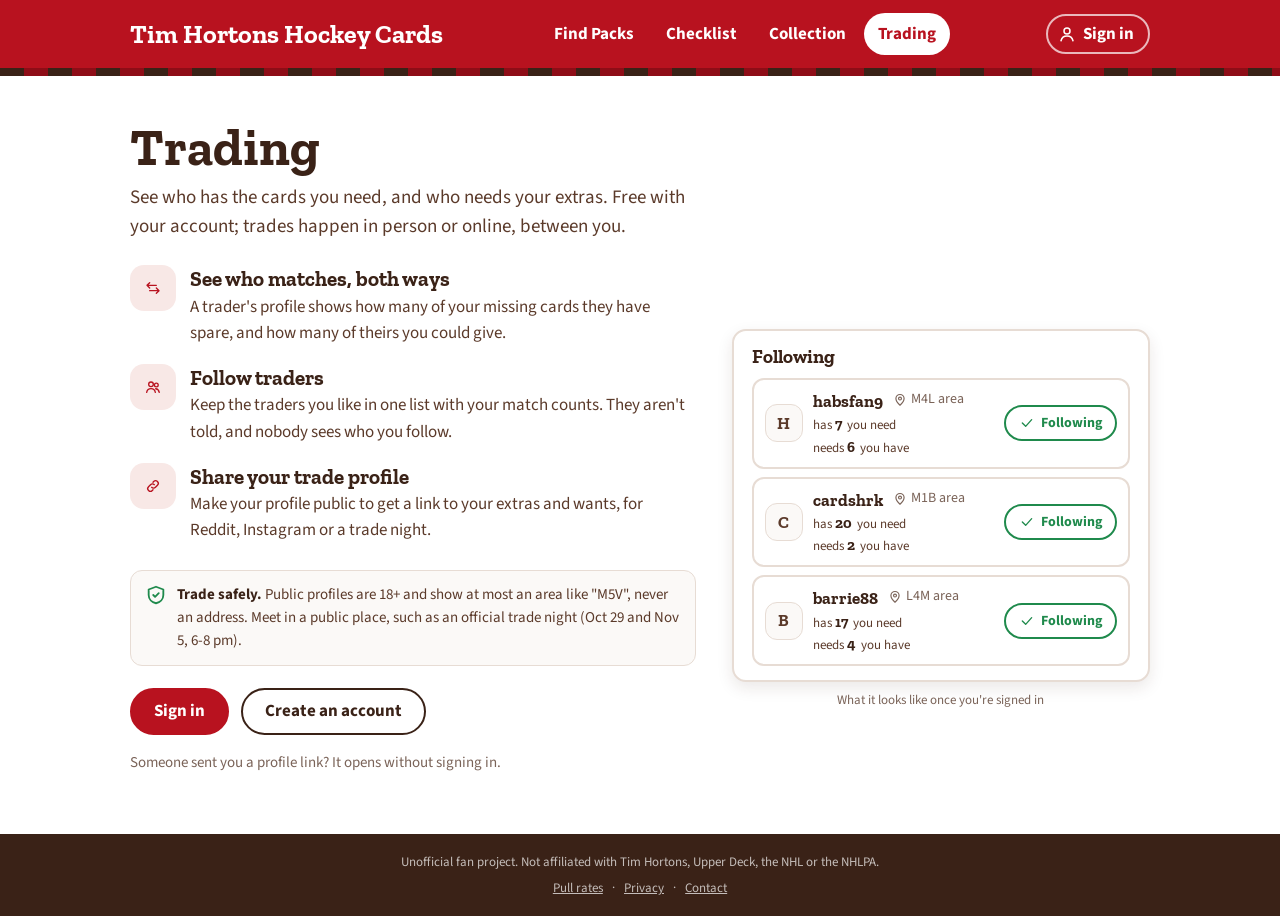
<file: trading.html>
<!doctype html>
<html lang="en">
<head>
<meta charset="utf-8">
<meta name="viewport" content="width=device-width, initial-scale=1">
<meta name="google-adsense-account" content="ca-pub-8080880445104035">
<title>Trading · Tim Hortons Hockey Cards 2026-27</title>
<meta name="description" content="Trade 2026-27 Upper Deck Tim Hortons Hockey cards: see who has the cards you need and who needs your extras, follow traders and share your trade profile.">
<link rel="canonical" href="https://timshockeycards.ca/trading">
<meta property="og:type" content="website">
<meta property="og:site_name" content="Tim Hortons Hockey Cards 2026-27">
<meta property="og:title" content="Trading · Tim Hortons Hockey Cards 2026-27">
<meta property="og:description" content="Trade 2026-27 Upper Deck Tim Hortons Hockey cards: see who has the cards you need and who needs your extras, follow traders and share your trade profile.">
<meta property="og:url" content="https://timshockeycards.ca/trading">
<meta property="og:image" content="https://timshockeycards.ca/social-card.png">
<meta property="og:image:width" content="1200">
<meta property="og:image:height" content="630">
<meta name="twitter:card" content="summary_large_image">
<meta name="twitter:title" content="Trading · Tim Hortons Hockey Cards 2026-27">
<meta name="twitter:description" content="Trade 2026-27 Upper Deck Tim Hortons Hockey cards: see who has the cards you need and who needs your extras, follow traders and share your trade profile.">
<meta name="twitter:image" content="https://timshockeycards.ca/social-card.png">

<link rel="icon" href="data:image/svg+xml,%3Csvg xmlns='http://www.w3.org/2000/svg' viewBox='0 0 32 32'%3E%3Crect x='6' y='3' width='20' height='26' rx='3' fill='%23b3261e'/%3E%3Crect x='9' y='6' width='14' height='14' rx='1' fill='%23fff'/%3E%3C/svg%3E">
<link rel="stylesheet" href="/css/fonts.css?v=594b093624">
<link rel="stylesheet" href="/css/base.css?v=594b093624">
<link rel="stylesheet" href="/css/layout.css?v=594b093624">
<link rel="stylesheet" href="/css/components.css?v=594b093624">
<link rel="stylesheet" href="/css/header-account.css?v=594b093624">
<link rel="stylesheet" href="/css/trading.css?v=594b093624">
</head>
<body class="">
<header class="site-header"><div class="bar">
  <a class="brand" href="/"><b>Tim Hortons Hockey Cards</b><small><span class="live-dot" aria-hidden="true"></span>2026-27 Live Stock Availability</small></a>
  <nav class="tabs" aria-label="Pages"><a href="/">Find Packs</a><a href="/checklist">Checklist</a><a href="/collection">Collection</a><a href="/trading" aria-current="page">Trading</a></nav>
  <div class="acct" id="acct" data-api-url="https://api.timshockeycards.ca" data-total="234" data-set-prefixes="2026-27-th-base- 2026-27-th-sc- 2026-27-th-fl- 2026-27-th-pp- 2026-27-th-ai- 2026-27-th-aa- 2026-27-th-sk- 2026-27-th-ng- 2026-27-th-po-">
    <a class="signin-link" id="acct-signin" href="/account?next=/trading"><svg class="ico" viewBox="0 0 24 24" aria-hidden="true"><circle cx="12" cy="8" r="4"/><path d="M4 21c1-4.5 4.2-6.5 8-6.5s7 2 8 6.5"/></svg>Sign in</a>
    <button class="avatar" id="acct-button" type="button" popovertarget="acct-menu" aria-controls="acct-menu" aria-expanded="false" hidden></button>
    <div class="acct-menu" id="acct-menu" popover>
      <div class="who"><small>Signed in as</small><b id="acct-email"></b><p class="mini" id="acct-count"></p></div>
      <nav aria-label="Account"><a href="/account"><svg class="ico" viewBox="0 0 24 24" aria-hidden="true"><circle cx="12" cy="12" r="3"/><path d="M19.4 15a1.7 1.7 0 0 0 .3 1.8l.1.1a2 2 0 1 1-2.8 2.8l-.1-.1a1.7 1.7 0 0 0-1.8-.3 1.7 1.7 0 0 0-1 1.5V21a2 2 0 1 1-4 0v-.1a1.7 1.7 0 0 0-1.1-1.5 1.7 1.7 0 0 0-1.8.3l-.1.1a2 2 0 1 1-2.8-2.8l.1-.1a1.7 1.7 0 0 0 .3-1.8 1.7 1.7 0 0 0-1.5-1H3a2 2 0 1 1 0-4h.1a1.7 1.7 0 0 0 1.5-1.1 1.7 1.7 0 0 0-.3-1.8l-.1-.1a2 2 0 1 1 2.8-2.8l.1.1a1.7 1.7 0 0 0 1.8.3H9a1.7 1.7 0 0 0 1-1.5V3a2 2 0 1 1 4 0v.1a1.7 1.7 0 0 0 1 1.5 1.7 1.7 0 0 0 1.8-.3l.1-.1a2 2 0 1 1 2.8 2.8l-.1.1a1.7 1.7 0 0 0-.3 1.8V9a1.7 1.7 0 0 0 1.5 1H21a2 2 0 1 1 0 4h-.1a1.7 1.7 0 0 0-1.5 1z"/></svg>Account settings</a></nav>
      <hr>
      <button class="item" id="acct-signout" type="button"><svg class="ico" viewBox="0 0 24 24" aria-hidden="true"><path d="M9 21H5a2 2 0 0 1-2-2V5a2 2 0 0 1 2-2h4M16 17l5-5-5-5M21 12H9"/></svg>Sign out</button>
      <p class="form-error" id="acct-error" role="alert" hidden></p>
    </div>
    <span class="visually-hidden" id="acct-status" role="status"></span>
  </div>
</div></header>
<div class="stripe" aria-hidden="true"></div>
<main class="page trading-page" id="top">
  <p id="trade-msg" class="account-msg" role="status"></p>
  <div id="hub-out">
    <h1>Trading</h1>
    <p class="lede">See who has the cards you need, and who needs your extras. Free with your account; trades happen in person or online, between you.</p>
    <div class="pitch">
      <div>
        <ul class="pitch-list">
          <li><span class="pitch-ico"><svg class="ico" viewBox="0 0 24 24" aria-hidden="true"><path d="M7 4 3 8l4 4M3 8h14M17 20l4-4-4-4M21 16H7"/></svg></span><div><h2>See who matches, both ways</h2><p>A trader's profile shows how many of your missing cards they have spare, and how many of theirs you could give.</p></div></li>
          <li><span class="pitch-ico"><svg class="ico" viewBox="0 0 24 24" aria-hidden="true"><circle cx="9" cy="8" r="3.5"/><path d="M2.5 20c.8-3.8 3.4-5.5 6.5-5.5s5.7 1.7 6.5 5.5"/><circle cx="17" cy="9" r="2.8"/><path d="M16 14.6c2.7.2 4.7 1.9 5.4 5.4"/></svg></span><div><h2>Follow traders</h2><p>Keep the traders you like in one list with your match counts. They aren't told, and nobody sees who you follow.</p></div></li>
          <li><span class="pitch-ico"><svg class="ico" viewBox="0 0 24 24" aria-hidden="true"><path d="M10 14a4 4 0 0 0 5.7 0l3-3a4 4 0 0 0-5.7-5.7l-1 1"/><path d="M14 10a4 4 0 0 0-5.7 0l-3 3a4 4 0 0 0 5.7 5.7l1-1"/></svg></span><div><h2>Share your trade profile</h2><p>Make your profile public to get a link to your extras and wants, for Reddit, Instagram or a trade night.</p></div></li>
        </ul>
        <div class="safety"><svg class="ico" viewBox="0 0 24 24" aria-hidden="true"><path d="M12 3 4 6v6c0 4.5 3.4 8 8 9 4.6-1 8-4.5 8-9V6z"/><path d="m9 12 2 2 4-4"/></svg><p><b>Trade safely.</b> Public profiles are 18+ and show at most an area like "M5V", never an address. Meet in a public place, such as an official trade night (Oct 29 and Nov 5, 6-8 pm).</p></div>
        <p class="pitch-actions"><a class="btn primary" href="/account?next=/trading">Sign in</a><a class="btn" href="/account?next=/trading&amp;view=create">Create an account</a></p>
        <p class="pitch-foot">Someone sent you a profile link? It opens without signing in.</p>
      </div>
      <figure class="preview-wrap">
        <div class="box preview" inert aria-hidden="true">
          <h3 class="preview-h">Following</h3>
          <ul class="traders"><li class="trader"><span class="av">h</span><div class="t-main"><p class="t-top"><span class="tid">habsfan9</span><span class="where"><svg class="ico" viewBox="0 0 24 24" aria-hidden="true"><path d="M12 21s-7-6.2-7-11.5a7 7 0 0 1 14 0C19 14.8 12 21 12 21z"/><circle cx="12" cy="9.5" r="2.5"/></svg>M4L area</span></p><p class="match"><span>has <b>7</b> you need</span><span>needs <b>6</b> you have</span></p></div><div class="t-act"><span class="btn small follow-btn" aria-pressed="true"><span class="when-on"><svg class="ico" viewBox="0 0 24 24" aria-hidden="true"><path d="m5 12 5 5 9-10"/></svg>Following</span></span></div></li><li class="trader"><span class="av">c</span><div class="t-main"><p class="t-top"><span class="tid">cardshrk</span><span class="where"><svg class="ico" viewBox="0 0 24 24" aria-hidden="true"><path d="M12 21s-7-6.2-7-11.5a7 7 0 0 1 14 0C19 14.8 12 21 12 21z"/><circle cx="12" cy="9.5" r="2.5"/></svg>M1B area</span></p><p class="match"><span>has <b>20</b> you need</span><span>needs <b>2</b> you have</span></p></div><div class="t-act"><span class="btn small follow-btn" aria-pressed="true"><span class="when-on"><svg class="ico" viewBox="0 0 24 24" aria-hidden="true"><path d="m5 12 5 5 9-10"/></svg>Following</span></span></div></li><li class="trader"><span class="av">b</span><div class="t-main"><p class="t-top"><span class="tid">barrie88</span><span class="where"><svg class="ico" viewBox="0 0 24 24" aria-hidden="true"><path d="M12 21s-7-6.2-7-11.5a7 7 0 0 1 14 0C19 14.8 12 21 12 21z"/><circle cx="12" cy="9.5" r="2.5"/></svg>L4M area</span></p><p class="match"><span>has <b>17</b> you need</span><span>needs <b>4</b> you have</span></p></div><div class="t-act"><span class="btn small follow-btn" aria-pressed="true"><span class="when-on"><svg class="ico" viewBox="0 0 24 24" aria-hidden="true"><path d="m5 12 5 5 9-10"/></svg>Following</span></span></div></li></ul>
        </div>
        <figcaption class="preview-cap">What it looks like once you're signed in</figcaption>
      </figure>
    </div>
  </div>
  <div id="hub-in" hidden>
    <h1>Trading</h1>
    <p class="lede">Collectors with the cards you need, and who need your extras. Trades happen in person or online, between you.</p>
    <div class="hub-grid">
      <section class="box hub-profile" aria-labelledby="mp-h">
        <h2 id="mp-h">Your trade profile <span class="chip-status public" id="mp-public" hidden><span class="dot"></span>Public</span><span class="chip-status private" id="mp-private"><svg class="ico" viewBox="0 0 24 24" aria-hidden="true"><rect x="5" y="11" width="14" height="10" rx="2"/><path d="M8 11V8a4 4 0 0 1 8 0v3"/></svg>Private</span></h2>
        <p class="hb-note" id="mp-note-public" hidden>Anyone with your link sees your collection, spares and wants.</p>
        <p class="hb-note" id="mp-note-private">Only you can see it. Make your profile public to get a link to share.</p>
        <div class="share" id="mp-share" hidden><span class="url"><span id="mp-url"></span></span><button class="btn small" type="button" id="mp-copy"><svg class="ico" viewBox="0 0 24 24" aria-hidden="true"><rect x="8" y="8" width="12" height="12" rx="2"/><path d="M16 8V5a1 1 0 0 0-1-1H5a1 1 0 0 0-1 1v10a1 1 0 0 0 1 1h3"/></svg>Copy</button></div>
        <div class="box-actions" id="mp-actions-public" hidden><a class="btn small" id="mp-view" href="/trading"><svg class="ico" viewBox="0 0 24 24" aria-hidden="true"><path d="M2 12s3.6-7 10-7 10 7 10 7-3.6 7-10 7S2 12 2 12z"/><circle cx="12" cy="12" r="3"/></svg>View your profile</a><a class="btn small" href="/account#trade-profile"><svg class="ico" viewBox="0 0 24 24" aria-hidden="true"><circle cx="12" cy="12" r="3"/><path d="M12 2v3M12 19v3M2 12h3M19 12h3M4.9 4.9l2.1 2.1M17 17l2.1 2.1M4.9 19.1 7 17M17 7l2.1-2.1"/></svg>Manage on your account page</a></div>
        <div class="hb-tiles">
          <a class="hb-tile" href="/checklist?show=extras"><span class="tile-tier">Spares</span><b id="mp-haves">0</b><small id="mp-haves-note">cards to trade</small><span class="go">Edit on the Checklist</span></a>
          <a class="hb-tile" href="/checklist?show=missing"><span class="tile-tier">Wants</span><b id="mp-wants">234</b><small>missing set cards</small><span class="go">See on the Checklist</span></a>
        </div>
        <div class="box-actions" id="mp-actions-private"><a class="btn small primary" href="/account#trade-profile"><svg class="ico" viewBox="0 0 24 24" aria-hidden="true"><circle cx="12" cy="12" r="9"/><path d="M3 12h18M12 3c3 3.5 3 14.5 0 18M12 3c-3 3.5-3 14.5 0 18"/></svg>Make your profile public</a></div>
      </section>
      <div class="hub-lists">
      <section class="hub-follow" aria-labelledby="fl-h">
        <div class="list-head">
          <h2 class="sec-h" id="fl-h">Following <span class="count" id="fl-count"></span></h2>
          <label class="sort" id="fl-sort-wrap" hidden><span class="sort-label">Sort</span><select id="fl-sort">
            <option value="best" selected>Best match</option><option value="has">Has most you need</option><option value="needs">Needs most you have</option>
          </select></label>
        </div>
        <ul class="traders" id="fl-list"></ul>
        <p class="box box-empty" id="fl-empty" hidden>Nobody yet. Tap <b>Follow</b> on a trader's profile to keep them here with your match counts. They aren't told, and nobody sees who you follow.</p>
      </section>
      <section class="hub-near" id="near" aria-labelledby="near-h">
        <div class="list-head"><h2 class="sec-h" id="near-h">Nearby traders <span class="count" id="near-count"></span></h2>
          <label class="sort" id="near-sort-wrap" hidden><span class="sort-label">Sort</span><select id="near-sort"><option value="best">Best match</option><option value="has">Has most you need</option><option value="needs">Needs most you have</option><option value="near">Nearest</option></select></label>
        </div>
        <button class="near-summary btn small" id="near-toggle" type="button" aria-expanded="true" aria-controls="near-form"><svg class="ico" viewBox="0 0 24 24" aria-hidden="true"><path d="M12 21s-7-6.2-7-11.5a7 7 0 0 1 14 0C19 14.8 12 21 12 21z"/><circle cx="12" cy="9.5" r="2.5"/></svg><span id="near-summary">Choose your area</span><span>Change</span></button>
        <form id="near-form" class="near-form">
          <div class="near-area"><label for="near-area">Your area</label><div class="area-box"><input id="near-area" maxlength="3" placeholder="M5V" autocomplete="postal-code" aria-describedby="near-hint near-msg"><button class="btn small" type="button" id="near-locate"><svg class="ico" viewBox="0 0 24 24" aria-hidden="true"><path d="M12 21s-7-6.2-7-11.5a7 7 0 0 1 14 0C19 14.8 12 21 12 21z"/><circle cx="12" cy="9.5" r="2.5"/></svg>Use my location</button></div></div>
          <fieldset class="near-radius"><legend>Within</legend><div class="radius-chips"><button class="btn small" type="button" data-radius="20" aria-pressed="false">20 km</button><button class="btn small" type="button" data-radius="50" aria-pressed="true">50 km</button><button class="btn small" type="button" data-radius="100" aria-pressed="false">100 km</button><button class="btn small" type="button" data-radius="250" aria-pressed="false">250 km</button></div></fieldset>
          <button class="btn small primary" type="submit">Search</button>
          <p class="near-hint" id="near-hint">First 3 characters of a postal code. Your location becomes an area in your browser; coordinates are never sent or saved.</p>
        </form>
        <p class="hb-note" id="near-private" hidden>You're browsing while private. These traders can't find you. <a href="/account#trade-profile">Manage your trade profile</a></p>
        <p class="box box-empty" id="near-msg" role="status">Enter a postal area or use your location to find nearby traders.</p>
        <ul class="traders" id="near-list"></ul>
      </section>
      </div>
    </div>
  </div>
  <div id="prof" hidden>
    <a class="crumb" href="/trading"><svg class="ico" viewBox="0 0 24 24" aria-hidden="true"><path d="M15 6 9 12l6 6"/></svg>Trading</a>
    <div class="prof-top">
      <div class="prof-id">
        <h1 id="prof-name"></h1>
        <p class="prof-meta"><span id="prof-area-wrap"><svg class="ico" viewBox="0 0 24 24" aria-hidden="true"><path d="M12 21s-7-6.2-7-11.5a7 7 0 0 1 14 0C19 14.8 12 21 12 21z"/><circle cx="12" cy="9.5" r="2.5"/></svg><span id="prof-area"></span></span><span id="prof-distance" hidden></span><span><svg class="ico" viewBox="0 0 24 24" aria-hidden="true"><path d="M4 4h16v16H4z"/><path d="m8 12 3 3 5-6"/></svg><span id="prof-collected"></span></span><span><svg class="ico" viewBox="0 0 24 24" aria-hidden="true"><path d="M7 4 3 8l4 4M3 8h14M17 20l4-4-4-4M21 16H7"/></svg><span id="prof-counts"></span></span></p>
      </div>
      <div class="page-actions" id="prof-actions"><button class="btn small follow-btn primary" type="button" aria-pressed="false" id="prof-follow" hidden><span class="when-off"><svg class="ico" viewBox="0 0 24 24" aria-hidden="true"><path d="M12 5v14M5 12h14"/></svg>Follow</span><span class="when-on"><svg class="ico" viewBox="0 0 24 24" aria-hidden="true"><path d="m5 12 5 5 9-10"/></svg>Following</span><span class="when-hover">Unfollow</span></button><a class="btn small primary" id="prof-signin" href="/account?next=/trading" hidden><svg class="ico" viewBox="0 0 24 24" aria-hidden="true"><path d="M12 5v14M5 12h14"/></svg>Sign in to follow</a><button class="btn small" type="button" data-copy-profile><svg class="ico" viewBox="0 0 24 24" aria-hidden="true"><path d="M10 14a4 4 0 0 0 5.7 0l3-3a4 4 0 0 0-5.7-5.7l-1 1"/><path d="M14 10a4 4 0 0 0-5.7 0l-3 3a4 4 0 0 0 5.7 5.7l1-1"/></svg>Copy link</button></div>
    </div>
    <div class="prof-grid">
      <section class="prof-match" id="prof-match" aria-label="How you match" hidden>
        <div class="match-tiles">
          <button class="mt" type="button" aria-pressed="false" aria-controls="cards" data-dim="get"><b id="mt-has">0</b><span>you need</span><small id="mt-has-note"></small></button>
          <button class="mt" type="button" aria-pressed="false" aria-controls="cards" data-dim="give"><b id="mt-needs">0</b><span>you can give</span><small id="mt-needs-note"></small></button>
        </div>
      </section>
      <section class="prof-match box match-out" id="prof-match-out" aria-label="How you match" hidden>
        <p><b>Sign in to see how you match:</b> which of your missing cards <span data-trader-name></span> has spare, and which of theirs you could give.</p>
        <a class="btn small primary" id="match-signin" href="/account?next=/trading">Sign in</a>
      </section>
      <aside class="prof-side">
        <section class="box side-box sb-contact" aria-labelledby="ct-h">
          <h2 id="ct-h">Contact links</h2>
          <ul class="contacts" id="ct-list"></ul>
          <p class="box-empty" id="ct-empty" hidden>No contact links yet. Look for them at a trade night.</p>
        </section>
        <section class="box side-box sb-col" aria-labelledby="pc-h">
          <h2 id="pc-h">Collection</h2>
          <div class="stat"><span class="big"><span id="pc-count">0</span><small>of 234 collected</small></span></div>
          <progress class="bar-track" id="pc-bar" max="234" value="0" aria-label="Cards collected"></progress>
          <p class="subset-mini" id="pc-split"><span data-prefixes="2026-27-th-base-"><b data-total="120">0/120</b> Base</span><span data-prefixes="2026-27-th-sc- 2026-27-th-fl- 2026-27-th-pp- 2026-27-th-ai- 2026-27-th-aa- 2026-27-th-sk-"><b data-total="99">0/99</b> Inserts</span><span data-prefixes="2026-27-th-ng- 2026-27-th-po-"><b data-total="15">0/15</b> Short prints</span></p>
        </section>
        <section class="box side-box sb-safe" aria-labelledby="sf-h">
          <h2 id="sf-h">Trade safely</h2>
          <div class="safety"><svg class="ico" viewBox="0 0 24 24" aria-hidden="true"><path d="M12 3 4 6v6c0 4.5 3.4 8 8 9 4.6-1 8-4.5 8-9V6z"/><path d="m9 12 2 2 4-4"/></svg><p>Meet in a public place, like an official trade night: <b>Oct 29 and Nov 5, 6-8 pm</b> at <a href="https://cdn.rbi.digital/hockey/trade_night_map/index.html" rel="noopener">participating Tim Hortons</a>. Never share your address; check cards before you swap.</p></div>
          <p class="report"><svg class="ico" viewBox="0 0 24 24" aria-hidden="true"><path d="M5 21V4M5 4h11l-2 4 2 4H5"/></svg><a id="report" href="/contact">Report this profile</a></p>
        </section>
      </aside>
      <div class="prof-lists">
        <section class="list-sec" id="cards" aria-labelledby="cards-h" data-photo="/img/photo-unavailable.svg" data-photo-alt="Photo unavailable" data-photos="{&quot;2026-27-th-base-1&quot;:{&quot;url&quot;:&quot;/img/cards/base-1.jpg?v=9c080fc2&quot;,&quot;alt&quot;:&quot;Tim Horton (2026-27 Upper Deck Tim Hortons Collector&#39;s Series - [Base] #1)&quot;},&quot;2026-27-th-base-2&quot;:{&quot;url&quot;:&quot;/img/cards/base-2.jpg?v=5bb66bd8&quot;,&quot;alt&quot;:&quot;Evan Bouchard (2026-27 Upper Deck Tim Hortons Collector&#39;s Series - [Base] #2)&quot;},&quot;2026-27-th-base-3&quot;:{&quot;url&quot;:&quot;https://img.comc.com/i/Hockey/2026-27/Upper-Deck-Tim-Hortons-Collectors-Series---Base/3/Leo-Carlsson.jpg?id=cd3174cd-37fe-4894-816c-01be5e3c0fd2&amp;size=bigthumb&quot;,&quot;alt&quot;:&quot;Leo Carlsson (2026-27 Upper Deck Tim Hortons Collector&#39;s Series - [Base] #3) - Courtesy of COMC.com&quot;},&quot;2026-27-th-base-4&quot;:{&quot;url&quot;:&quot;/img/cards/base-4.jpg?v=ca2c5fff&quot;,&quot;alt&quot;:&quot;Miro Heiskanen (2026-27 Upper Deck Tim Hortons Collector&#39;s Series - [Base] #4)&quot;},&quot;2026-27-th-base-5&quot;:{&quot;url&quot;:&quot;https://img.comc.com/i/Hockey/2026-27/Upper-Deck-Tim-Hortons-Collectors-Series---Base/5/Andrei-Vasilevskiy.jpg?id=2bf32d1a-5576-49ba-aec4-be0113ad56f1&amp;size=bigthumb&quot;,&quot;alt&quot;:&quot;Andrei Vasilevskiy (2026-27 Upper Deck Tim Hortons Collector&#39;s Series - [Base] #5) - Courtesy of COMC.com&quot;},&quot;2026-27-th-base-6&quot;:{&quot;url&quot;:&quot;https://img.comc.com/i/Hockey/2026-27/Upper-Deck-Tim-Hortons-Collectors-Series---Base/6/Brock-Boeser.jpg?id=f0bc51ae-152a-46f7-9699-26a3bd500594&amp;size=bigthumb&quot;,&quot;alt&quot;:&quot;Brock Boeser (2026-27 Upper Deck Tim Hortons Collector&#39;s Series - [Base] #6) - Courtesy of COMC.com&quot;},&quot;2026-27-th-base-7&quot;:{&quot;url&quot;:&quot;https://img.comc.com/i/Hockey/2026-27/Upper-Deck-Tim-Hortons-Collectors-Series---Base/7/Brady-Tkachuk.jpg?id=f64c92ef-c05d-4122-a094-77bef496f029&amp;size=bigthumb&quot;,&quot;alt&quot;:&quot;Brady Tkachuk (2026-27 Upper Deck Tim Hortons Collector&#39;s Series - [Base] #7) - Courtesy of COMC.com&quot;},&quot;2026-27-th-base-8&quot;:{&quot;url&quot;:&quot;/img/cards/base-8.jpg?v=78e4fe07&quot;,&quot;alt&quot;:&quot;Jordan Kyrou (2026-27 Upper Deck Tim Hortons Collector&#39;s Series - [Base] #8)&quot;},&quot;2026-27-th-base-9&quot;:{&quot;url&quot;:&quot;/img/cards/base-9.jpg?v=ab802b01&quot;,&quot;alt&quot;:&quot;Jack Eichel (2026-27 Upper Deck Tim Hortons Collector&#39;s Series - [Base] #9)&quot;},&quot;2026-27-th-base-10&quot;:{&quot;url&quot;:&quot;https://img.comc.com/i/Hockey/2026-27/Upper-Deck-Tim-Hortons-Collectors-Series---Base/10/Zach-Werenski.jpg?id=9394ff56-7e55-4c1e-acf5-452cdf551957&amp;size=bigthumb&quot;,&quot;alt&quot;:&quot;Zach Werenski (2026-27 Upper Deck Tim Hortons Collector&#39;s Series - [Base] #10) - Courtesy of COMC.com&quot;},&quot;2026-27-th-base-11&quot;:{&quot;url&quot;:&quot;/img/cards/base-11.jpg?v=f7740911&quot;,&quot;alt&quot;:&quot;Travis Konecny (2026-27 Upper Deck Tim Hortons Collector&#39;s Series - [Base] #11)&quot;},&quot;2026-27-th-base-12&quot;:{&quot;url&quot;:&quot;https://img.comc.com/i/Hockey/2026-27/Upper-Deck-Tim-Hortons-Collectors-Series---Base/12/Matt-Boldy.jpg?id=db06421a-c5f4-4f6f-93b8-51bd196b03a3&amp;size=bigthumb&quot;,&quot;alt&quot;:&quot;Matt Boldy (2026-27 Upper Deck Tim Hortons Collector&#39;s Series - [Base] #12) - Courtesy of COMC.com&quot;},&quot;2026-27-th-base-13&quot;:{&quot;url&quot;:&quot;/img/cards/base-13.jpg?v=d58f3ca2&quot;,&quot;alt&quot;:&quot;Sam Reinhart (2026-27 Upper Deck Tim Hortons Collector&#39;s Series - [Base] #13)&quot;},&quot;2026-27-th-base-14&quot;:{&quot;url&quot;:&quot;https://img.comc.com/i/Hockey/2026-27/Upper-Deck-Tim-Hortons-Collectors-Series---Base/14/Nick-Suzuki.jpg?id=2a254c45-5c34-4546-be8e-f05e3cafacf6&amp;size=bigthumb&quot;,&quot;alt&quot;:&quot;Nick Suzuki (2026-27 Upper Deck Tim Hortons Collector&#39;s Series - [Base] #14) - Courtesy of COMC.com&quot;},&quot;2026-27-th-base-15&quot;:{&quot;url&quot;:&quot;https://img.comc.com/i/Hockey/2026-27/Upper-Deck-Tim-Hortons-Collectors-Series---Base/15/Jeremy-Swayman.jpg?id=e63ee79b-80d2-4a49-8a3d-eb1078f1e55a&amp;size=bigthumb&quot;,&quot;alt&quot;:&quot;Jeremy Swayman (2026-27 Upper Deck Tim Hortons Collector&#39;s Series - [Base] #15) - Courtesy of COMC.com&quot;},&quot;2026-27-th-base-16&quot;:{&quot;url&quot;:&quot;/img/cards/base-16.jpg?v=d17c326e&quot;,&quot;alt&quot;:&quot;Aleksander Barkov (2026-27 Upper Deck Tim Hortons Collector&#39;s Series - [Base] #16)&quot;},&quot;2026-27-th-base-17&quot;:{&quot;url&quot;:&quot;/img/cards/base-17.jpg?v=0e05fc14&quot;,&quot;alt&quot;:&quot;Dylan Strome (2026-27 Upper Deck Tim Hortons Collector&#39;s Series - [Base] #17)&quot;},&quot;2026-27-th-base-18&quot;:{&quot;url&quot;:&quot;https://img.comc.com/i/Hockey/2026-27/Upper-Deck-Tim-Hortons-Collectors-Series---Base/18/Tim-Stutzle.jpg?id=5c5fff16-1c9d-4964-a6d5-ebbdf7a1e6e7&amp;size=bigthumb&quot;,&quot;alt&quot;:&quot;Tim Stützle (2026-27 Upper Deck Tim Hortons Collector&#39;s Series - [Base] #18) - Courtesy of COMC.com&quot;},&quot;2026-27-th-base-19&quot;:{&quot;url&quot;:&quot;/img/cards/base-19.jpg?v=05d3b15a&quot;,&quot;alt&quot;:&quot;Matthew Tkachuk (2026-27 Upper Deck Tim Hortons Collector&#39;s Series - [Base] #19)&quot;},&quot;2026-27-th-base-20&quot;:{&quot;url&quot;:&quot;https://img.comc.com/i/Hockey/2026-27/Upper-Deck-Tim-Hortons-Collectors-Series---Base/20/Sebastian-Aho.jpg?id=03015ca8-6066-4bce-a7fe-aad70d9a8170&amp;size=bigthumb&quot;,&quot;alt&quot;:&quot;Sebastian Aho (2026-27 Upper Deck Tim Hortons Collector&#39;s Series - [Base] #20) - Courtesy of COMC.com&quot;},&quot;2026-27-th-base-21&quot;:{&quot;url&quot;:&quot;/img/cards/base-21.jpg?v=ac160770&quot;,&quot;alt&quot;:&quot;Aliaksei Protas (2026-27 Upper Deck Tim Hortons Collector&#39;s Series - [Base] #21)&quot;},&quot;2026-27-th-base-22&quot;:{&quot;url&quot;:&quot;https://img.comc.com/i/Hockey/2026-27/Upper-Deck-Tim-Hortons-Collectors-Series---Base/22/Drew-Doughty.jpg?id=a6ae4982-0de9-42f0-9191-e3bc7eb16f97&amp;size=bigthumb&quot;,&quot;alt&quot;:&quot;Drew Doughty (2026-27 Upper Deck Tim Hortons Collector&#39;s Series - [Base] #22) - Courtesy of COMC.com&quot;},&quot;2026-27-th-base-23&quot;:{&quot;url&quot;:&quot;https://img.comc.com/i/Hockey/2026-27/Upper-Deck-Tim-Hortons-Collectors-Series---Base/23/Adam-Fox.jpg?id=defacea3-0e8c-4b83-b8fd-3c067201f582&amp;size=bigthumb&quot;,&quot;alt&quot;:&quot;Adam Fox (2026-27 Upper Deck Tim Hortons Collector&#39;s Series - [Base] #23) - Courtesy of COMC.com&quot;},&quot;2026-27-th-base-24&quot;:{&quot;url&quot;:&quot;/img/cards/base-24.jpg?v=9c381751&quot;,&quot;alt&quot;:&quot;Seth Jarvis (2026-27 Upper Deck Tim Hortons Collector&#39;s Series - [Base] #24)&quot;},&quot;2026-27-th-base-25&quot;:{&quot;url&quot;:&quot;https://img.comc.com/i/Hockey/2026-27/Upper-Deck-Tim-Hortons-Collectors-Series---Base/25/Kevin-Fiala.jpg?id=f92c0570-7405-458b-a8f3-682f4e2be3bf&amp;size=bigthumb&quot;,&quot;alt&quot;:&quot;Kevin Fiala (2026-27 Upper Deck Tim Hortons Collector&#39;s Series - [Base] #25) - Courtesy of COMC.com&quot;},&quot;2026-27-th-base-26&quot;:{&quot;url&quot;:&quot;https://img.comc.com/i/Hockey/2026-27/Upper-Deck-Tim-Hortons-Collectors-Series---Base/26/Rasmus-Dahlin.jpg?id=d70a89ec-0dc7-4ed6-8d87-236a3d74d5ae&amp;size=bigthumb&quot;,&quot;alt&quot;:&quot;Rasmus Dahlin (2026-27 Upper Deck Tim Hortons Collector&#39;s Series - [Base] #26) - Courtesy of COMC.com&quot;},&quot;2026-27-th-base-27&quot;:{&quot;url&quot;:&quot;/img/cards/base-27.jpg?v=b73fd834&quot;,&quot;alt&quot;:&quot;Shea Theodore (2026-27 Upper Deck Tim Hortons Collector&#39;s Series - [Base] #27)&quot;},&quot;2026-27-th-base-28&quot;:{&quot;url&quot;:&quot;/img/cards/base-28.jpg?v=03ada58c&quot;,&quot;alt&quot;:&quot;Jake Oettinger (2026-27 Upper Deck Tim Hortons Collector&#39;s Series - [Base] #28)&quot;},&quot;2026-27-th-base-29&quot;:{&quot;url&quot;:&quot;https://img.comc.com/i/Hockey/2026-27/Upper-Deck-Tim-Hortons-Collectors-Series---Base/29/Nathan-MacKinnon.jpg?id=757c3e09-0941-4ecf-9778-f17b8f51e141&amp;size=bigthumb&quot;,&quot;alt&quot;:&quot;Nathan MacKinnon (2026-27 Upper Deck Tim Hortons Collector&#39;s Series - [Base] #29) - Courtesy of COMC.com&quot;},&quot;2026-27-th-base-30&quot;:{&quot;url&quot;:&quot;/img/cards/base-30.jpg?v=1662bda1&quot;,&quot;alt&quot;:&quot;Ilya Sorokin (2026-27 Upper Deck Tim Hortons Collector&#39;s Series - [Base] #30)&quot;},&quot;2026-27-th-base-31&quot;:{&quot;url&quot;:&quot;https://img.comc.com/i/Hockey/2026-27/Upper-Deck-Tim-Hortons-Collectors-Series---Base/31/Igor-Shesterkin.jpg?id=b8526abe-44d5-4185-8d07-336060093d21&amp;size=bigthumb&quot;,&quot;alt&quot;:&quot;Igor Shesterkin (2026-27 Upper Deck Tim Hortons Collector&#39;s Series - [Base] #31) - Courtesy of COMC.com&quot;},&quot;2026-27-th-base-32&quot;:{&quot;url&quot;:&quot;https://img.comc.com/i/Hockey/2026-27/Upper-Deck-Tim-Hortons-Collectors-Series---Base/32/Dustin-Wolf.jpg?id=848ccfe8-65ae-4072-87d0-d747b8bf8103&amp;size=bigthumb&quot;,&quot;alt&quot;:&quot;Dustin Wolf (2026-27 Upper Deck Tim Hortons Collector&#39;s Series - [Base] #32) - Courtesy of COMC.com&quot;},&quot;2026-27-th-base-33&quot;:{&quot;url&quot;:&quot;/img/cards/base-33.jpg?v=8541bb15&quot;,&quot;alt&quot;:&quot;Ivan Demidov (2026-27 Upper Deck Tim Hortons Collector&#39;s Series - [Base] #33)&quot;},&quot;2026-27-th-base-34&quot;:{&quot;url&quot;:&quot;/img/cards/base-34.jpg?v=5c3ef690&quot;,&quot;alt&quot;:&quot;Auston Matthews (2026-27 Upper Deck Tim Hortons Collector&#39;s Series - [Base] #34)&quot;},&quot;2026-27-th-base-35&quot;:{&quot;url&quot;:&quot;https://img.comc.com/i/Hockey/2026-27/Upper-Deck-Tim-Hortons-Collectors-Series---Base/35/Linus-Ullmark.jpg?id=7663b55a-0b10-4d18-88c5-badf6c630ffb&amp;size=bigthumb&quot;,&quot;alt&quot;:&quot;Linus Ullmark (2026-27 Upper Deck Tim Hortons Collector&#39;s Series - [Base] #35) - Courtesy of COMC.com&quot;},&quot;2026-27-th-base-36&quot;:{&quot;url&quot;:&quot;https://img.comc.com/i/Hockey/2026-27/Upper-Deck-Tim-Hortons-Collectors-Series---Base/36/Alex-Tuch.jpg?id=a4a96f0d-789e-4974-a9dd-1ef3d7522bca&amp;size=bigthumb&quot;,&quot;alt&quot;:&quot;Alex Tuch (2026-27 Upper Deck Tim Hortons Collector&#39;s Series - [Base] #36) - Courtesy of COMC.com&quot;},&quot;2026-27-th-base-37&quot;:{&quot;url&quot;:&quot;/img/cards/base-37.jpg?v=3ba8d3ec&quot;,&quot;alt&quot;:&quot;Connor Hellebuyck (2026-27 Upper Deck Tim Hortons Collector&#39;s Series - [Base] #37)&quot;},&quot;2026-27-th-base-38&quot;:{&quot;url&quot;:&quot;https://img.comc.com/i/Hockey/2026-27/Upper-Deck-Tim-Hortons-Collectors-Series---Base/38/Jesper-Bratt.jpg?id=13fa3ec9-3d31-4997-910a-1a2213eb4351&amp;size=bigthumb&quot;,&quot;alt&quot;:&quot;Jesper Bratt (2026-27 Upper Deck Tim Hortons Collector&#39;s Series - [Base] #38) - Courtesy of COMC.com&quot;},&quot;2026-27-th-base-39&quot;:{&quot;url&quot;:&quot;/img/cards/base-39.jpg?v=e8369b90&quot;,&quot;alt&quot;:&quot;Matvei Michkov (2026-27 Upper Deck Tim Hortons Collector&#39;s Series - [Base] #39)&quot;},&quot;2026-27-th-base-40&quot;:{&quot;url&quot;:&quot;https://img.comc.com/i/Hockey/2026-27/Upper-Deck-Tim-Hortons-Collectors-Series---Base/40/Elias-Pettersson.jpg?id=9c8fb3cd-d6fe-4bb3-82ba-e8c76b33a9bc&amp;size=bigthumb&quot;,&quot;alt&quot;:&quot;Elias Pettersson (2026-27 Upper Deck Tim Hortons Collector&#39;s Series - [Base] #40) - Courtesy of COMC.com&quot;},&quot;2026-27-th-base-41&quot;:{&quot;url&quot;:&quot;https://img.comc.com/i/Hockey/2026-27/Upper-Deck-Tim-Hortons-Collectors-Series---Base/41/Lucas-Raymond.jpg?id=74159f51-e502-45cc-95e5-ea29f2aa51ea&amp;size=bigthumb&quot;,&quot;alt&quot;:&quot;Lucas Raymond (2026-27 Upper Deck Tim Hortons Collector&#39;s Series - [Base] #41) - Courtesy of COMC.com&quot;},&quot;2026-27-th-base-42&quot;:{&quot;url&quot;:&quot;https://img.comc.com/i/Hockey/2026-27/Upper-Deck-Tim-Hortons-Collectors-Series---Base/42/JT-Miller.jpg?id=b00671d7-c31b-4624-954b-d15febc1278b&amp;size=bigthumb&quot;,&quot;alt&quot;:&quot;J.T. Miller (2026-27 Upper Deck Tim Hortons Collector&#39;s Series - [Base] #42) - Courtesy of COMC.com&quot;},&quot;2026-27-th-base-43&quot;:{&quot;url&quot;:&quot;https://img.comc.com/i/Hockey/2026-27/Upper-Deck-Tim-Hortons-Collectors-Series---Base/43/Quinn-Hughes.jpg?id=37e04de1-bd88-438a-ae87-f5e84aa941fe&amp;size=bigthumb&quot;,&quot;alt&quot;:&quot;Quinn Hughes (2026-27 Upper Deck Tim Hortons Collector&#39;s Series - [Base] #43) - Courtesy of COMC.com&quot;},&quot;2026-27-th-base-44&quot;:{&quot;url&quot;:&quot;/img/cards/base-44.jpg?v=f1460fe7&quot;,&quot;alt&quot;:&quot;Josh Morrissey (2026-27 Upper Deck Tim Hortons Collector&#39;s Series - [Base] #44)&quot;},&quot;2026-27-th-base-45&quot;:{&quot;url&quot;:&quot;https://img.comc.com/i/Hockey/2026-27/Upper-Deck-Tim-Hortons-Collectors-Series---Base/45/Dylan-Cozens.jpg?id=1298d7fc-d541-48f9-ab49-a380292707ea&amp;size=bigthumb&quot;,&quot;alt&quot;:&quot;Dylan Cozens (2026-27 Upper Deck Tim Hortons Collector&#39;s Series - [Base] #45) - Courtesy of COMC.com&quot;},&quot;2026-27-th-base-46&quot;:{&quot;url&quot;:&quot;/img/cards/base-46.jpg?v=81e3f6d1&quot;,&quot;alt&quot;:&quot;Tyler Bertuzzi (2026-27 Upper Deck Tim Hortons Collector&#39;s Series - [Base] #46)&quot;},&quot;2026-27-th-base-47&quot;:{&quot;url&quot;:&quot;/img/cards/base-47.jpg?v=fca7909d&quot;,&quot;alt&quot;:&quot;Darcy Kuemper (2026-27 Upper Deck Tim Hortons Collector&#39;s Series - [Base] #47)&quot;},&quot;2026-27-th-base-48&quot;:{&quot;url&quot;:&quot;/img/cards/base-48.jpg?v=e218af64&quot;,&quot;alt&quot;:&quot;Lane Hutson (2026-27 Upper Deck Tim Hortons Collector&#39;s Series - [Base] #48)&quot;},&quot;2026-27-th-base-49&quot;:{&quot;url&quot;:&quot;/img/cards/base-49.jpg?v=c99b67e6&quot;,&quot;alt&quot;:&quot;Patrick Kane (2026-27 Upper Deck Tim Hortons Collector&#39;s Series - [Base] #49)&quot;},&quot;2026-27-th-base-50&quot;:{&quot;url&quot;:&quot;/img/cards/base-50.jpg?v=1392ff88&quot;,&quot;alt&quot;:&quot;Jordan Binnington (2026-27 Upper Deck Tim Hortons Collector&#39;s Series - [Base] #50)&quot;},&quot;2026-27-th-base-51&quot;:{&quot;url&quot;:&quot;https://img.comc.com/i/Hockey/2026-27/Upper-Deck-Tim-Hortons-Collectors-Series---Base/51/William-Eklund.jpg?id=d055dd1c-5a7a-450e-bf0f-dd96b34cae30&amp;size=bigthumb&quot;,&quot;alt&quot;:&quot;William Eklund (2026-27 Upper Deck Tim Hortons Collector&#39;s Series - [Base] #51) - Courtesy of COMC.com&quot;},&quot;2026-27-th-base-52&quot;:{&quot;url&quot;:&quot;https://img.comc.com/i/Hockey/2026-27/Upper-Deck-Tim-Hortons-Collectors-Series---Base/52/Juraj-Slafkovsky.jpg?id=58072992-50ff-44f5-9d36-fdec2b12f1db&amp;size=bigthumb&quot;,&quot;alt&quot;:&quot;Juraj Slafkovsky (2026-27 Upper Deck Tim Hortons Collector&#39;s Series - [Base] #52) - Courtesy of COMC.com&quot;},&quot;2026-27-th-base-53&quot;:{&quot;url&quot;:&quot;/img/cards/base-53.jpg?v=deac467c&quot;,&quot;alt&quot;:&quot;Wyatt Johnston (2026-27 Upper Deck Tim Hortons Collector&#39;s Series - [Base] #53)&quot;},&quot;2026-27-th-base-54&quot;:{&quot;url&quot;:&quot;https://img.comc.com/i/Hockey/2026-27/Upper-Deck-Tim-Hortons-Collectors-Series---Base/54/Matty-Beniers.jpg?id=c4b6565f-695a-4e1d-9639-f58c8b4d06e6&amp;size=bigthumb&quot;,&quot;alt&quot;:&quot;Matty Beniers (2026-27 Upper Deck Tim Hortons Collector&#39;s Series - [Base] #54) - Courtesy of COMC.com&quot;},&quot;2026-27-th-base-55&quot;:{&quot;url&quot;:&quot;https://img.comc.com/i/Hockey/2026-27/Upper-Deck-Tim-Hortons-Collectors-Series---Base/55/Mark-Scheifele.jpg?id=c2b08e87-6ffa-484b-942b-fa7687423a43&amp;size=bigthumb&quot;,&quot;alt&quot;:&quot;Mark Scheifele (2026-27 Upper Deck Tim Hortons Collector&#39;s Series - [Base] #55) - Courtesy of COMC.com&quot;},&quot;2026-27-th-base-56&quot;:{&quot;url&quot;:&quot;/img/cards/base-56.jpg?v=77b36952&quot;,&quot;alt&quot;:&quot;Brayden Point (2026-27 Upper Deck Tim Hortons Collector&#39;s Series - [Base] #56)&quot;},&quot;2026-27-th-base-57&quot;:{&quot;url&quot;:&quot;/img/cards/base-57.jpg?v=efb79c1a&quot;,&quot;alt&quot;:&quot;Nico Hischier (2026-27 Upper Deck Tim Hortons Collector&#39;s Series - [Base] #57)&quot;},&quot;2026-27-th-base-58&quot;:{&quot;url&quot;:&quot;/img/cards/base-58.jpg?v=a80d9c0d&quot;,&quot;alt&quot;:&quot;Kris Letang (2026-27 Upper Deck Tim Hortons Collector&#39;s Series - [Base] #58)&quot;},&quot;2026-27-th-base-59&quot;:{&quot;url&quot;:&quot;https://img.comc.com/i/Hockey/2026-27/Upper-Deck-Tim-Hortons-Collectors-Series---Base/59/Roman-Josi.jpg?id=bf4a2d69-b696-48d9-aa98-5ae39a57c514&amp;size=bigthumb&quot;,&quot;alt&quot;:&quot;Roman Josi (2026-27 Upper Deck Tim Hortons Collector&#39;s Series - [Base] #59) - Courtesy of COMC.com&quot;},&quot;2026-27-th-base-60&quot;:{&quot;url&quot;:&quot;/img/cards/base-60.jpg?v=fc7bd7c4&quot;,&quot;alt&quot;:&quot;Moritz Seider (2026-27 Upper Deck Tim Hortons Collector&#39;s Series - [Base] #60)&quot;},&quot;2026-27-th-base-61&quot;:{&quot;url&quot;:&quot;https://img.comc.com/i/Hockey/2026-27/Upper-Deck-Tim-Hortons-Collectors-Series---Base/61/Mark-Stone.jpg?id=4b747eb7-dded-411f-8814-6bbe25837577&amp;size=bigthumb&quot;,&quot;alt&quot;:&quot;Mark Stone (2026-27 Upper Deck Tim Hortons Collector&#39;s Series - [Base] #61) - Courtesy of COMC.com&quot;},&quot;2026-27-th-base-62&quot;:{&quot;url&quot;:&quot;https://img.comc.com/i/Hockey/2026-27/Upper-Deck-Tim-Hortons-Collectors-Series---Base/62/Martin-Necas.jpg?id=068e57ee-a481-422c-8d40-0ecc4c2258dc&amp;size=bigthumb&quot;,&quot;alt&quot;:&quot;Martin Necas (2026-27 Upper Deck Tim Hortons Collector&#39;s Series - [Base] #62) - Courtesy of COMC.com&quot;},&quot;2026-27-th-base-63&quot;:{&quot;url&quot;:&quot;https://img.comc.com/i/Hockey/2026-27/Upper-Deck-Tim-Hortons-Collectors-Series---Base/63/Brad-Marchand.jpg?id=039a99c1-7db8-4b04-a79f-240517d20db0&amp;size=bigthumb&quot;,&quot;alt&quot;:&quot;Brad Marchand (2026-27 Upper Deck Tim Hortons Collector&#39;s Series - [Base] #63) - Courtesy of COMC.com&quot;},&quot;2026-27-th-base-64&quot;:{&quot;url&quot;:&quot;https://img.comc.com/i/Hockey/2026-27/Upper-Deck-Tim-Hortons-Collectors-Series---Base/64/Owen-Power.jpg?id=c9df2455-f956-4724-a9c3-75d4ccb4ba39&amp;size=bigthumb&quot;,&quot;alt&quot;:&quot;Owen Power (2026-27 Upper Deck Tim Hortons Collector&#39;s Series - [Base] #64) - Courtesy of COMC.com&quot;},&quot;2026-27-th-base-65&quot;:{&quot;url&quot;:&quot;/img/cards/base-65.jpg?v=fc31f886&quot;,&quot;alt&quot;:&quot;Evgeni Malkin (2026-27 Upper Deck Tim Hortons Collector&#39;s Series - [Base] #65)&quot;},&quot;2026-27-th-base-66&quot;:{&quot;url&quot;:&quot;https://img.comc.com/i/Hockey/2026-27/Upper-Deck-Tim-Hortons-Collectors-Series---Base/66/Logan-Cooley.jpg?id=94f7c343-e86b-4f44-951a-c92db31949d7&amp;size=bigthumb&quot;,&quot;alt&quot;:&quot;Logan Cooley (2026-27 Upper Deck Tim Hortons Collector&#39;s Series - [Base] #66) - Courtesy of COMC.com&quot;},&quot;2026-27-th-base-67&quot;:{&quot;url&quot;:&quot;https://img.comc.com/i/Hockey/2026-27/Upper-Deck-Tim-Hortons-Collectors-Series---Base/67/Sean-Monahan.jpg?id=e4261d42-2024-4431-ac8a-d36b4fccdc81&amp;size=bigthumb&quot;,&quot;alt&quot;:&quot;Sean Monahan (2026-27 Upper Deck Tim Hortons Collector&#39;s Series - [Base] #67) - Courtesy of COMC.com&quot;},&quot;2026-27-th-base-68&quot;:{&quot;url&quot;:&quot;/img/cards/base-68.jpg?v=22354059&quot;,&quot;alt&quot;:&quot;Jack Hughes (2026-27 Upper Deck Tim Hortons Collector&#39;s Series - [Base] #68)&quot;},&quot;2026-27-th-base-69&quot;:{&quot;url&quot;:&quot;/img/cards/base-69.jpg?v=53386465&quot;,&quot;alt&quot;:&quot;Nikolaj Ehlers (2026-27 Upper Deck Tim Hortons Collector&#39;s Series - [Base] #69)&quot;},&quot;2026-27-th-base-70&quot;:{&quot;url&quot;:&quot;https://img.comc.com/i/Hockey/2026-27/Upper-Deck-Tim-Hortons-Collectors-Series---Base/70/Mathew-Barzal.jpg?id=951e79bd-9dc5-477a-bbf7-b5360f0c3b2f&amp;size=bigthumb&quot;,&quot;alt&quot;:&quot;Mathew Barzal (2026-27 Upper Deck Tim Hortons Collector&#39;s Series - [Base] #70) - Courtesy of COMC.com&quot;},&quot;2026-27-th-base-71&quot;:{&quot;url&quot;:&quot;https://img.comc.com/i/Hockey/2026-27/Upper-Deck-Tim-Hortons-Collectors-Series---Base/71/Macklin-Celebrini.jpg?id=d10cd686-b38d-422a-9832-04e37b0cf007&amp;size=bigthumb&quot;,&quot;alt&quot;:&quot;Macklin Celebrini (2026-27 Upper Deck Tim Hortons Collector&#39;s Series - [Base] #71) - Courtesy of COMC.com&quot;},&quot;2026-27-th-base-72&quot;:{&quot;url&quot;:&quot;/img/cards/base-72.jpg?v=c50190e9&quot;,&quot;alt&quot;:&quot;Tage Thompson (2026-27 Upper Deck Tim Hortons Collector&#39;s Series - [Base] #72)&quot;},&quot;2026-27-th-base-73&quot;:{&quot;url&quot;:&quot;/img/cards/base-73.jpg?v=8cf71622&quot;,&quot;alt&quot;:&quot;Charlie McAvoy (2026-27 Upper Deck Tim Hortons Collector&#39;s Series - [Base] #73)&quot;},&quot;2026-27-th-base-74&quot;:{&quot;url&quot;:&quot;https://img.comc.com/i/Hockey/2026-27/Upper-Deck-Tim-Hortons-Collectors-Series---Base/74/Jaccob-Slavin.jpg?id=af814f76-5abc-47af-8990-dfdf80ae54f5&amp;size=bigthumb&quot;,&quot;alt&quot;:&quot;Jaccob Slavin (2026-27 Upper Deck Tim Hortons Collector&#39;s Series - [Base] #74) - Courtesy of COMC.com&quot;},&quot;2026-27-th-base-75&quot;:{&quot;url&quot;:&quot;/img/cards/base-75.jpg?v=e8d3116f&quot;,&quot;alt&quot;:&quot;Tom Wilson (2026-27 Upper Deck Tim Hortons Collector&#39;s Series - [Base] #75)&quot;},&quot;2026-27-th-base-76&quot;:{&quot;url&quot;:&quot;https://img.comc.com/i/Hockey/2026-27/Upper-Deck-Tim-Hortons-Collectors-Series---Base/76/Troy-Terry.jpg?id=e97ef5e5-e394-4b85-a6fe-bfdb57420dfa&amp;size=bigthumb&quot;,&quot;alt&quot;:&quot;Troy Terry (2026-27 Upper Deck Tim Hortons Collector&#39;s Series - [Base] #76) - Courtesy of COMC.com&quot;},&quot;2026-27-th-base-77&quot;:{&quot;url&quot;:&quot;/img/cards/base-77.jpg?v=d89a1fd4&quot;,&quot;alt&quot;:&quot;Victor Hedman (2026-27 Upper Deck Tim Hortons Collector&#39;s Series - [Base] #77)&quot;},&quot;2026-27-th-base-78&quot;:{&quot;url&quot;:&quot;/img/cards/base-78.jpg?v=9b7bb632&quot;,&quot;alt&quot;:&quot;Trevor Zegras (2026-27 Upper Deck Tim Hortons Collector&#39;s Series - [Base] #78)&quot;},&quot;2026-27-th-base-79&quot;:{&quot;url&quot;:&quot;/img/cards/base-79.jpg?v=363d664a&quot;,&quot;alt&quot;:&quot;Kirill Kaprizov (2026-27 Upper Deck Tim Hortons Collector&#39;s Series - [Base] #79)&quot;},&quot;2026-27-th-base-80&quot;:{&quot;url&quot;:&quot;https://img.comc.com/i/Hockey/2026-27/Upper-Deck-Tim-Hortons-Collectors-Series---Base/80/Sam-Bennett.jpg?id=c667e7d8-c191-4f18-b9bf-ee7d529ccdde&amp;size=bigthumb&quot;,&quot;alt&quot;:&quot;Sam Bennett (2026-27 Upper Deck Tim Hortons Collector&#39;s Series - [Base] #80) - Courtesy of COMC.com&quot;},&quot;2026-27-th-base-81&quot;:{&quot;url&quot;:&quot;/img/cards/base-81.jpg?v=2756b4a0&quot;,&quot;alt&quot;:&quot;Kyle Connor (2026-27 Upper Deck Tim Hortons Collector&#39;s Series - [Base] #81)&quot;},&quot;2026-27-th-base-82&quot;:{&quot;url&quot;:&quot;/img/cards/base-82.jpg?v=bc1970b6&quot;,&quot;alt&quot;:&quot;Frank Nazar (2026-27 Upper Deck Tim Hortons Collector&#39;s Series - [Base] #82)&quot;},&quot;2026-27-th-base-83&quot;:{&quot;url&quot;:&quot;/img/cards/base-83.jpg?v=8088dbc3&quot;,&quot;alt&quot;:&quot;Morgan Rielly (2026-27 Upper Deck Tim Hortons Collector&#39;s Series - [Base] #83)&quot;},&quot;2026-27-th-base-84&quot;:{&quot;url&quot;:&quot;https://img.comc.com/i/Hockey/2026-27/Upper-Deck-Tim-Hortons-Collectors-Series---Base/84/Matthew-Schaefer.jpg?id=979c623c-8849-4947-b78c-72ad680264bb&amp;size=bigthumb&quot;,&quot;alt&quot;:&quot;Matthew Schaefer (2026-27 Upper Deck Tim Hortons Collector&#39;s Series - [Base] #84) - Courtesy of COMC.com&quot;},&quot;2026-27-th-base-85&quot;:{&quot;url&quot;:&quot;/img/cards/base-85.jpg?v=1f7d3737&quot;,&quot;alt&quot;:&quot;Will Smith (2026-27 Upper Deck Tim Hortons Collector&#39;s Series - [Base] #85)&quot;},&quot;2026-27-th-base-86&quot;:{&quot;url&quot;:&quot;/img/cards/base-86.jpg?v=a0cf4401&quot;,&quot;alt&quot;:&quot;Nikita Kucherov (2026-27 Upper Deck Tim Hortons Collector&#39;s Series - [Base] #86)&quot;},&quot;2026-27-th-base-87&quot;:{&quot;url&quot;:&quot;https://img.comc.com/i/Hockey/2026-27/Upper-Deck-Tim-Hortons-Collectors-Series---Base/87/Sidney-Crosby.jpg?id=bb6965ce-ec2d-4e43-822f-84903a924e4b&amp;size=bigthumb&quot;,&quot;alt&quot;:&quot;Sidney Crosby (2026-27 Upper Deck Tim Hortons Collector&#39;s Series - [Base] #87) - Courtesy of COMC.com&quot;},&quot;2026-27-th-base-88&quot;:{&quot;url&quot;:&quot;https://img.comc.com/i/Hockey/2026-27/Upper-Deck-Tim-Hortons-Collectors-Series---Base/88/David-Pastrnak.jpg?id=de57e064-c34c-427c-93df-1f8b0c2c49db&amp;size=bigthumb&quot;,&quot;alt&quot;:&quot;David Pastrnak (2026-27 Upper Deck Tim Hortons Collector&#39;s Series - [Base] #88) - Courtesy of COMC.com&quot;},&quot;2026-27-th-base-89&quot;:{&quot;url&quot;:&quot;https://img.comc.com/i/Hockey/2026-27/Upper-Deck-Tim-Hortons-Collectors-Series---Base/89/Brandon-Hagel.jpg?id=f05b2034-a78c-46b1-8728-b1aaafb6a1be&amp;size=bigthumb&quot;,&quot;alt&quot;:&quot;Brandon Hagel (2026-27 Upper Deck Tim Hortons Collector&#39;s Series - [Base] #89) - Courtesy of COMC.com&quot;},&quot;2026-27-th-base-90&quot;:{&quot;url&quot;:&quot;https://img.comc.com/i/Hockey/2026-27/Upper-Deck-Tim-Hortons-Collectors-Series---Base/90/Yegor-Sharangovich.jpg?id=153b6a7f-d642-4707-9ba1-025a9efdb79b&amp;size=bigthumb&quot;,&quot;alt&quot;:&quot;Yegor Sharangovich (2026-27 Upper Deck Tim Hortons Collector&#39;s Series - [Base] #90) - Courtesy of COMC.com&quot;},&quot;2026-27-th-base-91&quot;:{&quot;url&quot;:&quot;https://img.comc.com/i/Hockey/2026-27/Upper-Deck-Tim-Hortons-Collectors-Series---Base/91/Steven-Stamkos.jpg?id=7b3b383b-2459-4fe1-8999-248502536116&amp;size=bigthumb&quot;,&quot;alt&quot;:&quot;Steven Stamkos (2026-27 Upper Deck Tim Hortons Collector&#39;s Series - [Base] #91) - Courtesy of COMC.com&quot;},&quot;2026-27-th-base-92&quot;:{&quot;url&quot;:&quot;https://img.comc.com/i/Hockey/2026-27/Upper-Deck-Tim-Hortons-Collectors-Series---Base/92/Gabriel-Landeskog.jpg?id=8b6e6bb2-4b71-4b37-b3c1-e9c7b565573e&amp;size=bigthumb&quot;,&quot;alt&quot;:&quot;Gabriel Landeskog (2026-27 Upper Deck Tim Hortons Collector&#39;s Series - [Base] #92) - Courtesy of COMC.com&quot;},&quot;2026-27-th-base-93&quot;:{&quot;url&quot;:&quot;/img/cards/base-93.jpg?v=f77dc50a&quot;,&quot;alt&quot;:&quot;Mitch Marner (2026-27 Upper Deck Tim Hortons Collector&#39;s Series - [Base] #93)&quot;},&quot;2026-27-th-base-94&quot;:{&quot;url&quot;:&quot;https://img.comc.com/i/Hockey/2026-27/Upper-Deck-Tim-Hortons-Collectors-Series---Base/94/Brandon-Montour.jpg?id=78cc5b37-9136-4d48-8b96-f598095090d9&amp;size=bigthumb&quot;,&quot;alt&quot;:&quot;Brandon Montour (2026-27 Upper Deck Tim Hortons Collector&#39;s Series - [Base] #94) - Courtesy of COMC.com&quot;},&quot;2026-27-th-base-95&quot;:{&quot;url&quot;:&quot;/img/cards/base-95.jpg?v=259a2ded&quot;,&quot;alt&quot;:&quot;Dylan Guenther (2026-27 Upper Deck Tim Hortons Collector&#39;s Series - [Base] #95)&quot;},&quot;2026-27-th-base-96&quot;:{&quot;url&quot;:&quot;https://img.comc.com/i/Hockey/2026-27/Upper-Deck-Tim-Hortons-Collectors-Series---Base/96/Mikko-Rantanen.jpg?id=0da6e149-eea2-4bbe-a5ec-773fe815a8a0&amp;size=bigthumb&quot;,&quot;alt&quot;:&quot;Mikko Rantanen (2026-27 Upper Deck Tim Hortons Collector&#39;s Series - [Base] #96) - Courtesy of COMC.com&quot;},&quot;2026-27-th-base-97&quot;:{&quot;url&quot;:&quot;https://img.comc.com/i/Hockey/2026-27/Upper-Deck-Tim-Hortons-Collectors-Series---Base/97/Connor-McDavid.jpg?id=1586ade1-71ff-49c6-ad0c-cddc437457bb&amp;size=bigthumb&quot;,&quot;alt&quot;:&quot;Connor McDavid (2026-27 Upper Deck Tim Hortons Collector&#39;s Series - [Base] #97) - Courtesy of COMC.com&quot;},&quot;2026-27-th-base-98&quot;:{&quot;url&quot;:&quot;/img/cards/base-98.jpg?v=643ff54b&quot;,&quot;alt&quot;:&quot;Connor Bedard (2026-27 Upper Deck Tim Hortons Collector&#39;s Series - [Base] #98)&quot;},&quot;2026-27-th-base-99&quot;:{&quot;url&quot;:&quot;/img/cards/base-99.jpg?v=58db3b6d&quot;,&quot;alt&quot;:&quot;Clayton Keller (2026-27 Upper Deck Tim Hortons Collector&#39;s Series - [Base] #99)&quot;},&quot;2026-27-th-base-100&quot;:{&quot;url&quot;:&quot;/img/cards/base-100.jpg?v=b5afc2c0&quot;,&quot;alt&quot;:&quot;Leon Draisaitl (2026-27 Upper Deck Tim Hortons Collector&#39;s Series - [Base] #100)&quot;},&quot;2026-27-th-base-101&quot;:{&quot;url&quot;:&quot;/img/cards/base-101.jpg?v=a84347d8&quot;,&quot;alt&quot;:&quot;Cale Makar (2026-27 Upper Deck Tim Hortons Collector&#39;s Series - [Base] #101)&quot;},&quot;2026-27-th-base-102&quot;:{&quot;url&quot;:&quot;/img/cards/base-102.jpg?v=21c9517d&quot;,&quot;alt&quot;:&quot;Robert Thomas (2026-27 Upper Deck Tim Hortons Collector&#39;s Series - [Base] #102)&quot;},&quot;2026-27-th-base-103&quot;:{&quot;url&quot;:&quot;https://img.comc.com/i/Hockey/2026-27/Upper-Deck-Tim-Hortons-Collectors-Series---Base/103/Zach-Hyman.jpg?id=65973f82-24cc-41d5-bd57-d198ad9ae3bd&amp;size=bigthumb&quot;,&quot;alt&quot;:&quot;Zach Hyman (2026-27 Upper Deck Tim Hortons Collector&#39;s Series - [Base] #103) - Courtesy of COMC.com&quot;},&quot;2026-27-th-base-104&quot;:{&quot;url&quot;:&quot;/img/cards/base-104.jpg?v=acd98fc9&quot;,&quot;alt&quot;:&quot;Nazem Kadri (2026-27 Upper Deck Tim Hortons Collector&#39;s Series - [Base] #104)&quot;},&quot;2026-27-th-base-105&quot;:{&quot;url&quot;:&quot;/img/cards/base-105.jpg?v=ca3a8ebc&quot;,&quot;alt&quot;:&quot;Bo Horvat (2026-27 Upper Deck Tim Hortons Collector&#39;s Series - [Base] #105)&quot;},&quot;2026-27-th-base-106&quot;:{&quot;url&quot;:&quot;https://img.comc.com/i/Hockey/2026-27/Upper-Deck-Tim-Hortons-Collectors-Series---Base/106/Adam-Fantilli.jpg?id=ffb3f27f-9b52-4f6f-a9db-8a3106f2eb67&amp;size=bigthumb&quot;,&quot;alt&quot;:&quot;Adam Fantilli (2026-27 Upper Deck Tim Hortons Collector&#39;s Series - [Base] #106) - Courtesy of COMC.com&quot;},&quot;2026-27-th-base-107&quot;:{&quot;url&quot;:&quot;/img/cards/base-107.jpg?v=848af944&quot;,&quot;alt&quot;:&quot;Jared McCann (2026-27 Upper Deck Tim Hortons Collector&#39;s Series - [Base] #107)&quot;},&quot;2026-27-th-base-108&quot;:{&quot;url&quot;:&quot;/img/cards/base-108.jpg?v=c40fc347&quot;,&quot;alt&quot;:&quot;Brock Faber (2026-27 Upper Deck Tim Hortons Collector&#39;s Series - [Base] #108)&quot;},&quot;2026-27-th-base-109&quot;:{&quot;url&quot;:&quot;/img/cards/base-109.jpg?v=763ba6a4&quot;,&quot;alt&quot;:&quot;Brayden Schenn (2026-27 Upper Deck Tim Hortons Collector&#39;s Series - [Base] #109)&quot;},&quot;2026-27-th-base-110&quot;:{&quot;url&quot;:&quot;https://img.comc.com/i/Hockey/2026-27/Upper-Deck-Tim-Hortons-Collectors-Series---Base/110/Mason-McTavish.jpg?id=35eb3e25-04dd-4271-a1e8-e26975f3b1ad&amp;size=bigthumb&quot;,&quot;alt&quot;:&quot;Mason McTavish (2026-27 Upper Deck Tim Hortons Collector&#39;s Series - [Base] #110) - Courtesy of COMC.com&quot;},&quot;2026-27-th-base-111&quot;:{&quot;url&quot;:&quot;/img/cards/base-111.jpg?v=4bce1e88&quot;,&quot;alt&quot;:&quot;William Nylander (2026-27 Upper Deck Tim Hortons Collector&#39;s Series - [Base] #111)&quot;},&quot;2026-27-th-base-112&quot;:{&quot;url&quot;:&quot;https://img.comc.com/i/Hockey/2026-27/Upper-Deck-Tim-Hortons-Collectors-Series---Base/112/JJ-Peterka.jpg?id=eb053477-a9ce-46a9-aa82-578b83d446a1&amp;size=bigthumb&quot;,&quot;alt&quot;:&quot;JJ Peterka (2026-27 Upper Deck Tim Hortons Collector&#39;s Series - [Base] #112) - Courtesy of COMC.com&quot;},&quot;2026-27-th-base-113&quot;:{&quot;url&quot;:&quot;https://img.comc.com/i/Hockey/2026-27/Upper-Deck-Tim-Hortons-Collectors-Series---Base/113/Thatcher-Demko.jpg?id=93dd3ed8-aacf-41dc-ac8a-6e3469ad5294&amp;size=bigthumb&quot;,&quot;alt&quot;:&quot;Thatcher Demko (2026-27 Upper Deck Tim Hortons Collector&#39;s Series - [Base] #113) - Courtesy of COMC.com&quot;},&quot;2026-27-th-base-114&quot;:{&quot;url&quot;:&quot;/img/cards/base-114.jpg?v=d80b9037&quot;,&quot;alt&quot;:&quot;Alex DeBrincat (2026-27 Upper Deck Tim Hortons Collector&#39;s Series - [Base] #114)&quot;},&quot;2026-27-th-base-115&quot;:{&quot;url&quot;:&quot;/img/cards/base-115.jpg?v=48f64a9b&quot;,&quot;alt&quot;:&quot;Filip Forsberg (2026-27 Upper Deck Tim Hortons Collector&#39;s Series - [Base] #115)&quot;},&quot;2026-27-th-base-116&quot;:{&quot;url&quot;:&quot;https://img.comc.com/i/Hockey/2026-27/Upper-Deck-Tim-Hortons-Collectors-Series---Base/116/Logan-Thompson.jpg?id=da6a912d-d215-437a-8148-536e2acb52ac&amp;size=bigthumb&quot;,&quot;alt&quot;:&quot;Logan Thompson (2026-27 Upper Deck Tim Hortons Collector&#39;s Series - [Base] #116) - Courtesy of COMC.com&quot;},&quot;2026-27-th-base-117&quot;:{&quot;url&quot;:&quot;https://img.comc.com/i/Hockey/2026-27/Upper-Deck-Tim-Hortons-Collectors-Series---Base/117/Quinton-Byfield.jpg?id=9c461525-6446-4eaa-8505-a31ceddb08f6&amp;size=bigthumb&quot;,&quot;alt&quot;:&quot;Quinton Byfield (2026-27 Upper Deck Tim Hortons Collector&#39;s Series - [Base] #117) - Courtesy of COMC.com&quot;},&quot;2026-27-th-base-118&quot;:{&quot;url&quot;:&quot;https://img.comc.com/i/Hockey/2026-27/Upper-Deck-Tim-Hortons-Collectors-Series---Base/118/Cole-Caufield.jpg?id=9ffe008d-7808-4918-9f53-e5a74eb0cbb8&amp;size=bigthumb&quot;,&quot;alt&quot;:&quot;Cole Caufield (2026-27 Upper Deck Tim Hortons Collector&#39;s Series - [Base] #118) - Courtesy of COMC.com&quot;},&quot;2026-27-th-base-119&quot;:{&quot;url&quot;:&quot;https://img.comc.com/i/Hockey/2026-27/Upper-Deck-Tim-Hortons-Collectors-Series---Base/119/Dylan-Larkin.jpg?id=efe57bc2-5ab6-46b8-a891-90c261d9d6ed&amp;size=bigthumb&quot;,&quot;alt&quot;:&quot;Dylan Larkin (2026-27 Upper Deck Tim Hortons Collector&#39;s Series - [Base] #119) - Courtesy of COMC.com&quot;},&quot;2026-27-th-base-120&quot;:{&quot;url&quot;:&quot;/img/cards/base-120.jpg?v=bab7b3fd&quot;,&quot;alt&quot;:&quot;John Tavares (2026-27 Upper Deck Tim Hortons Collector&#39;s Series - [Base] #120)&quot;},&quot;2026-27-th-sc-1&quot;:{&quot;url&quot;:&quot;https://img.comc.com/i/Hockey/2026-27/Upper-Deck-Tim-Hortons-Collectors-Series---Sensational-Cellys/SC-1/Lukas-Dostal.jpg?id=fe2c438b-2f3e-43e3-b086-36d22286fc52&amp;size=bigthumb&quot;,&quot;alt&quot;:&quot;Lukas Dostal (2026-27 Upper Deck Tim Hortons Collector&#39;s Series - [Sensational Cellys] #SC-1) - Courtesy of COMC.com&quot;},&quot;2026-27-th-sc-2&quot;:{&quot;url&quot;:&quot;/img/cards/sc-2.jpg?v=f7f1f7cc&quot;,&quot;alt&quot;:&quot;Erik Karlsson (2026-27 Upper Deck Tim Hortons Collector&#39;s Series - [Sensational Cellys] #SC-2)&quot;},&quot;2026-27-th-sc-3&quot;:{&quot;url&quot;:&quot;https://img.comc.com/i/Hockey/2026-27/Upper-Deck-Tim-Hortons-Collectors-Series---Sensational-Cellys/SC-3/Matthew-Knies.jpg?id=c1d69b62-7ffc-4276-b2f1-476b76a3976c&amp;size=bigthumb&quot;,&quot;alt&quot;:&quot;Matthew Knies (2026-27 Upper Deck Tim Hortons Collector&#39;s Series - [Sensational Cellys] #SC-3) - Courtesy of COMC.com&quot;},&quot;2026-27-th-sc-4&quot;:{&quot;url&quot;:&quot;https://img.comc.com/i/Hockey/2026-27/Upper-Deck-Tim-Hortons-Collectors-Series---Sensational-Cellys/SC-4/Matt-Coronato.jpg?id=cc583d2f-c403-4336-952c-225216911253&amp;size=bigthumb&quot;,&quot;alt&quot;:&quot;Matt Coronato (2026-27 Upper Deck Tim Hortons Collector&#39;s Series - [Sensational Cellys] #SC-4) - Courtesy of COMC.com&quot;},&quot;2026-27-th-sc-5&quot;:{&quot;url&quot;:&quot;/img/cards/sc-5.jpg?v=6dce6a24&quot;,&quot;alt&quot;:&quot;Logan Cooley (2026-27 Upper Deck Tim Hortons Collector&#39;s Series - [Sensational Cellys] #SC-5)&quot;},&quot;2026-27-th-sc-6&quot;:{&quot;url&quot;:&quot;https://img.comc.com/i/Hockey/2026-27/Upper-Deck-Tim-Hortons-Collectors-Series---Sensational-Cellys/SC-6/Matvei-Michkov.jpg?id=bc8d4f7e-c293-4bc1-b1ca-cbd9183ddf48&amp;size=bigthumb&quot;,&quot;alt&quot;:&quot;Matvei Michkov (2026-27 Upper Deck Tim Hortons Collector&#39;s Series - [Sensational Cellys] #SC-6) - Courtesy of COMC.com&quot;},&quot;2026-27-th-sc-7&quot;:{&quot;url&quot;:&quot;https://img.comc.com/i/Hockey/2026-27/Upper-Deck-Tim-Hortons-Collectors-Series---Sensational-Cellys/SC-7/Noah-Dobson.jpg?id=3ff223eb-0c69-4ce5-877a-1eaac0fe233d&amp;size=bigthumb&quot;,&quot;alt&quot;:&quot;Noah Dobson (2026-27 Upper Deck Tim Hortons Collector&#39;s Series - [Sensational Cellys] #SC-7) - Courtesy of COMC.com&quot;},&quot;2026-27-th-sc-8&quot;:{&quot;url&quot;:&quot;https://img.comc.com/i/Hockey/2026-27/Upper-Deck-Tim-Hortons-Collectors-Series---Sensational-Cellys/SC-8/Adam-Fox.jpg?id=11bfb354-c14c-4862-95bb-f9cadc53cd56&amp;size=bigthumb&quot;,&quot;alt&quot;:&quot;Adam Fox (2026-27 Upper Deck Tim Hortons Collector&#39;s Series - [Sensational Cellys] #SC-8) - Courtesy of COMC.com&quot;},&quot;2026-27-th-sc-9&quot;:{&quot;url&quot;:&quot;/img/cards/sc-9.jpg?v=348a9fd3&quot;,&quot;alt&quot;:&quot;Jordan Binnington (2026-27 Upper Deck Tim Hortons Collector&#39;s Series - [Sensational Cellys] #SC-9)&quot;},&quot;2026-27-th-sc-10&quot;:{&quot;url&quot;:&quot;https://img.comc.com/i/Hockey/2026-27/Upper-Deck-Tim-Hortons-Collectors-Series---Sensational-Cellys/SC-10/Gabe-Vilardi.jpg?id=6c3078fb-f76c-4afc-ac9f-c2d8791ca044&amp;size=bigthumb&quot;,&quot;alt&quot;:&quot;Gabe Vilardi (2026-27 Upper Deck Tim Hortons Collector&#39;s Series - [Sensational Cellys] #SC-10) - Courtesy of COMC.com&quot;},&quot;2026-27-th-sc-11&quot;:{&quot;url&quot;:&quot;/img/cards/sc-11.jpg?v=eea1c7ef&quot;,&quot;alt&quot;:&quot;Jeremy Swayman (2026-27 Upper Deck Tim Hortons Collector&#39;s Series - [Sensational Cellys] #SC-11)&quot;},&quot;2026-27-th-sc-12&quot;:{&quot;url&quot;:&quot;/img/cards/sc-12.jpg?v=d381199c&quot;,&quot;alt&quot;:&quot;Ilya Sorokin (2026-27 Upper Deck Tim Hortons Collector&#39;s Series - [Sensational Cellys] #SC-12)&quot;},&quot;2026-27-th-sc-13&quot;:{&quot;url&quot;:&quot;https://img.comc.com/i/Hockey/2026-27/Upper-Deck-Tim-Hortons-Collectors-Series---Sensational-Cellys/SC-13/Lucas-Raymond.jpg?id=6bff1732-91ae-41dc-a2b3-a8e5385f46d9&amp;size=bigthumb&quot;,&quot;alt&quot;:&quot;Lucas Raymond (2026-27 Upper Deck Tim Hortons Collector&#39;s Series - [Sensational Cellys] #SC-13) - Courtesy of COMC.com&quot;},&quot;2026-27-th-sc-14&quot;:{&quot;url&quot;:&quot;https://img.comc.com/i/Hockey/2026-27/Upper-Deck-Tim-Hortons-Collectors-Series---Sensational-Cellys/SC-14/Jake-DeBrusk.jpg?id=83b708eb-7c9b-4e5c-b175-949f0d8ba4c9&amp;size=bigthumb&quot;,&quot;alt&quot;:&quot;Jake DeBrusk (2026-27 Upper Deck Tim Hortons Collector&#39;s Series - [Sensational Cellys] #SC-14) - Courtesy of COMC.com&quot;},&quot;2026-27-th-sc-15&quot;:{&quot;url&quot;:&quot;/img/cards/sc-15.jpg?v=012d0aab&quot;,&quot;alt&quot;:&quot;Carter Verhaeghe (2026-27 Upper Deck Tim Hortons Collector&#39;s Series - [Sensational Cellys] #SC-15)&quot;},&quot;2026-27-th-sc-16&quot;:{&quot;url&quot;:&quot;/img/cards/sc-16.jpg?v=30976ab9&quot;,&quot;alt&quot;:&quot;Drake Batherson (2026-27 Upper Deck Tim Hortons Collector&#39;s Series - [Sensational Cellys] #SC-16)&quot;},&quot;2026-27-th-sc-17&quot;:{&quot;url&quot;:&quot;https://img.comc.com/i/Hockey/2026-27/Upper-Deck-Tim-Hortons-Collectors-Series---Sensational-Cellys/SC-17/Jesper-Bratt.jpg?id=a1ea1a0b-57eb-44f7-82e9-d96d9aa9950f&amp;size=bigthumb&quot;,&quot;alt&quot;:&quot;Jesper Bratt (2026-27 Upper Deck Tim Hortons Collector&#39;s Series - [Sensational Cellys] #SC-17) - Courtesy of COMC.com&quot;},&quot;2026-27-th-sc-18&quot;:{&quot;url&quot;:&quot;/img/cards/sc-18.jpg?v=1bcf89a1&quot;,&quot;alt&quot;:&quot;Ryan Nugent-Hopkins (2026-27 Upper Deck Tim Hortons Collector&#39;s Series - [Sensational Cellys] #SC-18)&quot;},&quot;2026-27-th-fl-1&quot;:{&quot;url&quot;:&quot;/img/cards/fl-1.jpg?v=dd5d886d&quot;,&quot;alt&quot;:&quot;Shea Theodore (2026-27 Upper Deck Tim Hortons Collector&#39;s Series - [First Liners] #FL-1)&quot;},&quot;2026-27-th-fl-2&quot;:{&quot;url&quot;:&quot;https://img.comc.com/i/Hockey/2026-27/Upper-Deck-Tim-Hortons-Collectors-Series---First-Liners/FL-2/Leo-Carlsson.jpg?id=83068621-d9aa-4af1-a49d-8c30d17b941c&amp;size=bigthumb&quot;,&quot;alt&quot;:&quot;Leo Carlsson (2026-27 Upper Deck Tim Hortons Collector&#39;s Series - [First Liners] #FL-2) - Courtesy of COMC.com&quot;},&quot;2026-27-th-fl-3&quot;:{&quot;url&quot;:&quot;https://img.comc.com/i/Hockey/2026-27/Upper-Deck-Tim-Hortons-Collectors-Series---First-Liners/FL-3/Mark-Scheifele.jpg?id=1e0ce0d3-3ac7-4999-8b38-fb7ff50151ab&amp;size=bigthumb&quot;,&quot;alt&quot;:&quot;Mark Scheifele (2026-27 Upper Deck Tim Hortons Collector&#39;s Series - [First Liners] #FL-3) - Courtesy of COMC.com&quot;},&quot;2026-27-th-fl-4&quot;:{&quot;url&quot;:&quot;/img/cards/fl-4.jpg?v=1158c5f6&quot;,&quot;alt&quot;:&quot;Travis Konecny (2026-27 Upper Deck Tim Hortons Collector&#39;s Series - [First Liners] #FL-4)&quot;},&quot;2026-27-th-fl-5&quot;:{&quot;url&quot;:&quot;/img/cards/fl-5.jpg?v=a8c451ec&quot;,&quot;alt&quot;:&quot;Brayden Point (2026-27 Upper Deck Tim Hortons Collector&#39;s Series - [First Liners] #FL-5)&quot;},&quot;2026-27-th-fl-6&quot;:{&quot;url&quot;:&quot;/img/cards/fl-6.jpg?v=3ccb6cb5&quot;,&quot;alt&quot;:&quot;Evan Bouchard (2026-27 Upper Deck Tim Hortons Collector&#39;s Series - [First Liners] #FL-6)&quot;},&quot;2026-27-th-fl-7&quot;:{&quot;url&quot;:&quot;/img/cards/fl-7.jpg?v=adff760e&quot;,&quot;alt&quot;:&quot;Mathew Barzal (2026-27 Upper Deck Tim Hortons Collector&#39;s Series - [First Liners] #FL-7)&quot;},&quot;2026-27-th-fl-8&quot;:{&quot;url&quot;:&quot;https://img.comc.com/i/Hockey/2026-27/Upper-Deck-Tim-Hortons-Collectors-Series---First-Liners/FL-8/Brady-Tkachuk.jpg?id=c9fc3aa0-5f7d-4ac2-ae50-0ea45bd1ed49&amp;size=bigthumb&quot;,&quot;alt&quot;:&quot;Brady Tkachuk (2026-27 Upper Deck Tim Hortons Collector&#39;s Series - [First Liners] #FL-8) - Courtesy of COMC.com&quot;},&quot;2026-27-th-fl-9&quot;:{&quot;url&quot;:&quot;/img/cards/fl-9.jpg?v=929ba856&quot;,&quot;alt&quot;:&quot;Robert Thomas (2026-27 Upper Deck Tim Hortons Collector&#39;s Series - [First Liners] #FL-9)&quot;},&quot;2026-27-th-fl-10&quot;:{&quot;url&quot;:&quot;/img/cards/fl-10.jpg?v=710445b7&quot;,&quot;alt&quot;:&quot;David Pastrnak (2026-27 Upper Deck Tim Hortons Collector&#39;s Series - [First Liners] #FL-10)&quot;},&quot;2026-27-th-fl-11&quot;:{&quot;url&quot;:&quot;https://img.comc.com/i/Hockey/2026-27/Upper-Deck-Tim-Hortons-Collectors-Series---First-Liners/FL-11/Drew-Doughty.jpg?id=951997fa-e87c-4200-a487-e2795db04631&amp;size=bigthumb&quot;,&quot;alt&quot;:&quot;Drew Doughty (2026-27 Upper Deck Tim Hortons Collector&#39;s Series - [First Liners] #FL-11) - Courtesy of COMC.com&quot;},&quot;2026-27-th-fl-12&quot;:{&quot;url&quot;:&quot;https://img.comc.com/i/Hockey/2026-27/Upper-Deck-Tim-Hortons-Collectors-Series---First-Liners/FL-12/Seth-Jarvis.jpg?id=d370cbee-3308-491d-9ee6-fc64157a4473&amp;size=bigthumb&quot;,&quot;alt&quot;:&quot;Seth Jarvis (2026-27 Upper Deck Tim Hortons Collector&#39;s Series - [First Liners] #FL-12) - Courtesy of COMC.com&quot;},&quot;2026-27-th-fl-13&quot;:{&quot;url&quot;:&quot;https://img.comc.com/i/Hockey/2026-27/Upper-Deck-Tim-Hortons-Collectors-Series---First-Liners/FL-13/Dylan-Strome.jpg?id=cb2f6264-48e1-48d1-8ff6-c3e698101dc2&amp;size=bigthumb&quot;,&quot;alt&quot;:&quot;Dylan Strome (2026-27 Upper Deck Tim Hortons Collector&#39;s Series - [First Liners] #FL-13) - Courtesy of COMC.com&quot;},&quot;2026-27-th-fl-14&quot;:{&quot;url&quot;:&quot;/img/cards/fl-14.jpg?v=5afab676&quot;,&quot;alt&quot;:&quot;Josh Morrissey (2026-27 Upper Deck Tim Hortons Collector&#39;s Series - [First Liners] #FL-14)&quot;},&quot;2026-27-th-fl-15&quot;:{&quot;url&quot;:&quot;/img/cards/fl-15.jpg?v=e7a4c878&quot;,&quot;alt&quot;:&quot;Jack Eichel (2026-27 Upper Deck Tim Hortons Collector&#39;s Series - [First Liners] #FL-15)&quot;},&quot;2026-27-th-fl-16&quot;:{&quot;url&quot;:&quot;https://img.comc.com/i/Hockey/2026-27/Upper-Deck-Tim-Hortons-Collectors-Series---First-Liners/FL-16/Nick-Suzuki.jpg?id=fed30b93-fd90-4d9b-857b-67dc08d5c00c&amp;size=bigthumb&quot;,&quot;alt&quot;:&quot;Nick Suzuki (2026-27 Upper Deck Tim Hortons Collector&#39;s Series - [First Liners] #FL-16) - Courtesy of COMC.com&quot;},&quot;2026-27-th-fl-17&quot;:{&quot;url&quot;:&quot;https://img.comc.com/i/Hockey/2026-27/Upper-Deck-Tim-Hortons-Collectors-Series---First-Liners/FL-17/Sidney-Crosby.jpg?id=8cd21672-9982-483f-8b94-d8e45612e0ba&amp;size=bigthumb&quot;,&quot;alt&quot;:&quot;Sidney Crosby (2026-27 Upper Deck Tim Hortons Collector&#39;s Series - [First Liners] #FL-17) - Courtesy of COMC.com&quot;},&quot;2026-27-th-fl-18&quot;:{&quot;url&quot;:&quot;/img/cards/fl-18.jpg?v=d260495f&quot;,&quot;alt&quot;:&quot;Nathan MacKinnon (2026-27 Upper Deck Tim Hortons Collector&#39;s Series - [First Liners] #FL-18)&quot;},&quot;2026-27-th-pp-1&quot;:{&quot;url&quot;:&quot;/img/cards/pp-1.jpg?v=70f99a16&quot;,&quot;alt&quot;:&quot;Thatcher Demko (2026-27 Upper Deck Tim Hortons Collector&#39;s Series - [Platinum Profiles] #PP-1)&quot;},&quot;2026-27-th-pp-2&quot;:{&quot;url&quot;:&quot;https://img.comc.com/i/Hockey/2026-27/Upper-Deck-Tim-Hortons-Collectors-Series---Platinum-Profiles/PP-2/Jordan-Kyrou.jpg?id=5b954c83-5162-4ba9-8690-dc1409fa0129&amp;size=bigthumb&quot;,&quot;alt&quot;:&quot;Jordan Kyrou (2026-27 Upper Deck Tim Hortons Collector&#39;s Series - [Platinum Profiles] #PP-2) - Courtesy of COMC.com&quot;},&quot;2026-27-th-pp-3&quot;:{&quot;url&quot;:&quot;https://img.comc.com/i/Hockey/2026-27/Upper-Deck-Tim-Hortons-Collectors-Series---Platinum-Profiles/PP-3/Brad-Marchand.jpg?id=62bebde2-2956-464c-8c8d-92fba78f2877&amp;size=bigthumb&quot;,&quot;alt&quot;:&quot;Brad Marchand (2026-27 Upper Deck Tim Hortons Collector&#39;s Series - [Platinum Profiles] #PP-3) - Courtesy of COMC.com&quot;},&quot;2026-27-th-pp-4&quot;:{&quot;url&quot;:&quot;https://img.comc.com/i/Hockey/2026-27/Upper-Deck-Tim-Hortons-Collectors-Series---Platinum-Profiles/PP-4/Juraj-Slafkovsky.jpg?id=66764e45-6fd8-44d2-988d-25a8a292e6d2&amp;size=bigthumb&quot;,&quot;alt&quot;:&quot;Juraj Slafkovsky (2026-27 Upper Deck Tim Hortons Collector&#39;s Series - [Platinum Profiles] #PP-4) - Courtesy of COMC.com&quot;},&quot;2026-27-th-pp-5&quot;:{&quot;url&quot;:&quot;/img/cards/pp-5.jpg?v=9005aca4&quot;,&quot;alt&quot;:&quot;Dylan Larkin (2026-27 Upper Deck Tim Hortons Collector&#39;s Series - [Platinum Profiles] #PP-5)&quot;},&quot;2026-27-th-pp-6&quot;:{&quot;url&quot;:&quot;/img/cards/pp-6.jpg?v=841921ff&quot;,&quot;alt&quot;:&quot;Quinton Byfield (2026-27 Upper Deck Tim Hortons Collector&#39;s Series - [Platinum Profiles] #PP-6)&quot;},&quot;2026-27-th-pp-7&quot;:{&quot;url&quot;:&quot;https://img.comc.com/i/Hockey/2026-27/Upper-Deck-Tim-Hortons-Collectors-Series---Platinum-Profiles/PP-7/Matt-Coronato.jpg?id=90fc9354-8c47-42bf-85d4-59adce042506&amp;size=bigthumb&quot;,&quot;alt&quot;:&quot;Matt Coronato (2026-27 Upper Deck Tim Hortons Collector&#39;s Series - [Platinum Profiles] #PP-7) - Courtesy of COMC.com&quot;},&quot;2026-27-th-pp-8&quot;:{&quot;url&quot;:&quot;https://img.comc.com/i/Hockey/2026-27/Upper-Deck-Tim-Hortons-Collectors-Series---Platinum-Profiles/PP-8/Rasmus-Dahlin.jpg?id=07d78775-985f-4359-a3a0-c2b2697889b1&amp;size=bigthumb&quot;,&quot;alt&quot;:&quot;Rasmus Dahlin (2026-27 Upper Deck Tim Hortons Collector&#39;s Series - [Platinum Profiles] #PP-8) - Courtesy of COMC.com&quot;},&quot;2026-27-th-pp-9&quot;:{&quot;url&quot;:&quot;/img/cards/pp-9.jpg?v=57be9bb2&quot;,&quot;alt&quot;:&quot;Kirill Marchenko (2026-27 Upper Deck Tim Hortons Collector&#39;s Series - [Platinum Profiles] #PP-9)&quot;},&quot;2026-27-th-pp-10&quot;:{&quot;url&quot;:&quot;https://img.comc.com/i/Hockey/2026-27/Upper-Deck-Tim-Hortons-Collectors-Series---Platinum-Profiles/PP-10/Anthony-Stolarz.jpg?id=bde0ed3b-b4ce-4fe9-9423-12d73ae9b398&amp;size=bigthumb&quot;,&quot;alt&quot;:&quot;Anthony Stolarz (2026-27 Upper Deck Tim Hortons Collector&#39;s Series - [Platinum Profiles] #PP-10) - Courtesy of COMC.com&quot;},&quot;2026-27-th-pp-11&quot;:{&quot;url&quot;:&quot;/img/cards/pp-11.jpg?v=4e31d87d&quot;,&quot;alt&quot;:&quot;Matthew Schaefer (2026-27 Upper Deck Tim Hortons Collector&#39;s Series - [Platinum Profiles] #PP-11)&quot;},&quot;2026-27-th-pp-12&quot;:{&quot;url&quot;:&quot;https://img.comc.com/i/Hockey/2026-27/Upper-Deck-Tim-Hortons-Collectors-Series---Platinum-Profiles/PP-12/Miro-Heiskanen.jpg?id=b8d9b5e7-099c-448d-b2cd-d9b6784131a1&amp;size=bigthumb&quot;,&quot;alt&quot;:&quot;Miro Heiskanen (2026-27 Upper Deck Tim Hortons Collector&#39;s Series - [Platinum Profiles] #PP-12) - Courtesy of COMC.com&quot;},&quot;2026-27-th-pp-13&quot;:{&quot;url&quot;:&quot;https://img.comc.com/i/Hockey/2026-27/Upper-Deck-Tim-Hortons-Collectors-Series---Platinum-Profiles/PP-13/Igor-Shesterkin.jpg?id=be48e616-3f02-4f6b-af69-d0ede18f4493&amp;size=bigthumb&quot;,&quot;alt&quot;:&quot;Igor Shesterkin (2026-27 Upper Deck Tim Hortons Collector&#39;s Series - [Platinum Profiles] #PP-13) - Courtesy of COMC.com&quot;},&quot;2026-27-th-pp-14&quot;:{&quot;url&quot;:&quot;https://img.comc.com/i/Hockey/2026-27/Upper-Deck-Tim-Hortons-Collectors-Series---Platinum-Profiles/PP-14/Kyle-Connor.jpg?id=4b348f41-7d55-4a62-915f-015ab9aefcb0&amp;size=bigthumb&quot;,&quot;alt&quot;:&quot;Kyle Connor (2026-27 Upper Deck Tim Hortons Collector&#39;s Series - [Platinum Profiles] #PP-14) - Courtesy of COMC.com&quot;},&quot;2026-27-th-pp-15&quot;:{&quot;url&quot;:&quot;https://img.comc.com/i/Hockey/2026-27/Upper-Deck-Tim-Hortons-Collectors-Series---Platinum-Profiles/PP-15/Linus-Ullmark.jpg?id=d8c1e121-b0f2-4ced-a4cc-04dcf9bf827f&amp;size=bigthumb&quot;,&quot;alt&quot;:&quot;Linus Ullmark (2026-27 Upper Deck Tim Hortons Collector&#39;s Series - [Platinum Profiles] #PP-15) - Courtesy of COMC.com&quot;},&quot;2026-27-th-pp-16&quot;:{&quot;url&quot;:&quot;https://img.comc.com/i/Hockey/2026-27/Upper-Deck-Tim-Hortons-Collectors-Series---Platinum-Profiles/PP-16/Gabriel-Landeskog.jpg?id=89d1c8fa-e515-4dbf-9ecd-879e19f5362c&amp;size=bigthumb&quot;,&quot;alt&quot;:&quot;Gabriel Landeskog (2026-27 Upper Deck Tim Hortons Collector&#39;s Series - [Platinum Profiles] #PP-16) - Courtesy of COMC.com&quot;},&quot;2026-27-th-pp-17&quot;:{&quot;url&quot;:&quot;/img/cards/pp-17.jpg?v=9891f6fc&quot;,&quot;alt&quot;:&quot;Zach Hyman (2026-27 Upper Deck Tim Hortons Collector&#39;s Series - [Platinum Profiles] #PP-17)&quot;},&quot;2026-27-th-pp-18&quot;:{&quot;url&quot;:&quot;https://img.comc.com/i/Hockey/2026-27/Upper-Deck-Tim-Hortons-Collectors-Series---Platinum-Profiles/PP-18/Sebastian-Aho.jpg?id=7b2645d1-42dc-44ec-a061-452cfac0b258&amp;size=bigthumb&quot;,&quot;alt&quot;:&quot;Sebastian Aho (2026-27 Upper Deck Tim Hortons Collector&#39;s Series - [Platinum Profiles] #PP-18) - Courtesy of COMC.com&quot;},&quot;2026-27-th-ai-1&quot;:{&quot;url&quot;:&quot;/img/cards/ai-1.jpg?v=082aecbf&quot;,&quot;alt&quot;:&quot;Dustin Wolf (2026-27 Upper Deck Tim Hortons Collector&#39;s Series - [Above the Ice] #AI-1)&quot;},&quot;2026-27-th-ai-2&quot;:{&quot;url&quot;:&quot;/img/cards/ai-2.jpg?v=ae7392c3&quot;,&quot;alt&quot;:&quot;Leon Draisaitl (2026-27 Upper Deck Tim Hortons Collector&#39;s Series - [Above the Ice] #AI-2)&quot;},&quot;2026-27-th-ai-3&quot;:{&quot;url&quot;:&quot;https://img.comc.com/i/Hockey/2026-27/Upper-Deck-Tim-Hortons-Collectors-Series---Above-the-Ice/AI-3/Lane-Hutson.jpg?id=17715643-8287-4518-b3ea-2e4a6e9500f0&amp;size=bigthumb&quot;,&quot;alt&quot;:&quot;Lane Hutson (2026-27 Upper Deck Tim Hortons Collector&#39;s Series - [Above the Ice] #AI-3) - Courtesy of COMC.com&quot;},&quot;2026-27-th-ai-4&quot;:{&quot;url&quot;:&quot;/img/cards/ai-4.jpg?v=ef1d9bd3&quot;,&quot;alt&quot;:&quot;Brady Tkachuk (2026-27 Upper Deck Tim Hortons Collector&#39;s Series - [Above the Ice] #AI-4)&quot;},&quot;2026-27-th-ai-5&quot;:{&quot;url&quot;:&quot;https://img.comc.com/i/Hockey/2026-27/Upper-Deck-Tim-Hortons-Collectors-Series---Above-the-Ice/AI-5/William-Nylander.jpg?id=4d29bf1c-aea3-4541-92ac-5cf1ec8193ad&amp;size=bigthumb&quot;,&quot;alt&quot;:&quot;William Nylander (2026-27 Upper Deck Tim Hortons Collector&#39;s Series - [Above the Ice] #AI-5) - Courtesy of COMC.com&quot;},&quot;2026-27-th-ai-6&quot;:{&quot;url&quot;:&quot;/img/cards/ai-6.jpg?v=75e01613&quot;,&quot;alt&quot;:&quot;Quinn Hughes (2026-27 Upper Deck Tim Hortons Collector&#39;s Series - [Above the Ice] #AI-6)&quot;},&quot;2026-27-th-ai-7&quot;:{&quot;url&quot;:&quot;https://img.comc.com/i/Hockey/2026-27/Upper-Deck-Tim-Hortons-Collectors-Series---Above-the-Ice/AI-7/Connor-Hellebuyck.jpg?id=135d8849-98af-4579-98f2-6688fcdb7c01&amp;size=bigthumb&quot;,&quot;alt&quot;:&quot;Connor Hellebuyck (2026-27 Upper Deck Tim Hortons Collector&#39;s Series - [Above the Ice] #AI-7) - Courtesy of COMC.com&quot;},&quot;2026-27-th-ai-8&quot;:{&quot;url&quot;:&quot;https://img.comc.com/i/Hockey/2026-27/Upper-Deck-Tim-Hortons-Collectors-Series---Above-the-Ice/AI-8/Matt-Boldy.jpg?id=8d1558b2-4306-4ec4-8ffb-52396086817b&amp;size=bigthumb&quot;,&quot;alt&quot;:&quot;Matt Boldy (2026-27 Upper Deck Tim Hortons Collector&#39;s Series - [Above the Ice] #AI-8) - Courtesy of COMC.com&quot;},&quot;2026-27-th-ai-9&quot;:{&quot;url&quot;:&quot;/img/cards/ai-9.jpg?v=05147839&quot;,&quot;alt&quot;:&quot;Mathew Barzal (2026-27 Upper Deck Tim Hortons Collector&#39;s Series - [Above the Ice] #AI-9)&quot;},&quot;2026-27-th-ai-10&quot;:{&quot;url&quot;:&quot;https://img.comc.com/i/Hockey/2026-27/Upper-Deck-Tim-Hortons-Collectors-Series---Above-the-Ice/AI-10/Macklin-Celebrini.jpg?id=07ac6697-d3e9-432c-888d-5409719ef34e&amp;size=bigthumb&quot;,&quot;alt&quot;:&quot;Macklin Celebrini (2026-27 Upper Deck Tim Hortons Collector&#39;s Series - [Above the Ice] #AI-10) - Courtesy of COMC.com&quot;},&quot;2026-27-th-ai-11&quot;:{&quot;url&quot;:&quot;https://img.comc.com/i/Hockey/2026-27/Upper-Deck-Tim-Hortons-Collectors-Series---Above-the-Ice/AI-11/Zach-Werenski.jpg?id=d5134436-394c-454b-88d3-e06e780a65ec&amp;size=bigthumb&quot;,&quot;alt&quot;:&quot;Zach Werenski (2026-27 Upper Deck Tim Hortons Collector&#39;s Series - [Above the Ice] #AI-11) - Courtesy of COMC.com&quot;},&quot;2026-27-th-ai-12&quot;:{&quot;url&quot;:&quot;https://img.comc.com/i/Hockey/2026-27/Upper-Deck-Tim-Hortons-Collectors-Series---Above-the-Ice/AI-12/Mitch-Marner.jpg?id=0cf53162-26f1-48f3-9626-26a1702b462c&amp;size=bigthumb&quot;,&quot;alt&quot;:&quot;Mitch Marner (2026-27 Upper Deck Tim Hortons Collector&#39;s Series - [Above the Ice] #AI-12) - Courtesy of COMC.com&quot;},&quot;2026-27-th-ai-13&quot;:{&quot;url&quot;:&quot;/img/cards/ai-13.jpg?v=5ecc66a4&quot;,&quot;alt&quot;:&quot;Tage Thompson (2026-27 Upper Deck Tim Hortons Collector&#39;s Series - [Above the Ice] #AI-13)&quot;},&quot;2026-27-th-ai-14&quot;:{&quot;url&quot;:&quot;https://img.comc.com/i/Hockey/2026-27/Upper-Deck-Tim-Hortons-Collectors-Series---Above-the-Ice/AI-14/Matthew-Tkachuk.jpg?id=7a48eab5-56eb-42cd-b067-efd4c50d7aa9&amp;size=bigthumb&quot;,&quot;alt&quot;:&quot;Matthew Tkachuk (2026-27 Upper Deck Tim Hortons Collector&#39;s Series - [Above the Ice] #AI-14) - Courtesy of COMC.com&quot;},&quot;2026-27-th-ai-15&quot;:{&quot;url&quot;:&quot;https://img.comc.com/i/Hockey/2026-27/Upper-Deck-Tim-Hortons-Collectors-Series---Above-the-Ice/AI-15/Victor-Hedman.jpg?id=e1223362-e7d9-479b-a09f-5a534a2b2ed1&amp;size=bigthumb&quot;,&quot;alt&quot;:&quot;Victor Hedman (2026-27 Upper Deck Tim Hortons Collector&#39;s Series - [Above the Ice] #AI-15) - Courtesy of COMC.com&quot;},&quot;2026-27-th-ai-16&quot;:{&quot;url&quot;:&quot;https://img.comc.com/i/Hockey/2026-27/Upper-Deck-Tim-Hortons-Collectors-Series---Above-the-Ice/AI-16/Aleksander-Barkov.jpg?id=4eb87e62-d19c-41de-85f3-a5b8c494b9d2&amp;size=bigthumb&quot;,&quot;alt&quot;:&quot;Aleksander Barkov (2026-27 Upper Deck Tim Hortons Collector&#39;s Series - [Above the Ice] #AI-16) - Courtesy of COMC.com&quot;},&quot;2026-27-th-ai-17&quot;:{&quot;url&quot;:&quot;https://img.comc.com/i/Hockey/2026-27/Upper-Deck-Tim-Hortons-Collectors-Series---Above-the-Ice/AI-17/Igor-Shesterkin.jpg?id=d39ad6a7-6a30-434d-a516-f09459e8e7ce&amp;size=bigthumb&quot;,&quot;alt&quot;:&quot;Igor Shesterkin (2026-27 Upper Deck Tim Hortons Collector&#39;s Series - [Above the Ice] #AI-17) - Courtesy of COMC.com&quot;},&quot;2026-27-th-ai-18&quot;:{&quot;url&quot;:&quot;https://img.comc.com/i/Hockey/2026-27/Upper-Deck-Tim-Hortons-Collectors-Series---Above-the-Ice/AI-18/Filip-Forsberg.jpg?id=b2d77d33-7b5d-4f48-833f-cbf1f33951fb&amp;size=bigthumb&quot;,&quot;alt&quot;:&quot;Filip Forsberg (2026-27 Upper Deck Tim Hortons Collector&#39;s Series - [Above the Ice] #AI-18) - Courtesy of COMC.com&quot;},&quot;2026-27-th-aa-1&quot;:{&quot;url&quot;:&quot;/img/cards/aa-1.jpg?v=2d2072ed&quot;,&quot;alt&quot;:&quot;Tim Stützle (2026-27 Upper Deck Tim Hortons Collector&#39;s Series - [Attack Angle] #AA-1)&quot;},&quot;2026-27-th-aa-2&quot;:{&quot;url&quot;:&quot;/img/cards/aa-2.jpg?v=02edc1ab&quot;,&quot;alt&quot;:&quot;David Pastrnak (2026-27 Upper Deck Tim Hortons Collector&#39;s Series - [Attack Angle] #AA-2)&quot;},&quot;2026-27-th-aa-3&quot;:{&quot;url&quot;:&quot;https://img.comc.com/i/Hockey/2026-27/Upper-Deck-Tim-Hortons-Collectors-Series---Attack-Angle/AA-3/Jonathan-Huberdeau.jpg?id=01b4e0a7-a998-44ee-a547-73755ecbb0a2&amp;size=bigthumb&quot;,&quot;alt&quot;:&quot;Jonathan Huberdeau (2026-27 Upper Deck Tim Hortons Collector&#39;s Series - [Attack Angle] #AA-3) - Courtesy of COMC.com&quot;},&quot;2026-27-th-aa-4&quot;:{&quot;url&quot;:&quot;/img/cards/aa-4.jpg?v=ec01656f&quot;,&quot;alt&quot;:&quot;Kirill Kaprizov (2026-27 Upper Deck Tim Hortons Collector&#39;s Series - [Attack Angle] #AA-4)&quot;},&quot;2026-27-th-aa-5&quot;:{&quot;url&quot;:&quot;https://img.comc.com/i/Hockey/2026-27/Upper-Deck-Tim-Hortons-Collectors-Series---Attack-Angle/AA-5/Steven-Stamkos.jpg?id=5bcd3f16-a9b8-4cc8-8414-32f2fb2f694f&amp;size=bigthumb&quot;,&quot;alt&quot;:&quot;Steven Stamkos (2026-27 Upper Deck Tim Hortons Collector&#39;s Series - [Attack Angle] #AA-5) - Courtesy of COMC.com&quot;},&quot;2026-27-th-aa-6&quot;:{&quot;url&quot;:&quot;/img/cards/aa-6.jpg?v=572403bb&quot;,&quot;alt&quot;:&quot;Mark Scheifele (2026-27 Upper Deck Tim Hortons Collector&#39;s Series - [Attack Angle] #AA-6)&quot;},&quot;2026-27-th-aa-7&quot;:{&quot;url&quot;:&quot;/img/cards/aa-7.jpg?v=38b09eeb&quot;,&quot;alt&quot;:&quot;Cole Caufield (2026-27 Upper Deck Tim Hortons Collector&#39;s Series - [Attack Angle] #AA-7)&quot;},&quot;2026-27-th-aa-8&quot;:{&quot;url&quot;:&quot;/img/cards/aa-8.jpg?v=7f6ad0aa&quot;,&quot;alt&quot;:&quot;Jack Eichel (2026-27 Upper Deck Tim Hortons Collector&#39;s Series - [Attack Angle] #AA-8)&quot;},&quot;2026-27-th-aa-9&quot;:{&quot;url&quot;:&quot;https://img.comc.com/i/Hockey/2026-27/Upper-Deck-Tim-Hortons-Collectors-Series---Attack-Angle/AA-9/Mikko-Rantanen.jpg?id=4b268627-5840-47bd-b593-3367ffc8b4a5&amp;size=bigthumb&quot;,&quot;alt&quot;:&quot;Mikko Rantanen (2026-27 Upper Deck Tim Hortons Collector&#39;s Series - [Attack Angle] #AA-9) - Courtesy of COMC.com&quot;},&quot;2026-27-th-aa-10&quot;:{&quot;url&quot;:&quot;/img/cards/aa-10.jpg?v=8c1065b2&quot;,&quot;alt&quot;:&quot;Jack Hughes (2026-27 Upper Deck Tim Hortons Collector&#39;s Series - [Attack Angle] #AA-10)&quot;},&quot;2026-27-th-aa-11&quot;:{&quot;url&quot;:&quot;/img/cards/aa-11.jpg?v=1a07e8ac&quot;,&quot;alt&quot;:&quot;Auston Matthews (2026-27 Upper Deck Tim Hortons Collector&#39;s Series - [Attack Angle] #AA-11)&quot;},&quot;2026-27-th-aa-12&quot;:{&quot;url&quot;:&quot;https://img.comc.com/i/Hockey/2026-27/Upper-Deck-Tim-Hortons-Collectors-Series---Attack-Angle/AA-12/Nikita-Kucherov.jpg?id=3d983430-6be8-4b3c-974d-63a0cbcd81fe&amp;size=bigthumb&quot;,&quot;alt&quot;:&quot;Nikita Kucherov (2026-27 Upper Deck Tim Hortons Collector&#39;s Series - [Attack Angle] #AA-12) - Courtesy of COMC.com&quot;},&quot;2026-27-th-aa-13&quot;:{&quot;url&quot;:&quot;/img/cards/aa-13.jpg?v=c02c05ba&quot;,&quot;alt&quot;:&quot;Connor McDavid (2026-27 Upper Deck Tim Hortons Collector&#39;s Series - [Attack Angle] #AA-13)&quot;},&quot;2026-27-th-aa-14&quot;:{&quot;url&quot;:&quot;/img/cards/aa-14.jpg?v=4bb0b4e9&quot;,&quot;alt&quot;:&quot;Elias Pettersson (2026-27 Upper Deck Tim Hortons Collector&#39;s Series - [Attack Angle] #AA-14)&quot;},&quot;2026-27-th-aa-15&quot;:{&quot;url&quot;:&quot;https://img.comc.com/i/Hockey/2026-27/Upper-Deck-Tim-Hortons-Collectors-Series---Attack-Angle/AA-15/Matthew-Tkachuk.jpg?id=e5f2f0df-dfda-4061-8ffd-bd8d408602a1&amp;size=bigthumb&quot;,&quot;alt&quot;:&quot;Matthew Tkachuk (2026-27 Upper Deck Tim Hortons Collector&#39;s Series - [Attack Angle] #AA-15) - Courtesy of COMC.com&quot;},&quot;2026-27-th-aa-16&quot;:{&quot;url&quot;:&quot;/img/cards/aa-16.jpg?v=6e8bfaa4&quot;,&quot;alt&quot;:&quot;J.T. Miller (2026-27 Upper Deck Tim Hortons Collector&#39;s Series - [Attack Angle] #AA-16)&quot;},&quot;2026-27-th-aa-17&quot;:{&quot;url&quot;:&quot;/img/cards/aa-17.jpg?v=98d20d15&quot;,&quot;alt&quot;:&quot;Sidney Crosby (2026-27 Upper Deck Tim Hortons Collector&#39;s Series - [Attack Angle] #AA-17)&quot;},&quot;2026-27-th-aa-18&quot;:{&quot;url&quot;:&quot;/img/cards/aa-18.jpg?v=482b7947&quot;,&quot;alt&quot;:&quot;Connor Bedard (2026-27 Upper Deck Tim Hortons Collector&#39;s Series - [Attack Angle] #AA-18)&quot;},&quot;2026-27-th-sk-1&quot;:{&quot;url&quot;:&quot;https://img.comc.com/i/Hockey/2026-27/Upper-Deck-Tim-Hortons-Collectors-Series---Sidekicks/SK-1/Nathan-MacKinnon-Cale-Makar.jpg?id=59b3156e-c04d-4076-9081-154785726032&amp;size=bigthumb&quot;,&quot;alt&quot;:&quot;Nathan MacKinnon / Cale Makar (2026-27 Upper Deck Tim Hortons Collector&#39;s Series - [Sidekicks] #SK-1) - Courtesy of COMC.com&quot;},&quot;2026-27-th-sk-2&quot;:{&quot;url&quot;:&quot;https://img.comc.com/i/Hockey/2026-27/Upper-Deck-Tim-Hortons-Collectors-Series---Sidekicks/SK-2/Brad-Marchand-Sam-Bennett.jpg?id=a3193cfe-ea73-48a4-bc9f-d86c462cb906&amp;size=bigthumb&quot;,&quot;alt&quot;:&quot;Brad Marchand / Sam Bennett (2026-27 Upper Deck Tim Hortons Collector&#39;s Series - [Sidekicks] #SK-2) - Courtesy of COMC.com&quot;},&quot;2026-27-th-sk-3&quot;:{&quot;url&quot;:&quot;https://img.comc.com/i/Hockey/2026-27/Upper-Deck-Tim-Hortons-Collectors-Series---Sidekicks/SK-3/Brady-Tkachuk-Tim-Stutzle.jpg?id=5b353c9d-c317-4672-8c23-2a36970fae0f&amp;size=bigthumb&quot;,&quot;alt&quot;:&quot;Brady Tkachuk / Tim Stützle (2026-27 Upper Deck Tim Hortons Collector&#39;s Series - [Sidekicks] #SK-3) - Courtesy of COMC.com&quot;},&quot;2026-27-th-sk-4&quot;:{&quot;url&quot;:&quot;/img/cards/sk-4.jpg?v=71654c10&quot;,&quot;alt&quot;:&quot;Auston Matthews / William Nylander (2026-27 Upper Deck Tim Hortons Collector&#39;s Series - [Sidekicks] #SK-4)&quot;},&quot;2026-27-th-sk-5&quot;:{&quot;url&quot;:&quot;https://img.comc.com/i/Hockey/2026-27/Upper-Deck-Tim-Hortons-Collectors-Series---Sidekicks/SK-5/Jack-Eichel-Mitch-Marner.jpg?id=9700fb72-9fed-43e5-9d36-a86440bc6aff&amp;size=bigthumb&quot;,&quot;alt&quot;:&quot;Jack Eichel / Mitch Marner (2026-27 Upper Deck Tim Hortons Collector&#39;s Series - [Sidekicks] #SK-5) - Courtesy of COMC.com&quot;},&quot;2026-27-th-sk-6&quot;:{&quot;url&quot;:&quot;https://img.comc.com/i/Hockey/2026-27/Upper-Deck-Tim-Hortons-Collectors-Series---Sidekicks/SK-6/Connor-McDavid-Leon-Draisaitl.jpg?id=e0f673d6-457e-44d0-8ee7-845046357458&amp;size=bigthumb&quot;,&quot;alt&quot;:&quot;Connor McDavid / Leon Draisaitl (2026-27 Upper Deck Tim Hortons Collector&#39;s Series - [Sidekicks] #SK-6) - Courtesy of COMC.com&quot;},&quot;2026-27-th-sk-7&quot;:{&quot;url&quot;:&quot;/img/cards/sk-7.jpg?v=4f5f3371&quot;,&quot;alt&quot;:&quot;Nikita Kucherov / Andrei Vasilevskiy (2026-27 Upper Deck Tim Hortons Collector&#39;s Series - [Sidekicks] #SK-7)&quot;},&quot;2026-27-th-sk-8&quot;:{&quot;url&quot;:&quot;/img/cards/sk-8.jpg?v=25f0687e&quot;,&quot;alt&quot;:&quot;Kyle Connor / Connor Hellebuyck (2026-27 Upper Deck Tim Hortons Collector&#39;s Series - [Sidekicks] #SK-8)&quot;},&quot;2026-27-th-sk-9&quot;:{&quot;url&quot;:&quot;/img/cards/sk-9.jpg?v=2fece246&quot;,&quot;alt&quot;:&quot;Nick Suzuki / Cole Caufield (2026-27 Upper Deck Tim Hortons Collector&#39;s Series - [Sidekicks] #SK-9)&quot;},&quot;2026-27-th-ng-1&quot;:{&quot;url&quot;:&quot;https://img.comc.com/i/Hockey/2026-27/Upper-Deck-Tim-Hortons-Collectors-Series---Next-Gen-Phenoms/NG-1/Connor-Bedard.jpg?id=3f8572f1-8735-44cd-b228-e1f3c9474f27&amp;size=bigthumb&quot;,&quot;alt&quot;:&quot;Connor Bedard (2026-27 Upper Deck Tim Hortons Collector&#39;s Series - [Next Gen Phenoms] #NG-1) - Courtesy of COMC.com&quot;},&quot;2026-27-th-ng-2&quot;:{&quot;url&quot;:&quot;https://img.comc.com/i/Hockey/2026-27/Upper-Deck-Tim-Hortons-Collectors-Series---Next-Gen-Phenoms/NG-2/Macklin-Celebrini.jpg?id=0d58f90d-fb7c-4e26-8723-dd6aa0b1ed42&amp;size=bigthumb&quot;,&quot;alt&quot;:&quot;Macklin Celebrini (2026-27 Upper Deck Tim Hortons Collector&#39;s Series - [Next Gen Phenoms] #NG-2) - Courtesy of COMC.com&quot;},&quot;2026-27-th-ng-3&quot;:{&quot;url&quot;:&quot;/img/cards/ng-3.jpg?v=5c63c1a4&quot;,&quot;alt&quot;:&quot;Matthew Schaefer (2026-27 Upper Deck Tim Hortons Collector&#39;s Series - [Next Gen Phenoms] #NG-3)&quot;},&quot;2026-27-th-ng-4&quot;:{&quot;url&quot;:&quot;https://img.comc.com/i/Hockey/2026-27/Upper-Deck-Tim-Hortons-Collectors-Series---Next-Gen-Phenoms/NG-4/Ivan-Demidov.jpg?id=85811ac4-7598-485c-98cc-008e2a64e203&amp;size=bigthumb&quot;,&quot;alt&quot;:&quot;Ivan Demidov (2026-27 Upper Deck Tim Hortons Collector&#39;s Series - [Next Gen Phenoms] #NG-4) - Courtesy of COMC.com&quot;},&quot;2026-27-th-ng-5&quot;:{&quot;url&quot;:&quot;/img/cards/ng-5.jpg?v=ce2ab19b&quot;,&quot;alt&quot;:&quot;Will Smith (2026-27 Upper Deck Tim Hortons Collector&#39;s Series - [Next Gen Phenoms] #NG-5)&quot;},&quot;2026-27-th-ng-6&quot;:{&quot;url&quot;:&quot;/img/cards/ng-6.jpg?v=8102e576&quot;,&quot;alt&quot;:&quot;Beckett Sennecke (2026-27 Upper Deck Tim Hortons Collector&#39;s Series - [Next Gen Phenoms] #NG-6)&quot;},&quot;2026-27-th-ng-7&quot;:{&quot;url&quot;:&quot;/img/cards/ng-7.jpg?v=bcd57d44&quot;,&quot;alt&quot;:&quot;Michael Misa (2026-27 Upper Deck Tim Hortons Collector&#39;s Series - [Next Gen Phenoms] #NG-7)&quot;},&quot;2026-27-th-ng-8&quot;:{&quot;url&quot;:&quot;/img/cards/ng-8.jpg?v=125e17ec&quot;,&quot;alt&quot;:&quot;Ben Kindel (2026-27 Upper Deck Tim Hortons Collector&#39;s Series - [Next Gen Phenoms] #NG-8)&quot;},&quot;2026-27-th-ng-9&quot;:{&quot;url&quot;:&quot;/img/cards/ng-9.jpg?v=5832a3d3&quot;,&quot;alt&quot;:&quot;Zeev Buium (2026-27 Upper Deck Tim Hortons Collector&#39;s Series - [Next Gen Phenoms] #NG-9)&quot;},&quot;2026-27-th-po-1&quot;:{&quot;url&quot;:&quot;/img/cards/po-1.jpg?v=3f187396&quot;,&quot;alt&quot;:&quot;Connor McDavid (2026-27 Upper Deck Tim Hortons Collector&#39;s Series - [Powerhouse Pillars] #PO-1)&quot;},&quot;2026-27-th-po-2&quot;:{&quot;url&quot;:&quot;/img/cards/po-2.jpg?v=55ff37d9&quot;,&quot;alt&quot;:&quot;Sidney Crosby (2026-27 Upper Deck Tim Hortons Collector&#39;s Series - [Powerhouse Pillars] #PO-2)&quot;},&quot;2026-27-th-po-3&quot;:{&quot;url&quot;:&quot;/img/cards/po-3.jpg?v=7120de26&quot;,&quot;alt&quot;:&quot;Nathan MacKinnon (2026-27 Upper Deck Tim Hortons Collector&#39;s Series - [Powerhouse Pillars] #PO-3)&quot;},&quot;2026-27-th-po-4&quot;:{&quot;url&quot;:&quot;/img/cards/po-4.jpg?v=d5092193&quot;,&quot;alt&quot;:&quot;Nikita Kucherov (2026-27 Upper Deck Tim Hortons Collector&#39;s Series - [Powerhouse Pillars] #PO-4)&quot;},&quot;2026-27-th-po-5&quot;:{&quot;url&quot;:&quot;/img/cards/po-5.jpg?v=7d91c13d&quot;,&quot;alt&quot;:&quot;Cale Makar (2026-27 Upper Deck Tim Hortons Collector&#39;s Series - [Powerhouse Pillars] #PO-5)&quot;},&quot;2026-27-th-po-6&quot;:{&quot;url&quot;:&quot;/img/cards/po-6.jpg?v=538564ee&quot;,&quot;alt&quot;:&quot;Kirill Kaprizov (2026-27 Upper Deck Tim Hortons Collector&#39;s Series - [Powerhouse Pillars] #PO-6)&quot;}}">
          <h2 class="sec-h" id="cards-h">Cards <span class="count" id="cards-count"></span></h2>
          <p class="list-blurb">Every card in the set, by number. Tap or hover a number for the player.</p>
          <ul class="grid-key" aria-label="What the numbers show">
            <li><span class="cell want" aria-hidden="true"><span class="num">7</span></span>Missing</li>
            <li><span class="cell have" aria-hidden="true"><span class="num">7</span></span>Has it, no spare</li>
            <li><span class="cell spare" aria-hidden="true"><span class="num">7</span><span class="cnt">2</span></span>Spare (corner: how many)</li>
            <li data-key="get" hidden><span class="cell spare get" aria-hidden="true"><span class="num">7</span><span class="cnt">1</span></span>Their spare, you need it</li>
            <li data-key="give" hidden><span class="cell want give" aria-hidden="true"><span class="num">7</span></span>They need it, you have a spare</li>
          </ul>
          <p class="dim-note" id="dim-note" role="status"></p>
          <section class="box set-block" data-set="base" aria-labelledby="set-base"><header><h3 id="set-base">Base</h3><span class="n"></span></header><ul class="grid"><li><button class="cell" type="button" tabindex="0" data-card-id="2026-27-th-base-1" data-no="1" data-who="Tim Horton" aria-label="#1 Tim Horton"><span class="num">1</span><span class="cnt" aria-hidden="true"></span></button></li><li><button class="cell" type="button" tabindex="-1" data-card-id="2026-27-th-base-2" data-no="2" data-who="Evan Bouchard" aria-label="#2 Evan Bouchard"><span class="num">2</span><span class="cnt" aria-hidden="true"></span></button></li><li><button class="cell" type="button" tabindex="-1" data-card-id="2026-27-th-base-3" data-no="3" data-who="Leo Carlsson" aria-label="#3 Leo Carlsson"><span class="num">3</span><span class="cnt" aria-hidden="true"></span></button></li><li><button class="cell" type="button" tabindex="-1" data-card-id="2026-27-th-base-4" data-no="4" data-who="Miro Heiskanen" aria-label="#4 Miro Heiskanen"><span class="num">4</span><span class="cnt" aria-hidden="true"></span></button></li><li><button class="cell" type="button" tabindex="-1" data-card-id="2026-27-th-base-5" data-no="5" data-who="Andrei Vasilevskiy" aria-label="#5 Andrei Vasilevskiy"><span class="num">5</span><span class="cnt" aria-hidden="true"></span></button></li><li><button class="cell" type="button" tabindex="-1" data-card-id="2026-27-th-base-6" data-no="6" data-who="Brock Boeser" aria-label="#6 Brock Boeser"><span class="num">6</span><span class="cnt" aria-hidden="true"></span></button></li><li><button class="cell" type="button" tabindex="-1" data-card-id="2026-27-th-base-7" data-no="7" data-who="Brady Tkachuk" aria-label="#7 Brady Tkachuk"><span class="num">7</span><span class="cnt" aria-hidden="true"></span></button></li><li><button class="cell" type="button" tabindex="-1" data-card-id="2026-27-th-base-8" data-no="8" data-who="Jordan Kyrou" aria-label="#8 Jordan Kyrou"><span class="num">8</span><span class="cnt" aria-hidden="true"></span></button></li><li><button class="cell" type="button" tabindex="-1" data-card-id="2026-27-th-base-9" data-no="9" data-who="Jack Eichel" aria-label="#9 Jack Eichel"><span class="num">9</span><span class="cnt" aria-hidden="true"></span></button></li><li><button class="cell" type="button" tabindex="-1" data-card-id="2026-27-th-base-10" data-no="10" data-who="Zach Werenski" aria-label="#10 Zach Werenski"><span class="num">10</span><span class="cnt" aria-hidden="true"></span></button></li><li><button class="cell" type="button" tabindex="-1" data-card-id="2026-27-th-base-11" data-no="11" data-who="Travis Konecny" aria-label="#11 Travis Konecny"><span class="num">11</span><span class="cnt" aria-hidden="true"></span></button></li><li><button class="cell" type="button" tabindex="-1" data-card-id="2026-27-th-base-12" data-no="12" data-who="Matt Boldy" aria-label="#12 Matt Boldy"><span class="num">12</span><span class="cnt" aria-hidden="true"></span></button></li><li><button class="cell" type="button" tabindex="-1" data-card-id="2026-27-th-base-13" data-no="13" data-who="Sam Reinhart" aria-label="#13 Sam Reinhart"><span class="num">13</span><span class="cnt" aria-hidden="true"></span></button></li><li><button class="cell" type="button" tabindex="-1" data-card-id="2026-27-th-base-14" data-no="14" data-who="Nick Suzuki" aria-label="#14 Nick Suzuki"><span class="num">14</span><span class="cnt" aria-hidden="true"></span></button></li><li><button class="cell" type="button" tabindex="-1" data-card-id="2026-27-th-base-15" data-no="15" data-who="Jeremy Swayman" aria-label="#15 Jeremy Swayman"><span class="num">15</span><span class="cnt" aria-hidden="true"></span></button></li><li><button class="cell" type="button" tabindex="-1" data-card-id="2026-27-th-base-16" data-no="16" data-who="Aleksander Barkov" aria-label="#16 Aleksander Barkov"><span class="num">16</span><span class="cnt" aria-hidden="true"></span></button></li><li><button class="cell" type="button" tabindex="-1" data-card-id="2026-27-th-base-17" data-no="17" data-who="Dylan Strome" aria-label="#17 Dylan Strome"><span class="num">17</span><span class="cnt" aria-hidden="true"></span></button></li><li><button class="cell" type="button" tabindex="-1" data-card-id="2026-27-th-base-18" data-no="18" data-who="Tim Stützle" aria-label="#18 Tim Stützle"><span class="num">18</span><span class="cnt" aria-hidden="true"></span></button></li><li><button class="cell" type="button" tabindex="-1" data-card-id="2026-27-th-base-19" data-no="19" data-who="Matthew Tkachuk" aria-label="#19 Matthew Tkachuk"><span class="num">19</span><span class="cnt" aria-hidden="true"></span></button></li><li><button class="cell" type="button" tabindex="-1" data-card-id="2026-27-th-base-20" data-no="20" data-who="Sebastian Aho" aria-label="#20 Sebastian Aho"><span class="num">20</span><span class="cnt" aria-hidden="true"></span></button></li><li><button class="cell" type="button" tabindex="-1" data-card-id="2026-27-th-base-21" data-no="21" data-who="Aliaksei Protas" aria-label="#21 Aliaksei Protas"><span class="num">21</span><span class="cnt" aria-hidden="true"></span></button></li><li><button class="cell" type="button" tabindex="-1" data-card-id="2026-27-th-base-22" data-no="22" data-who="Drew Doughty" aria-label="#22 Drew Doughty"><span class="num">22</span><span class="cnt" aria-hidden="true"></span></button></li><li><button class="cell" type="button" tabindex="-1" data-card-id="2026-27-th-base-23" data-no="23" data-who="Adam Fox" aria-label="#23 Adam Fox"><span class="num">23</span><span class="cnt" aria-hidden="true"></span></button></li><li><button class="cell" type="button" tabindex="-1" data-card-id="2026-27-th-base-24" data-no="24" data-who="Seth Jarvis" aria-label="#24 Seth Jarvis"><span class="num">24</span><span class="cnt" aria-hidden="true"></span></button></li><li><button class="cell" type="button" tabindex="-1" data-card-id="2026-27-th-base-25" data-no="25" data-who="Kevin Fiala" aria-label="#25 Kevin Fiala"><span class="num">25</span><span class="cnt" aria-hidden="true"></span></button></li><li><button class="cell" type="button" tabindex="-1" data-card-id="2026-27-th-base-26" data-no="26" data-who="Rasmus Dahlin" aria-label="#26 Rasmus Dahlin"><span class="num">26</span><span class="cnt" aria-hidden="true"></span></button></li><li><button class="cell" type="button" tabindex="-1" data-card-id="2026-27-th-base-27" data-no="27" data-who="Shea Theodore" aria-label="#27 Shea Theodore"><span class="num">27</span><span class="cnt" aria-hidden="true"></span></button></li><li><button class="cell" type="button" tabindex="-1" data-card-id="2026-27-th-base-28" data-no="28" data-who="Jake Oettinger" aria-label="#28 Jake Oettinger"><span class="num">28</span><span class="cnt" aria-hidden="true"></span></button></li><li><button class="cell" type="button" tabindex="-1" data-card-id="2026-27-th-base-29" data-no="29" data-who="Nathan MacKinnon" aria-label="#29 Nathan MacKinnon"><span class="num">29</span><span class="cnt" aria-hidden="true"></span></button></li><li><button class="cell" type="button" tabindex="-1" data-card-id="2026-27-th-base-30" data-no="30" data-who="Ilya Sorokin" aria-label="#30 Ilya Sorokin"><span class="num">30</span><span class="cnt" aria-hidden="true"></span></button></li><li><button class="cell" type="button" tabindex="-1" data-card-id="2026-27-th-base-31" data-no="31" data-who="Igor Shesterkin" aria-label="#31 Igor Shesterkin"><span class="num">31</span><span class="cnt" aria-hidden="true"></span></button></li><li><button class="cell" type="button" tabindex="-1" data-card-id="2026-27-th-base-32" data-no="32" data-who="Dustin Wolf" aria-label="#32 Dustin Wolf"><span class="num">32</span><span class="cnt" aria-hidden="true"></span></button></li><li><button class="cell" type="button" tabindex="-1" data-card-id="2026-27-th-base-33" data-no="33" data-who="Ivan Demidov" aria-label="#33 Ivan Demidov"><span class="num">33</span><span class="cnt" aria-hidden="true"></span></button></li><li><button class="cell" type="button" tabindex="-1" data-card-id="2026-27-th-base-34" data-no="34" data-who="Auston Matthews" aria-label="#34 Auston Matthews"><span class="num">34</span><span class="cnt" aria-hidden="true"></span></button></li><li><button class="cell" type="button" tabindex="-1" data-card-id="2026-27-th-base-35" data-no="35" data-who="Linus Ullmark" aria-label="#35 Linus Ullmark"><span class="num">35</span><span class="cnt" aria-hidden="true"></span></button></li><li><button class="cell" type="button" tabindex="-1" data-card-id="2026-27-th-base-36" data-no="36" data-who="Alex Tuch" aria-label="#36 Alex Tuch"><span class="num">36</span><span class="cnt" aria-hidden="true"></span></button></li><li><button class="cell" type="button" tabindex="-1" data-card-id="2026-27-th-base-37" data-no="37" data-who="Connor Hellebuyck" aria-label="#37 Connor Hellebuyck"><span class="num">37</span><span class="cnt" aria-hidden="true"></span></button></li><li><button class="cell" type="button" tabindex="-1" data-card-id="2026-27-th-base-38" data-no="38" data-who="Jesper Bratt" aria-label="#38 Jesper Bratt"><span class="num">38</span><span class="cnt" aria-hidden="true"></span></button></li><li><button class="cell" type="button" tabindex="-1" data-card-id="2026-27-th-base-39" data-no="39" data-who="Matvei Michkov" aria-label="#39 Matvei Michkov"><span class="num">39</span><span class="cnt" aria-hidden="true"></span></button></li><li><button class="cell" type="button" tabindex="-1" data-card-id="2026-27-th-base-40" data-no="40" data-who="Elias Pettersson" aria-label="#40 Elias Pettersson"><span class="num">40</span><span class="cnt" aria-hidden="true"></span></button></li><li><button class="cell" type="button" tabindex="-1" data-card-id="2026-27-th-base-41" data-no="41" data-who="Lucas Raymond" aria-label="#41 Lucas Raymond"><span class="num">41</span><span class="cnt" aria-hidden="true"></span></button></li><li><button class="cell" type="button" tabindex="-1" data-card-id="2026-27-th-base-42" data-no="42" data-who="J.T. Miller" aria-label="#42 J.T. Miller"><span class="num">42</span><span class="cnt" aria-hidden="true"></span></button></li><li><button class="cell" type="button" tabindex="-1" data-card-id="2026-27-th-base-43" data-no="43" data-who="Quinn Hughes" aria-label="#43 Quinn Hughes"><span class="num">43</span><span class="cnt" aria-hidden="true"></span></button></li><li><button class="cell" type="button" tabindex="-1" data-card-id="2026-27-th-base-44" data-no="44" data-who="Josh Morrissey" aria-label="#44 Josh Morrissey"><span class="num">44</span><span class="cnt" aria-hidden="true"></span></button></li><li><button class="cell" type="button" tabindex="-1" data-card-id="2026-27-th-base-45" data-no="45" data-who="Dylan Cozens" aria-label="#45 Dylan Cozens"><span class="num">45</span><span class="cnt" aria-hidden="true"></span></button></li><li><button class="cell" type="button" tabindex="-1" data-card-id="2026-27-th-base-46" data-no="46" data-who="Tyler Bertuzzi" aria-label="#46 Tyler Bertuzzi"><span class="num">46</span><span class="cnt" aria-hidden="true"></span></button></li><li><button class="cell" type="button" tabindex="-1" data-card-id="2026-27-th-base-47" data-no="47" data-who="Darcy Kuemper" aria-label="#47 Darcy Kuemper"><span class="num">47</span><span class="cnt" aria-hidden="true"></span></button></li><li><button class="cell" type="button" tabindex="-1" data-card-id="2026-27-th-base-48" data-no="48" data-who="Lane Hutson" aria-label="#48 Lane Hutson"><span class="num">48</span><span class="cnt" aria-hidden="true"></span></button></li><li><button class="cell" type="button" tabindex="-1" data-card-id="2026-27-th-base-49" data-no="49" data-who="Patrick Kane" aria-label="#49 Patrick Kane"><span class="num">49</span><span class="cnt" aria-hidden="true"></span></button></li><li><button class="cell" type="button" tabindex="-1" data-card-id="2026-27-th-base-50" data-no="50" data-who="Jordan Binnington" aria-label="#50 Jordan Binnington"><span class="num">50</span><span class="cnt" aria-hidden="true"></span></button></li><li><button class="cell" type="button" tabindex="-1" data-card-id="2026-27-th-base-51" data-no="51" data-who="William Eklund" aria-label="#51 William Eklund"><span class="num">51</span><span class="cnt" aria-hidden="true"></span></button></li><li><button class="cell" type="button" tabindex="-1" data-card-id="2026-27-th-base-52" data-no="52" data-who="Juraj Slafkovsky" aria-label="#52 Juraj Slafkovsky"><span class="num">52</span><span class="cnt" aria-hidden="true"></span></button></li><li><button class="cell" type="button" tabindex="-1" data-card-id="2026-27-th-base-53" data-no="53" data-who="Wyatt Johnston" aria-label="#53 Wyatt Johnston"><span class="num">53</span><span class="cnt" aria-hidden="true"></span></button></li><li><button class="cell" type="button" tabindex="-1" data-card-id="2026-27-th-base-54" data-no="54" data-who="Matty Beniers" aria-label="#54 Matty Beniers"><span class="num">54</span><span class="cnt" aria-hidden="true"></span></button></li><li><button class="cell" type="button" tabindex="-1" data-card-id="2026-27-th-base-55" data-no="55" data-who="Mark Scheifele" aria-label="#55 Mark Scheifele"><span class="num">55</span><span class="cnt" aria-hidden="true"></span></button></li><li><button class="cell" type="button" tabindex="-1" data-card-id="2026-27-th-base-56" data-no="56" data-who="Brayden Point" aria-label="#56 Brayden Point"><span class="num">56</span><span class="cnt" aria-hidden="true"></span></button></li><li><button class="cell" type="button" tabindex="-1" data-card-id="2026-27-th-base-57" data-no="57" data-who="Nico Hischier" aria-label="#57 Nico Hischier"><span class="num">57</span><span class="cnt" aria-hidden="true"></span></button></li><li><button class="cell" type="button" tabindex="-1" data-card-id="2026-27-th-base-58" data-no="58" data-who="Kris Letang" aria-label="#58 Kris Letang"><span class="num">58</span><span class="cnt" aria-hidden="true"></span></button></li><li><button class="cell" type="button" tabindex="-1" data-card-id="2026-27-th-base-59" data-no="59" data-who="Roman Josi" aria-label="#59 Roman Josi"><span class="num">59</span><span class="cnt" aria-hidden="true"></span></button></li><li><button class="cell" type="button" tabindex="-1" data-card-id="2026-27-th-base-60" data-no="60" data-who="Moritz Seider" aria-label="#60 Moritz Seider"><span class="num">60</span><span class="cnt" aria-hidden="true"></span></button></li><li><button class="cell" type="button" tabindex="-1" data-card-id="2026-27-th-base-61" data-no="61" data-who="Mark Stone" aria-label="#61 Mark Stone"><span class="num">61</span><span class="cnt" aria-hidden="true"></span></button></li><li><button class="cell" type="button" tabindex="-1" data-card-id="2026-27-th-base-62" data-no="62" data-who="Martin Necas" aria-label="#62 Martin Necas"><span class="num">62</span><span class="cnt" aria-hidden="true"></span></button></li><li><button class="cell" type="button" tabindex="-1" data-card-id="2026-27-th-base-63" data-no="63" data-who="Brad Marchand" aria-label="#63 Brad Marchand"><span class="num">63</span><span class="cnt" aria-hidden="true"></span></button></li><li><button class="cell" type="button" tabindex="-1" data-card-id="2026-27-th-base-64" data-no="64" data-who="Owen Power" aria-label="#64 Owen Power"><span class="num">64</span><span class="cnt" aria-hidden="true"></span></button></li><li><button class="cell" type="button" tabindex="-1" data-card-id="2026-27-th-base-65" data-no="65" data-who="Evgeni Malkin" aria-label="#65 Evgeni Malkin"><span class="num">65</span><span class="cnt" aria-hidden="true"></span></button></li><li><button class="cell" type="button" tabindex="-1" data-card-id="2026-27-th-base-66" data-no="66" data-who="Logan Cooley" aria-label="#66 Logan Cooley"><span class="num">66</span><span class="cnt" aria-hidden="true"></span></button></li><li><button class="cell" type="button" tabindex="-1" data-card-id="2026-27-th-base-67" data-no="67" data-who="Sean Monahan" aria-label="#67 Sean Monahan"><span class="num">67</span><span class="cnt" aria-hidden="true"></span></button></li><li><button class="cell" type="button" tabindex="-1" data-card-id="2026-27-th-base-68" data-no="68" data-who="Jack Hughes" aria-label="#68 Jack Hughes"><span class="num">68</span><span class="cnt" aria-hidden="true"></span></button></li><li><button class="cell" type="button" tabindex="-1" data-card-id="2026-27-th-base-69" data-no="69" data-who="Nikolaj Ehlers" aria-label="#69 Nikolaj Ehlers"><span class="num">69</span><span class="cnt" aria-hidden="true"></span></button></li><li><button class="cell" type="button" tabindex="-1" data-card-id="2026-27-th-base-70" data-no="70" data-who="Mathew Barzal" aria-label="#70 Mathew Barzal"><span class="num">70</span><span class="cnt" aria-hidden="true"></span></button></li><li><button class="cell" type="button" tabindex="-1" data-card-id="2026-27-th-base-71" data-no="71" data-who="Macklin Celebrini" aria-label="#71 Macklin Celebrini"><span class="num">71</span><span class="cnt" aria-hidden="true"></span></button></li><li><button class="cell" type="button" tabindex="-1" data-card-id="2026-27-th-base-72" data-no="72" data-who="Tage Thompson" aria-label="#72 Tage Thompson"><span class="num">72</span><span class="cnt" aria-hidden="true"></span></button></li><li><button class="cell" type="button" tabindex="-1" data-card-id="2026-27-th-base-73" data-no="73" data-who="Charlie McAvoy" aria-label="#73 Charlie McAvoy"><span class="num">73</span><span class="cnt" aria-hidden="true"></span></button></li><li><button class="cell" type="button" tabindex="-1" data-card-id="2026-27-th-base-74" data-no="74" data-who="Jaccob Slavin" aria-label="#74 Jaccob Slavin"><span class="num">74</span><span class="cnt" aria-hidden="true"></span></button></li><li><button class="cell" type="button" tabindex="-1" data-card-id="2026-27-th-base-75" data-no="75" data-who="Tom Wilson" aria-label="#75 Tom Wilson"><span class="num">75</span><span class="cnt" aria-hidden="true"></span></button></li><li><button class="cell" type="button" tabindex="-1" data-card-id="2026-27-th-base-76" data-no="76" data-who="Troy Terry" aria-label="#76 Troy Terry"><span class="num">76</span><span class="cnt" aria-hidden="true"></span></button></li><li><button class="cell" type="button" tabindex="-1" data-card-id="2026-27-th-base-77" data-no="77" data-who="Victor Hedman" aria-label="#77 Victor Hedman"><span class="num">77</span><span class="cnt" aria-hidden="true"></span></button></li><li><button class="cell" type="button" tabindex="-1" data-card-id="2026-27-th-base-78" data-no="78" data-who="Trevor Zegras" aria-label="#78 Trevor Zegras"><span class="num">78</span><span class="cnt" aria-hidden="true"></span></button></li><li><button class="cell" type="button" tabindex="-1" data-card-id="2026-27-th-base-79" data-no="79" data-who="Kirill Kaprizov" aria-label="#79 Kirill Kaprizov"><span class="num">79</span><span class="cnt" aria-hidden="true"></span></button></li><li><button class="cell" type="button" tabindex="-1" data-card-id="2026-27-th-base-80" data-no="80" data-who="Sam Bennett" aria-label="#80 Sam Bennett"><span class="num">80</span><span class="cnt" aria-hidden="true"></span></button></li><li><button class="cell" type="button" tabindex="-1" data-card-id="2026-27-th-base-81" data-no="81" data-who="Kyle Connor" aria-label="#81 Kyle Connor"><span class="num">81</span><span class="cnt" aria-hidden="true"></span></button></li><li><button class="cell" type="button" tabindex="-1" data-card-id="2026-27-th-base-82" data-no="82" data-who="Frank Nazar" aria-label="#82 Frank Nazar"><span class="num">82</span><span class="cnt" aria-hidden="true"></span></button></li><li><button class="cell" type="button" tabindex="-1" data-card-id="2026-27-th-base-83" data-no="83" data-who="Morgan Rielly" aria-label="#83 Morgan Rielly"><span class="num">83</span><span class="cnt" aria-hidden="true"></span></button></li><li><button class="cell" type="button" tabindex="-1" data-card-id="2026-27-th-base-84" data-no="84" data-who="Matthew Schaefer" aria-label="#84 Matthew Schaefer"><span class="num">84</span><span class="cnt" aria-hidden="true"></span></button></li><li><button class="cell" type="button" tabindex="-1" data-card-id="2026-27-th-base-85" data-no="85" data-who="Will Smith" aria-label="#85 Will Smith"><span class="num">85</span><span class="cnt" aria-hidden="true"></span></button></li><li><button class="cell" type="button" tabindex="-1" data-card-id="2026-27-th-base-86" data-no="86" data-who="Nikita Kucherov" aria-label="#86 Nikita Kucherov"><span class="num">86</span><span class="cnt" aria-hidden="true"></span></button></li><li><button class="cell" type="button" tabindex="-1" data-card-id="2026-27-th-base-87" data-no="87" data-who="Sidney Crosby" aria-label="#87 Sidney Crosby"><span class="num">87</span><span class="cnt" aria-hidden="true"></span></button></li><li><button class="cell" type="button" tabindex="-1" data-card-id="2026-27-th-base-88" data-no="88" data-who="David Pastrnak" aria-label="#88 David Pastrnak"><span class="num">88</span><span class="cnt" aria-hidden="true"></span></button></li><li><button class="cell" type="button" tabindex="-1" data-card-id="2026-27-th-base-89" data-no="89" data-who="Brandon Hagel" aria-label="#89 Brandon Hagel"><span class="num">89</span><span class="cnt" aria-hidden="true"></span></button></li><li><button class="cell" type="button" tabindex="-1" data-card-id="2026-27-th-base-90" data-no="90" data-who="Yegor Sharangovich" aria-label="#90 Yegor Sharangovich"><span class="num">90</span><span class="cnt" aria-hidden="true"></span></button></li><li><button class="cell" type="button" tabindex="-1" data-card-id="2026-27-th-base-91" data-no="91" data-who="Steven Stamkos" aria-label="#91 Steven Stamkos"><span class="num">91</span><span class="cnt" aria-hidden="true"></span></button></li><li><button class="cell" type="button" tabindex="-1" data-card-id="2026-27-th-base-92" data-no="92" data-who="Gabriel Landeskog" aria-label="#92 Gabriel Landeskog"><span class="num">92</span><span class="cnt" aria-hidden="true"></span></button></li><li><button class="cell" type="button" tabindex="-1" data-card-id="2026-27-th-base-93" data-no="93" data-who="Mitch Marner" aria-label="#93 Mitch Marner"><span class="num">93</span><span class="cnt" aria-hidden="true"></span></button></li><li><button class="cell" type="button" tabindex="-1" data-card-id="2026-27-th-base-94" data-no="94" data-who="Brandon Montour" aria-label="#94 Brandon Montour"><span class="num">94</span><span class="cnt" aria-hidden="true"></span></button></li><li><button class="cell" type="button" tabindex="-1" data-card-id="2026-27-th-base-95" data-no="95" data-who="Dylan Guenther" aria-label="#95 Dylan Guenther"><span class="num">95</span><span class="cnt" aria-hidden="true"></span></button></li><li><button class="cell" type="button" tabindex="-1" data-card-id="2026-27-th-base-96" data-no="96" data-who="Mikko Rantanen" aria-label="#96 Mikko Rantanen"><span class="num">96</span><span class="cnt" aria-hidden="true"></span></button></li><li><button class="cell" type="button" tabindex="-1" data-card-id="2026-27-th-base-97" data-no="97" data-who="Connor McDavid" aria-label="#97 Connor McDavid"><span class="num">97</span><span class="cnt" aria-hidden="true"></span></button></li><li><button class="cell" type="button" tabindex="-1" data-card-id="2026-27-th-base-98" data-no="98" data-who="Connor Bedard" aria-label="#98 Connor Bedard"><span class="num">98</span><span class="cnt" aria-hidden="true"></span></button></li><li><button class="cell" type="button" tabindex="-1" data-card-id="2026-27-th-base-99" data-no="99" data-who="Clayton Keller" aria-label="#99 Clayton Keller"><span class="num">99</span><span class="cnt" aria-hidden="true"></span></button></li><li><button class="cell" type="button" tabindex="-1" data-card-id="2026-27-th-base-100" data-no="100" data-who="Leon Draisaitl" aria-label="#100 Leon Draisaitl"><span class="num">100</span><span class="cnt" aria-hidden="true"></span></button></li><li><button class="cell" type="button" tabindex="-1" data-card-id="2026-27-th-base-101" data-no="101" data-who="Cale Makar" aria-label="#101 Cale Makar"><span class="num">101</span><span class="cnt" aria-hidden="true"></span></button></li><li><button class="cell" type="button" tabindex="-1" data-card-id="2026-27-th-base-102" data-no="102" data-who="Robert Thomas" aria-label="#102 Robert Thomas"><span class="num">102</span><span class="cnt" aria-hidden="true"></span></button></li><li><button class="cell" type="button" tabindex="-1" data-card-id="2026-27-th-base-103" data-no="103" data-who="Zach Hyman" aria-label="#103 Zach Hyman"><span class="num">103</span><span class="cnt" aria-hidden="true"></span></button></li><li><button class="cell" type="button" tabindex="-1" data-card-id="2026-27-th-base-104" data-no="104" data-who="Nazem Kadri" aria-label="#104 Nazem Kadri"><span class="num">104</span><span class="cnt" aria-hidden="true"></span></button></li><li><button class="cell" type="button" tabindex="-1" data-card-id="2026-27-th-base-105" data-no="105" data-who="Bo Horvat" aria-label="#105 Bo Horvat"><span class="num">105</span><span class="cnt" aria-hidden="true"></span></button></li><li><button class="cell" type="button" tabindex="-1" data-card-id="2026-27-th-base-106" data-no="106" data-who="Adam Fantilli" aria-label="#106 Adam Fantilli"><span class="num">106</span><span class="cnt" aria-hidden="true"></span></button></li><li><button class="cell" type="button" tabindex="-1" data-card-id="2026-27-th-base-107" data-no="107" data-who="Jared McCann" aria-label="#107 Jared McCann"><span class="num">107</span><span class="cnt" aria-hidden="true"></span></button></li><li><button class="cell" type="button" tabindex="-1" data-card-id="2026-27-th-base-108" data-no="108" data-who="Brock Faber" aria-label="#108 Brock Faber"><span class="num">108</span><span class="cnt" aria-hidden="true"></span></button></li><li><button class="cell" type="button" tabindex="-1" data-card-id="2026-27-th-base-109" data-no="109" data-who="Brayden Schenn" aria-label="#109 Brayden Schenn"><span class="num">109</span><span class="cnt" aria-hidden="true"></span></button></li><li><button class="cell" type="button" tabindex="-1" data-card-id="2026-27-th-base-110" data-no="110" data-who="Mason McTavish" aria-label="#110 Mason McTavish"><span class="num">110</span><span class="cnt" aria-hidden="true"></span></button></li><li><button class="cell" type="button" tabindex="-1" data-card-id="2026-27-th-base-111" data-no="111" data-who="William Nylander" aria-label="#111 William Nylander"><span class="num">111</span><span class="cnt" aria-hidden="true"></span></button></li><li><button class="cell" type="button" tabindex="-1" data-card-id="2026-27-th-base-112" data-no="112" data-who="JJ Peterka" aria-label="#112 JJ Peterka"><span class="num">112</span><span class="cnt" aria-hidden="true"></span></button></li><li><button class="cell" type="button" tabindex="-1" data-card-id="2026-27-th-base-113" data-no="113" data-who="Thatcher Demko" aria-label="#113 Thatcher Demko"><span class="num">113</span><span class="cnt" aria-hidden="true"></span></button></li><li><button class="cell" type="button" tabindex="-1" data-card-id="2026-27-th-base-114" data-no="114" data-who="Alex DeBrincat" aria-label="#114 Alex DeBrincat"><span class="num">114</span><span class="cnt" aria-hidden="true"></span></button></li><li><button class="cell" type="button" tabindex="-1" data-card-id="2026-27-th-base-115" data-no="115" data-who="Filip Forsberg" aria-label="#115 Filip Forsberg"><span class="num">115</span><span class="cnt" aria-hidden="true"></span></button></li><li><button class="cell" type="button" tabindex="-1" data-card-id="2026-27-th-base-116" data-no="116" data-who="Logan Thompson" aria-label="#116 Logan Thompson"><span class="num">116</span><span class="cnt" aria-hidden="true"></span></button></li><li><button class="cell" type="button" tabindex="-1" data-card-id="2026-27-th-base-117" data-no="117" data-who="Quinton Byfield" aria-label="#117 Quinton Byfield"><span class="num">117</span><span class="cnt" aria-hidden="true"></span></button></li><li><button class="cell" type="button" tabindex="-1" data-card-id="2026-27-th-base-118" data-no="118" data-who="Cole Caufield" aria-label="#118 Cole Caufield"><span class="num">118</span><span class="cnt" aria-hidden="true"></span></button></li><li><button class="cell" type="button" tabindex="-1" data-card-id="2026-27-th-base-119" data-no="119" data-who="Dylan Larkin" aria-label="#119 Dylan Larkin"><span class="num">119</span><span class="cnt" aria-hidden="true"></span></button></li><li><button class="cell" type="button" tabindex="-1" data-card-id="2026-27-th-base-120" data-no="120" data-who="John Tavares" aria-label="#120 John Tavares"><span class="num">120</span><span class="cnt" aria-hidden="true"></span></button></li></ul></section>
          <section class="box set-block" data-set="sc" aria-labelledby="set-sc"><header><h3 id="set-sc">Sensational Cellys</h3><span class="n"></span></header><ul class="grid"><li><button class="cell" type="button" tabindex="0" data-card-id="2026-27-th-sc-1" data-no="SC-1" data-who="Lukas Dostal" aria-label="#SC-1 Lukas Dostal"><span class="num">1</span><span class="cnt" aria-hidden="true"></span></button></li><li><button class="cell" type="button" tabindex="-1" data-card-id="2026-27-th-sc-2" data-no="SC-2" data-who="Erik Karlsson" aria-label="#SC-2 Erik Karlsson"><span class="num">2</span><span class="cnt" aria-hidden="true"></span></button></li><li><button class="cell" type="button" tabindex="-1" data-card-id="2026-27-th-sc-3" data-no="SC-3" data-who="Matthew Knies" aria-label="#SC-3 Matthew Knies"><span class="num">3</span><span class="cnt" aria-hidden="true"></span></button></li><li><button class="cell" type="button" tabindex="-1" data-card-id="2026-27-th-sc-4" data-no="SC-4" data-who="Matt Coronato" aria-label="#SC-4 Matt Coronato"><span class="num">4</span><span class="cnt" aria-hidden="true"></span></button></li><li><button class="cell" type="button" tabindex="-1" data-card-id="2026-27-th-sc-5" data-no="SC-5" data-who="Logan Cooley" aria-label="#SC-5 Logan Cooley"><span class="num">5</span><span class="cnt" aria-hidden="true"></span></button></li><li><button class="cell" type="button" tabindex="-1" data-card-id="2026-27-th-sc-6" data-no="SC-6" data-who="Matvei Michkov" aria-label="#SC-6 Matvei Michkov"><span class="num">6</span><span class="cnt" aria-hidden="true"></span></button></li><li><button class="cell" type="button" tabindex="-1" data-card-id="2026-27-th-sc-7" data-no="SC-7" data-who="Noah Dobson" aria-label="#SC-7 Noah Dobson"><span class="num">7</span><span class="cnt" aria-hidden="true"></span></button></li><li><button class="cell" type="button" tabindex="-1" data-card-id="2026-27-th-sc-8" data-no="SC-8" data-who="Adam Fox" aria-label="#SC-8 Adam Fox"><span class="num">8</span><span class="cnt" aria-hidden="true"></span></button></li><li><button class="cell" type="button" tabindex="-1" data-card-id="2026-27-th-sc-9" data-no="SC-9" data-who="Jordan Binnington" aria-label="#SC-9 Jordan Binnington"><span class="num">9</span><span class="cnt" aria-hidden="true"></span></button></li><li><button class="cell" type="button" tabindex="-1" data-card-id="2026-27-th-sc-10" data-no="SC-10" data-who="Gabe Vilardi" aria-label="#SC-10 Gabe Vilardi"><span class="num">10</span><span class="cnt" aria-hidden="true"></span></button></li><li><button class="cell" type="button" tabindex="-1" data-card-id="2026-27-th-sc-11" data-no="SC-11" data-who="Jeremy Swayman" aria-label="#SC-11 Jeremy Swayman"><span class="num">11</span><span class="cnt" aria-hidden="true"></span></button></li><li><button class="cell" type="button" tabindex="-1" data-card-id="2026-27-th-sc-12" data-no="SC-12" data-who="Ilya Sorokin" aria-label="#SC-12 Ilya Sorokin"><span class="num">12</span><span class="cnt" aria-hidden="true"></span></button></li><li><button class="cell" type="button" tabindex="-1" data-card-id="2026-27-th-sc-13" data-no="SC-13" data-who="Lucas Raymond" aria-label="#SC-13 Lucas Raymond"><span class="num">13</span><span class="cnt" aria-hidden="true"></span></button></li><li><button class="cell" type="button" tabindex="-1" data-card-id="2026-27-th-sc-14" data-no="SC-14" data-who="Jake DeBrusk" aria-label="#SC-14 Jake DeBrusk"><span class="num">14</span><span class="cnt" aria-hidden="true"></span></button></li><li><button class="cell" type="button" tabindex="-1" data-card-id="2026-27-th-sc-15" data-no="SC-15" data-who="Carter Verhaeghe" aria-label="#SC-15 Carter Verhaeghe"><span class="num">15</span><span class="cnt" aria-hidden="true"></span></button></li><li><button class="cell" type="button" tabindex="-1" data-card-id="2026-27-th-sc-16" data-no="SC-16" data-who="Drake Batherson" aria-label="#SC-16 Drake Batherson"><span class="num">16</span><span class="cnt" aria-hidden="true"></span></button></li><li><button class="cell" type="button" tabindex="-1" data-card-id="2026-27-th-sc-17" data-no="SC-17" data-who="Jesper Bratt" aria-label="#SC-17 Jesper Bratt"><span class="num">17</span><span class="cnt" aria-hidden="true"></span></button></li><li><button class="cell" type="button" tabindex="-1" data-card-id="2026-27-th-sc-18" data-no="SC-18" data-who="Ryan Nugent-Hopkins" aria-label="#SC-18 Ryan Nugent-Hopkins"><span class="num">18</span><span class="cnt" aria-hidden="true"></span></button></li></ul></section>
          <section class="box set-block" data-set="fl" aria-labelledby="set-fl"><header><h3 id="set-fl">First Liners</h3><span class="n"></span></header><ul class="grid"><li><button class="cell" type="button" tabindex="0" data-card-id="2026-27-th-fl-1" data-no="FL-1" data-who="Shea Theodore" aria-label="#FL-1 Shea Theodore"><span class="num">1</span><span class="cnt" aria-hidden="true"></span></button></li><li><button class="cell" type="button" tabindex="-1" data-card-id="2026-27-th-fl-2" data-no="FL-2" data-who="Leo Carlsson" aria-label="#FL-2 Leo Carlsson"><span class="num">2</span><span class="cnt" aria-hidden="true"></span></button></li><li><button class="cell" type="button" tabindex="-1" data-card-id="2026-27-th-fl-3" data-no="FL-3" data-who="Mark Scheifele" aria-label="#FL-3 Mark Scheifele"><span class="num">3</span><span class="cnt" aria-hidden="true"></span></button></li><li><button class="cell" type="button" tabindex="-1" data-card-id="2026-27-th-fl-4" data-no="FL-4" data-who="Travis Konecny" aria-label="#FL-4 Travis Konecny"><span class="num">4</span><span class="cnt" aria-hidden="true"></span></button></li><li><button class="cell" type="button" tabindex="-1" data-card-id="2026-27-th-fl-5" data-no="FL-5" data-who="Brayden Point" aria-label="#FL-5 Brayden Point"><span class="num">5</span><span class="cnt" aria-hidden="true"></span></button></li><li><button class="cell" type="button" tabindex="-1" data-card-id="2026-27-th-fl-6" data-no="FL-6" data-who="Evan Bouchard" aria-label="#FL-6 Evan Bouchard"><span class="num">6</span><span class="cnt" aria-hidden="true"></span></button></li><li><button class="cell" type="button" tabindex="-1" data-card-id="2026-27-th-fl-7" data-no="FL-7" data-who="Mathew Barzal" aria-label="#FL-7 Mathew Barzal"><span class="num">7</span><span class="cnt" aria-hidden="true"></span></button></li><li><button class="cell" type="button" tabindex="-1" data-card-id="2026-27-th-fl-8" data-no="FL-8" data-who="Brady Tkachuk" aria-label="#FL-8 Brady Tkachuk"><span class="num">8</span><span class="cnt" aria-hidden="true"></span></button></li><li><button class="cell" type="button" tabindex="-1" data-card-id="2026-27-th-fl-9" data-no="FL-9" data-who="Robert Thomas" aria-label="#FL-9 Robert Thomas"><span class="num">9</span><span class="cnt" aria-hidden="true"></span></button></li><li><button class="cell" type="button" tabindex="-1" data-card-id="2026-27-th-fl-10" data-no="FL-10" data-who="David Pastrnak" aria-label="#FL-10 David Pastrnak"><span class="num">10</span><span class="cnt" aria-hidden="true"></span></button></li><li><button class="cell" type="button" tabindex="-1" data-card-id="2026-27-th-fl-11" data-no="FL-11" data-who="Drew Doughty" aria-label="#FL-11 Drew Doughty"><span class="num">11</span><span class="cnt" aria-hidden="true"></span></button></li><li><button class="cell" type="button" tabindex="-1" data-card-id="2026-27-th-fl-12" data-no="FL-12" data-who="Seth Jarvis" aria-label="#FL-12 Seth Jarvis"><span class="num">12</span><span class="cnt" aria-hidden="true"></span></button></li><li><button class="cell" type="button" tabindex="-1" data-card-id="2026-27-th-fl-13" data-no="FL-13" data-who="Dylan Strome" aria-label="#FL-13 Dylan Strome"><span class="num">13</span><span class="cnt" aria-hidden="true"></span></button></li><li><button class="cell" type="button" tabindex="-1" data-card-id="2026-27-th-fl-14" data-no="FL-14" data-who="Josh Morrissey" aria-label="#FL-14 Josh Morrissey"><span class="num">14</span><span class="cnt" aria-hidden="true"></span></button></li><li><button class="cell" type="button" tabindex="-1" data-card-id="2026-27-th-fl-15" data-no="FL-15" data-who="Jack Eichel" aria-label="#FL-15 Jack Eichel"><span class="num">15</span><span class="cnt" aria-hidden="true"></span></button></li><li><button class="cell" type="button" tabindex="-1" data-card-id="2026-27-th-fl-16" data-no="FL-16" data-who="Nick Suzuki" aria-label="#FL-16 Nick Suzuki"><span class="num">16</span><span class="cnt" aria-hidden="true"></span></button></li><li><button class="cell" type="button" tabindex="-1" data-card-id="2026-27-th-fl-17" data-no="FL-17" data-who="Sidney Crosby" aria-label="#FL-17 Sidney Crosby"><span class="num">17</span><span class="cnt" aria-hidden="true"></span></button></li><li><button class="cell" type="button" tabindex="-1" data-card-id="2026-27-th-fl-18" data-no="FL-18" data-who="Nathan MacKinnon" aria-label="#FL-18 Nathan MacKinnon"><span class="num">18</span><span class="cnt" aria-hidden="true"></span></button></li></ul></section>
          <section class="box set-block" data-set="pp" aria-labelledby="set-pp"><header><h3 id="set-pp">Platinum Profiles</h3><span class="n"></span></header><ul class="grid"><li><button class="cell" type="button" tabindex="0" data-card-id="2026-27-th-pp-1" data-no="PP-1" data-who="Thatcher Demko" aria-label="#PP-1 Thatcher Demko"><span class="num">1</span><span class="cnt" aria-hidden="true"></span></button></li><li><button class="cell" type="button" tabindex="-1" data-card-id="2026-27-th-pp-2" data-no="PP-2" data-who="Jordan Kyrou" aria-label="#PP-2 Jordan Kyrou"><span class="num">2</span><span class="cnt" aria-hidden="true"></span></button></li><li><button class="cell" type="button" tabindex="-1" data-card-id="2026-27-th-pp-3" data-no="PP-3" data-who="Brad Marchand" aria-label="#PP-3 Brad Marchand"><span class="num">3</span><span class="cnt" aria-hidden="true"></span></button></li><li><button class="cell" type="button" tabindex="-1" data-card-id="2026-27-th-pp-4" data-no="PP-4" data-who="Juraj Slafkovsky" aria-label="#PP-4 Juraj Slafkovsky"><span class="num">4</span><span class="cnt" aria-hidden="true"></span></button></li><li><button class="cell" type="button" tabindex="-1" data-card-id="2026-27-th-pp-5" data-no="PP-5" data-who="Dylan Larkin" aria-label="#PP-5 Dylan Larkin"><span class="num">5</span><span class="cnt" aria-hidden="true"></span></button></li><li><button class="cell" type="button" tabindex="-1" data-card-id="2026-27-th-pp-6" data-no="PP-6" data-who="Quinton Byfield" aria-label="#PP-6 Quinton Byfield"><span class="num">6</span><span class="cnt" aria-hidden="true"></span></button></li><li><button class="cell" type="button" tabindex="-1" data-card-id="2026-27-th-pp-7" data-no="PP-7" data-who="Matt Coronato" aria-label="#PP-7 Matt Coronato"><span class="num">7</span><span class="cnt" aria-hidden="true"></span></button></li><li><button class="cell" type="button" tabindex="-1" data-card-id="2026-27-th-pp-8" data-no="PP-8" data-who="Rasmus Dahlin" aria-label="#PP-8 Rasmus Dahlin"><span class="num">8</span><span class="cnt" aria-hidden="true"></span></button></li><li><button class="cell" type="button" tabindex="-1" data-card-id="2026-27-th-pp-9" data-no="PP-9" data-who="Kirill Marchenko" aria-label="#PP-9 Kirill Marchenko"><span class="num">9</span><span class="cnt" aria-hidden="true"></span></button></li><li><button class="cell" type="button" tabindex="-1" data-card-id="2026-27-th-pp-10" data-no="PP-10" data-who="Anthony Stolarz" aria-label="#PP-10 Anthony Stolarz"><span class="num">10</span><span class="cnt" aria-hidden="true"></span></button></li><li><button class="cell" type="button" tabindex="-1" data-card-id="2026-27-th-pp-11" data-no="PP-11" data-who="Matthew Schaefer" aria-label="#PP-11 Matthew Schaefer"><span class="num">11</span><span class="cnt" aria-hidden="true"></span></button></li><li><button class="cell" type="button" tabindex="-1" data-card-id="2026-27-th-pp-12" data-no="PP-12" data-who="Miro Heiskanen" aria-label="#PP-12 Miro Heiskanen"><span class="num">12</span><span class="cnt" aria-hidden="true"></span></button></li><li><button class="cell" type="button" tabindex="-1" data-card-id="2026-27-th-pp-13" data-no="PP-13" data-who="Igor Shesterkin" aria-label="#PP-13 Igor Shesterkin"><span class="num">13</span><span class="cnt" aria-hidden="true"></span></button></li><li><button class="cell" type="button" tabindex="-1" data-card-id="2026-27-th-pp-14" data-no="PP-14" data-who="Kyle Connor" aria-label="#PP-14 Kyle Connor"><span class="num">14</span><span class="cnt" aria-hidden="true"></span></button></li><li><button class="cell" type="button" tabindex="-1" data-card-id="2026-27-th-pp-15" data-no="PP-15" data-who="Linus Ullmark" aria-label="#PP-15 Linus Ullmark"><span class="num">15</span><span class="cnt" aria-hidden="true"></span></button></li><li><button class="cell" type="button" tabindex="-1" data-card-id="2026-27-th-pp-16" data-no="PP-16" data-who="Gabriel Landeskog" aria-label="#PP-16 Gabriel Landeskog"><span class="num">16</span><span class="cnt" aria-hidden="true"></span></button></li><li><button class="cell" type="button" tabindex="-1" data-card-id="2026-27-th-pp-17" data-no="PP-17" data-who="Zach Hyman" aria-label="#PP-17 Zach Hyman"><span class="num">17</span><span class="cnt" aria-hidden="true"></span></button></li><li><button class="cell" type="button" tabindex="-1" data-card-id="2026-27-th-pp-18" data-no="PP-18" data-who="Sebastian Aho" aria-label="#PP-18 Sebastian Aho"><span class="num">18</span><span class="cnt" aria-hidden="true"></span></button></li></ul></section>
          <section class="box set-block" data-set="ai" aria-labelledby="set-ai"><header><h3 id="set-ai">Above the Ice</h3><span class="n"></span></header><ul class="grid"><li><button class="cell" type="button" tabindex="0" data-card-id="2026-27-th-ai-1" data-no="AI-1" data-who="Dustin Wolf" aria-label="#AI-1 Dustin Wolf"><span class="num">1</span><span class="cnt" aria-hidden="true"></span></button></li><li><button class="cell" type="button" tabindex="-1" data-card-id="2026-27-th-ai-2" data-no="AI-2" data-who="Leon Draisaitl" aria-label="#AI-2 Leon Draisaitl"><span class="num">2</span><span class="cnt" aria-hidden="true"></span></button></li><li><button class="cell" type="button" tabindex="-1" data-card-id="2026-27-th-ai-3" data-no="AI-3" data-who="Lane Hutson" aria-label="#AI-3 Lane Hutson"><span class="num">3</span><span class="cnt" aria-hidden="true"></span></button></li><li><button class="cell" type="button" tabindex="-1" data-card-id="2026-27-th-ai-4" data-no="AI-4" data-who="Brady Tkachuk" aria-label="#AI-4 Brady Tkachuk"><span class="num">4</span><span class="cnt" aria-hidden="true"></span></button></li><li><button class="cell" type="button" tabindex="-1" data-card-id="2026-27-th-ai-5" data-no="AI-5" data-who="William Nylander" aria-label="#AI-5 William Nylander"><span class="num">5</span><span class="cnt" aria-hidden="true"></span></button></li><li><button class="cell" type="button" tabindex="-1" data-card-id="2026-27-th-ai-6" data-no="AI-6" data-who="Quinn Hughes" aria-label="#AI-6 Quinn Hughes"><span class="num">6</span><span class="cnt" aria-hidden="true"></span></button></li><li><button class="cell" type="button" tabindex="-1" data-card-id="2026-27-th-ai-7" data-no="AI-7" data-who="Connor Hellebuyck" aria-label="#AI-7 Connor Hellebuyck"><span class="num">7</span><span class="cnt" aria-hidden="true"></span></button></li><li><button class="cell" type="button" tabindex="-1" data-card-id="2026-27-th-ai-8" data-no="AI-8" data-who="Matt Boldy" aria-label="#AI-8 Matt Boldy"><span class="num">8</span><span class="cnt" aria-hidden="true"></span></button></li><li><button class="cell" type="button" tabindex="-1" data-card-id="2026-27-th-ai-9" data-no="AI-9" data-who="Mathew Barzal" aria-label="#AI-9 Mathew Barzal"><span class="num">9</span><span class="cnt" aria-hidden="true"></span></button></li><li><button class="cell" type="button" tabindex="-1" data-card-id="2026-27-th-ai-10" data-no="AI-10" data-who="Macklin Celebrini" aria-label="#AI-10 Macklin Celebrini"><span class="num">10</span><span class="cnt" aria-hidden="true"></span></button></li><li><button class="cell" type="button" tabindex="-1" data-card-id="2026-27-th-ai-11" data-no="AI-11" data-who="Zach Werenski" aria-label="#AI-11 Zach Werenski"><span class="num">11</span><span class="cnt" aria-hidden="true"></span></button></li><li><button class="cell" type="button" tabindex="-1" data-card-id="2026-27-th-ai-12" data-no="AI-12" data-who="Mitch Marner" aria-label="#AI-12 Mitch Marner"><span class="num">12</span><span class="cnt" aria-hidden="true"></span></button></li><li><button class="cell" type="button" tabindex="-1" data-card-id="2026-27-th-ai-13" data-no="AI-13" data-who="Tage Thompson" aria-label="#AI-13 Tage Thompson"><span class="num">13</span><span class="cnt" aria-hidden="true"></span></button></li><li><button class="cell" type="button" tabindex="-1" data-card-id="2026-27-th-ai-14" data-no="AI-14" data-who="Matthew Tkachuk" aria-label="#AI-14 Matthew Tkachuk"><span class="num">14</span><span class="cnt" aria-hidden="true"></span></button></li><li><button class="cell" type="button" tabindex="-1" data-card-id="2026-27-th-ai-15" data-no="AI-15" data-who="Victor Hedman" aria-label="#AI-15 Victor Hedman"><span class="num">15</span><span class="cnt" aria-hidden="true"></span></button></li><li><button class="cell" type="button" tabindex="-1" data-card-id="2026-27-th-ai-16" data-no="AI-16" data-who="Aleksander Barkov" aria-label="#AI-16 Aleksander Barkov"><span class="num">16</span><span class="cnt" aria-hidden="true"></span></button></li><li><button class="cell" type="button" tabindex="-1" data-card-id="2026-27-th-ai-17" data-no="AI-17" data-who="Igor Shesterkin" aria-label="#AI-17 Igor Shesterkin"><span class="num">17</span><span class="cnt" aria-hidden="true"></span></button></li><li><button class="cell" type="button" tabindex="-1" data-card-id="2026-27-th-ai-18" data-no="AI-18" data-who="Filip Forsberg" aria-label="#AI-18 Filip Forsberg"><span class="num">18</span><span class="cnt" aria-hidden="true"></span></button></li></ul></section>
          <section class="box set-block" data-set="aa" aria-labelledby="set-aa"><header><h3 id="set-aa">Attack Angle</h3><span class="n"></span></header><ul class="grid"><li><button class="cell" type="button" tabindex="0" data-card-id="2026-27-th-aa-1" data-no="AA-1" data-who="Tim Stützle" aria-label="#AA-1 Tim Stützle"><span class="num">1</span><span class="cnt" aria-hidden="true"></span></button></li><li><button class="cell" type="button" tabindex="-1" data-card-id="2026-27-th-aa-2" data-no="AA-2" data-who="David Pastrnak" aria-label="#AA-2 David Pastrnak"><span class="num">2</span><span class="cnt" aria-hidden="true"></span></button></li><li><button class="cell" type="button" tabindex="-1" data-card-id="2026-27-th-aa-3" data-no="AA-3" data-who="Jonathan Huberdeau" aria-label="#AA-3 Jonathan Huberdeau"><span class="num">3</span><span class="cnt" aria-hidden="true"></span></button></li><li><button class="cell" type="button" tabindex="-1" data-card-id="2026-27-th-aa-4" data-no="AA-4" data-who="Kirill Kaprizov" aria-label="#AA-4 Kirill Kaprizov"><span class="num">4</span><span class="cnt" aria-hidden="true"></span></button></li><li><button class="cell" type="button" tabindex="-1" data-card-id="2026-27-th-aa-5" data-no="AA-5" data-who="Steven Stamkos" aria-label="#AA-5 Steven Stamkos"><span class="num">5</span><span class="cnt" aria-hidden="true"></span></button></li><li><button class="cell" type="button" tabindex="-1" data-card-id="2026-27-th-aa-6" data-no="AA-6" data-who="Mark Scheifele" aria-label="#AA-6 Mark Scheifele"><span class="num">6</span><span class="cnt" aria-hidden="true"></span></button></li><li><button class="cell" type="button" tabindex="-1" data-card-id="2026-27-th-aa-7" data-no="AA-7" data-who="Cole Caufield" aria-label="#AA-7 Cole Caufield"><span class="num">7</span><span class="cnt" aria-hidden="true"></span></button></li><li><button class="cell" type="button" tabindex="-1" data-card-id="2026-27-th-aa-8" data-no="AA-8" data-who="Jack Eichel" aria-label="#AA-8 Jack Eichel"><span class="num">8</span><span class="cnt" aria-hidden="true"></span></button></li><li><button class="cell" type="button" tabindex="-1" data-card-id="2026-27-th-aa-9" data-no="AA-9" data-who="Mikko Rantanen" aria-label="#AA-9 Mikko Rantanen"><span class="num">9</span><span class="cnt" aria-hidden="true"></span></button></li><li><button class="cell" type="button" tabindex="-1" data-card-id="2026-27-th-aa-10" data-no="AA-10" data-who="Jack Hughes" aria-label="#AA-10 Jack Hughes"><span class="num">10</span><span class="cnt" aria-hidden="true"></span></button></li><li><button class="cell" type="button" tabindex="-1" data-card-id="2026-27-th-aa-11" data-no="AA-11" data-who="Auston Matthews" aria-label="#AA-11 Auston Matthews"><span class="num">11</span><span class="cnt" aria-hidden="true"></span></button></li><li><button class="cell" type="button" tabindex="-1" data-card-id="2026-27-th-aa-12" data-no="AA-12" data-who="Nikita Kucherov" aria-label="#AA-12 Nikita Kucherov"><span class="num">12</span><span class="cnt" aria-hidden="true"></span></button></li><li><button class="cell" type="button" tabindex="-1" data-card-id="2026-27-th-aa-13" data-no="AA-13" data-who="Connor McDavid" aria-label="#AA-13 Connor McDavid"><span class="num">13</span><span class="cnt" aria-hidden="true"></span></button></li><li><button class="cell" type="button" tabindex="-1" data-card-id="2026-27-th-aa-14" data-no="AA-14" data-who="Elias Pettersson" aria-label="#AA-14 Elias Pettersson"><span class="num">14</span><span class="cnt" aria-hidden="true"></span></button></li><li><button class="cell" type="button" tabindex="-1" data-card-id="2026-27-th-aa-15" data-no="AA-15" data-who="Matthew Tkachuk" aria-label="#AA-15 Matthew Tkachuk"><span class="num">15</span><span class="cnt" aria-hidden="true"></span></button></li><li><button class="cell" type="button" tabindex="-1" data-card-id="2026-27-th-aa-16" data-no="AA-16" data-who="J.T. Miller" aria-label="#AA-16 J.T. Miller"><span class="num">16</span><span class="cnt" aria-hidden="true"></span></button></li><li><button class="cell" type="button" tabindex="-1" data-card-id="2026-27-th-aa-17" data-no="AA-17" data-who="Sidney Crosby" aria-label="#AA-17 Sidney Crosby"><span class="num">17</span><span class="cnt" aria-hidden="true"></span></button></li><li><button class="cell" type="button" tabindex="-1" data-card-id="2026-27-th-aa-18" data-no="AA-18" data-who="Connor Bedard" aria-label="#AA-18 Connor Bedard"><span class="num">18</span><span class="cnt" aria-hidden="true"></span></button></li></ul></section>
          <section class="box set-block" data-set="sk" aria-labelledby="set-sk"><header><h3 id="set-sk">Sidekicks</h3><span class="n"></span></header><ul class="grid"><li><button class="cell" type="button" tabindex="0" data-card-id="2026-27-th-sk-1" data-no="SK-1" data-who="Nathan MacKinnon / Cale Makar" aria-label="#SK-1 Nathan MacKinnon / Cale Makar"><span class="num">1</span><span class="cnt" aria-hidden="true"></span></button></li><li><button class="cell" type="button" tabindex="-1" data-card-id="2026-27-th-sk-2" data-no="SK-2" data-who="Brad Marchand / Sam Bennett" aria-label="#SK-2 Brad Marchand / Sam Bennett"><span class="num">2</span><span class="cnt" aria-hidden="true"></span></button></li><li><button class="cell" type="button" tabindex="-1" data-card-id="2026-27-th-sk-3" data-no="SK-3" data-who="Brady Tkachuk / Tim Stützle" aria-label="#SK-3 Brady Tkachuk / Tim Stützle"><span class="num">3</span><span class="cnt" aria-hidden="true"></span></button></li><li><button class="cell" type="button" tabindex="-1" data-card-id="2026-27-th-sk-4" data-no="SK-4" data-who="Auston Matthews / William Nylander" aria-label="#SK-4 Auston Matthews / William Nylander"><span class="num">4</span><span class="cnt" aria-hidden="true"></span></button></li><li><button class="cell" type="button" tabindex="-1" data-card-id="2026-27-th-sk-5" data-no="SK-5" data-who="Jack Eichel / Mitch Marner" aria-label="#SK-5 Jack Eichel / Mitch Marner"><span class="num">5</span><span class="cnt" aria-hidden="true"></span></button></li><li><button class="cell" type="button" tabindex="-1" data-card-id="2026-27-th-sk-6" data-no="SK-6" data-who="Connor McDavid / Leon Draisaitl" aria-label="#SK-6 Connor McDavid / Leon Draisaitl"><span class="num">6</span><span class="cnt" aria-hidden="true"></span></button></li><li><button class="cell" type="button" tabindex="-1" data-card-id="2026-27-th-sk-7" data-no="SK-7" data-who="Nikita Kucherov / Andrei Vasilevskiy" aria-label="#SK-7 Nikita Kucherov / Andrei Vasilevskiy"><span class="num">7</span><span class="cnt" aria-hidden="true"></span></button></li><li><button class="cell" type="button" tabindex="-1" data-card-id="2026-27-th-sk-8" data-no="SK-8" data-who="Kyle Connor / Connor Hellebuyck" aria-label="#SK-8 Kyle Connor / Connor Hellebuyck"><span class="num">8</span><span class="cnt" aria-hidden="true"></span></button></li><li><button class="cell" type="button" tabindex="-1" data-card-id="2026-27-th-sk-9" data-no="SK-9" data-who="Nick Suzuki / Cole Caufield" aria-label="#SK-9 Nick Suzuki / Cole Caufield"><span class="num">9</span><span class="cnt" aria-hidden="true"></span></button></li></ul></section>
          <section class="box set-block" data-set="ng" aria-labelledby="set-ng"><header><h3 id="set-ng">Next Gen Phenoms</h3><span class="n"></span></header><ul class="grid"><li><button class="cell" type="button" tabindex="0" data-card-id="2026-27-th-ng-1" data-no="NG-1" data-who="Connor Bedard" aria-label="#NG-1 Connor Bedard"><span class="num">1</span><span class="cnt" aria-hidden="true"></span></button></li><li><button class="cell" type="button" tabindex="-1" data-card-id="2026-27-th-ng-2" data-no="NG-2" data-who="Macklin Celebrini" aria-label="#NG-2 Macklin Celebrini"><span class="num">2</span><span class="cnt" aria-hidden="true"></span></button></li><li><button class="cell" type="button" tabindex="-1" data-card-id="2026-27-th-ng-3" data-no="NG-3" data-who="Matthew Schaefer" aria-label="#NG-3 Matthew Schaefer"><span class="num">3</span><span class="cnt" aria-hidden="true"></span></button></li><li><button class="cell" type="button" tabindex="-1" data-card-id="2026-27-th-ng-4" data-no="NG-4" data-who="Ivan Demidov" aria-label="#NG-4 Ivan Demidov"><span class="num">4</span><span class="cnt" aria-hidden="true"></span></button></li><li><button class="cell" type="button" tabindex="-1" data-card-id="2026-27-th-ng-5" data-no="NG-5" data-who="Will Smith" aria-label="#NG-5 Will Smith"><span class="num">5</span><span class="cnt" aria-hidden="true"></span></button></li><li><button class="cell" type="button" tabindex="-1" data-card-id="2026-27-th-ng-6" data-no="NG-6" data-who="Beckett Sennecke" aria-label="#NG-6 Beckett Sennecke"><span class="num">6</span><span class="cnt" aria-hidden="true"></span></button></li><li><button class="cell" type="button" tabindex="-1" data-card-id="2026-27-th-ng-7" data-no="NG-7" data-who="Michael Misa" aria-label="#NG-7 Michael Misa"><span class="num">7</span><span class="cnt" aria-hidden="true"></span></button></li><li><button class="cell" type="button" tabindex="-1" data-card-id="2026-27-th-ng-8" data-no="NG-8" data-who="Ben Kindel" aria-label="#NG-8 Ben Kindel"><span class="num">8</span><span class="cnt" aria-hidden="true"></span></button></li><li><button class="cell" type="button" tabindex="-1" data-card-id="2026-27-th-ng-9" data-no="NG-9" data-who="Zeev Buium" aria-label="#NG-9 Zeev Buium"><span class="num">9</span><span class="cnt" aria-hidden="true"></span></button></li></ul></section>
          <section class="box set-block" data-set="po" aria-labelledby="set-po"><header><h3 id="set-po">Powerhouse Pillars</h3><span class="n"></span></header><ul class="grid"><li><button class="cell" type="button" tabindex="0" data-card-id="2026-27-th-po-1" data-no="PO-1" data-who="Connor McDavid" aria-label="#PO-1 Connor McDavid"><span class="num">1</span><span class="cnt" aria-hidden="true"></span></button></li><li><button class="cell" type="button" tabindex="-1" data-card-id="2026-27-th-po-2" data-no="PO-2" data-who="Sidney Crosby" aria-label="#PO-2 Sidney Crosby"><span class="num">2</span><span class="cnt" aria-hidden="true"></span></button></li><li><button class="cell" type="button" tabindex="-1" data-card-id="2026-27-th-po-3" data-no="PO-3" data-who="Nathan MacKinnon" aria-label="#PO-3 Nathan MacKinnon"><span class="num">3</span><span class="cnt" aria-hidden="true"></span></button></li><li><button class="cell" type="button" tabindex="-1" data-card-id="2026-27-th-po-4" data-no="PO-4" data-who="Nikita Kucherov" aria-label="#PO-4 Nikita Kucherov"><span class="num">4</span><span class="cnt" aria-hidden="true"></span></button></li><li><button class="cell" type="button" tabindex="-1" data-card-id="2026-27-th-po-5" data-no="PO-5" data-who="Cale Makar" aria-label="#PO-5 Cale Makar"><span class="num">5</span><span class="cnt" aria-hidden="true"></span></button></li><li><button class="cell" type="button" tabindex="-1" data-card-id="2026-27-th-po-6" data-no="PO-6" data-who="Kirill Kaprizov" aria-label="#PO-6 Kirill Kaprizov"><span class="num">6</span><span class="cnt" aria-hidden="true"></span></button></li></ul></section>
          <div class="cell-tip" id="cell-tip" aria-hidden="true" hidden><img id="cell-tip-img" alt="" width="200" height="280" decoding="async" referrerpolicy="no-referrer" hidden><p id="cell-tip-text"></p></div>
          <p class="photo-credit"><em>Card photos courtesy of <a href="https://www.comc.com" rel="noopener">COMC.com</a>, where available</em></p>
        </section>
      </div>
    </div>
  </div>
  <div class="box state-box" id="prof-gone" hidden>
    <span class="big-ico"><svg class="ico" viewBox="0 0 24 24" aria-hidden="true"><rect x="5" y="11" width="14" height="10" rx="2"/><path d="M8 11V8a4 4 0 0 1 8 0v3"/></svg></span>
    <h1>This profile isn't available</h1>
    <p>The link may have a typo, or the trader made their profile private, changed their trade id or deleted their account.</p>
    <div class="row-actions"><a class="btn small primary" href="/trading"><svg class="ico" viewBox="0 0 24 24" aria-hidden="true"><circle cx="9" cy="8" r="3.5"/><path d="M2.5 20c.8-3.8 3.4-5.5 6.5-5.5s5.7 1.7 6.5 5.5"/><circle cx="17" cy="9" r="2.8"/><path d="M16 14.6c2.7.2 4.7 1.9 5.4 5.4"/></svg>Back to Trading</a></div>
  </div>
  <template id="trader-row"><li class="trader"><span class="av" aria-hidden="true"></span><div class="t-main"><p class="t-top"><a class="tid" href="/trading"></a><span class="where"><svg class="ico" viewBox="0 0 24 24" aria-hidden="true"><path d="M12 21s-7-6.2-7-11.5a7 7 0 0 1 14 0C19 14.8 12 21 12 21z"/><circle cx="12" cy="9.5" r="2.5"/></svg><span class="fsa"></span></span><span class="where distance" hidden></span></p><p class="match"><span class="m-has">has <b></b> you need</span><span class="m-needs">needs <b></b> you have</span></p></div><div class="t-act"><button class="btn small follow-btn" type="button" aria-pressed="false"><span class="when-off"><svg class="ico" viewBox="0 0 24 24" aria-hidden="true"><path d="M12 5v14M5 12h14"/></svg>Follow</span><span class="when-on"><svg class="ico" viewBox="0 0 24 24" aria-hidden="true"><path d="m5 12 5 5 9-10"/></svg>Following</span><span class="when-hover">Unfollow</span></button></div></li></template>
  <template id="contact-item"><li><a class="contact" href="/trading" target="_blank" rel="noopener nofollow ugc"><span class="glyph" aria-hidden="true"><!-- Brand icons: Font Awesome Free 6.7.2, https://fontawesome.com, CC BY 4.0 --><svg class="brand brand-instagram" viewBox="0 0 448 512" focusable="false"><path d="M224.1 141c-63.6 0-114.9 51.3-114.9 114.9s51.3 114.9 114.9 114.9S339 319.5 339 255.9 287.7 141 224.1 141zm0 189.6c-41.1 0-74.7-33.5-74.7-74.7s33.5-74.7 74.7-74.7 74.7 33.5 74.7 74.7-33.6 74.7-74.7 74.7zm146.4-194.3c0 14.9-12 26.8-26.8 26.8-14.9 0-26.8-12-26.8-26.8s12-26.8 26.8-26.8 26.8 12 26.8 26.8zm76.1 27.2c-1.7-35.9-9.9-67.7-36.2-93.9-26.2-26.2-58-34.4-93.9-36.2-37-2.1-147.9-2.1-184.9 0-35.8 1.7-67.6 9.9-93.9 36.1s-34.4 58-36.2 93.9c-2.1 37-2.1 147.9 0 184.9 1.7 35.9 9.9 67.7 36.2 93.9s58 34.4 93.9 36.2c37 2.1 147.9 2.1 184.9 0 35.9-1.7 67.7-9.9 93.9-36.2 26.2-26.2 34.4-58 36.2-93.9 2.1-37 2.1-147.8 0-184.8zM398.8 388c-7.8 19.6-22.9 34.7-42.6 42.6-29.5 11.7-99.5 9-132.1 9s-102.7 2.6-132.1-9c-19.6-7.8-34.7-22.9-42.6-42.6-11.7-29.5-9-99.5-9-132.1s-2.6-102.7 9-132.1c7.8-19.6 22.9-34.7 42.6-42.6 29.5-11.7 99.5-9 132.1-9s102.7-2.6 132.1 9c19.6 7.8 34.7 22.9 42.6 42.6 11.7 29.5 9 99.5 9 132.1s2.7 102.7-9 132.1z"/></svg><svg class="brand brand-x" viewBox="0 0 512 512" focusable="false"><path d="M389.2 48h70.6L305.6 224.2 487 464H345L233.7 318.6 106.5 464H35.8L200.7 275.5 26.8 48H172.4L272.9 180.9 389.2 48zM364.4 421.8h39.1L151.1 88h-42L364.4 421.8z"/></svg><svg class="brand brand-reddit" viewBox="0 0 512 512" focusable="false"><path d="M373 138.6c-25.2 0-46.3-17.5-51.9-41l0 0c-30.6 4.3-54.2 30.7-54.2 62.4l0 .2c47.4 1.8 90.6 15.1 124.9 36.3c12.6-9.7 28.4-15.5 45.5-15.5c41.3 0 74.7 33.4 74.7 74.7c0 29.8-17.4 55.5-42.7 67.5c-2.4 86.8-97 156.6-213.2 156.6S45.5 410.1 43 323.4C17.6 311.5 0 285.7 0 255.7c0-41.3 33.4-74.7 74.7-74.7c17.2 0 33 5.8 45.7 15.6c34-21.1 76.8-34.4 123.7-36.4l0-.3c0-44.3 33.7-80.9 76.8-85.5C325.8 50.2 347.2 32 373 32c29.4 0 53.3 23.9 53.3 53.3s-23.9 53.3-53.3 53.3zM157.5 255.3c-20.9 0-38.9 20.8-40.2 47.9s17.1 38.1 38 38.1s36.6-9.8 37.8-36.9s-14.7-49.1-35.7-49.1zM395 303.1c-1.2-27.1-19.2-47.9-40.2-47.9s-36.9 22-35.7 49.1c1.2 27.1 16.9 36.9 37.8 36.9s39.3-11 38-38.1zm-60.1 70.8c1.5-3.6-1-7.7-4.9-8.1c-23-2.3-47.9-3.6-73.8-3.6s-50.8 1.3-73.8 3.6c-3.9 .4-6.4 4.5-4.9 8.1c12.9 30.8 43.3 52.4 78.7 52.4s65.8-21.6 78.7-52.4z"/></svg><svg class="brand brand-facebook" viewBox="0 0 320 512" focusable="false"><path d="M80 299.3V512H196V299.3h86.5l18-97.8H196V166.9c0-51.7 20.3-71.5 72.7-71.5c16.3 0 29.4 .4 37 1.2V7.9C291.4 4 256.4 0 236.2 0C129.3 0 80 50.5 80 159.4v42.1H14v97.8H80z"/></svg></span><span><small></small><span class="handle"></span></span></a></li></template>
  <p class="toast" id="toast" role="status"></p>
</main>
<footer class="site-footer">Unofficial fan project. Not affiliated with Tim Hortons, Upper Deck, the NHL or the NHLPA.<ul class="footer-links" aria-label="Site links"><li><a href="/pull-rates">Pull rates</a></li><li><a href="/privacy">Privacy</a></li><li><a href="/contact">Contact</a></li></ul></footer>
<script type="module" src="/js/trading.js?v=594b093624"></script>
<script type="module" src="/js/header-account.js?v=594b093624"></script>
</body>
</html>
</file>
<file: css/fonts.css>
/* Self-hosted fonts (SIL Open Font License; see /vendor/fonts/OFL-*.txt).
   Zilla Slab (Mozilla): headings, prices, numbers. Source Sans 3 (Adobe): everything else.
   Latin and Latin Extended subsets from Google Fonts; browsers download only the subsets a page uses. */

/* Source Sans 3 italic 400, latin-ext */
@font-face {
  font-family: "Source Sans 3";
  font-style: italic;
  font-weight: 400;
  font-display: swap;
  src: url("/vendor/fonts/source-sans-3-italic-400-latin-ext.woff2") format("woff2");
  unicode-range: U+0100-02BA, U+02BD-02C5, U+02C7-02CC, U+02CE-02D7, U+02DD-02FF, U+0304, U+0308, U+0329, U+1D00-1DBF, U+1E00-1E9F, U+1EF2-1EFF, U+2020, U+20A0-20AB, U+20AD-20C0, U+2113, U+2C60-2C7F, U+A720-A7FF;
}
/* Source Sans 3 italic 400, latin */
@font-face {
  font-family: "Source Sans 3";
  font-style: italic;
  font-weight: 400;
  font-display: swap;
  src: url("/vendor/fonts/source-sans-3-italic-400-latin.woff2") format("woff2");
  unicode-range: U+0000-00FF, U+0131, U+0152-0153, U+02BB-02BC, U+02C6, U+02DA, U+02DC, U+0304, U+0308, U+0329, U+2000-206F, U+20AC, U+2122, U+2191, U+2193, U+2212, U+2215, U+FEFF, U+FFFD;
}
/* Source Sans 3 normal 400 700, latin-ext */
@font-face {
  font-family: "Source Sans 3";
  font-style: normal;
  font-weight: 400 700;
  font-display: swap;
  src: url("/vendor/fonts/source-sans-3-normal-400-700-latin-ext.woff2") format("woff2");
  unicode-range: U+0100-02BA, U+02BD-02C5, U+02C7-02CC, U+02CE-02D7, U+02DD-02FF, U+0304, U+0308, U+0329, U+1D00-1DBF, U+1E00-1E9F, U+1EF2-1EFF, U+2020, U+20A0-20AB, U+20AD-20C0, U+2113, U+2C60-2C7F, U+A720-A7FF;
}
/* Source Sans 3 normal 400 700, latin */
@font-face {
  font-family: "Source Sans 3";
  font-style: normal;
  font-weight: 400 700;
  font-display: swap;
  src: url("/vendor/fonts/source-sans-3-normal-400-700-latin.woff2") format("woff2");
  unicode-range: U+0000-00FF, U+0131, U+0152-0153, U+02BB-02BC, U+02C6, U+02DA, U+02DC, U+0304, U+0308, U+0329, U+2000-206F, U+20AC, U+2122, U+2191, U+2193, U+2212, U+2215, U+FEFF, U+FFFD;
}
/* Zilla Slab normal 600, latin-ext */
@font-face {
  font-family: "Zilla Slab";
  font-style: normal;
  font-weight: 600;
  font-display: swap;
  src: url("/vendor/fonts/zilla-slab-normal-600-latin-ext.woff2") format("woff2");
  unicode-range: U+0100-02BA, U+02BD-02C5, U+02C7-02CC, U+02CE-02D7, U+02DD-02FF, U+0304, U+0308, U+0329, U+1D00-1DBF, U+1E00-1E9F, U+1EF2-1EFF, U+2020, U+20A0-20AB, U+20AD-20C0, U+2113, U+2C60-2C7F, U+A720-A7FF;
}
/* Zilla Slab normal 600, latin */
@font-face {
  font-family: "Zilla Slab";
  font-style: normal;
  font-weight: 600;
  font-display: swap;
  src: url("/vendor/fonts/zilla-slab-normal-600-latin.woff2") format("woff2");
  unicode-range: U+0000-00FF, U+0131, U+0152-0153, U+02BB-02BC, U+02C6, U+02DA, U+02DC, U+0304, U+0308, U+0329, U+2000-206F, U+20AC, U+2122, U+2191, U+2193, U+2212, U+2215, U+FEFF, U+FFFD;
}
/* Zilla Slab normal 700, latin-ext */
@font-face {
  font-family: "Zilla Slab";
  font-style: normal;
  font-weight: 700;
  font-display: swap;
  src: url("/vendor/fonts/zilla-slab-normal-700-latin-ext.woff2") format("woff2");
  unicode-range: U+0100-02BA, U+02BD-02C5, U+02C7-02CC, U+02CE-02D7, U+02DD-02FF, U+0304, U+0308, U+0329, U+1D00-1DBF, U+1E00-1E9F, U+1EF2-1EFF, U+2020, U+20A0-20AB, U+20AD-20C0, U+2113, U+2C60-2C7F, U+A720-A7FF;
}
/* Zilla Slab normal 700, latin */
@font-face {
  font-family: "Zilla Slab";
  font-style: normal;
  font-weight: 700;
  font-display: swap;
  src: url("/vendor/fonts/zilla-slab-normal-700-latin.woff2") format("woff2");
  unicode-range: U+0000-00FF, U+0131, U+0152-0153, U+02BB-02BC, U+02C6, U+02DA, U+02DC, U+0304, U+0308, U+0329, U+2000-206F, U+20AC, U+2122, U+2191, U+2193, U+2212, U+2215, U+FEFF, U+FFFD;
}
</file>
<file: css/base.css>
/* Design tokens (light and dark), reset and typography. Loaded after fonts.css on every page.
   Look: a coffee-shop menu board. Red header band, dark-brown menu board, brown text on white, slab-serif headings. */

:root {
  /* brand */
  --red: #b8121f;
  --red-deep: #8e0d17;
  --red-soft: #f8e8e6;
  --on-red: #ffffff;

  /* surfaces and text */
  --bg: #ffffff;
  --panel: #ffffff;
  --paper: #fbf9f7;
  --ink: #3a2217;
  --ink-2: #5b3a2a;
  --muted: #7a6358;
  --line: #e7dcd4;
  --shadow: 0 6px 16px rgb(58 34 23 / 10%);
  --floating-control-bg: rgb(255 255 255 / 88%);

  /* the menu board (Home prices, footer) */
  --board: #3a2217;
  --board-ink: #ffffff;
  --board-muted: rgb(255 255 255 / 70%);
  --board-title: #ffd9c8;
  --board-hot: #ffb4a1;
  --board-edge: var(--red-deep);

  /* map status colours (map.js reads these for the dots) */
  --available: #1f8a4c;
  --out-of-stock: #b8121f;
  --untracked: #a39a95;
  --problem: #d98200;
  --you: #2f6fed;
  --marker-outline: #ffffff;
  /* OpenStreetMap's sea colour: fills the map beyond the tiles so it doesn't show as a pale band */
  --map-sea: #aad3df;

  /* the solid "+N" extras badge (Checklist) and the trade binder's "+N" (Collection): dark brown in light mode; in dark
     mode cream with dark text, since brown on the espresso panel nearly vanished (1.2:1; now 13.2:1, text 10.6:1) */
  --xbadge-fill: var(--board);
  --xbadge-ink: var(--board-ink);

  /* a trade profile's card grid (Trading), on the cell (--paper): a card they have: number --ink (14.1:1) on a soft fill
     (--cell-fill), no border; a spare: the same with a normal border (4.7:1) and its count, --muted (5.3:1); a missing
     card: number faded (3.3:1), no fill, no border; the disc (their spare, you need it) --red with a white number
     (6.7:1); the ring (they need it, you have a spare) --red (6.4:1) around a faded number like any missing card */
  --cell-miss: #968780;
  --cell-fill: color-mix(in srgb, var(--ink) 9%, var(--paper));
  --spare-edge: #9a857a;
  --disc: var(--red);
  --on-disc: #ffffff;

  /* type */
  --display: "Zilla Slab", Georgia, serif;
  --body: "Source Sans 3", system-ui, sans-serif;

  color-scheme: light;
}

/* Dark: espresso. The header band stays red; the menu board sits a shade lighter than the page. */
@media (prefers-color-scheme: dark) {
  :root {
    --red: #d9303c;
    --red-deep: #9e1520;
    --red-soft: #3a1d1a;
    --bg: #1a110c;
    --panel: #241812;
    --paper: #2b1d16;
    --ink: #f3e9e2;
    --ink-2: #dccabe;
    --muted: #b39c90;
    --line: #47322a;
    --shadow: 0 6px 16px rgb(0 0 0 / 35%);
    --floating-control-bg: rgb(36 24 18 / 88%);
    --board: #3d271c;
    --out-of-stock: #e0404a;
    --untracked: #8c817b;
    --xbadge-fill: var(--board-title);
    --xbadge-ink: var(--board);
    /* the card grid on --paper: number 13.6:1 on its fill, faded (missing) number 3.5:1, normal border 4.7:1, count
       6.3:1, disc number 4.7:1, ring 3.4:1 */
    --cell-miss: #83706a;
    --spare-edge: #9c8578;
    color-scheme: dark;
  }
}

* { box-sizing: border-box; }

html, body { margin: 0; background: var(--bg); color: var(--ink); }
/* Links to a spot on the same page ("Live pack inventory", the checklist contents) glide there instead of jumping. */
html { scroll-behavior: smooth; }
@media (prefers-reduced-motion: reduce) { html { scroll-behavior: auto; } }
body {
  font: 17px/1.55 var(--body);
  min-height: 100dvh;
  display: flex;
  flex-direction: column;
}
h1, h2, h3 { font-family: var(--display); font-weight: 700; line-height: 1.1; }
a { color: inherit; }
code { background: var(--paper); padding: 1px 5px; border-radius: 4px; }
[hidden] { display: none !important; }
</file>
<file: css/layout.css>
/* Page frame: red header band with tabs, the striped rule under it, footer, content container and section headings. */

/* ---------- header ---------- */
.site-header { background: var(--red); color: var(--on-red); position: relative; z-index: 1000; }
.site-header .bar {
  max-width: 1060px; margin: 0 auto; padding: 10px 20px; min-height: 68px;
  display: flex; align-items: center; justify-content: space-between; gap: 10px 16px; flex-wrap: wrap;
}
.brand { text-decoration: none; display: flex; align-items: baseline; gap: 10px; flex-wrap: wrap; }
.brand b { font: 700 26px/1 var(--display); }
.brand small { font-size: 13px; opacity: 0.9; }
/* the header's live dot is white on the red band */
.site-header .live-dot { background: var(--on-red); }

.tabs { display: flex; gap: 4px; }
.tabs a { text-decoration: none; font-weight: 700; padding: 8px 14px; border-radius: 999px; }
.tabs a:hover { background: rgb(255 255 255 / 14%); }
.tabs a[aria-current="page"] { background: var(--on-red); color: var(--red); }

/* brown and deep-red stripes under the header */
.stripe { height: 8px; flex: none; background: repeating-linear-gradient(90deg, var(--board) 0 24px, var(--red-deep) 24px 48px); }

/* ---------- footer ---------- */
.site-footer { background: var(--board); color: var(--board-muted); text-align: center; font-size: 13px; padding: 18px 20px; }
/* the footer's links: a row with a middle dot between them (none before the first), quiet like the rest of the footer */
.footer-links { list-style: none; display: flex; justify-content: center; flex-wrap: wrap; margin: 6px 0 0; padding: 0; }
.footer-links a { color: inherit; }
.footer-links li + li::before { content: "\00b7"; margin: 0 0.7em; }

/* ---------- content pages ---------- */
.page { width: 100%; max-width: 1060px; margin: 0 auto; padding: 44px 20px 60px; flex: 1; }
.page h1 { font-size: clamp(34px, 5.5vw, 52px); line-height: 1.05; margin: 0 0 12px; }
.lede { font-size: 19px; color: var(--ink-2); margin: 0 0 22px; }

.group { margin-bottom: 52px; scroll-margin-top: 16px; }
.group > h2 { font-size: 32px; margin: 0 0 14px; }
/* a short red bar under each section heading */
.group > h2::after { content: ""; display: block; width: 56px; height: 5px; margin-top: 8px; background: var(--red); border-radius: 3px; }
.count { font: 600 15px/1 var(--body); color: var(--muted); margin-left: 10px; }
.blurb { color: var(--ink-2); margin: 0 0 16px; max-width: 68ch; }

@media (max-width: 640px) {
  .site-header .bar { padding: 8px 14px; min-height: 0; }
  .brand b { font-size: 22px; }
  .brand small { display: none; }
  .tabs a { padding: 6px 11px; font-size: 15px; }
  .page { padding-top: 28px; }
  .group > h2 { font-size: 27px; }
}
</file>
<file: css/components.css>
/* Reusable pieces used on more than one page. */

/* ---------- buttons ---------- */
.btn {
  display: inline-block; font: 700 17px/1 var(--body); text-decoration: none; cursor: pointer;
  padding: 13px 22px; border-radius: 999px; border: 2px solid var(--ink); background: transparent; color: var(--ink); white-space: nowrap;
}
.btn:hover { background: var(--paper); }
.btn:disabled { opacity: 0.6; cursor: progress; }
.btn.primary { background: var(--red); border-color: var(--red); color: var(--on-red); }
.btn.primary:hover { background: var(--red-deep); border-color: var(--red-deep); }
.btn.small { font-size: 14px; padding: 6px 13px; }

/* ---------- a page's action buttons under its title (Checklist, Collection): matching pills in one row,
   right-aligned; on phones they share the width evenly, the main (red) one on a row of its own ---------- */
.page-actions { display: flex; flex-wrap: wrap; justify-content: flex-end; align-items: center; gap: 8px; margin: 0 0 16px; }
.page-actions .btn { display: inline-flex; align-items: center; justify-content: center; gap: 6px; min-height: 36px; }
.page-actions .ico { width: 16px; height: 16px; fill: none; stroke: currentColor; stroke-width: 2; stroke-linecap: round; stroke-linejoin: round; flex: none; }
/* a count inside a pill ("Your collection | 42 of 234"), set off by a faint divider in the text colour */
.btn-count { margin-left: 3px; padding-left: 9px; border-left: 1px solid color-mix(in srgb, currentColor 50%, transparent); font-weight: 600; font-variant-numeric: tabular-nums; }
@media (max-width: 640px) {
  .page-actions .btn { flex: 1 1 auto; min-height: 40px; }
  .page-actions .btn.primary { flex-basis: 100%; }
}

/* ---------- a page's status line under its title (Checklist and Collection, with accounts: save failures, a session
   that ended) ---------- */
.account-msg { margin: 0 0 14px; font-size: 15px; color: var(--muted); }
.account-msg:empty { display: none; }
.account-msg.is-error { color: var(--red); font-weight: 700; }

/* ---------- tags ---------- */
.tag {
  font: 700 12px/1 var(--body); text-transform: uppercase; letter-spacing: 0.06em;
  padding: 4px 9px; border-radius: 999px; background: var(--red-soft); color: var(--red); white-space: nowrap;
}
.tag.sp { background: var(--red); color: var(--on-red); }

/* ---------- boxes: rounded, lightly bordered panels ---------- */
.box { background: var(--panel); border: 2px solid var(--line); border-radius: 14px; padding: 16px 18px; }

/* ---------- tables ---------- */
.data-table { width: 100%; border-collapse: separate; border-spacing: 0; border: 2px solid var(--line); border-radius: 14px; overflow: hidden; font-size: 16px; }
.data-table th, .data-table td { text-align: left; padding: 9px 14px; border-bottom: 1px solid var(--line); vertical-align: baseline; }
.data-table thead th { background: var(--board); color: var(--board-ink); font: 700 15px/1.2 var(--display); letter-spacing: 0.02em; border-bottom: 0; }
.data-table tbody tr:nth-child(even) td { background: var(--paper); }
.data-table td:nth-child(n+2) { font-variant-numeric: tabular-nums; }
.data-table tr:last-child td { border-bottom: 0; }

/* ---------- live dot: always pulses, a visual cue for the live map (not tied to data age) ---------- */
.live-dot { display: inline-block; position: relative; width: 10px; height: 10px; margin-right: 8px; border-radius: 50%; background: var(--available); vertical-align: 0.05em; flex: none; }
.live-dot::after { content: ""; position: absolute; inset: 0; border-radius: 50%; background: inherit; animation: live-pulse 2s ease-out infinite; }
@keyframes live-pulse { from { transform: scale(1); opacity: 0.7; } to { transform: scale(2.8); opacity: 0; } }
@media (prefers-reduced-motion: reduce) { .live-dot::after { animation: none; } }

/* COMC's requested credit where its card photos appear (Checklist, trader profiles): a quiet footnote */
.photo-credit { margin: 28px 0 0; font-size: 14px; color: var(--muted); }
.photo-credit a { color: inherit; }

/* ---------- popovers: a small panel opened by a button (native `popover`; the page's CSS positions each one) ---------- */
.popover {
  width: min(340px, calc(100vw - 32px)); margin: auto; padding: 18px 20px 16px;
  background: var(--panel); color: var(--ink); border: 2px solid var(--line); border-radius: 14px; box-shadow: var(--shadow);
}
.popover-note { color: var(--ink-2); font-size: 15px; margin: 0 0 12px; overflow-wrap: anywhere; }
.popover-links { display: flex; flex-wrap: wrap; justify-content: space-between; gap: 4px 12px; margin: 12px 0 0; }

/* ---------- forms ---------- */
.field-hint { color: var(--muted); font-size: 14px; margin: 4px 0 0; }
.form-error { background: var(--red-soft); color: var(--red); font-weight: 700; font-size: 15px; border-radius: 10px; padding: 8px 12px; margin: 0 0 4px; }
/* A button that reads as a link (actions that aren't the main one). */
.link-button { font: inherit; font-size: 15px; color: var(--red); background: none; border: 0; padding: 2px 0; cursor: pointer; text-decoration: underline; text-underline-offset: 2px; }
.link-button:hover { color: var(--red-deep); }
.btn:focus-visible, .link-button:focus-visible { outline: 3px solid var(--red); outline-offset: 2px; }

/* ---------- account pages (Collection, Trading, account): a big count, a progress bar and its split, a box's buttons
   and its empty line, a tile's small label, a list of cards with "+N" (extra copies), the signed-out pitch beside a
   still preview, a status chip, and the "Link copied" toast ---------- */
.stat { display: flex; align-items: baseline; flex-wrap: wrap; gap: 4px 18px; margin: 0 0 10px; }
.stat .big { font: 700 44px/1 var(--display); }
.stat .big small { font: 600 18px/1 var(--body); color: var(--muted); margin-left: 6px; }
.bar-track {
  display: block; width: 100%; height: 12px; margin: 2px 0 10px; appearance: none;
  border-radius: 999px; background: var(--paper); border: 1px solid var(--line); overflow: hidden; color: var(--red);
}
.bar-track::-webkit-progress-bar { background: var(--paper); }
.bar-track::-webkit-progress-value { background: var(--red); border-radius: 999px; }
.bar-track::-moz-progress-bar { background: var(--red); border-radius: 999px; }
.subset-mini { display: flex; flex-wrap: wrap; gap: 6px 20px; margin: 0; color: var(--muted); font-size: 15px; }
.subset-mini b { color: var(--ink-2); }
.tile-tier { font: 700 11px/1 var(--body); text-transform: uppercase; letter-spacing: 0.07em; color: var(--muted); }
.box-empty { margin: 0; color: var(--ink-2); font-size: 15px; }
.box-actions { display: flex; flex-wrap: wrap; gap: 8px; margin-top: 14px; }
.box-actions .btn { flex: 1 1 auto; display: inline-flex; align-items: center; justify-content: center; gap: 6px; min-height: 36px; }

.binder { list-style: none; margin: 6px 0 0; padding: 0; }
.binder li { display: flex; align-items: center; gap: 10px; padding: 7px 0; border-top: 1px solid var(--line); }
.binder li:first-child { border-top: 0; }
.binder .no { flex: none; min-width: 3.1em; font-weight: 700; font-size: 15px; color: var(--muted); font-variant-numeric: tabular-nums; }
.binder .who { flex: 1 1 auto; min-width: 0; line-height: 1.2; overflow-wrap: anywhere; }
.binder .who small { display: block; font-size: 13px; color: var(--muted); }
/* "+2": the Checklist's badge number and colours, not a button */
.xn {
  flex: none; min-width: 34px; height: 26px; padding: 0 8px; border-radius: 999px; display: inline-flex; align-items: center; justify-content: center;
  font: 700 15px/1 var(--display); background: var(--xbadge-fill); color: var(--xbadge-ink); font-variant-numeric: tabular-nums;
}

.pitch { display: grid; grid-template-columns: minmax(0, 1.15fr) minmax(0, 0.85fr); gap: 36px; align-items: center; margin-top: 8px; }
.pitch-list { list-style: none; margin: 0 0 26px; padding: 0; }
.pitch-list li { display: flex; gap: 14px; align-items: flex-start; margin: 0 0 18px; }
.pitch-ico { flex: none; width: 46px; height: 46px; border-radius: 14px; display: grid; place-items: center; background: var(--red-soft); color: var(--red); }
.pitch-ico .ico { width: 24px; height: 24px; }
.pitch-list h2 { font-size: 21px; margin: 2px 0 3px; }
.pitch-list p { margin: 0; color: var(--ink-2); }
.pitch-actions { display: flex; flex-wrap: wrap; gap: 10px 12px; align-items: center; margin: 0; }
.pitch-actions .btn { display: inline-flex; align-items: center; min-height: 44px; }
.pitch-foot { margin: 16px 0 0; color: var(--muted); font-size: 15px; }
.pitch-foot a { color: var(--red); font-weight: 700; }
.preview-wrap { margin: 0; }
.preview { padding: 16px 18px 14px; user-select: none; box-shadow: var(--shadow); }
.preview-cap { text-align: center; color: var(--muted); font-size: 13px; margin: 8px 0 0; }

.chip-status {
  display: inline-flex; align-items: center; gap: 6px; font: 700 12px/1 var(--body); text-transform: uppercase; letter-spacing: 0.06em;
  padding: 5px 10px; border-radius: 999px; white-space: nowrap;
}
.chip-status.public { background: color-mix(in srgb, var(--available) 16%, transparent); color: var(--available); }
.chip-status.private { background: var(--paper); color: var(--muted); border: 1px solid var(--line); }
.chip-status .dot { width: 8px; height: 8px; border-radius: 50%; background: currentColor; }
.chip-status .ico { width: 13px; height: 13px; fill: none; stroke: currentColor; stroke-width: 2; stroke-linecap: round; stroke-linejoin: round; }

.toast {
  position: fixed; left: 50%; bottom: 74px; transform: translate(-50%, 20px); opacity: 0; pointer-events: none; z-index: 4000;
  max-width: calc(100vw - 32px); background: var(--board); color: var(--board-ink); padding: 9px 16px; border-radius: 999px;
  font-weight: 700; font-size: 15px; box-shadow: var(--shadow); transition: opacity 0.15s ease, transform 0.15s ease; margin: 0;
}
.toast.on { opacity: 1; transform: translate(-50%, 0); }
@media (prefers-reduced-motion: reduce) { .toast { transition: none; } }

@media (max-width: 760px) {
  .pitch { grid-template-columns: minmax(0, 1fr); gap: 22px; }
}
@media (max-width: 640px) {
  .pitch-list h2 { font-size: 19px; }
}
</file>
<file: css/header-account.css>
/* The header's account control (mockup option B), on every page when the site is built with API_URL (the plain site
   doesn't load this file, so its header stays as it is): signed out a Sign in pill, signed in a round initial button
   whose small menu is a native popover. Also the header's layout with four tabs: name, tabs and account control on one
   row from 901 px; below that the control moves up beside the name and the tabs get the row below. Also the
   visually-hidden helper the account pages share. */

.visually-hidden {
  position: absolute; width: 1px; height: 1px; padding: 0; margin: -1px; overflow: hidden;
  clip-path: inset(50%); white-space: nowrap; border: 0;
}

.site-header .bar { flex-wrap: nowrap; }
.acct { flex: none; display: flex; align-items: center; }
.acct .ico { width: 18px; height: 18px; fill: none; stroke: currentColor; stroke-width: 2; stroke-linecap: round; stroke-linejoin: round; flex: none; }
.acct a:focus-visible, .acct button:focus-visible { outline: 3px solid var(--on-red); outline-offset: 2px; }

/* signed out: an outlined pill */
.signin-link {
  display: inline-flex; align-items: center; gap: 7px; min-height: 40px; padding: 4px 14px 4px 10px;
  color: var(--on-red); text-decoration: none; font-weight: 700; border-radius: 999px; border: 2px solid rgb(255 255 255 / 70%); white-space: nowrap;
}
.signin-link:hover { background: rgb(255 255 255 / 14%); }
.signin-link[aria-current="page"] { background: var(--on-red); color: var(--red); border-color: var(--on-red); }

/* signed in: the email's first letter in a white circle; a soft ring on hover, while open, and on /account */
.avatar {
  width: 40px; height: 40px; border-radius: 50%; padding: 0; cursor: pointer; display: grid; place-items: center;
  border: 2px solid var(--on-red); background: var(--on-red); color: var(--red); font: 700 20px/1 var(--display);
  box-shadow: 0 0 0 3px rgb(255 255 255 / 0%); transition: box-shadow 0.12s ease;
}
.avatar:hover, .avatar[aria-expanded="true"] { box-shadow: 0 0 0 4px rgb(255 255 255 / 30%); }
.avatar.on-page { box-shadow: 0 0 0 4px rgb(255 255 255 / 45%); }

/* ---------- the menu: under the button with its right edge lined up (anchor positioning), else top right ---------- */
.acct-menu {
  position: fixed; inset: 72px 16px auto auto; margin: 0; width: 270px; overflow: visible;
  background: var(--panel); color: var(--ink); border: 2px solid var(--line); border-radius: 14px; box-shadow: var(--shadow);
  padding: 14px 8px 8px; text-align: left;
}
@supports (anchor-name: --a) {
  .avatar { anchor-name: --acct-button; }
  .acct-menu { position-anchor: --acct-button; inset: auto; top: calc(anchor(bottom) + 10px); right: anchor(right); }
  /* a little notch pointing at the button */
  .acct-menu::before {
    content: ""; position: absolute; top: -8px; right: 13px; width: 12px; height: 12px; transform: rotate(45deg);
    background: var(--panel); border-left: 2px solid var(--line); border-top: 2px solid var(--line);
  }
}
.acct-menu .who { padding: 0 10px 10px; border-bottom: 1px solid var(--line); margin-bottom: 6px; }
.acct-menu .who small { display: block; color: var(--muted); font-size: 13px; }
.acct-menu .who b { display: block; overflow: hidden; text-overflow: ellipsis; white-space: nowrap; font-size: 15px; }
.acct-menu .who .mini { color: var(--ink-2); font-size: 14px; margin: 4px 0 0; }
.acct-menu a, .acct-menu .item {
  display: flex; align-items: center; gap: 10px; width: 100%; min-height: 40px; padding: 6px 10px; border-radius: 10px;
  font: 600 16px/1.2 var(--body); color: var(--ink); text-decoration: none; background: none; border: 0; cursor: pointer; text-align: left;
}
.acct-menu a:hover, .acct-menu .item:hover { background: var(--red-soft); color: var(--red); }
.acct-menu a[aria-current="page"] { font-weight: 700; }
.acct-menu .ico { color: var(--muted); }
.acct-menu a:hover .ico, .acct-menu .item:hover .ico { color: var(--red); }
.acct-menu .item:disabled { opacity: 0.6; cursor: progress; }
.acct-menu a:focus-visible, .acct-menu .item:focus-visible { outline: 3px solid var(--red); outline-offset: -3px; }
.acct-menu hr { border: 0; border-top: 1px solid var(--line); margin: 6px 0; }
.acct-menu .form-error { margin: 6px 2px 0; }

/* ---------- the tabs: never wrapping; on phones the row may scroll sideways (never the page) as a safety net ---------- */
.site-header .tabs a { white-space: nowrap; flex: none; }
.site-header .tabs a:focus-visible { outline: 3px solid var(--on-red); outline-offset: -3px; }

/* The tagline shows only on the two-row header, where it fits on the name's line (681 to 900 px): beside four tabs it
   would wrap under the name even at 1280 px signed out (measured in temp/mockups/trading), and one rule for signed in
   and out keeps the header from changing when you sign in. */
.brand small { display: none; }
@media (min-width: 681px) and (max-width: 900px) {
  .brand small { display: inline; }
}

/* ---------- 900 px and below, two rows: name and account control on the first, the tabs on the second (one row
   from 901 px fits the name, four tabs and the Sign in pill) ---------- */
@media (max-width: 900px) {
  .site-header .bar { flex-wrap: wrap; row-gap: 8px; column-gap: 10px; }
  .brand { flex: 1 1 auto; min-width: 0; }
  .acct { order: 2; }
  .tabs { order: 3; flex: 1 1 100%; }
}

/* ---------- phones ---------- */
@media (max-width: 640px) {
  .site-header .bar { padding: 9px 14px 10px; }
  .tabs a { padding: 7px 12px; min-height: 34px; display: inline-flex; align-items: center; }
  /* 3px of padding keeps the current tab's pill and focus ring clear of the scroll clip; header-account.js fades the
     edge that hides a tab, only when the row overflows */
  .tabs { overflow-x: auto; scrollbar-width: none; overscroll-behavior-x: contain; padding: 3px; margin: -3px; flex-basis: calc(100% + 6px); }
  .tabs::-webkit-scrollbar { display: none; }
  .tabs.fade-end { mask-image: linear-gradient(90deg, black calc(100% - 36px), transparent); }
  .tabs.fade-start { mask-image: linear-gradient(90deg, transparent, black 36px); }
  .tabs.fade-start.fade-end { mask-image: linear-gradient(90deg, transparent, black 36px, black calc(100% - 36px), transparent); }
  .avatar { width: 36px; height: 36px; font-size: 18px; }
  .signin-link { min-height: 36px; padding: 3px 13px; font-size: 15px; }
  .signin-link .ico { display: none; }
  .acct-menu { width: min(290px, calc(100vw - 28px)); inset: 60px 14px auto auto; }
  @supports (anchor-name: --a) {
    .acct-menu { inset: auto; top: calc(anchor(bottom) + 10px); right: anchor(right); }
  }
}
/* below 390 px, one step smaller, and below 360 px one more (6 px side padding), so the four tabs fit at 320 px */
@media (max-width: 389px) {
  .tabs { gap: 2px; }
  .tabs a { padding: 7px 9px; font-size: 14px; }
}
@media (max-width: 359px) {
  .tabs { gap: 1px; }
  .tabs a { padding: 7px 6px; }
}
@media (max-width: 370px) {
  .brand b { font-size: 20px; }
}
</file>
<file: css/account.css>
/* The /account page (built only with API_URL; mockup layout 1): one column of panels. Signed out, a single panel
   with the sign-in, create-account and forgot-password views; signed in, Sign-in details, Privacy and the Danger zone.
   Form fields look like the reset page's (reset-password.css). */

.account-page { max-width: 720px; }
.account-page h1:focus, .account-page h3:focus { outline: none; }
.acct-lede { color: var(--ink-2); margin: 0 0 26px; font-size: 18px; overflow-wrap: anywhere; }
.acct-lede b { color: var(--ink); }

/* ---------- panels ---------- */
.sec { padding: 20px 22px; margin-bottom: 18px; scroll-margin-top: 16px; }
.sec > header { margin-bottom: 10px; }
.sec h2 { font-size: 24px; margin: 0; }
.sec p { margin: 0 0 12px; }
.sec .sub { color: var(--ink-2); font-size: 16px; }
.sec a.text-link { color: var(--red); font-weight: 700; }

/* a label and value pair */
.kv { display: grid; grid-template-columns: 9em minmax(0, 1fr); gap: 4px 12px; align-items: baseline; margin: 0 0 14px; }
.kv dt { color: var(--muted); font-size: 15px; font-weight: 700; }
.kv dd { margin: 0; overflow-wrap: anywhere; font-weight: 600; }
.row-actions { display: flex; flex-wrap: wrap; gap: 8px; align-items: center; }

/* ---------- forms: the signed-out views, and Change password / Delete account opening in place ---------- */
.inline-form { margin-top: 14px; padding-top: 14px; border-top: 1px dashed var(--line); max-width: 420px; }
.inline-form h3 { font-size: 19px; margin: 0 0 4px; }
.acct-form label { display: block; font-weight: 700; font-size: 15px; margin: 12px 0 4px; }
.acct-form input {
  width: 100%; font: inherit; font-size: 16px; padding: 8px 12px; min-height: 42px;
  border: 2px solid var(--line); border-radius: 10px; background: var(--bg); color: var(--ink);
}
.acct-form input:focus { outline: none; border-color: var(--red); }
.form-buttons { display: flex; flex-wrap: wrap; gap: 10px; align-items: center; margin-top: 16px; }
.ok-note {
  background: color-mix(in srgb, var(--available) 14%, transparent); color: var(--ink); font-size: 15px;
  border-left: 4px solid var(--available); border-radius: 10px; padding: 8px 12px; margin: 0 0 12px;
}

/* ---------- danger zone: sign out and delete account ---------- */
.sec.danger { border-color: color-mix(in srgb, var(--red) 45%, var(--line)); }
.sec.danger h2 { color: var(--red); }
.danger-row { display: flex; align-items: center; justify-content: space-between; gap: 10px 16px; flex-wrap: wrap; padding: 12px 0; border-top: 1px solid var(--line); }
.danger-row:first-of-type { border-top: 0; padding-top: 0; }
.sec .danger-row p { margin: 0; flex: 1 1 260px; }
.danger-row p b { display: block; }
.danger-row p span { color: var(--muted); font-size: 15px; }
/* a warning, and a destructive button that looks unlike the red primary one (outlined, filling on hover) */
.sec .danger-note {
  background: var(--red-soft); color: var(--ink); font-size: 15px;
  border-left: 4px solid var(--red); border-radius: 10px; padding: 8px 12px; margin: 0 0 8px;
}
.btn.danger { background: transparent; border-color: var(--red); color: var(--red); }
.btn.danger:hover { background: var(--red); color: var(--on-red); }

/* ---------- signed out: one panel, centred ---------- */
.signed-out-wrap { display: flex; justify-content: center; }
.auth-panel { width: 100%; max-width: 460px; padding: 24px 24px 20px; }
.auth-panel h1 { font-size: clamp(30px, 6vw, 38px); margin: 0 0 8px; }
.auth-panel .note { color: var(--ink-2); margin: 0 0 6px; overflow-wrap: anywhere; }
.auth-panel .form-error { margin-top: 8px; }
.auth-panel .acct-form .btn[type="submit"] { width: 100%; margin-top: 18px; }
.auth-panel .popover-links { margin-top: 14px; }
.auth-privacy { text-align: center; margin-top: 12px; }
.auth-privacy a { color: var(--red); }

@media (max-width: 640px) {
  .sec { padding: 16px; }
  .sec h2 { font-size: 22px; }
  .kv { grid-template-columns: minmax(0, 1fr); gap: 0; }
  .kv dd { margin-bottom: 8px; }
  .auth-panel { padding: 18px 16px 16px; }
  .row-actions .btn, .danger-row .btn, .form-buttons .btn { min-height: 38px; display: inline-flex; align-items: center; }
}

/* ---------- Trade profile: the public switch, the fields (a fixed prefix before the input), 18+, contacts, the link
   preview and Save; field messages in grey, green or red ---------- */
.sec.trade > header { display: flex; align-items: center; flex-wrap: wrap; gap: 6px 12px; }
.sec .ico { width: 16px; height: 16px; fill: none; stroke: currentColor; stroke-width: 2; stroke-linecap: round; stroke-linejoin: round; flex: none; }
/* One block for going public: "I'm 18 or older" on top unlocks the switch row under it. */
.public-block { padding: 12px 14px; border: 2px solid var(--line); border-radius: 12px; margin: 0 0 6px; background: var(--paper); }
.acct-form .public-block label.chk { margin: 0; }
.public-block .fmsg { margin: 6px 0 0; }
.switch-row { display: flex; align-items: flex-start; gap: 14px; margin: 12px 0 0; padding: 12px 0 0; border-top: 2px solid var(--line); }
.switch-row .sw-text { flex: 1 1 auto; min-width: 0; }
.switch-row .sw-text b { display: block; font-size: 17px; }
.switch-row .sw-text > span { color: var(--ink-2); font-size: 15px; }
.switch { position: relative; flex: none; width: 54px; height: 32px; margin-top: 2px; }
.acct-form .switch input { position: absolute; inset: 0; width: 100%; height: 100%; min-height: 0; opacity: 0; margin: 0; padding: 0; cursor: pointer; z-index: 1; }
.switch i { position: absolute; inset: 0; border-radius: 999px; background: var(--line); transition: background-color 0.15s ease; }
.switch i::after { content: ""; position: absolute; left: 4px; top: 4px; width: 24px; height: 24px; border-radius: 50%; background: var(--panel); box-shadow: 0 1px 3px rgb(0 0 0 / 25%); transition: transform 0.15s ease; }
.switch input:checked + i { background: var(--available); }
.switch input:checked + i::after { transform: translateX(22px); }
/* Locked until "I'm 18 or older" is ticked: greyed out and not clickable. */
.switch-row.locked { opacity: 0.55; }
.acct-form .switch input:disabled { cursor: not-allowed; }
.switch input:focus-visible + i { outline: 3px solid var(--red); outline-offset: 2px; }
@media (prefers-reduced-motion: reduce) { .switch i, .switch i::after { transition: none; } }
.visible-list { margin: 8px 0 0; padding: 0; list-style: none; display: flex; flex-wrap: wrap; gap: 4px 6px; }
.visible-list li { font-size: 13px; font-weight: 700; padding: 3px 9px; border-radius: 999px; background: var(--panel); border: 1px solid var(--line); color: var(--ink-2); }
.visible-list li.no { text-decoration: line-through; color: var(--muted); }

.tp-form fieldset { border: 0; padding: 0; margin: 18px 0 0; min-width: 0; }
.tp-form legend { font: 700 18px/1.2 var(--display); padding: 0; margin: 0 0 2px; }
.tp-form legend .opt { font: 600 14px/1 var(--body); color: var(--muted); margin-left: 6px; }
.tp-form .lg-note { color: var(--muted); font-size: 14px; margin: 0 0 6px; }
.fx { display: flex; align-items: stretch; border: 2px solid var(--line); border-radius: 10px; background: var(--bg); overflow: hidden; max-width: 460px; }
.fx:focus-within { border-color: var(--red); }
.fx.bad { border-color: var(--red); }
.fx.good { border-color: color-mix(in srgb, var(--available) 70%, var(--line)); }
.fx .pre { display: flex; align-items: center; padding: 0 8px 0 10px; color: var(--muted); font-size: 15px; white-space: nowrap; background: var(--paper); border-right: 1px solid var(--line); }
.acct-form .fx input, .fx select { flex: 1 1 auto; width: auto; min-width: 0; border: 0; border-radius: 0; font: inherit; font-size: 16px; padding: 8px 10px; min-height: 40px; background: transparent; color: var(--ink); }
.acct-form .fx input:focus, .fx select:focus { outline: none; }
.fx select { flex: none; border-right: 1px solid var(--line); background: var(--paper); font-size: 15px; font-weight: 700; cursor: pointer; }
.fx.short { max-width: 150px; }
.acct-form .fx.short input { text-transform: uppercase; letter-spacing: 0.08em; font-weight: 700; }
.acct-form label.chk { display: flex; align-items: flex-start; gap: 10px; font-size: 16px; cursor: pointer; margin: 16px 0 2px; }
.acct-form .chk input { width: 22px; height: 22px; min-height: 0; margin: 1px 0 0; padding: 0; accent-color: var(--red); flex: none; }
.chk span small { display: block; font-weight: 600; color: var(--muted); font-size: 14px; }
.fmsg { margin: 5px 0 0; font-size: 14px; }
.fmsg.ok { color: var(--available); font-weight: 700; }
.fmsg.err { color: var(--red); font-weight: 700; }
.fmsg.info { color: var(--muted); }
.area-row { display: flex; align-items: center; gap: 12px; flex-wrap: wrap; }
.area-row .shown { font-size: 15px; color: var(--ink-2); }
.area-row .locate-area { display: inline-flex; align-items: center; gap: 6px; min-height: 36px; }
.area-row .locate-area:focus-visible { outline: 3px solid var(--red); outline-offset: 2px; }
.contact-grid { display: grid; grid-template-columns: repeat(2, minmax(0, 1fr)); gap: 0 18px; }
.contact-grid label { margin-top: 10px; }
.preview-link { display: flex; flex-wrap: wrap; align-items: center; gap: 8px 12px; margin: 20px 0 0; padding: 12px 14px; border-radius: 12px; background: var(--paper); border: 1px solid var(--line); }
.preview-link .pl-text { flex: 1 1 260px; min-width: 0; margin: 0; }
.preview-link small { display: block; color: var(--muted); font-size: 13px; font-weight: 700; }
.preview-link b { overflow-wrap: anywhere; font-size: 15px; }
.preview-link.off b { color: var(--muted); }
.preview-link .btn { display: inline-flex; align-items: center; gap: 6px; }
.sec .unlist-note { margin: 16px 0 0; }
.err-summary { margin: 0 0 12px; }
.err-summary:focus { outline: none; }
.err-summary ul { margin: 4px 0 0; padding-left: 20px; font-weight: 600; }
.err-summary a { color: var(--red); }
.sec .form-buttons { margin-top: 20px; }

@media (max-width: 640px) {
  .contact-grid { grid-template-columns: minmax(0, 1fr); }
  .switch-row { padding: 10px 12px; }
}

/* ---------- the profile link with Copy, the pencil (opening the trade id editor) and Preview; Contact links ---------- */
.sec h2 .opt, .acct-form label .opt { font: 600 14px/1 var(--body); color: var(--muted); margin-left: 4px; }
.sec.trade .preview-link { margin: 0 0 14px; }
.btn.icon-only { padding: 6px 10px; }
.id-editor { margin: -4px 0 16px; padding: 12px 14px; border: 2px dashed var(--line); border-radius: 12px; }
.id-editor label { margin-top: 0; }
.id-editor .form-buttons { margin-top: 12px; }
.sec.links .lg-note { margin-top: 0; }
</file>
<file: css/admin.css>
/* The owner's /admin metrics page (public/js/admin.js): title and load time, four tiles, two chart boxes side by
   side (stacked on phones). Colours only from base.css tokens. */
.admin-page { max-width: 1040px; }
.admin-head { display: flex; flex-wrap: wrap; align-items: baseline; justify-content: space-between; gap: 4px 16px; margin-bottom: 16px; }
.admin-head h1 { margin: 0; }
.admin-head .as-of { color: var(--muted); font-size: 15px; margin: 0; }
.admin-empty { color: var(--ink-2); margin: 0 0 16px; }

.kpis { display: grid; grid-template-columns: repeat(4, minmax(0, 1fr)); gap: 12px; margin-bottom: 18px; }
.kpi { background: var(--panel); border: 2px solid var(--line); border-radius: 14px; padding: 14px 16px; min-width: 0; }
.kpi small { display: block; color: var(--muted); font-size: 14px; font-weight: 700; }
.kpi > b { display: block; font-family: var(--display); font-size: 34px; line-height: 1.1; color: var(--ink); margin: 2px 0; }
.kpi span { color: var(--ink-2); font-size: 14px; }

.admin-page .sec { padding: 20px 22px; min-width: 0; }
.admin-page .sec > header { margin-bottom: 10px; }
.admin-page .sec h2 { font-size: 20px; margin: 0; }
.chart-grid { display: grid; grid-template-columns: repeat(2, minmax(0, 1fr)); gap: 18px; }

.chart-host { width: 100%; height: 180px; }
.chart { width: 100%; height: 100%; display: block; overflow: visible; }
.chart .bar { fill: var(--red); }
.chart .mark:hover .bar { fill: var(--red-deep); }
.chart .line { fill: none; stroke: var(--red); stroke-width: 2; stroke-linejoin: round; }
.chart .dot { fill: var(--red); stroke: var(--panel); stroke-width: 2; }
.chart .grid { stroke: var(--line); stroke-width: 1; }
.chart .axis { stroke: var(--muted); stroke-width: 1; }
.chart .cross { stroke: var(--muted); stroke-width: 1; stroke-dasharray: 3 3; }
.chart .tick { fill: var(--muted); font-size: 12px; }
.chart .val { fill: var(--ink); font-size: 13px; font-weight: 700; }
.chart .hit { fill: transparent; }
.chart-tip {
  position: absolute; z-index: 50; pointer-events: none; background: var(--panel); color: var(--ink); border: 2px solid var(--line);
  border-radius: 10px; padding: 6px 10px; font-size: 14px; box-shadow: var(--shadow); white-space: nowrap;
}
.chart-tip b { display: block; }

@media (max-width: 760px) {
  .kpis { grid-template-columns: repeat(2, minmax(0, 1fr)); }
  .chart-grid { grid-template-columns: minmax(0, 1fr); }
  .kpi > b { font-size: 28px; }
}
</file>
<file: css/checklist.css>
/* Checklist page: table of contents with search, subsets and card lists. With accounts, signed in (<main> gets
   `tracking` from ticking.js): checkboxes on the set's cards, extras badges and their panel, each set's progress, the
   sticky filter bar, filtered rows, the Undo toast and the ring on a set a dashboard link landed on. Without
   `tracking` none of that shows. print.css comes last. */

/* minmax(0, 1fr): let the content column shrink below its widest line instead of pushing the page sideways */
.checklist-layout { display: grid; grid-template-columns: 220px minmax(0, 1fr); gap: 32px; align-items: start; }

/* ---------- table of contents ---------- */
.toc { position: sticky; top: 16px; font-size: 15px; }
.toc input {
  width: 100%; font: inherit; padding: 9px 14px; margin-bottom: 14px;
  border: 2px solid var(--line); border-radius: 999px; background: var(--panel); color: var(--ink);
}
.toc input:focus { outline: none; border-color: var(--red); }
.toc ul { list-style: none; margin: 0; padding: 0; }
.toc > ul > li { margin-bottom: 12px; }
.toc > ul > li > a { font: 700 17px/1.2 var(--display); }
.toc ul ul { margin-top: 4px; padding-left: 12px; border-left: 3px solid var(--line); }
.toc ul ul a { color: var(--muted); }
.toc a { text-decoration: none; display: block; padding: 2px 0; }
.toc a:hover { color: var(--red); }
.mobile-toc { display: none; }

/* ---------- subsets ---------- */
.subset { margin-bottom: 14px; scroll-margin-top: 16px; }
.subset > header { display: flex; align-items: center; gap: 8px; flex-wrap: wrap; }
.subset h3 { margin: 0; font-size: 24px; }
.alt { font: 400 15px/1 var(--body); color: var(--muted); }
.odds { color: var(--red); font-weight: 700; margin: 4px 0 10px; }

/* ---------- card lists ---------- */
.cards { list-style: none; margin: 0; padding: 0; columns: 3 220px; column-gap: 24px; }
/* Rows carry 8px of padding with a matching negative margin, so the hover highlight has room without moving the text. */
.cards li {
  display: flex; gap: 8px; align-items: baseline; break-inside: avoid; padding: 4px 8px; margin: 0 -8px;
  border-radius: 8px; font-size: 16px; transition: background-color 0.12s ease;
}
.cards .no { flex: none; min-width: 3.4em; font-weight: 700; color: var(--muted); font-variant-numeric: tabular-nums; font-size: 15px; transition: color 0.12s ease; }
.cards .meta { margin-left: auto; color: var(--muted); font-size: 14px; }

/* Hovering a card: a soft red tint, and its number turns red (mouse and trackpad only, so taps don't leave rows lit). */
@media (hover: hover) {
  .cards li:hover { background: var(--red-soft); }
  .cards li:hover .no { color: var(--red); }
}
.empty { color: var(--muted); font-style: italic; margin: 0; }

/* Mobile counterpart to the section links: keep a quiet route back to the top. */
.back-to-top { display: none; }

@media (max-width: 760px) {
  .checklist-layout { grid-template-columns: minmax(0, 1fr); }
  .desktop-toc { display: none; }
  /* the search box and a Sections button share one row; the sections open in a panel under it */
  .toc { position: relative; display: grid; grid-template-columns: minmax(0, 1fr) auto; gap: 8px; align-items: stretch; }
  .toc input { margin: 0; }
  .mobile-toc { display: block; border: 2px solid var(--line); border-radius: 999px; background: var(--panel); }
  .mobile-toc summary {
    list-style: none; cursor: pointer; display: inline-flex; align-items: center; gap: 6px; height: 100%; min-height: 44px; padding: 0 14px;
    font: 700 15px/1 var(--body); border-radius: 999px;
  }
  .mobile-toc summary::-webkit-details-marker { display: none; }
  .mobile-toc summary:focus-visible { outline: 3px solid var(--red); outline-offset: 2px; }
  .mobile-toc summary .ico { width: 16px; height: 16px; fill: none; stroke: currentColor; stroke-width: 2; stroke-linecap: round; stroke-linejoin: round; flex: none; }
  .mobile-toc[open] summary { color: var(--red); }
  .mobile-toc > ul {
    position: absolute; z-index: 60; left: 0; right: 0; top: calc(100% + 6px); max-height: 70vh; overflow: auto;
    padding: 12px 16px; background: var(--panel); border: 2px solid var(--line); border-radius: 12px; box-shadow: var(--shadow);
  }
  .mobile-toc > ul > li { margin-bottom: 10px; }
  .mobile-toc > ul > li > a { font: 700 17px/1.2 var(--display); }
  .back-to-top {
    position: fixed; z-index: 900; right: 14px; bottom: 14px; display: inline-flex; align-items: center; gap: 5px;
    padding: 9px 12px; border: 1px solid var(--line); border-radius: 999px; background: var(--floating-control-bg); color: var(--ink);
    box-shadow: var(--shadow); backdrop-filter: blur(6px); font: 700 14px/1 var(--body); text-decoration: none;
  }
  .back-to-top:hover { color: var(--red); }
  .back-to-top:focus-visible { outline: 3px solid var(--red); outline-offset: 2px; }
  .back-to-top svg { width: 18px; height: 18px; fill: none; stroke: currentColor; stroke-linecap: round; stroke-linejoin: round; stroke-width: 2.5; }
}
@media (max-width: 640px) {
  .checklist .intro .lede { font-size: 17px; margin-bottom: 16px; }
}

/* ---------- chase cards and prizes on narrow phones: tighter cells and slightly smaller text, so the table fits at 320 px ---------- */
@media (max-width: 480px) {
  #chase .data-table, #prizes .data-table { font-size: 15px; }
  #chase .data-table th, #chase .data-table td, #prizes .data-table th, #prizes .data-table td { padding: 8px 9px; }
  #prizes .data-table .tag { white-space: normal; }
}

/* ======================= signed in: ticking (with accounts; shown only with `tracking`) ======================= */
.checklist:not(.tracking) :is(.cards .hit, .subset-count, .filter-bar) { display: none; }
/* under Collected / Missing / Extras the reference sections (hits, prizes: not tracked) step aside */
.tracking:not([data-show="all"]) .reference { display: none; }

/* ---------- each set: name and tags, your progress on the right ("12 / 18", "✓ Complete"), the odds under it ---------- */
.tracking .subset > header { flex-wrap: nowrap; }
.tracking .subset h3 { min-width: 0; }
.subset-count { flex: none; margin-left: auto; font: 700 15px/1 var(--body); color: var(--muted); font-variant-numeric: tabular-nums; white-space: nowrap; }
.subset-count.done { color: var(--available); }
.tracking .group > h2 .count { font-variant-numeric: tabular-nums; }
/* jumps from the contents and the dashboard land below the sticky filter bar */
.tracking .group, .tracking .subset { scroll-margin-top: 132px; }
/* the set a dashboard link landed on: a red ring that fades */
.subset.is-target { animation: target-ring 2.4s ease-out 0.2s both; }
@keyframes target-ring { 0%, 40% { border-color: var(--red); box-shadow: 0 0 0 4px var(--red-soft); } 100% { border-color: var(--line); box-shadow: none; } }
@media (prefers-reduced-motion: reduce) { .subset.is-target { animation: none; border-color: var(--red); } }

/* ---------- card rows: checkbox, number, name (truncated so desktop keeps 3 columns), badge ---------- */
@media screen {
  .tracking .cards li[data-card-id] { min-height: 36px; align-items: center; }
  .tracking .cards li[data-card-id] .no { min-width: 2.9em; }
  .tracking .cards li[data-card-id] .who { flex: 1 1 auto; min-width: 0; overflow: hidden; text-overflow: ellipsis; white-space: nowrap; }
  /* a 32px tap area round the 20px checkbox */
  .cards .hit {
    flex: none; display: inline-flex; align-items: center; justify-content: center;
    width: 32px; height: 32px; margin: -6px -4px -6px -7px; border-radius: 8px; cursor: pointer;
  }
  .cards .own { width: 20px; height: 20px; margin: 0; accent-color: var(--red); cursor: pointer; }
  .cards .hit:has(:focus-visible) { outline: 3px solid var(--red); outline-offset: -2px; }
}

/* a set card's name is a button that opens the card popover: it looks like the plain name, with a pointer and (mouse only)
   an underline; the number and the rest of the row open it too (extras.js) */
@media screen {
  .cards li[data-card-id] :is(.no, .who) { cursor: pointer; }
  .card-open {
    display: block; max-width: 100%; margin: 0; padding: 0; border: 0; background: none; color: inherit; font: inherit;
    text-align: left; overflow: hidden; text-overflow: ellipsis; white-space: nowrap; cursor: pointer;
  }
  .card-open:focus-visible { outline: 3px solid var(--red); outline-offset: 2px; border-radius: 4px; }
}
@media (hover: hover) {
  .cards li[data-card-id]:hover .card-open { text-decoration: underline; text-decoration-color: var(--red); text-underline-offset: 3px; }
}

/* the extras badge: a quiet dashed "+" with no extras, a solid "+N" with N. Colours keep WCAG 1.4.11 / 1.4.3 contrast
   against the panel and the row's hover tint: the dashed border uses --muted (5.6:1 light, 6.7:1 dark), not --line and
   no opacity; the solid badge's colours are base.css's --xbadge-fill / --xbadge-ink. */
.xbadge {
  flex: none; margin-left: auto; min-width: 32px; height: 32px; padding: 0 8px; border-radius: 999px; cursor: pointer;
  display: inline-flex; align-items: center; justify-content: center;
  font: 700 15px/1 var(--display); font-variant-numeric: tabular-nums;
  background: transparent; border: 2px dashed var(--muted); color: var(--muted);
}
.xbadge svg { width: 14px; height: 14px; fill: none; stroke: currentColor; stroke-width: 2.5; stroke-linecap: round; }
.xbadge:hover { border-color: var(--red); color: var(--red); }
.xbadge.has { background: var(--xbadge-fill); color: var(--xbadge-ink); border: 2px solid var(--xbadge-fill); }
.xbadge.has:hover { background: var(--red); border-color: var(--red); color: var(--on-red); }
.xbadge.is-open { background: var(--red); border-color: var(--red); border-style: solid; color: var(--on-red); }
.xbadge:focus-visible { outline: 3px solid var(--red); outline-offset: 1px; }

/* ---------- the card popover (native popover): under its row where anchor positioning works, centred elsewhere.
   Wide screens: the photo beside the controls; phones: the photo above them ---------- */
.extras-popover {
  width: min(360px, calc(100vw - 32px)); padding: 14px 16px 12px;
  display: grid; grid-template-columns: 112px 1fr; grid-template-areas: "title title" "pic action" "pic foot"; gap: 4px 14px;
}
.extras-popover[hidden] { display: none; }
.extras-popover:not(:popover-open) { display: none; }
@supports (anchor-name: --a) {
  .cards li.is-open { anchor-name: --card-row; }
  .extras-popover {
    position-anchor: --card-row; inset: auto; top: anchor(bottom); left: anchor(left); margin: 6px 0;
    position-try-fallbacks: flip-block, flip-inline, flip-block flip-inline;
  }
}
.extras-title { grid-area: title; font: 700 18px/1.2 var(--display); margin: 0 0 6px; overflow-wrap: anywhere; }
/* The box wraps the photo, which keeps its own shape (portrait cards, landscape Above the Ice): always 140px tall (a 320px own photo and a 140px COMC thumbnail show alike). */
.card-pic { grid-area: pic; align-self: start; justify-self: start; width: fit-content; border-radius: 6px; background: var(--paper); border: 1px solid var(--line); overflow: hidden; }
.card-pic img { display: block; width: auto; height: 140px; max-width: 100%; }
.extras-popover > :is(.extras-row, .extras-action) { grid-area: action; align-self: start; }
.extras-foot p { margin: 0; font-size: 14px; color: var(--muted); }
.extras-action { margin: 6px 0; font-size: 15px; }
.extras-signin a { color: var(--red); font-weight: 700; }
.extras-row { display: flex; align-items: center; justify-content: space-between; gap: 10px; margin: 6px 0; }
.extras-row > span:first-child { font-weight: 700; }
.extras-step { display: inline-flex; align-items: center; gap: 4px; }
.extras-step button {
  width: 40px; height: 40px; padding: 0; border-radius: 999px; border: 2px solid var(--red); background: var(--panel); color: var(--red);
  font: 700 22px/1 var(--body); cursor: pointer; display: inline-flex; align-items: center; justify-content: center;
}
.extras-step button:hover:not(:disabled) { background: var(--red); color: var(--on-red); }
.extras-step button:disabled { opacity: 0.35; cursor: default; }
.extras-step button:focus-visible { outline: 3px solid var(--red); outline-offset: 2px; }
.extras-step output { min-width: 2ch; text-align: center; font: 700 26px/1 var(--display); font-variant-numeric: tabular-nums; }
.extras-foot { grid-area: foot; align-self: end; display: flex; justify-content: space-between; align-items: center; gap: 10px; margin-top: 4px; }
/* no photo: the controls take the whole width */
.extras-popover:has(.card-pic[hidden]) { grid-template-columns: 1fr; grid-template-areas: "title" "action" "foot"; }
@media (max-width: 480px) {
  .extras-popover { grid-template-columns: 1fr; grid-template-areas: "title" "pic" "action" "foot"; }
  .card-pic { justify-self: center; margin-bottom: 6px; }
}


/* ---------- filter bar: four equal segments (number on top, label under); sticks to the top. The negative top margin
   cancels the padding it needs once stuck, so its segments line up with the search box beside it ---------- */
.filter-bar { position: sticky; top: 0; z-index: 50; margin: -10px 0 22px; padding: 10px 0 12px; background: var(--bg); border-bottom: 2px solid transparent; }
.filter-bar.is-stuck { border-bottom-color: var(--line); box-shadow: var(--shadow); }
.filter {
  display: grid; grid-template-columns: repeat(4, minmax(0, 1fr)); gap: 4px; padding: 4px;
  border: 2px solid var(--line); border-radius: 16px; background: var(--paper);
}
.filter button {
  font: inherit; color: var(--ink-2); background: transparent; border: 0; border-radius: 12px; cursor: pointer;
  padding: 7px 4px 8px; display: flex; flex-direction: column; align-items: center; gap: 3px; min-height: 52px; min-width: 0;
}
.filter button b { font: 700 24px/1 var(--display); color: var(--ink); font-variant-numeric: tabular-nums; }
.filter button span { font: 700 14px/1 var(--body); }
.filter button:hover { background: var(--panel); }
.filter button[aria-pressed="true"] { background: var(--red); color: var(--on-red); box-shadow: var(--shadow); }
.filter button[aria-pressed="true"] b { color: var(--on-red); }
.filter button:focus-visible { outline: 3px solid var(--red); outline-offset: 2px; }
.filter-note { margin: 6px 2px 0; font-size: 14px; color: var(--muted); }
.filter-note:empty { display: none; }
.filter-note .link-button { font-size: 14px; }

/* ---------- filtered rows; a set with nothing left is one line ---------- */
.cards li.is-filtered { display: none; }
.cards li.is-leaving { opacity: 0.55; }
.subset.is-empty { padding-top: 11px; padding-bottom: 11px; }
.subset.is-empty > header h3 { font-size: 19px; color: var(--muted); }
.subset.is-empty :is(.cards, .odds, .subset-count) { display: none; }
.filter-none { margin: 0 0 0 auto; font-size: 15px; color: var(--muted); font-style: italic; }

/* ---------- toast with Undo ---------- */
.toast {
  position: fixed; z-index: 2000; left: 50%; bottom: 18px; transform: translateX(-50%); width: max-content; max-width: calc(100vw - 32px);
  display: flex; gap: 14px; align-items: center; padding: 10px 16px; border-radius: 12px;
  background: var(--board); color: var(--board-ink); box-shadow: var(--shadow); font-size: 15px;
}
.toast .link-button { color: var(--board-title); font-weight: 700; }
.toast .link-button:focus-visible { outline-color: var(--board-title); }

@media (max-width: 760px) {
  .tracking .checklist-layout { row-gap: 14px; }
  /* the bar's negative top margin only lines it up with the search box beside it on desktop; stacked under the search
     row, any negative margin lets the bar's opaque background cover the bottom of the search and Sections pills */
  .filter-bar { margin-top: 4px; padding-top: 8px; }
}
@media (max-width: 640px) {
  .filter button { min-height: 46px; padding: 6px 2px; }
  .filter button b { font-size: 21px; }
  .filter button span { font-size: 13px; }
  .filter-bar { margin-bottom: 16px; }
  .toast { bottom: 64px; }
}

/* ---------- printing: the chosen list (filter.js re-applies it first) under its own title, without the controls ---------- */
.print-title { display: none; }
@media print {
  .filter-bar, .extras-popover, .toast, .account-msg, .cards .hit, .xbadge, .photo-credit, .subset-count { display: none !important; }
  .tracking .print-title:not(:empty) { display: block; font: 700 16pt/1.2 var(--display); margin: 0 0 0.15in; }
  /* sets and groups with nothing left to print are left out, rather than printed as one-line notes */
  .tracking .subset.is-empty, .tracking .group:not(.reference):not(:has(.subset:not(.is-empty))) { display: none !important; }
}
</file>
<file: css/print.css>
/* Printer-friendly card lists, for the Checklist and the Collection dashboard's printouts (the same group, set and row
   markup): paper is the only target. The rules for card lists stand on their own, since the dashboard doesn't load
   checklist.css; each page adds its own print rules (checklist.css, collection.css). */
@page { size: letter portrait; margin: 0.5in; }

@media print {
  .site-header, .stripe, .site-footer, .intro, .toc, .back-to-top, .group > h2, #chase, #prizes { display: none !important; }
  html, body { background: #fff !important; color: #000 !important; font-size: 10pt; }
  .page { max-width: none; margin: 0; padding: 0; }
  .checklist-layout { display: block; }
  .group { margin: 0 0 0.2in; }
  .group > .blurb, .odds, .tag, .alt, .meta { display: none; }
  .subset { break-inside: auto; margin: 0 0 0.12in; padding: 0; border: 0; background: transparent; }
  .subset > header { display: flex; align-items: baseline; gap: 8px; break-after: avoid; }
  .subset h3 { margin: 0; font-size: 12pt; }
  .cards { list-style: none; margin: 0; padding: 0; columns: 3 2in; column-gap: 0.22in; }
  .cards li { display: flex; align-items: baseline; break-inside: avoid; gap: 5pt; margin: 0; padding: 1pt 0; border-radius: 0; font-size: 9pt; line-height: 1.25; }
  .cards .card-open { margin: 0; padding: 0; border: 0; background: none; color: inherit; font: inherit; text-align: left; }
  .cards .no { flex: none; min-width: 3.2em; font-weight: 700; color: #000; font-size: 8.5pt; }
}
</file>
<file: css/collection.css>
/* The Collection dashboard, /collection (loaded only when the site is built with API_URL; print.css comes last): the
   lede and its action button (components.css .page-actions), the progress panel, the set tiles, the Missing and trade
   binder boxes, signed out the pitch with its still preview, and the print-only list. `.visually-hidden` is in
   header-account.css, which every account page loads. */

.coll-page h1 { margin-bottom: 8px; }
.coll-page .lede { margin-bottom: 20px; max-width: 62ch; }
/* signed in: the lede, with Tick cards on the Checklist on its right (under it on phones) */
.coll-top { display: flex; flex-wrap: wrap; align-items: flex-end; gap: 12px 24px; margin: 0 0 20px; }
.coll-top .lede { flex: 1 1 360px; margin: 0; }
.coll-top .page-actions { margin: 0 0 0 auto; }
.coll-page .ico { width: 16px; height: 16px; fill: none; stroke: currentColor; stroke-width: 2; stroke-linecap: round; stroke-linejoin: round; flex: none; }

/* ---------- progress: count and extra copies, the percentage on the right, the bar, Base / Inserts / Short prints ---------- */
.coll-summary {
  display: grid; grid-template-columns: minmax(0, 1fr) auto; gap: 4px 24px; align-items: end;
  padding: 18px 22px 16px; margin-bottom: 30px;
}
.stat .extra { font-weight: 700; color: var(--ink-2); }
.pct { font: 700 28px/1 var(--display); color: var(--red); margin: 0 0 10px; text-align: right; }
.pct small { display: block; font: 600 13px/1.3 var(--body); color: var(--muted); }
.coll-summary .bar-track, .coll-summary .subset-mini { grid-column: 1 / -1; }

/* ---------- the dashboard: sets in the main column, Missing and the trade binder in a sidebar ---------- */
.dash-grid {
  display: grid; grid-template-columns: minmax(0, 1fr) 340px; grid-template-rows: auto 1fr; gap: 20px 28px; align-items: start;
  grid-template-areas: "sets missing" "sets binder";
}
.dash-sets { grid-area: sets; }
.dash-missing { grid-area: missing; }
.dash-binder { grid-area: binder; }
.dash-sets > h2 { font-size: 28px; margin: 0 0 14px; }
.dash-sets > h2::after { content: ""; display: block; width: 56px; height: 5px; margin-top: 8px; background: var(--red); border-radius: 3px; }
.dash-sets > h2 .count, .dash-box h2 .count { font-variant-numeric: tabular-nums; }

/* a tile per set: kind, name, "4 / 18" and what's left, a thin bar; the whole tile opens the set on the Checklist */
.set-grid { list-style: none; margin: 0; padding: 0; display: grid; grid-template-columns: repeat(auto-fill, minmax(190px, 1fr)); gap: 10px; }
.set-grid > li { display: flex; min-width: 0; }
/* the base set, about half the cards, gets a full-width tile; the eight others then fill the rows evenly */
.set-grid > li.wide { grid-column: 1 / -1; }
.set-tile {
  flex: 1; min-width: 0; display: flex; flex-direction: column; gap: 4px; padding: 11px 14px 13px; min-height: 104px;
  background: var(--panel); border: 2px solid var(--line); border-radius: 12px; color: var(--ink); text-decoration: none;
  transition: border-color 0.12s ease, background-color 0.12s ease;
}
.wide .set-tile { min-height: 0; }
a.set-tile:hover { border-color: var(--red); background: var(--red-soft); }
a.set-tile:focus-visible { outline: 3px solid var(--red); outline-offset: 2px; }
.tile-name { flex: 1; font: 700 18px/1.15 var(--display); }
.wide .tile-name { flex: none; }
.tile-foot { display: flex; align-items: baseline; justify-content: space-between; gap: 8px; margin-top: 4px; }
.tile-foot b { font-size: 15px; font-variant-numeric: tabular-nums; }
.tile-left { font-size: 14px; color: var(--muted); white-space: nowrap; }
.tile-left.done { color: var(--available); font-weight: 700; }
.tile-bar {
  display: block; width: 100%; height: 6px; appearance: none; border: 0; border-radius: 999px; overflow: hidden;
  background: var(--paper); box-shadow: inset 0 0 0 1px var(--line); color: var(--red);
}
.wide .tile-bar { height: 8px; }
.tile-bar::-webkit-progress-bar { background: var(--paper); }
.tile-bar::-webkit-progress-value { background: var(--red); border-radius: 999px; }
.tile-bar::-moz-progress-bar { background: var(--red); border-radius: 999px; }
.is-done .tile-bar { color: var(--available); }
.is-done .tile-bar::-webkit-progress-value { background: var(--available); }
.is-done .tile-bar::-moz-progress-bar { background: var(--available); }
.set-tile.is-done { border-color: color-mix(in srgb, var(--available) 45%, var(--line)); }
.set-tile.is-none .tile-foot b { color: var(--muted); }

/* the side boxes: Missing and the trade binder */
.dash-box { padding: 16px 18px 18px; }
.dash-box h2 { font-size: 22px; margin: 0 0 6px; }
.dash-box h2 .count { margin-left: 6px; font-size: 14px; white-space: nowrap; display: inline-block; }
.dash-big { font: 700 40px/1 var(--display); margin: 4px 0 6px; font-variant-numeric: tabular-nums; }
.dash-big small { font: 600 17px/1 var(--body); color: var(--muted); margin-left: 6px; }
.dash-note { margin: 0; color: var(--ink-2); font-size: 15px; }

.binder-more { margin: 8px 0 0; font-size: 15px; }
.binder-more a { color: var(--red); font-weight: 700; }

/* ---------- signed out: the pitch (components.css), beside a still preview of the dashboard ---------- */
.preview .stat { margin: 0 0 8px; }
.preview .stat .big { font-size: 32px; }
.preview .stat .big small { font-size: 15px; }
.preview .bar-track { margin: 0 0 14px; height: 10px; }
.preview .set-grid { grid-template-columns: repeat(2, minmax(0, 1fr)); gap: 8px; }
.preview .set-tile { min-height: 84px; padding: 9px 11px; }
.preview .tile-name { font-size: 16px; }

@media (max-width: 860px) {
  /* one column: progress, Missing, the sets, the trade binder */
  .dash-grid { grid-template-columns: minmax(0, 1fr); grid-template-areas: "missing" "sets" "binder"; gap: 18px; }
}
@media (max-width: 760px) {
  .coll-summary { padding: 14px 16px; margin-bottom: 22px; }
  .stat .big { font-size: 36px; }
  .pct { font-size: 22px; }
}
@media (max-width: 640px) {
  .coll-top .page-actions { flex: 1 1 100%; }
  /* a compact progress panel */
  .coll-summary { padding: 10px 14px 12px; margin-bottom: 16px; column-gap: 12px; }
  .stat { gap: 2px 12px; margin-bottom: 8px; }
  .stat .big { font-size: 28px; }
  .stat .big small { font-size: 15px; margin-left: 4px; }
  .stat .extra { font-size: 15px; }
  .pct { font-size: 18px; margin-bottom: 8px; }
  .pct small { font-size: 12px; }
  .bar-track { height: 10px; margin: 0 0 8px; }
  .subset-mini { font-size: 14px; gap: 4px 14px; }
  /* sets two to a row */
  .set-grid { grid-template-columns: repeat(2, minmax(0, 1fr)); gap: 8px; }
  .set-tile { padding: 9px 11px 11px; min-height: 92px; }
  .tile-name { font-size: 16px; }
  .tile-left { font-size: 13px; }
  .dash-sets > h2 { font-size: 24px; }
  .dash-big { font-size: 34px; }
}
@media (max-width: 360px) {
  .tile-foot { flex-wrap: wrap; gap: 0 8px; }
}

/* ---------- printing from the dashboard: only the print-only list (laid out by print.css like the Checklist's
   printout), under its title; without a list chosen, the page itself without its buttons ---------- */
.print-list { display: none; }
@media print {
  .printing-list .print-list { display: block; color: #000; }
  .printing-list .coll-page > :not(#coll-in), .printing-list #coll-in > :not(.print-list) { display: none !important; }
  .coll-page .page-actions, .coll-page .box-actions, .binder-more { display: none !important; }
  .print-head { font: 700 16pt/1.2 var(--display); margin: 0 0 2pt; }
  .print-sub { font-size: 9pt; margin: 0 0 0.15in; }
  .print-list .subset > header { gap: 6pt; }
  .print-list .subset-count { font-size: 9pt; font-weight: 400; }
  .print-list .xn { height: auto; min-width: 0; margin-left: auto; padding: 0 4pt; font-size: 8pt; background: none; color: #000; border: 1px solid #000; }
}
</file>
<file: css/contact.css>
/* The Contact page: the account form's look (account.css) plus the dropdown, the message box, the "about this profile"
   line and the spam-trap field, which is off-screen rather than display:none so that bots still fill it in. */
.contact-page { padding-top: 8px; padding-bottom: 28px; }
.acct-form select, .acct-form textarea {
  width: 100%; font: inherit; font-size: 16px; padding: 8px 12px; min-height: 42px;
  border: 2px solid var(--line); border-radius: 10px; background: var(--bg); color: var(--ink);
}
.acct-form textarea { resize: vertical; min-height: 130px; line-height: 1.4; }
.acct-form select:focus, .acct-form textarea:focus { outline: none; border-color: var(--red); }
.about-chip { margin: 10px 0 0; padding: 8px 12px; border-radius: 10px; background: var(--red-soft); font-size: 15px; }
.contact-hp { position: absolute; left: -9999px; width: 1px; height: 1px; overflow: hidden; }
.contact-links { margin: 14px 0 0; }
</file>
<file: css/privacy.css>
/* The /privacy page (built only with API_URL): plain prose at a readable width, two small tables (components.css,
   .data-table) that scroll sideways on narrow phones rather than squeezing. */

.privacy-page { max-width: 760px; }
.privacy-page .updated { color: var(--muted); font-size: 15px; margin: 0 0 18px; }
.privacy-page .lede { font-size: 19px; color: var(--ink-2); }
.privacy-page h2 { font-size: 26px; margin: 34px 0 10px; }
.privacy-page ul { padding-left: 22px; }
.privacy-page li { margin: 0 0 8px; }
.privacy-page a { color: var(--red); }
.privacy-page code { overflow-wrap: anywhere; }
.privacy-page .table-wrap { overflow-x: auto; margin: 12px 0; }
.privacy-page td:first-child code { white-space: nowrap; }
.privacy-page .data-table td:nth-child(n+2) { font-variant-numeric: normal; }

/* Phones: the three-column cookie table becomes one block per row (name, what it is, then "How long: ..."). */
@media (max-width: 640px) {
  .privacy-page .data-table.stack thead { display: none; }
  .privacy-page .data-table.stack tr, .privacy-page .data-table.stack td { display: block; }
  .privacy-page .data-table.stack td { border-bottom: 0; padding: 4px 14px; }
  .privacy-page .data-table.stack td:first-child { padding-top: 12px; font-weight: 700; }
  .privacy-page .data-table.stack td:last-child { padding-bottom: 12px; border-bottom: 1px solid var(--line); color: var(--ink-2); }
  .privacy-page .data-table.stack tr:last-child td:last-child { border-bottom: 0; }
  .privacy-page .data-table.stack td[data-label]::before { content: attr(data-label) ": "; font-weight: 700; }
}
</file>
<file: css/rates.css>
/* Pull rates: the tables on /pull-rates. */

.rates { width: 100%; border-collapse: separate; border-spacing: 0; border: 2px solid var(--line); border-radius: 14px; overflow: hidden; background: var(--panel); }
.rates th, .rates td { text-align: left; padding: 11px 16px; border-bottom: 1px solid var(--line); vertical-align: baseline; }
.rates thead th { background: var(--board); color: var(--board-ink); font: 700 15px/1.25 var(--display); letter-spacing: 0.02em; border-bottom: 0; }
.rates tbody tr:nth-child(even) > * { background: var(--paper); }
.rates tbody tr:last-child > * { border-bottom: 0; }
.rates tbody th { font-weight: 400; }
.rates b { display: block; font-variant-numeric: tabular-nums; }
.rates tbody th b { font: 700 18px/1.2 var(--display); }
.rates td b { font-size: 17px; }
.rates small { display: block; color: var(--muted); font-size: 13px; line-height: 1.3; }
.rates .copies { text-align: right; }

.rates-page .blurb { max-width: 62ch; }
.rates-page .how ul { max-width: 66ch; padding-left: 20px; line-height: 1.5; color: var(--ink-2); }
.rates-page .how li { margin-bottom: 6px; }

@media (max-width: 640px) {
  /* all four columns stay on a phone: tighter padding and type, and the headings wrap */
  .rates th, .rates td { padding: 9px 6px; }
  .rates th:first-child, .rates td:first-child { padding-left: 10px; }
  .rates th:last-child, .rates td:last-child { padding-right: 10px; }
  .rates thead th { font-size: 11px; line-height: 1.2; }
  .rates tbody th b { font-size: 14px; }
  .rates td b { font-size: 14px; }
  .rates small { font-size: 11px; }
}
</file>
<file: css/trading.css>
/* The Trading page, /trading (built only with API_URL; from temp/mockups/trading): the hub (Following in the main
   column, Your trade profile beside it; on phones the profile card first, compact) and a trader's profile (the match
   tiles, one card grid per set; contact links, collection and safety beside them; on phones match, links, the grids,
   then collection and safety). The pitch, stat, bar, binder rows, chips and toast are in components.css. */

.trading-page h1 { margin-bottom: 8px; }
.trading-page .lede { max-width: 62ch; margin-bottom: 24px; }
.trading-page .ico { width: 16px; height: 16px; fill: none; stroke: currentColor; stroke-width: 2; stroke-linecap: round; stroke-linejoin: round; flex: none; }
.sec-h { font-size: 28px; margin: 0 0 14px; }
.sec-h::after { content: ""; display: block; width: 56px; height: 5px; margin-top: 8px; background: var(--red); border-radius: 3px; }
.sec-h .count { font-variant-numeric: tabular-nums; }
.row-actions { display: flex; flex-wrap: wrap; gap: 8px; align-items: center; }
.btn.small { display: inline-flex; align-items: center; justify-content: center; gap: 6px; min-height: 36px; }

/* Follow / Following: one toggle (aria-pressed); a followed trader shows green "Following", "Unfollow" on hover */
.follow-btn .when-on, .follow-btn .when-hover { display: none; }
.follow-btn[aria-pressed="true"] .when-off { display: none; }
.follow-btn[aria-pressed="true"] .when-on { display: inline-flex; align-items: center; gap: 6px; }
.follow-btn[aria-pressed="true"] { border-color: var(--available); color: var(--available); background: transparent; }
button.follow-btn[aria-pressed="true"]:hover { border-color: var(--red); color: var(--red); background: var(--red-soft); }
button.follow-btn[aria-pressed="true"]:hover .when-on { display: none; }
button.follow-btn[aria-pressed="true"]:hover .when-hover { display: inline; }

/* a trade id, bold in ink; red on hover */
.tid { font: 700 19px/1.15 var(--display); color: var(--ink); text-decoration: none; overflow-wrap: anywhere; }
a.tid:hover { color: var(--red); text-decoration: underline; text-underline-offset: 3px; }
.where { display: inline-flex; align-items: center; gap: 4px; color: var(--muted); font-size: 14px; }
.where .ico { width: 14px; height: 14px; }

/* the two-way match: "has 7 you need   needs 6 you have", numbers bold */
.match { display: flex; flex-wrap: wrap; gap: 2px 14px; margin: 0; font-size: 15px; color: var(--ink-2); font-variant-numeric: tabular-nums; }
.match b { font: 700 17px/1 var(--display); color: var(--ink); margin-right: 2px; }
.match .zero b { color: var(--muted); }

/* ======================= the hub ======================= */
.hub-grid { display: grid; grid-template-columns: minmax(0, 1fr) 340px; gap: 20px 28px; align-items: start; grid-template-areas: "follow profile"; }
.hub-lists { grid-area: follow; min-width: 0; display: grid; gap: 30px; }
.hub-profile { grid-area: profile; }

/* Your trade profile: status, the link with Copy, public actions, spares and wants tiles (private: one action below) */
.hub-profile h2 { font-size: 22px; margin: 0 0 8px; display: flex; align-items: center; flex-wrap: wrap; gap: 6px 10px; }
.hub-profile h2 .chip-status { margin-left: auto; }
.hb-note { margin: 0 0 12px; font-size: 15px; color: var(--ink-2); }
.share { display: flex; align-items: stretch; gap: 6px; margin: 4px 0 12px; }
.share .url {
  flex: 1 1 auto; min-width: 0; display: flex; align-items: center; padding: 6px 10px; border: 2px solid var(--line); border-radius: 10px;
  background: var(--paper); font-size: 14px; color: var(--ink-2); white-space: nowrap; overflow: hidden;
}
.share .url span { overflow: hidden; text-overflow: ellipsis; }
.share .btn { flex: none; }
#mp-actions-public { margin-bottom: 12px; }
.hb-tiles { display: grid; grid-template-columns: 1fr 1fr; gap: 8px; }
.hb-tile {
  display: flex; flex-direction: column; gap: 2px; padding: 9px 12px 10px; border: 2px solid var(--line); border-radius: 12px;
  color: var(--ink); text-decoration: none; transition: border-color 0.12s ease, background-color 0.12s ease;
}
.hb-tile:hover { border-color: var(--red); background: var(--red-soft); }
.hb-tile:focus-visible { outline: 3px solid var(--red); outline-offset: 2px; }
.hb-tile .tile-tier { margin-bottom: 2px; }
.hb-tile b { font: 700 28px/1 var(--display); font-variant-numeric: tabular-nums; }
.hb-tile small { font-size: 13px; color: var(--muted); line-height: 1.25; }
.hb-tile .go { font-size: 13px; font-weight: 700; color: var(--red); margin-top: 4px; }

/* Following: a row per trader (the whole row opens the profile; the toggle sits above that link) */
.list-head { display: flex; align-items: flex-end; flex-wrap: wrap; gap: 8px 14px; margin: 0 0 12px; }
.list-head .sec-h { margin: 0; flex: 1 1 auto; }
.sort { display: inline-flex; align-items: center; gap: 6px; font-size: 14px; color: var(--muted); font-weight: 700; }
.sort select {
  font: 700 15px/1 var(--body); color: var(--ink); background-color: var(--panel); border: 2px solid var(--line); border-radius: 999px;
  min-height: 40px; padding: 0 30px 0 12px; appearance: none; cursor: pointer;
  background-image: linear-gradient(45deg, transparent 50%, currentColor 50%), linear-gradient(135deg, currentColor 50%, transparent 50%);
  background-position: calc(100% - 17px) 50%, calc(100% - 12px) 50%; background-size: 5px 5px; background-repeat: no-repeat;
}
.sort select:focus-visible { outline: 3px solid var(--red); outline-offset: 2px; }
.traders { list-style: none; margin: 0; padding: 0; display: grid; gap: 10px; }
.trader {
  display: grid; grid-template-columns: 44px minmax(0, 1fr) auto; grid-template-areas: "av main act"; gap: 4px 14px; align-items: center;
  position: relative; padding: 12px 14px; background: var(--panel); border: 2px solid var(--line); border-radius: 12px;
  transition: border-color 0.12s ease;
}
.trader:hover { border-color: var(--red); }
.trader:focus-within { border-color: var(--red); }
.trader .av {
  grid-area: av; width: 44px; height: 44px; border-radius: 12px; display: grid; place-items: center; background: var(--paper);
  border: 1px solid var(--line); font: 700 20px/1 var(--display); color: var(--ink-2); text-transform: uppercase;
}
.trader .t-main { grid-area: main; min-width: 0; }
.trader .t-top { display: flex; align-items: baseline; flex-wrap: wrap; gap: 2px 10px; margin: 0 0 4px; }
.trader a.tid::after { content: ""; position: absolute; inset: 0; border-radius: 12px; }
.trader a.tid:focus-visible { outline: none; }
.trader .t-act { grid-area: act; position: relative; z-index: 1; }
.hub-follow .box-empty { padding: 14px 16px; }
.hub-near .box-empty { padding: 14px 16px; }
.near-form { display: flex; flex-wrap: wrap; align-items: end; gap: 12px; margin: 0 0 12px; }
.near-area label, .near-radius legend { display: block; margin-bottom: 5px; font-size: 14px; font-weight: 700; color: var(--ink-2); }
.area-box { display: flex; align-items: stretch; gap: 6px; }
.area-box input { width: 78px; min-width: 0; font: 700 17px/1 var(--body); padding: 8px; border: 2px solid var(--line); border-radius: 10px; background: var(--panel); color: var(--ink); text-transform: uppercase; }
.area-box input:focus-visible { outline: 3px solid var(--red); outline-offset: 2px; }
.near-radius { border: 0; padding: 0; margin: 0; min-width: 0; }
.radius-chips { display: inline-flex; gap: 2px; padding: 2px; border: 2px solid var(--line); border-radius: 999px; background: var(--paper); }
.radius-chips .btn { border: 0; border-radius: 999px; padding: 0 13px; min-height: 34px; background: transparent; color: var(--ink-2); font-size: 15px; font-variant-numeric: tabular-nums; }
.radius-chips .btn:hover { background: var(--red-soft); color: var(--red); }
.radius-chips .btn[aria-pressed="true"] { background: var(--red); color: var(--on-red); }
.near-hint { flex-basis: 100%; margin: 0; font-size: 13px; color: var(--muted); }
.hub-near .near-summary { display: none; }

/* the signed-out pitch's still preview of Following */
.preview-h { margin: 0 0 10px; font-size: 19px; }
.preview .traders { gap: 8px; }
.preview .trader { padding: 9px 11px; grid-template-columns: 38px minmax(0, 1fr) auto; gap: 2px 10px; }
.preview .trader .av { width: 38px; height: 38px; font-size: 17px; }
.preview .tid { font-size: 17px; }
.preview .match { font-size: 13px; column-gap: 10px; }
.preview .match b { font-size: 15px; }
.safety { display: flex; gap: 10px; align-items: flex-start; padding: 12px 14px; border-radius: 12px; background: var(--paper); border: 1px solid var(--line); font-size: 15px; color: var(--ink-2); }
.safety .ico { width: 22px; height: 22px; color: var(--available); margin-top: 1px; }
.safety p { margin: 0; }
.safety b { color: var(--ink); }
.pitch .safety { margin: 0 0 22px; }

/* ======================= a profile ======================= */
.crumb { display: inline-flex; align-items: center; gap: 4px; margin: 0 0 10px; color: var(--red); font-weight: 700; font-size: 16px; text-decoration: none; }
.crumb:hover { text-decoration: underline; text-underline-offset: 3px; }
.trading-page .crumb .ico { width: 18px; height: 18px; }
.prof-top { display: flex; flex-wrap: wrap; align-items: flex-end; gap: 12px 24px; margin: 0 0 22px; }
.prof-id { flex: 1 1 360px; min-width: 0; }
.prof-id h1 { margin: 0 0 6px; overflow-wrap: anywhere; }
.prof-meta { display: flex; flex-wrap: wrap; gap: 4px 16px; margin: 0; color: var(--ink-2); font-size: 16px; }
.prof-meta > span { display: inline-flex; align-items: center; gap: 5px; }
.prof-meta .ico { color: var(--muted); }
.prof-top .page-actions { margin: 0 0 0 auto; }

.prof-grid { display: grid; grid-template-columns: minmax(0, 1fr) 320px; gap: 20px 28px; align-items: start; grid-template-areas: "match side" "lists side"; }
.prof-match { grid-area: match; }
.prof-lists { grid-area: lists; }
.prof-side { grid-area: side; display: grid; gap: 18px; }
/* the owner's preview has no match section: the lists start at the top, beside the side column (no empty first row) */
.prof-grid:not(:has(> .prof-match:not([hidden]))) { grid-template-areas: "lists side"; }
.prof-lists > .list-sec:first-child { margin-top: 30px; }
.prof-grid:not(:has(> .prof-match:not([hidden]))) .prof-lists > .list-sec:first-child { margin-top: 0; }

/* the match: two tiles, each a toggle that dims the grid's other cells (pressed: red border and tint) */
.match-tiles { display: grid; grid-template-columns: 1fr 1fr; gap: 10px; }
.mt {
  display: flex; flex-direction: column; align-items: flex-start; gap: 3px; padding: 12px 16px 14px; background: var(--panel); border: 2px solid var(--line); border-radius: 12px;
  font: inherit; text-align: left; color: var(--ink); cursor: pointer; transition: border-color 0.12s ease, background-color 0.12s ease;
}
.mt:hover:not(:disabled), .mt[aria-pressed="true"] { border-color: var(--red); background: var(--red-soft); }
.mt[aria-pressed="true"] { box-shadow: inset 0 0 0 1px var(--red); }
.mt:focus-visible { outline: 3px solid var(--red); outline-offset: 2px; }
.mt:disabled { cursor: default; }
.mt b { font: 700 40px/1 var(--display); font-variant-numeric: tabular-nums; }
.mt span { font-weight: 700; font-size: 16px; }
.mt small { font-size: 14px; color: var(--muted); }
.mt.zero b { color: var(--muted); }
.match-out { display: flex; flex-wrap: wrap; align-items: center; gap: 10px 16px; }
.match-out p { margin: 0; flex: 1 1 300px; color: var(--ink-2); overflow-wrap: anywhere; }
.match-out p b { color: var(--ink); }

/* the cards: one grid per set with every number. Has it: a bold number on a soft fill, no border (like a filled-in album
   page); spare: the same with a border and the spare count in the corner; missing: a faded regular number, no fill and
   no border; for a signed-in visitor, a filled red disc with a light number = their spare that you need, an outline red
   ring around a faded number = they need it and you have a spare (a missing card like any other). A pressed tile dims
   the rest. */
.list-sec { margin-top: 30px; scroll-margin-top: 16px; }
.list-blurb { margin: -4px 0 10px; color: var(--ink-2); font-size: 15px; overflow-wrap: anywhere; }
.grid-key { list-style: none; display: flex; flex-wrap: wrap; gap: 6px 16px; margin: 0 0 12px; padding: 0; font-size: 14px; color: var(--ink-2); }
.grid-key li { display: inline-flex; align-items: center; gap: 6px; }
.grid-key .cell { min-width: 40px; height: 32px; }
.dim-note { margin: 0 0 12px; font-size: 15px; font-weight: 700; color: var(--ink); }
.dim-note:empty { display: none; }
.set-block { margin: 0 0 14px; padding: 12px 16px 12px; }
.set-block > header { display: flex; align-items: baseline; gap: 10px; margin: 0 0 8px; }
.set-block h3 { margin: 0; font-size: 18px; flex: 1 1 auto; }
.set-block .n { font-size: 14px; color: var(--muted); font-weight: 700; font-variant-numeric: tabular-nums; white-space: nowrap; }
.grid { list-style: none; margin: 0; padding: 0; display: grid; grid-template-columns: repeat(auto-fill, minmax(40px, 1fr)); gap: 5px; }
.grid li { position: relative; display: flex; }
.cell {
  position: relative; flex: 1 1 auto; min-width: 40px; height: 36px; padding: 0; display: inline-flex; align-items: center; justify-content: center;
  border: 2px solid transparent; border-radius: 8px; background: var(--paper); color: var(--ink); cursor: pointer;
  font: 700 15px/1 var(--body); font-variant-numeric: tabular-nums; transition: opacity 0.12s ease;
}
.cell .num { display: inline-flex; align-items: center; justify-content: center; min-width: 24px; height: 24px; padding: 0 3px; border-radius: 999px; }
.cell.want { background: transparent; color: var(--cell-miss); font-weight: 400; }
.cell.have, .cell.spare { background: var(--cell-fill); }
.cell.spare { border-color: var(--spare-edge); }
.cell .cnt { position: absolute; top: 1px; right: 2px; font: 700 10px/1 var(--body); color: var(--muted); }
.cell .cnt:empty { display: none; }
.cell.get .num { background: var(--disc); color: var(--on-disc); font-weight: 700; }
.cell.give .num { box-shadow: inset 0 0 0 2px var(--red); }
.cell.dim { opacity: 0.22; }
button.cell:hover { border-color: var(--muted); }
button.cell:focus-visible { outline: 3px solid var(--red); outline-offset: 1px; }
.cell-tip {
  position: absolute; z-index: 5; bottom: calc(100% + 6px); left: 50%; transform: translateX(-50%); width: max-content; max-width: 240px; margin: 0;
  padding: 7px 10px; border-radius: 8px; background: var(--board); color: var(--board-ink); font-size: 14px; font-weight: 600; line-height: 1.3;
  box-shadow: var(--shadow); pointer-events: none;
}
/* The photo keeps its own shape (portrait cards, landscape Above the Ice): always 140px tall (a 320px own photo and a 140px COMC thumbnail show alike) (the HTML width and height are only a hint before it loads). */
.cell-tip img { display: block; width: auto; height: 140px; max-width: 100%; margin: 0 auto 6px; border-radius: 4px; background: var(--paper); }
.cell-tip p { margin: 0; }
.cell-tip.at-start { left: 0; transform: none; }
.cell-tip.at-end { left: auto; right: 0; transform: none; }
@media (prefers-reduced-motion: reduce) { .cell { transition: none; } }

/* the side: contact, collection, safety */
.side-box h2 { font-size: 20px; margin: 0 0 10px; overflow-wrap: anywhere; }
.contacts { list-style: none; margin: 0; padding: 0; display: grid; gap: 6px; }
.contact { display: flex; align-items: center; gap: 10px; padding: 6px 10px 6px 6px; border-radius: 10px; color: var(--ink); text-decoration: none; border: 2px solid var(--line); }
.contact:hover { border-color: var(--red); background: var(--red-soft); }
.contact:focus-visible { outline: 3px solid var(--red); outline-offset: 2px; }
.contact > span:last-child { min-width: 0; overflow-wrap: anywhere; font-weight: 700; line-height: 1.15; }
.contact small { display: block; font-weight: 600; font-size: 12px; color: var(--muted); text-transform: uppercase; letter-spacing: 0.05em; }
.glyph {
  flex: none; width: 34px; height: 34px; border-radius: 9px; display: grid; place-items: center; background: var(--board); color: var(--board-ink);
}
/* The badge holds every network's mark; only the link's own shows (data-net set by trading.js). */
.glyph .brand { display: none; width: 18px; height: 18px; fill: currentColor; }
.contact[data-net="instagram"] .brand-instagram, .contact[data-net="x"] .brand-x, .contact[data-net="reddit"] .brand-reddit,
.contact[data-net="facebook"] .brand-facebook { display: block; }
.side-box .stat { margin: 0 0 8px; }
.side-box .stat .big { font-size: 32px; }
.side-box .stat .big small { font-size: 15px; }
.side-box .bar-track { height: 10px; margin: 0 0 8px; }
.side-box .subset-mini { font-size: 14px; gap: 4px 14px; }
.side-box .safety { margin: 0 0 10px; }
.report { margin: 0; font-size: 14px; color: var(--muted); display: flex; align-items: center; gap: 6px; }
.report a { color: var(--muted); font-weight: 700; }
.report a:hover { color: var(--red); }
.trading-page .report .ico { width: 14px; height: 14px; }

/* not found or private (one state: the API answers both alike) */
.state-box { max-width: 560px; margin: 10px auto 0; text-align: center; padding: 30px 24px; }
.state-box .big-ico { width: 56px; height: 56px; border-radius: 16px; display: grid; place-items: center; margin: 0 auto 12px; background: var(--paper); border: 1px solid var(--line); color: var(--muted); }
.trading-page .state-box .big-ico .ico { width: 28px; height: 28px; }
.state-box h1 { font-size: clamp(28px, 5vw, 36px); margin: 0 0 8px; }
.state-box p { color: var(--ink-2); margin: 0 0 16px; }
.state-box .row-actions { justify-content: center; }

/* ======================= narrower screens ======================= */
@media (max-width: 860px) {
  .hub-grid { grid-template-columns: minmax(0, 1fr); grid-template-areas: "profile" "follow"; gap: 22px; }
  /* profile: match, contact, the card grids, then collection and safety */
  .prof-grid { display: flex; flex-direction: column; gap: 14px; }
  .prof-grid > *, .prof-side > * { width: 100%; }
  .prof-side { display: contents; }
  .prof-match { order: 0; }
  .sb-contact { order: 1; }
  .prof-lists { order: 2; }
  .prof-grid .prof-lists > .list-sec:first-child { margin-top: 10px; }
  .sb-col { order: 3; }
  .sb-safe { order: 4; }
}
@media (max-width: 640px) {
  .trading-page .lede { margin-bottom: 16px; }
  .sec-h { font-size: 24px; }
  /* Your trade profile, compact: status, the link and Copy, public actions, counts as one line of links */
  .hub-profile { padding: 12px 14px; }
  .hub-profile h2 { font-size: 19px; margin-bottom: 6px; }
  .hb-note { display: none; }
  .hub-profile .share { margin: 2px 0 8px; }
  .hb-tiles { display: flex; flex-wrap: wrap; gap: 2px 16px; }
  .hb-tile { flex-direction: row; align-items: baseline; gap: 5px; padding: 0; border: 0; border-radius: 0; color: var(--ink-2); font-weight: 700; font-size: 14px; text-decoration: underline; text-underline-offset: 3px; }
  .hb-tile:hover { background: none; color: var(--red); }
  .hb-tile b { order: -1; font-size: 16px; color: var(--ink); }
  .hb-tile .tile-tier { order: 0; margin: 0; font: 700 14px/1 var(--body); text-transform: lowercase; letter-spacing: 0; color: inherit; }
  .hb-tile small, .hb-tile .go { display: none; }
  .hub-profile .box-actions { margin-top: 10px; }
  .hub-profile .box-actions .btn.primary { flex-basis: 100%; }
  .trader { grid-template-columns: minmax(0, 1fr) auto; grid-template-areas: "main act"; padding: 10px 12px; gap: 4px 10px; }
  .trader .av { display: none; }
  .trader .tid { font-size: 18px; }
  .trader .match { font-size: 14px; column-gap: 12px; }
  .trader .btn { padding: 5px 11px; min-height: 34px; font-size: 13px; }
  .preview .trader { grid-template-columns: minmax(0, 1fr) auto; }
  .preview .trader:nth-child(n+3) { display: none; }
  .sort .sort-label { display: none; }
  .hub-near .near-summary { display: flex; width: 100%; justify-content: flex-start; margin-bottom: 10px; }
  .near-summary span:last-child { margin-left: auto; }
  .near-closed .near-form { display: none; }
  .near-form { gap: 10px 8px; }
  .near-radius { flex: 1 1 100%; }
  .radius-chips { display: grid; grid-template-columns: repeat(4, 1fr); }
  .radius-chips .btn { padding: 0 8px; font-size: 14px; }

  .prof-top { margin-bottom: 16px; }
  .prof-top .page-actions { flex: 1 1 100%; }
  .mt { padding: 10px 12px 12px; }
  .mt b { font-size: 32px; }
  .mt span { font-size: 15px; }
  .mt small { font-size: 13px; }
  .list-sec { margin-top: 24px; }
  .set-block { padding: 10px 12px 8px; }
  .grid { grid-template-columns: repeat(auto-fill, minmax(38px, 1fr)); }
  .cell { min-width: 38px; height: 34px; font-size: 14px; }
}
</file>
